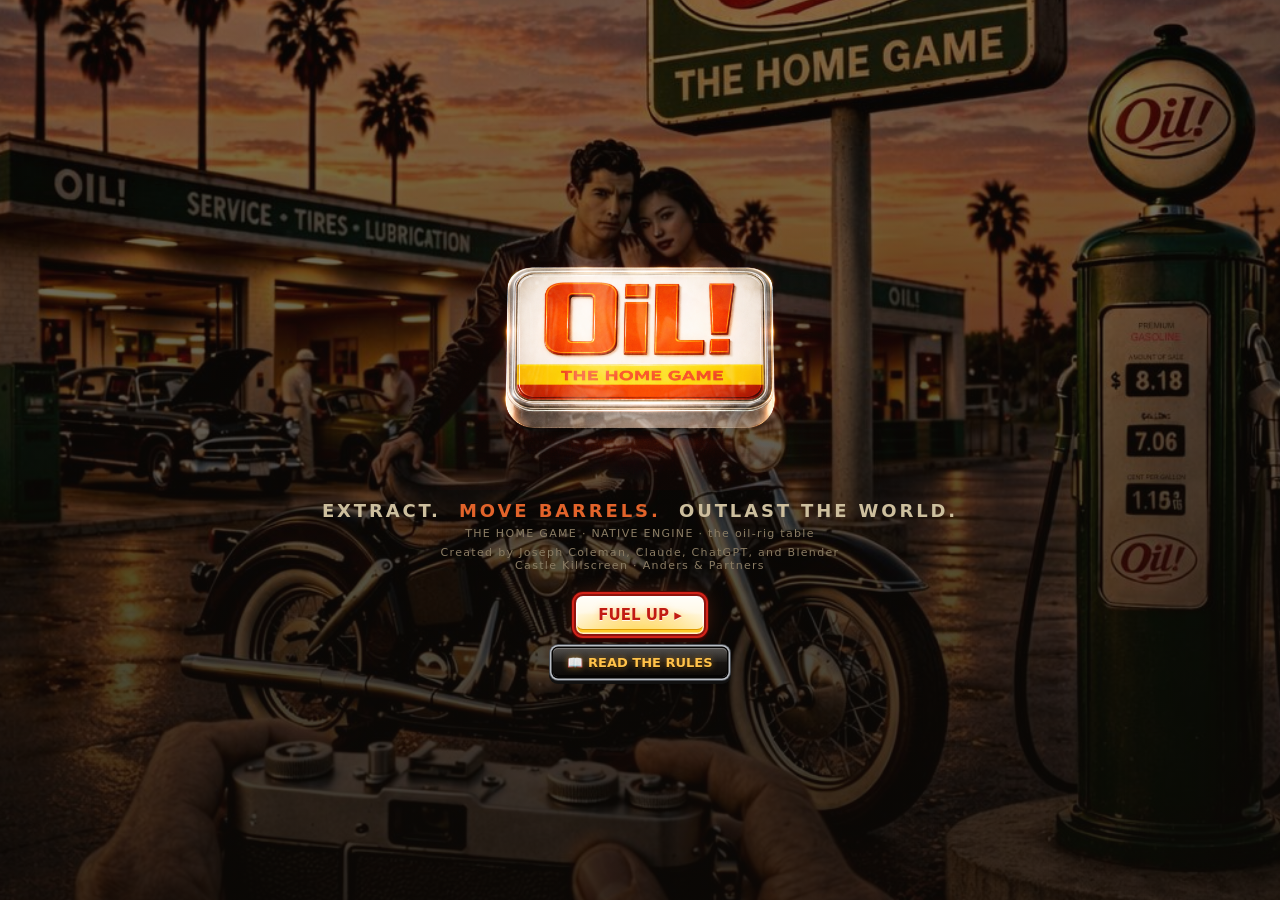
<file: index.html>
<!doctype html><html><head><meta charset="utf-8"><title>OiL! — THE HOME GAME</title>
<meta name="viewport" content="width=device-width,initial-scale=1">
<script>location.replace("gateway.html" + location.search + location.hash);</script>
</head><body style="background:#0a0705;color:#f2c14e;font:16px sans-serif"><a href="gateway.html" style="color:#f2c14e">OiL! — THE HOME GAME</a></body></html>
</file>
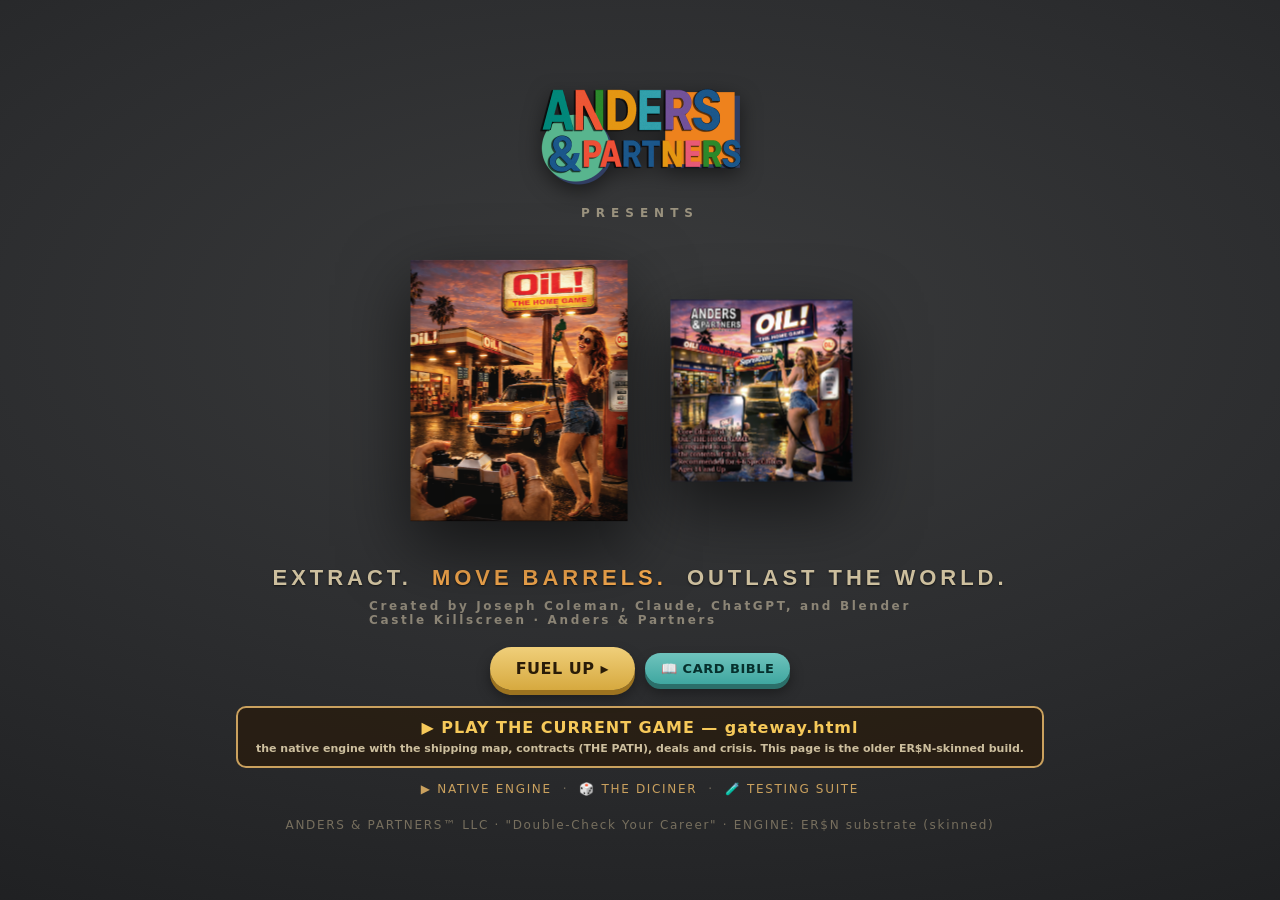
<file: card-bible.html>
<!DOCTYPE html>
<html lang="en">
<head>
<link rel="icon" href="data:,">
<meta charset="utf-8">
<meta name="viewport" content="width=device-width, initial-scale=1, maximum-scale=1">
<title>OiL! — The Home Game</title>
<style>
  :root{
    --slate:#1c2230; --slate2:#262d3d; --ink:#15191f;
    --gold:#d6a93f; --gold-lite:#f0cf7a; --juice:#e58a2a; --juice-lite:#f6a94e;
    --cream:#efe6cf; --paper:#e9dcbd;
    --candy1:#e8743b; --candy2:#3fa7a0; --candy3:#d8497a; --candy4:#6b8f3a; --candy5:#9a6bbf; --candy6:#dcae23;
    --red:#c0392b; --shadow:#7a5aa6;
    --panel:#222a39;
  }
  *{box-sizing:border-box;-webkit-user-select:none;user-select:none}
  html,body{margin:0;height:100%;background:var(--slate);color:var(--cream);
    font-family:"Trebuchet MS","Segoe UI",system-ui,sans-serif;overflow:hidden}
  .screen{position:fixed;inset:0;display:none;flex-direction:column}
  .screen.on{display:flex}

  /* ---------- shared candy buttons ---------- */
  button.candy{font-family:inherit;font-weight:800;letter-spacing:.5px;cursor:pointer;border:none;
    border-radius:999px;padding:12px 26px;font-size:16px;color:#2a1c08;
    background:linear-gradient(180deg,var(--gold-lite),var(--gold));
    box-shadow:0 5px 0 #9c7320,0 8px 14px rgba(0,0,0,.4);transition:transform .08s,box-shadow .08s}
  button.candy:active{transform:translateY(4px);box-shadow:0 1px 0 #9c7320,0 3px 8px rgba(0,0,0,.4)}
  button.candy.alt{background:linear-gradient(180deg,#6fc3bd,var(--candy2));color:#06302d;box-shadow:0 5px 0 #2b6f6a,0 8px 14px rgba(0,0,0,.4)}
  button.candy.sm{padding:8px 16px;font-size:13px}
  button.candy:disabled{filter:grayscale(.6) brightness(.8);cursor:default}

  /* ---------- BOOT / TITLE ---------- */
  #boot{align-items:center;justify-content:center;
    background:radial-gradient(120% 90% at 50% 36%,#3a3b3c 0%,#2c2d2f 45%,#1a1b1d 100%)}
  .wordmark{font-family:Georgia,"Times New Roman",serif;font-weight:700;
    font-size:clamp(70px,17vw,200px);line-height:.9;letter-spacing:.02em;
    color:var(--gold-lite);
    text-shadow:0 0 36px rgba(229,160,60,.85),0 0 90px rgba(229,160,60,.45);
    -webkit-text-stroke:2px #5a4214;animation:flickerIn 1.1s ease both}
  @keyframes flickerIn{0%{opacity:0}40%{opacity:.4}55%{opacity:.9}60%{opacity:.5}100%{opacity:1}}
  .tagline{margin-top:18px;font-family:"Trebuchet MS",sans-serif;font-weight:800;
    color:#cdbf9e;letter-spacing:.18em;font-size:clamp(13px,2.4vw,22px);text-align:center;
    text-shadow:0 1px 2px rgba(0,0,0,.6)}
  .tagline b{color:var(--juice-lite)}
  .byline{margin-top:8px;color:#8c8576;letter-spacing:.22em;font-size:12px;font-weight:700}
  #boot .presents{width:min(46vw,300px);filter:drop-shadow(0 6px 10px rgba(0,0,0,.5));animation:flickerIn 1s ease both}
  #boot .presents-sub{margin-top:-6px;color:#9a927e;letter-spacing:.5em;font-size:12px;font-weight:800;animation:flickerIn 1.4s ease both;
    position:relative;z-index:3}   /* sits ABOVE the spinning boxes — a 3D face must never cover the credit */
  #boot .sub{margin-top:16px;padding-bottom:6px;color:#776f5e;font-size:12px;letter-spacing:.14em;text-align:center}
  #boot .start-hint{animation:pulse 1.6s infinite}   /* FIT 1125: no own margin — it sat 22px lower than CARD BIBLE */
  /* FIT 1125: the logo PNG is a 1200² canvas with the mark in a band across the middle (rows ~263-646). Crop to that
     band so ~150px of transparent sky stops pushing the stack off the top of a 720-tall window. */
  #boot .presents{aspect-ratio:2/1;object-fit:cover;object-position:50% 26%}
  #boot .boot-btns{display:flex;gap:10px;margin-top:20px;align-items:center}
  /* FIT 1125: scale the title stack by viewport HEIGHT (1280x720, 1024x640 fit with nothing clipped) */
  @media (max-height:820px){
    #boot .presents{width:min(46vw,220px)}
    #boot .presents-sub{margin-top:2px}
    #boot .boxduo{margin-top:14px;margin-bottom:6px}
    #boot .stage3d.mini{zoom:.6}
    #boot .tagline{margin-top:10px}
    #boot .byline{margin-top:4px}
    #boot .boot-btns{margin-top:12px}
    #boot #currentGame{margin-top:10px!important;padding:6px 16px!important}
    #boot .sub{margin-top:8px!important;padding-bottom:0}
  }
  @media (max-height:680px){
    #boot .presents{width:min(46vw,180px)}
    #boot .boxduo{margin-top:10px;margin-bottom:4px}
    #boot .stage3d.mini{zoom:.5}
    #boot .tagline{margin-top:6px;font-size:clamp(13px,2.4vw,18px)}
    #boot .boot-btns{margin-top:10px}
    #boot #currentGame{margin-top:8px!important}
    #boot .sub{margin-top:6px!important}
  }
  @keyframes pulse{0%,100%{opacity:.5}50%{opacity:1}}
  /* 3D box (built to the 10.5×10.5×2 print spec) — slow spin + zoom */
  .stage3d{perspective:1300px;width:min(72vw,440px);height:min(44vh,420px);
    display:flex;align-items:center;justify-content:center;filter:drop-shadow(0 30px 40px rgba(0,0,0,.6))}
  .box3d{position:relative;width:300px;height:300px;transform-style:preserve-3d;
    animation:boxspin 18s linear infinite, boxzoom 7.5s ease-in-out infinite alternate}
  @keyframes boxspin{from{transform:rotateX(-17deg) rotateY(-22deg)}to{transform:rotateX(-17deg) rotateY(338deg)}}
  /* Was .84 -> 1.12. At 1.12 a 300px face plus its 61px depth, rotated and under 1300px of
     perspective, projects WIDER AND TALLER than the 440x380 stage — so the box escaped its box
     and sat on top of the PRESENTS line above it. Breathing room instead of a bigger swing: the
     zoom is gentler and the stage is given real height. */
  @keyframes boxzoom{from{scale:.88}to{scale:1.0}}
  /* depth = 61px ≈ 300 × (spine 174 / face 858) — matches the print 10.5×10.5×2 spine art exactly */
  .bxface{position:absolute;backface-visibility:hidden;background-size:cover;background-position:center;
    box-shadow:inset 0 0 34px rgba(0,0,0,.28)}   /* no hard border — that was the black seam line */
  .bx-front,.bx-back{inset:0}
  .bx-front{background-image:url(assets/box/top.png);transform:translateZ(30.5px)}
  .bx-back{background-image:url(assets/box/top.png);filter:brightness(.45);transform:rotateY(180deg) translateZ(30.5px)}
  /* left/right edges: spine art is portrait (174×858) and fits these portrait faces directly */
  .bx-right,.bx-left{width:61px;height:300px;left:119.5px;top:0;background-image:url(assets/box/spine.png)}
  .bx-right{transform:rotateY(90deg) translateZ(150px)}
  .bx-left{transform:rotateY(-90deg) translateZ(150px);filter:brightness(.82)}
  /* top/bottom edges are landscape — rotate the portrait spine 90° (via ::before) so the seam runs along the edge */
  .bx-top,.bx-bottom{width:300px;height:61px;left:0;top:119.5px;overflow:hidden}
  .bx-top::before,.bx-bottom::before{content:"";position:absolute;top:50%;left:50%;width:61px;height:300px;
    background:url(assets/box/spine.png) center/cover;transform:translate(-50%,-50%) rotate(90deg)}
  .bx-top{transform:rotateX(90deg) translateZ(150px)}
  .bx-bottom{transform:rotateX(-90deg) translateZ(150px);filter:brightness(.5)}

  /* ---------- the two boxes spinning side by side ---------- */
  /* The 3D faces project OUTSIDE their stage (perspective + rotateX lifts the top edge), so the
     duo needs real clearance above, not just a smaller zoom — otherwise the box climbs onto the
     PRESENTS line. Clearance above, a little below for the tagline. */
  .boxduo{display:flex;align-items:center;justify-content:center;gap:min(4vw,30px);flex-wrap:nowrap;
    margin-top:26px;margin-bottom:12px;position:relative;z-index:1}
  .stage3d.mini{width:min(40vw,250px);height:340px;zoom:.85}   /* FIT 1125: the stage holds the WHOLE projected box (300 face + its lift), then zooms to the viewport height — no face climbs onto PRESENTS or the tagline */
  /* EXPANSION box (10.5×10.5×2, smaller) — blue, the SuprexCore PREMIUM badge as the spine */
  .box-exp{position:relative;width:210px;height:210px;transform-style:preserve-3d;
    animation:boxspin 18s linear infinite reverse, boxzoom 7.5s ease-in-out infinite alternate;animation-delay:-4s}
  .exface{position:absolute;backface-visibility:hidden;overflow:hidden;
    background:linear-gradient(155deg,#3157c7 0%,#1b337f 46%,#0c1a4d 100%);
    box-shadow:inset 0 0 30px rgba(0,0,0,.45),inset 0 0 0 1px rgba(120,160,255,.18)}
  .ex-front,.ex-back{inset:0;display:flex;flex-direction:column;align-items:center;justify-content:center;text-align:center;padding:14px}
  .ex-front{transform:translateZ(22px)}
  /* the cover sits UNDER the kicker; the gradient beneath survives as the fallback if the art
     is ever missing, so a 404 degrades to the old blue box rather than to nothing. */
  /* THE expansion cover — 'OIL BOX TOP 0416 modern final'. This is the real box top, not a
     variant: the art itself carries 'OIL! EXPANSION EDITION' on the storefront, the SuprexCore
     PREMIUM flash, and the whole legal block (core edition required · 4-6 Speculators · 14+).
     So no kicker is drawn over it — the artwork already says everything a box front says, and
     an overlaid 'THE EXPANSION' would be a second, worse version of a line already in the picture. */
  .ex-front.has-cover{background-image:url(assets/box/covers/expansion.png);
    background-size:cover;background-position:center}
  .ex-front.has-cover .kick{display:none}
  .ex-front .flash{width:88%;filter:drop-shadow(0 4px 8px rgba(0,0,0,.5))}
  .ex-front .kick{margin-top:6px;font-family:Georgia,serif;font-weight:700;color:#e9d9a6;letter-spacing:.14em;font-size:13px;
    text-shadow:0 1px 2px rgba(0,0,0,.6)}
  .ex-front .kick b{color:#f6c95a}
  /* the NEW BACK — a real expansion back-of-box */
  .ex-back{transform:rotateY(180deg) translateZ(22px);
    background:linear-gradient(155deg,#23408f 0%,#142a63 50%,#091436 100%)}
  .ex-back .bt{font-family:Georgia,serif;color:#f6c95a;font-weight:700;font-size:15px;letter-spacing:.06em}
  .ex-back .bs{margin-top:4px;color:#cdd8ff;font-size:9.5px;letter-spacing:.16em;font-weight:800}
  .ex-back ul{list-style:none;margin:9px 0 0;padding:0;display:flex;flex-direction:column;gap:4px}
  .ex-back li{color:#dfe7ff;font-size:9.5px;letter-spacing:.05em}
  .ex-back li b{color:#7fd6a3}
  .ex-back .req{margin-top:9px;color:#9fb0e6;font-size:8px;letter-spacing:.18em;font-weight:800}
  /* spine (portrait edges) carries the badge, rotated to run up the box */
  .ex-right,.ex-left{width:44px;height:210px;left:83px;top:0}
  .ex-right{transform:rotateY(90deg) translateZ(105px)}
  .ex-left{transform:rotateY(-90deg) translateZ(105px);filter:brightness(.84)}
  .ex-right .spine-badge,.ex-left .spine-badge{position:absolute;top:50%;left:50%;width:200px;
    transform:translate(-50%,-50%) rotate(90deg);filter:drop-shadow(0 3px 6px rgba(0,0,0,.5))}
  .ex-top,.ex-bottom{width:210px;height:44px;left:0;top:83px}
  .ex-top{transform:rotateX(90deg) translateZ(105px)}
  .ex-bottom{transform:rotateX(-90deg) translateZ(105px);filter:brightness(.5)}
  .ex-top .cap,.ex-bottom .cap{position:absolute;top:50%;left:50%;transform:translate(-50%,-50%);
    color:#9fb0e6;font-size:8px;letter-spacing:.34em;font-weight:800;white-space:nowrap}

  /* ---------- SETUP ---------- */
  #setup{align-items:center;justify-content:center;gap:6px;padding:24px;overflow-y:auto;
    background:linear-gradient(rgba(14,17,25,.62),rgba(10,13,20,.82)),url("assets/board/oil_board.png") center/cover fixed}
  #setup h2{font-family:Georgia,serif;color:var(--gold-lite);margin:.2em 0 0;font-size:28px;letter-spacing:.04em}
  #setup .setup-sub{color:#9aa3b4;font-size:12px;font-weight:800;letter-spacing:.14em;margin-bottom:10px}
  .chip.unofficial{opacity:.45}
  .card{background:var(--panel);border:1px solid #36405a;border-radius:18px;padding:20px 24px;
    box-shadow:0 16px 40px rgba(0,0,0,.5);max-width:780px;width:100%}
  .row{display:flex;align-items:center;gap:12px;margin:14px 0;flex-wrap:wrap}
  .row .lbl{width:130px;color:#aeb6c6;font-weight:700;font-size:14px;letter-spacing:.04em}
  .seg{display:flex;gap:6px;flex-wrap:wrap}
  .chip{padding:8px 14px;border-radius:999px;background:#1a2030;
    color:#cfd6e4;font-weight:800;cursor:pointer;border:2px solid #39455f}
  .chip.on{background:linear-gradient(180deg,var(--gold-lite),var(--gold));color:#2a1c08;border-color:#9c7320}
  .toggle{display:inline-flex;align-items:center;gap:10px;cursor:pointer}
  .switch{width:52px;height:28px;border-radius:999px;background:#39455f;position:relative;transition:background .15s}
  .switch i{position:absolute;top:3px;left:3px;width:22px;height:22px;border-radius:50%;background:#cdd4e2;transition:left .15s}
  .switch.on{background:var(--shadow)} .switch.on i{left:27px;background:#fff}
  .seats{display:flex;flex-direction:column;gap:8px;margin-top:6px}
  .seat{display:flex;align-items:center;gap:12px;background:#1a2031;border-radius:12px;padding:8px 12px}
  .seat .pawnico{width:26px;height:32px;flex:0 0 auto}
  .seat .nm{flex:1;font-weight:800}
  .seat .role{color:#8b93a4;font-size:12px;font-weight:600}
  .seat .hb{display:flex;gap:6px}
  .miniel{font-size:11px;color:#9aa3b4;font-weight:700}
  /* character frames (use the real printed portrait art) */
  .cgrid{display:grid;grid-template-columns:repeat(auto-fit,minmax(148px,1fr));gap:10px;width:100%}
  #seats.cgrid{max-height:42vh;overflow-y:auto;padding-right:4px}
  .cframe{background:#161b26;border:1px solid #36405a;border-top:3px solid var(--ch,#d6a93f);
    border-radius:12px;overflow:hidden;display:flex;flex-direction:column;box-shadow:0 6px 16px rgba(0,0,0,.35)}
  .cframe .port{width:100%;height:118px;background:#0e1219 center 18%/cover no-repeat;border-bottom:1px solid #2c3547}
  .cframe .body{padding:8px 10px 10px;display:flex;flex-direction:column;gap:3px;flex:1}
  .cframe .nm{font-family:Georgia,serif;font-weight:700;font-size:15px;color:var(--gold-lite);line-height:1}
  .cframe .role{font-size:9.5px;letter-spacing:.08em;color:#9aa3b4;font-weight:800;text-transform:uppercase}
  .cframe .line{font-size:11px;font-style:italic;color:#cdbf9e;line-height:1.3;min-height:30px;margin-top:3px}
  .cframe .tell{font-size:9.5px;color:#7f8aa0;line-height:1.25;min-height:24px}
  .cframe .seatbtn{margin-top:6px;align-self:flex-start}

  /* ---------- GAME ---------- */
  #game{flex-direction:row;background:#11151d}
  #boardwrap{flex:1;position:relative;min-width:0;display:flex;align-items:center;justify-content:center;overflow:hidden}
  #board{display:block;max-width:100%;max-height:100%}
  #collapseFlash{position:absolute;inset:0;pointer-events:none;background:radial-gradient(circle,rgba(192,57,43,.0),rgba(192,57,43,.0));mix-blend-mode:screen}
  .banner{position:absolute;top:14px;left:50%;transform:translateX(-50%);
    background:rgba(192,57,43,.92);color:#fff;font-weight:900;letter-spacing:.12em;
    padding:8px 22px;border-radius:999px;box-shadow:0 6px 20px rgba(0,0,0,.5);display:none;z-index:5}

  /* right rail */
  #rail{width:336px;flex:0 0 336px;background:linear-gradient(180deg,#1d2433,#161b26);
    border-left:1px solid #2c3547;display:flex;flex-direction:column;min-height:0}
  .rail-h{padding:10px 14px;display:flex;align-items:center;gap:10px;border-bottom:1px solid #2c3547}
  .rail-h .er{font-family:Georgia,serif;font-weight:700;color:var(--gold-lite);font-size:20px;text-shadow:0 0 12px rgba(229,160,60,.5)}
  .rail-h .tg{font-size:10px;color:#8b93a4;letter-spacing:.12em;line-height:1.2}

  .meters{display:flex;gap:10px;padding:10px 14px;border-bottom:1px solid #2c3547}
  .meter{flex:1;background:#11161f;border-radius:12px;padding:8px;text-align:center}
  .meter .mlbl{font-size:10px;letter-spacing:.1em;color:#9aa3b4;font-weight:800}
  .meter .mval{font-size:13px;font-weight:900;margin-top:2px}
  .pips{display:flex;gap:3px;justify-content:center;margin-top:6px}
  .pip{width:14px;height:14px;border-radius:4px;background:#28303f;transition:background .2s,box-shadow .2s}
  .pip.f-g{background:linear-gradient(180deg,#f0a94e,#c0392b);box-shadow:0 0 8px rgba(192,57,43,.6)}
  .pip.f-s{background:linear-gradient(180deg,#b18bd8,#6c3fae);box-shadow:0 0 8px rgba(124,63,174,.6)}

  #players{flex:1;overflow-y:auto;padding:10px 12px;display:flex;flex-direction:column;gap:8px}
  .pl{background:#1a2130;border-radius:14px;padding:9px 10px;border:2px solid transparent;transition:border-color .2s,transform .2s}
  .pl.active{border-color:var(--gold);transform:scale(1.015);box-shadow:0 0 0 1px var(--gold),0 6px 18px rgba(0,0,0,.4)}
  .pl.burned{filter:grayscale(.5) brightness(.8)}
  .pl .top{display:flex;align-items:center;gap:9px}
  .pl .pawnico{width:24px;height:30px;flex:0 0 auto}
  .pl .nm{font-weight:900;font-size:14px;flex:1;line-height:1}
  .pl .loc{font-size:10px;font-weight:800;letter-spacing:.06em;color:#0e1117;background:var(--gold-lite);border-radius:6px;padding:2px 7px}
  .pl .loc.lounge{background:var(--juice-lite)}
  .stats{display:flex;gap:6px;margin-top:8px}
  .stat{flex:1;background:#11161f;border-radius:9px;padding:5px 2px;text-align:center}
  .stat .sv{font-weight:900;font-size:15px;line-height:1}
  .stat .sn{font-size:9px;letter-spacing:.06em;color:#8b93a4;font-weight:800;margin-top:2px}
  .stat.j .sv{color:var(--juice-lite)} .stat.h .sv{color:#6fc3bd}
  .stat.t .sv{color:#9fd06a} .stat.r .sv{color:#e0726a}
  .extra{display:flex;align-items:center;gap:10px;margin-top:7px;min-height:18px}
  .coins{display:flex;gap:2px}
  .coin{width:19px;height:19px;background:url("assets/sprites/COIN SEC SIDEcolor.png") center/contain no-repeat;
    filter:drop-shadow(0 1px 2px rgba(0,0,0,.5))}
  .assets{display:flex;gap:3px;flex-wrap:wrap}
  .acard{width:22px;height:31px;border-radius:3px;border:1px solid #000;background:#efe6cf center/cover no-repeat;
    box-shadow:0 1px 2px rgba(0,0,0,.5)}
  .acard.fd{background:repeating-linear-gradient(45deg,#2c3547,#2c3547 3px,#39455f 3px,#39455f 6px)}
  .acard.dirty{box-shadow:0 0 0 1.5px #7a4a2a,0 1px 2px rgba(0,0,0,.5)}
  .acard.clean{box-shadow:0 0 0 1.5px #4f8f5a,0 1px 2px rgba(0,0,0,.5)}

  /* real card-face spotlight over the board */
  #spotlight{position:absolute;left:14px;bottom:14px;width:150px;background:#0e1219ee;
    border:1px solid #3a455f;border-radius:10px;padding:8px;box-shadow:0 10px 30px rgba(0,0,0,.6);
    transform:translateY(8px);opacity:0;transition:opacity .25s,transform .25s;pointer-events:none;z-index:6}
  #spotlight.on{opacity:1;transform:translateY(0)}
  #spotlight .face{width:100%;aspect-ratio:21/32;background:#efe6cf center/cover no-repeat;border-radius:6px;border:1px solid #000}
  #spotlight .tag{font-size:10px;font-weight:800;letter-spacing:.06em;margin-top:6px;color:var(--gold-lite)}
  #spotlight .who{font-size:10px;color:#9aa3b4}

  /* controls */
  #controls{border-top:1px solid #2c3547;padding:10px 12px;display:flex;flex-direction:column;gap:8px}
  .ctl-row{display:flex;align-items:center;gap:8px}
  #die{width:54px;height:54px;border-radius:12px;background:var(--paper);box-shadow:inset 0 0 0 2px #c7b88f,0 4px 10px rgba(0,0,0,.4);
    display:flex;align-items:center;justify-content:center;flex:0 0 auto}
  #die img{width:46px;height:46px;image-rendering:auto}
  #die.rolling{animation:wob .12s linear infinite}
  @keyframes wob{0%{transform:rotate(-7deg)}50%{transform:rotate(7deg)}100%{transform:rotate(-7deg)}}
  .speed{display:flex;align-items:center;gap:6px;font-size:11px;color:#9aa3b4;font-weight:700}
  input[type=range]{accent-color:var(--gold)}
  #log{height:120px;overflow-y:auto;background:#0e1219;border-radius:10px;padding:6px 8px;font-size:11.5px;line-height:1.45;color:#aeb6c6}
  #log .t{color:var(--gold-lite);font-weight:800}
  #log .sec{color:#e0726a} #log .sh{color:#b18bd8} #log .good{color:#9fd06a}

  /* ---------- character voice barks (lower-third caption) ---------- */
  #bark{position:absolute;left:50%;bottom:128px;transform:translateX(-50%) translateY(6px);
    max-width:min(80%,560px);display:none;z-index:8;opacity:0;transition:opacity .2s,transform .2s}
  #bark.on{display:block;opacity:1;transform:translateX(-50%) translateY(0)}
  #bark .b{background:linear-gradient(180deg,#222a39,#161b26);border:1px solid #3a455f;border-left-width:4px;
    border-radius:10px;padding:7px 13px;box-shadow:0 8px 22px rgba(0,0,0,.5);font-size:14px;line-height:1.3}
  #bark .who{font-family:Georgia,serif;font-weight:700;font-size:11px;letter-spacing:.06em;margin-right:7px}
  #bark .b.sharky{border-left-color:#7fb0c8;background:linear-gradient(180deg,#1b2730,#12191f)}
  #bark .b.sharky .who{color:#9fd0e0}
  #bark .ln{color:var(--cream);font-style:italic}

  /* ---------- human decision prompt ---------- */
  #prompt{position:absolute;inset:0;display:none;align-items:center;justify-content:center;
    background:rgba(8,10,14,.55);backdrop-filter:blur(2px);z-index:12}
  #prompt.on{display:flex}
  #prompt .box{background:linear-gradient(180deg,#222a39,#171c27);border:1px solid #3a455f;
    border-radius:16px;padding:18px 20px;max-width:min(86vw,560px);box-shadow:0 24px 60px rgba(0,0,0,.6);text-align:center}
  #prompt .ttl{font-family:Georgia,serif;color:var(--gold-lite);font-size:19px;margin-bottom:4px}
  #prompt .sub{color:#9aa3b4;font-size:12px;margin-bottom:14px;line-height:1.4}
  #prompt .opts{display:flex;flex-wrap:wrap;gap:8px;justify-content:center}
  #prompt .opt{font-family:inherit;font-weight:800;cursor:pointer;border:2px solid #3a455f;
    border-radius:12px;padding:9px 14px;font-size:14px;color:var(--cream);background:#1a2031;
    transition:transform .07s,border-color .15s,background .15s;min-width:64px}
  #prompt .opt:hover{border-color:var(--gold);transform:translateY(-1px)}
  #prompt .opt.go{background:linear-gradient(180deg,var(--gold-lite),var(--gold));color:#2a1c08;border-color:#9c7320}
  #prompt .opt.no{background:#241a1a;border-color:#5a3030;color:#e0a0a0}
  #prompt .opt .os{display:block;font-size:10px;font-weight:700;opacity:.8;margin-top:2px}
  #prompt .opt.card{width:108px;min-height:104px;display:flex;flex-direction:column;align-items:center;justify-content:flex-start;gap:3px;padding:8px}
  #prompt .opt.card .ct{font-size:9px;letter-spacing:.05em;font-weight:800}
  #prompt .opt.card.clean{border-color:#4f8f5a} #prompt .opt.card.dirty{border-color:#a06a3a} #prompt .opt.card.cond{border-color:#9a6bbf}
  #prompt .opt.card .cn{font-size:11px;line-height:1.15}
  #prompt .opt.card .cx{font-size:9px;color:#9aa3b4;line-height:1.2;margin-top:auto}

  /* ---------- human hand strip ---------- */
  #hand{position:absolute;left:50%;bottom:10px;transform:translateX(-50%);display:none;
    gap:7px;align-items:flex-end;z-index:7;max-width:96%;flex-wrap:wrap;justify-content:center}
  #hand.on{display:flex}
  .hcard{width:84px;min-height:96px;background:#15191f;border:1px solid #000;border-radius:7px;
    padding:6px;box-shadow:0 5px 14px rgba(0,0,0,.5);display:flex;flex-direction:column;gap:3px;
    transition:transform .1s;cursor:default}
  .hcard .ht{font-size:8.5px;font-weight:800;letter-spacing:.04em}
  .hcard .hn{font-size:10.5px;font-weight:800;color:var(--cream);line-height:1.15}
  .hcard .hx{font-size:8.5px;color:#9aa3b4;line-height:1.2;margin-top:auto}
  .hcard.clean{border-left:3px solid #4f8f5a} .hcard.dirty{border-left:3px solid #a06a3a}
  .hcard.cond{border-left:3px solid #9a6bbf} .hcard.neutral{border-left:3px solid #5b6172}
  .hand-lbl{position:absolute;left:50%;bottom:114px;transform:translateX(-50%);z-index:7;display:none;
    font-size:11px;font-weight:800;letter-spacing:.1em;color:var(--gold-lite);text-shadow:0 1px 3px #000}
  .hand-lbl.on{display:block}

  /* gameover */
  #over{align-items:center;justify-content:center;background:rgba(10,12,16,.92);z-index:20}
  #over .card{text-align:center}
  #over .crown{font-size:54px}
  #over h2{font-size:34px}
  .small{font-size:12px;color:#8b93a4}
  .scoretab{width:100%;border-collapse:collapse;margin:12px 0;font-size:13px}
  .scoretab td{padding:4px 8px;border-bottom:1px solid #2c3547;text-align:left}
  .scoretab td.r{text-align:right;font-weight:800}
  @media (max-width:880px){ #rail{width:280px;flex-basis:280px} }

  /* ---------- CARD BIBLE ---------- */
  #bible{background:linear-gradient(rgba(10,8,6,.93),rgba(8,7,6,.96)),url("assets/board/oil_board.png") center/cover fixed;overflow:hidden}
  .bible-bar{display:flex;align-items:center;justify-content:space-between;padding:14px 22px;border-bottom:1px solid #3a2f22;background:rgba(12,10,8,.7)}
  .bible-title{font-family:Georgia,serif;font-weight:700;color:var(--gold-lite);font-size:22px;letter-spacing:.03em}
  .bible-title .concept{font-family:"Trebuchet MS";font-size:10px;font-weight:800;letter-spacing:.16em;color:#0e1117;background:var(--juice);padding:2px 8px;border-radius:6px;vertical-align:middle;margin-left:8px}
  #bibleBody{flex:1;overflow-y:auto;padding:18px 22px 60px;display:flex;flex-direction:column;gap:22px}
  .bsec h3{color:var(--gold-lite);font-family:Georgia,serif;font-size:17px;margin:0 0 4px;border-bottom:1px solid #3a2f22;padding-bottom:5px;letter-spacing:.04em}
  .bsec .bnote{color:#9a8f7c;font-size:11.5px;margin:0 0 10px;font-style:italic;line-height:1.4}
  .bgrid{display:grid;grid-template-columns:repeat(auto-fill,minmax(220px,1fr));gap:9px}
  .ocard{background:rgba(22,18,14,.82);border:1px solid #3a2f22;border-left:3px solid var(--gold);border-radius:9px;padding:9px 11px}
  .ocard .on{font-weight:800;color:var(--cream);font-size:13px;line-height:1.15}
  .ocard .ot{font-size:9px;font-weight:800;letter-spacing:.08em;color:#b79a5e;text-transform:uppercase;margin-top:2px}
  .ocard .oeff{font-size:11px;color:#a9b0bd;line-height:1.35;margin-top:5px}
  .ocard .otags{font-size:9px;color:#7f8aa0;letter-spacing:.06em;margin-top:5px}
  .ocard.deeds{border-left-color:#d6a93f} .ocard.market{border-left-color:#3fa7a0} .ocard.compet{border-left-color:#c0392b}
  .ocard .ersn{font-size:9px;color:#caa45a;margin-top:4px}
  .frow{display:flex;flex-wrap:wrap;gap:9px}
  .fchip{background:rgba(22,18,14,.82);border:1px solid #3a2f22;border-top:3px solid var(--fc,#d6a93f);border-radius:9px;padding:9px 12px;min-width:170px;flex:1}
  .fchip .fb{font-weight:800;color:var(--cream);font-size:13px}
  .fchip .fr{font-size:10px;color:#9a8f7c;letter-spacing:.05em}
  .fchip .fd{font-size:10.5px;color:#a9b0bd;margin-top:4px;line-height:1.3}
  .fchip .fm{font-size:9px;color:#caa45a;margin-top:4px}
  .dice-row{display:flex;flex-wrap:wrap;gap:10px}
  .die-chip{display:flex;align-items:center;gap:10px;background:rgba(22,18,14,.82);border:1px solid #3a2f22;border-radius:10px;padding:9px 12px;min-width:240px;flex:1}
  .die-face{width:30px;height:30px;border-radius:7px;flex:0 0 auto;box-shadow:inset 0 0 0 2px rgba(255,255,255,.18)}
  .die-chip .dn{font-weight:800;color:var(--cream);font-size:13px}
  .die-chip .dr{font-size:10px;color:#9aa3b4;line-height:1.3}
  .die-chip .dc{font-size:9px;color:#c08a4a}
  .openrule{background:rgba(22,18,14,.7);border:1px solid #3a2f22;border-radius:8px;padding:8px 11px;margin-bottom:7px}
  .openrule .oid{font-weight:800;color:var(--juice-lite);font-size:11px;letter-spacing:.05em}
  .openrule .oq{font-size:11px;color:#a9b0bd;line-height:1.4;margin-top:3px}
</style>
</head>
<body>

<!-- ===================== BOOT ===================== -->
<section id="boot" class="screen on">
  <img class="presents" src="assets/logo/classic_logo.png" alt="Anders & Partners">
  <div class="presents-sub">PRESENTS</div>
  <div class="boxduo">
    <div class="stage3d mini"><div class="box3d" id="box3d">
      <div class="bxface bx-front"></div><div class="bxface bx-back"></div>
      <div class="bxface bx-right"></div><div class="bxface bx-left"></div>
      <div class="bxface bx-top"></div><div class="bxface bx-bottom"></div>
    </div></div>
    <div class="stage3d mini"><div class="box-exp" id="boxExp">
      <!-- The expansion front is REAL COVER ART now (the modern cut, which already carries the
           SuprexCore PREMIUM flash baked in) — it used to be a CSS gradient with the flash PNG
           laid on top, which is why it read as a blue placeholder next to the real base-game box.
           The separate <img class="flash"> is gone on purpose: the badge is in the artwork, and
           two of them stacked. -->
      <div class="exface ex-front has-cover">
        <div class="kick">THE <b>EXPANSION</b></div>
      </div>
      <div class="exface ex-back">
        <div class="bt">OiL! — THE EXPANSION</div>
        <div class="bs">NOW WITH SUPREXCORE™ PREMIUM</div>
        <ul>
          <li><b>+</b> the GREEN ANDERS die (4th)</li>
          <li><b>+</b> MEGASTRUCTURES</li>
          <li><b>+</b> INTERNATIONAL WELL SERVICE</li>
          <li><b>+</b> HQs &amp; the shadow market</li>
        </ul>
        <div class="req">REQUIRES THE BASE GAME</div>
      </div>
      <div class="exface ex-right"><img class="spine-badge" src="assets/box/suprexcore_web.png" alt=""></div>
      <div class="exface ex-left"><img class="spine-badge" src="assets/box/suprexcore_web.png" alt=""></div>
      <div class="exface ex-top"><span class="cap">SUPREXCORE PREMIUM</span></div>
      <div class="exface ex-bottom"><span class="cap">ANDERS &amp; PARTNERS</span></div>
    </div></div>
  </div>
  <div class="tagline">EXTRACT. &nbsp;<b>MOVE BARRELS.</b>&nbsp; OUTLAST THE WORLD.</div>
  <div class="byline">Created by Joseph Coleman, Claude, ChatGPT, and Blender<br>Castle Killscreen · Anders &amp; Partners</div>
  <div class="boot-btns">
    <button class="candy start-hint" id="bootBtn">FUEL UP ▸</button>
    <button class="candy alt sm" id="bibleBtn">📖 CARD BIBLE</button>
  </div>
  <a href="gateway.html" id="currentGame" style="display:block;margin-top:16px;padding:10px 18px;border:2px solid #caa15e;border-radius:10px;color:#f6c95a;font-weight:800;letter-spacing:.06em;text-decoration:none;text-align:center;background:rgba(40,26,10,.7)">
    ▶ PLAY THE CURRENT GAME — gateway.html<br><span style="font-weight:600;font-size:11px;color:#cdbf9e;letter-spacing:0">the native engine with the shipping map, contracts (THE PATH), deals and crisis. This page is the older ER$N-skinned build.</span></a>
  <div class="sub" style="margin-top:14px">
    <a href="oil-native.html" style="color:#caa15e;text-decoration:none">▶ NATIVE ENGINE</a> &nbsp;·&nbsp;
    <a href="diciner.html" style="color:#caa15e;text-decoration:none">🎲 THE DICINER</a> &nbsp;·&nbsp;
    <a href="test-lab.html" style="color:#caa15e;text-decoration:none">🧪 TESTING SUITE</a>
  </div>
  <div class="sub">ANDERS &amp; PARTNERS™ LLC · "Double-Check Your Career" · ENGINE: ER$N substrate (skinned)</div>
</section>

<!-- ===================== SETUP ===================== -->
<section id="setup" class="screen">
  <h2>THE SPECULATORS</h2>
  <div class="setup-sub">4–6 SPECULATORS · AGES 14+ · PREDATORY CAPITALISM FOR THE WHOLE FAMILY</div>
  <div class="card">
    <div class="row">
      <div class="lbl">PLAYERS</div>
      <div class="seg" id="countSeg"></div>
    </div>
    <div class="row">
      <div class="lbl">EXPANSION</div>
      <label class="toggle" id="expToggle">
        <span class="switch on"><i></i></span>
        <span class="miniel">SuprexCore — the Green Anders Die · Shadow Market · Megastructures register <i>(engine: ER$N expansion substrate)</i></span>
      </label>
    </div>
    <div class="row">
      <div class="lbl">EDITION</div>
      <div class="seg" id="editionSeg"></div>
      <span class="miniel" id="editionNote" style="flex:1"></span>
    </div>
    <div class="row" style="align-items:flex-start">
      <div class="lbl">CAST</div>
      <div class="seats cgrid" id="seats" style="flex:1"></div>
    </div>
    <div class="row" style="justify-content:space-between">
      <span class="small">Tap a seat to toggle <b>YOU</b> / <b>BOT</b>. Characters dealt at random.</span>
      <div style="display:flex;gap:10px">
        <button class="candy alt sm" id="reshuffle">RE-DEAL</button>
        <button class="candy" id="startBtn">OPEN THE MARKET ▸</button>
      </div>
    </div>
  </div>
</section>

<!-- ===================== GAME ===================== -->
<section id="game" class="screen">
  <div id="boardwrap">
    <canvas id="board" width="1000" height="1000"></canvas>
    <div id="collapseFlash"></div>
    <div class="banner" id="banner"></div>
    <div id="spotlight"><div class="face"></div><div class="tag">—</div><div class="who"></div></div>
    <div class="hand-lbl" id="handLbl"></div>
    <div id="bark"><div class="b"><span class="who"></span><span class="ln"></span></div></div>
    <div id="hand"></div>
    <div id="prompt"><div class="box"><div class="ttl" id="pTtl">—</div><div class="sub" id="pSub"></div><div class="opts" id="pOpts"></div></div></div>
  </div>
  <aside id="rail">
    <div class="rail-h">
      <div class="er">OiL!</div>
      <div class="tg">THE HOME GAME<br>PREDATORY CAPITALISM FOR THE FAMILY</div>
    </div>
    <div class="meters">
      <div class="meter"><div class="mlbl">GLOBAL CRISIS</div><div class="mval" id="gsVal">0 / 8</div><div class="pips" id="gsPips"></div></div>
      <div class="meter" id="shadowMeter"><div class="mlbl">SHADOW MARKET</div><div class="mval" id="ssVal">0 / 8</div><div class="pips" id="ssPips"></div></div>
    </div>
    <div id="players"></div>
    <div id="controls">
      <div class="ctl-row">
        <div id="die"><img id="dieImg" src="assets/die/d1.png" alt="die"></div>
        <button class="candy sm" id="nextBtn" style="flex:1">NEXT TURN ▸</button>
        <button class="candy alt sm" id="autoBtn">AUTO ▸</button>
      </div>
      <div class="ctl-row speed">
        <span>SLOW</span><input type="range" id="speed" min="200" max="1600" value="650" style="flex:1"><span>FAST</span>
        <button class="candy sm" id="muteBtn" title="sound" style="margin-left:4px">🔊</button>
        <button class="candy sm" id="newBtn">NEW</button>
      </div>
      <div id="log"></div>
    </div>
  </aside>
</section>

<!-- ===================== CARD BIBLE ===================== -->
<section id="bible" class="screen">
  <div class="bible-bar">
    <div class="bible-title">OiL! — CARD BIBLE <span class="concept">CONCEPT</span></div>
    <button class="candy alt sm" id="bibleBack">◂ BACK</button>
  </div>
  <div id="bibleBody"></div>
</section>

<!-- ===================== GAME OVER ===================== -->
<section id="over" class="screen">
  <div class="card">
    <div class="crown">👑</div>
    <h2 id="overTitle">—</h2>
    <div class="small" id="overReason"></div>
    <table class="scoretab" id="scoretab"></table>
    <button class="candy" id="overBtn">PLAY AGAIN ▸</button>
  </div>
</section>

<script src="src/data.js"></script>
<script src="src/oil-content.js"></script>
<script src="src/oil-skin.js"></script>
<script src="src/engine.js"></script>
<script src="src/voices.js"></script>
<script src="src/sfx.js"></script>
<script>
(function(){
"use strict";
const $=s=>document.querySelector(s), $$=s=>[...document.querySelectorAll(s)];
const show=id=>{$$('.screen').forEach(s=>s.classList.toggle('on',s.id===id));};
/* OiL! SKIN: the ER$N engine below runs UNCHANGED (its balance is byte-faithful).
   We only (a) give each engine character an OiL! faction DISPLAY name — the engine
   still keys logic on the original .name — and (b) relabel decks/meters/locations
   to OiL!'s charter grammar. No OiL! rule is invented (House Rule 5). */
if(window.OILSKIN) OILSKIN.applyToCharacters();
const DN  = p => (window.OILSKIN ? OILSKIN.dn(p) : ((p&&p.name)||p));        // faction display name
const LBL = k => (window.OILSKIN ? OILSKIN.label(k) : k);                    // relabel ER$N noun

/* ---------- assets ---------- */
const IMG={};
function load(src){return new Promise(r=>{const i=new Image();i.onload=()=>r(i);i.onerror=()=>r(null);i.src=src;IMG[src]=i;});}
const A={board:'assets/sprites/HYSCORE GATEWAY.png', juice:'assets/juice_blob.png',
  pawn:'assets/sprites/BW PAWN.png',
  die:[1,2,3,4,5,6].map(n=>`assets/die/d${n}.png`)};
let boardImg=null, juiceImg=null, pawnSprite=null, dieImgs=[];
Promise.all([load(A.board),load(A.juice),load(A.pawn),...A.die.map(load)]).then(r=>{
  boardImg=r[0]; juiceImg=r[1]; pawnSprite=r[2]; dieImgs=r.slice(3);
});

/* ---- pawn sprites: tint the shaded BW master (BW PAWN.png) to each character hex ----
   Keys the white background to alpha and multiplies the grayscale shading by the color so
   every pawn shares one silhouette/lighting but reads as its owner's color. Cached per hex. */
const pawnTints={};
function tintPawn(hex){
  if(pawnTints[hex]) return pawnTints[hex];
  if(!pawnSprite) return null;
  const sw=pawnSprite.naturalWidth||pawnSprite.width, sh=pawnSprite.naturalHeight||pawnSprite.height;
  const tmp=document.createElement('canvas');tmp.width=sw;tmp.height=sh;
  const tc=tmp.getContext('2d');tc.drawImage(pawnSprite,0,0);
  let img;try{img=tc.getImageData(0,0,sw,sh);}catch(e){return null;}
  const d=img.data;
  const cr=parseInt(hex.slice(1,3),16),cg=parseInt(hex.slice(3,5),16),cb=parseInt(hex.slice(5,7),16);
  let minX=sw,minY=sh,maxX=0,maxY=0;
  for(let i=0;i<d.length;i+=4){
    const r=d[i],g=d[i+1],b=d[i+2];
    const lum=(r*0.299+g*0.587+b*0.114);
    // alpha: white bg(255)->0, pawn body(~150)->opaque, soft drop-shadow fades out
    let a=(250-lum)/60; a=a<0?0:a>1?1:a;
    if(a<=0.02){d[i+3]=0;continue;}
    // shade factor around the master's mid-gray so highlights/shadows survive the tint,
    // capped so light base colors (cream/mauve) don't blow out to white at the gloss
    let s=lum/185; s=s<0.4?0.4:s>1.32?1.32:s;
    d[i]=Math.min(255,cr*s); d[i+1]=Math.min(255,cg*s); d[i+2]=Math.min(255,cb*s);
    d[i+3]=Math.round(a*255);
    const px=(i>>2)%sw, py=(i>>2)/sw|0;
    if(px<minX)minX=px; if(px>maxX)maxX=px; if(py<minY)minY=py; if(py>maxY)maxY=py;
  }
  tc.putImageData(img,0,0);
  // trim to the pawn's bounding box so it isn't a speck in a big transparent frame
  const bw=Math.max(1,maxX-minX+1), bh=Math.max(1,maxY-minY+1);
  const out=document.createElement('canvas');out.width=bw;out.height=bh;
  out.getContext('2d').drawImage(tmp,minX,minY,bw,bh,0,0,bw,bh);
  pawnTints[hex]={cv:out,aspect:bw/bh};
  return pawnTints[hex];
}

/* ---------- setup state ---------- */
const S={count:4, expansion:true, seats:[], edition:'classic'};
const EDITION_NOTE={classic:'Faithful to the printed product — the frozen reference.',benchmark:'Tunable balance lane — adds Shadow-on-Risk (collapse you can blame yourself for).'};
let dealt=[]; // CharDef[]

function dealChars(){
  // random sample of S.count characters
  const pool=CHARACTERS.slice();
  for(let i=pool.length-1;i>0;i--){const j=Math.floor(Math.random()*(i+1));[pool[i],pool[j]]=[pool[j],pool[i]];}
  dealt=pool.slice(0,S.count);
  S.seats=dealt.map((c,i)=>i===0); // seat 0 = you, rest bots
  renderSeats();
}
function pawnSVG(color,w,h){
  return `<svg class="pawnico" viewBox="0 0 40 50" width="${w}" height="${h}">
    <ellipse cx="20" cy="46" rx="13" ry="3.5" fill="rgba(0,0,0,.35)"/>
    <path d="M20 4c-5 0-8 4-8 8 0 3 1.6 5 3.4 6.3C12 21 9 26 9 32c0 4 3 6 4.5 7.5C12 41 11 43 11 45h18c0-2-1-4-2.5-5.5C28 38 31 36 31 32c0-6-3-11-6.4-13.7C26.4 17 28 15 28 12c0-4-3-8-8-8z"
      fill="${color}" stroke="#2a2118" stroke-width="1.6"/>
    <ellipse cx="16" cy="11" rx="3" ry="4" fill="rgba(255,255,255,.5)"/>
  </svg>`;
}
// Sharky's read on each player (from the rules-sheet "Disgusting Cubicle") — their intro tell
const SHARKY_TELLS={
  'Wu Drainer':"SHARKY: burns hot, moves like no one. Use him to break open someone’s books.",
  'Vonda Vouch':"SHARKY: shows you clean, pulls dirty optics from air. Chip her pedestal.",
  'Mark Markit':"SHARKY: not bluffing — he’s BRANDING. His Hype→Lounge bridge is on fire.",
  'Danny Dough':"SHARKY: his sheet is illusion. Put him in the red, force early bribes.",
  'Claudia Numbers':"SHARKY: wins if left to her devices. Tear her Trust before Turn 9.",
  'Benny Boye':"SHARKY: rushes the tower, cloaked in privilege — gilded by daylight.",
};
function sig(name){ const l=window.VOICE&&VOICE.lines(name,'turn'); return (l&&l[0])||''; }
function renderSeats(){
  const el=$('#seats'); el.className='seats cgrid'; el.innerHTML='';
  dealt.forEach((c,i)=>{
    const d=document.createElement('div');d.className='cframe';d.style.setProperty('--ch',c.color);
    const line=sig(c.name), tell=SHARKY_TELLS[c.name]||'';
    d.innerHTML=`<div class="port" style="background-image:url('${(c.vanityArt||c.infoArt||'').replace(/'/g,"%27")}')"></div>
      <div class="body">
        <div class="nm">${DN(c)}</div><div class="role">${c.role}</div>
        <div class="line">${line?'“'+line+'”':''}</div>
        <div class="tell">${tell}</div>
        <button class="chip ${S.seats[i]?'on':''} seatbtn">${S.seats[i]?'▸ YOU':'BOT'}</button>
      </div>`;
    d.querySelector('.seatbtn').onclick=()=>{S.seats[i]=!S.seats[i];renderSeats();};
    el.appendChild(d);
  });
}
function buildSetup(){
  const seg=$('#countSeg');seg.innerHTML='';
  [2,3,4,5,6].forEach(n=>{
    const c=document.createElement('div');c.className='chip'+(n===S.count?' on':'')+(n<4?' unofficial':'');c.textContent=n;
    c.title=n<4?'sandbox (official game is 4–6)':'official';
    c.onclick=()=>{S.count=n;buildSetup();dealChars();};seg.appendChild(c);
  });
  $('#expToggle .switch').classList.toggle('on',S.expansion);
  const eseg=$('#editionSeg');eseg.innerHTML='';
  [['classic','CLASSIC'],['benchmark','BENCHMARK']].forEach(([k,lbl])=>{
    const c=document.createElement('div');c.className='chip'+(k===S.edition?' on':'');c.textContent=lbl;
    c.onclick=()=>{S.edition=k;buildSetup();};eseg.appendChild(c);
  });
  $('#editionNote').textContent=EDITION_NOTE[S.edition]||'';
}
$('#expToggle').onclick=()=>{S.expansion=!S.expansion;$('#expToggle .switch').classList.toggle('on',S.expansion);};
$('#reshuffle').onclick=dealChars;
$('#bootBtn').onclick=()=>{if(window.SFX){SFX.play('makeSel',0.6);SFX.music&&SFX.music.start('marketLoop');}show('setup');buildSetup();dealChars();};
$('#muteBtn').onclick=()=>{if(!window.SFX)return;const m=SFX.toggle();$('#muteBtn').textContent=m?'🔇':'🔊';if(!m)SFX.play('select',0.5);};
$('#startBtn').onclick=startGame;
$('#overBtn').onclick=()=>{show('setup');buildSetup();dealChars();};
$('#newBtn').onclick=()=>{stopAuto();show('setup');buildSetup();dealChars();};

/* ---------- CARD BIBLE (OiL!'s real, designer-authored content; CONCEPT) ---------- */
const esc=s=>String(s||'').replace(/[&<>]/g,m=>({'&':'&amp;','<':'&lt;','>':'&gt;'}[m]));
const DECK_CLASS={'DEEDS':'deeds','FREEDOM-MARKET':'market','COMPETITION':'compet'};
function renderBible(){
  const O=window.OIL, SK=window.OILSKIN; const body=$('#bibleBody');
  if(!O){ body.innerHTML='<div class="bsec">OiL! content failed to load. Run scripts/build_oil_content.py.</div>'; return; }
  const g=O.GAME; let h='';
  // intro
  h+=`<div class="bsec"><h3>${esc(g.title)}</h3>
    <p class="bnote">${esc(g.subtitle)} · ${esc(g.publisher)} · "${esc(g.publisher_slogan)}" · ${g.players_min}–${g.players_max} ${esc(g.player_term)}, ages ${g.age_min}+.
    This video build runs the <b>ER$N engine substrate</b> (skinned). Everything below is OiL!'s own designer-authored
    content — <b>all CONCEPT</b>; the ${O.OPEN_RULES.length} open rules at the bottom are unwritten on purpose (House Rule 5).</p></div>`;
  // factions
  const nCore=O.FACTIONS.filter(f=>f.edition!=='EXPANSION').length;
  h+=`<div class="bsec"><h3>THE FACTIONS <span style="font-size:11px;color:#9a8f7c">(${nCore} core · ${O.FACTIONS.length-nCore} expansion)</span></h3><p class="bnote">National-oil majors. Powers are toolkit stub CORE-014 (None). Core seats onto the 6 ER$N character substrate; expansion factions are roster-only (no engine seat yet). Pawns reuse the BW master, tinted per colour below.</p><div class="frow">`;
  O.FACTIONS.forEach(f=>{ const col=(SK&&SK.colorFor)?SK.colorFor(f.code):'#d6a93f'; const isExp=f.edition==='EXPANSION';
    h+=`<div class="fchip" style="--fc:${col}"><div class="fb">${esc(f.brand)} ${isExp?'<span style="font-size:9px;color:#2f9e5b;font-weight:800">⊕ EXP</span>':''}</div>
      <div class="fr">${esc(f.region)}</div><div class="fd">${esc(f.design_read)}</div>
      <div class="fm">${f.mechanical_role?esc(f.mechanical_role):'mechanical role: pending CORE-014'}</div></div>`; });
  h+='</div></div>';
  // dice
  if(SK&&SK.DICE){ const D=SK.DICE;
    h+='<div class="bsec"><h3>THE DICE</h3><p class="bnote">Certified identity only. Readings are CONCEPT (~80%, not locked); no die is wired to resolution (stub CORE-002).</p><div class="dice-row">';
    const dchip=(d,tag)=>`<div class="die-chip"><div class="die-face" style="background:${d.color}"></div><div><div class="dn">${esc(d.name)} <span style="color:#7f8aa0">· ${tag}</span></div><div class="dr">${esc(d.reading)}</div><div class="dc">${esc(d.reading_confidence)}</div></div></div>`;
    D.core.forEach(d=>h+=dchip(d,'CORE')); D.expansion.forEach(d=>h+=dchip(d,'EXPANSION'));
    h+=`</div><p class="bnote" style="margin-top:8px">⚠ ${esc(D.open)}</p></div>`;
  }
  // E.D.D.
  const e=O.EDD;
  h+=`<div class="bsec"><h3>${esc(e.name)} — ${esc(e.subtitle)}</h3><p class="bnote">${esc(e.design_goal)}. In this build it is the collapse phase (G1). Threshold & roll table are CORE-004/006 (unset).</p><div class="frow">`;
  Object.entries(e.resolution_roll).forEach(([k,opts])=>{ h+=`<div class="fchip" style="--fc:#c0392b"><div class="fb">${esc(k)}</div><div class="fd">${opts.map(esc).join(' · ')}</div></div>`; });
  h+='</div></div>';
  // cards by deck
  ['DEEDS','FREEDOM-MARKET','COMPETITION'].forEach(deck=>{
    const cards=O.CARDS.filter(c=>c.deck===deck); if(!cards.length)return;
    h+=`<div class="bsec"><h3>${esc(deck)} <span style="font-size:11px;color:#9a8f7c">(${cards.length})</span></h3><div class="bgrid">`;
    cards.forEach(c=>{ h+=`<div class="ocard ${DECK_CLASS[deck]}"><div class="on">${esc(c.name)}</div>
      <div class="ot">${esc(c.type||'untyped')}</div>
      <div class="oeff">${c.effects.map(esc).join(' · ')}</div>
      ${c.tags&&c.tags.length?`<div class="otags">${c.tags.map(esc).join(' / ')}</div>`:''}
      ${c.shared_with_ersn?'<div class="ersn">↔ shared name with ER$N (CORE-009)</div>':''}</div>`; });
    h+='</div></div>';
  });
  // open rules
  h+='<div class="bsec"><h3>OPEN — NEEDS_CORE_RULES <span style="font-size:11px;color:#9a8f7c">(the designer\'s, never guessed)</span></h3>';
  O.OPEN_RULES.forEach(r=>{ h+=`<div class="openrule"><div class="oid">${esc(r.id)} · ${esc(r.topic)}</div><div class="oq">${esc(r.question)}</div></div>`; });
  h+='</div>';
  body.innerHTML=h;
}
$('#bibleBtn').onclick=()=>{ renderBible(); show('bible'); };
$('#bibleBack').onclick=()=>show('boot');

/* ================= GAME ================= */
let game=null, ctx=null, raf=0;
let pawns={};         // name -> {x,y, tx,ty, hop}
let auto=false, autoTimer=0, busy=false;
const cv=$('#board');

/* loop node layout (normalized to canvas) — winding candy path around the board.
   indices 0..8 clockwise; 3 & 7 are TO MARKET doors. plus START and LOUNGE anchors. */
// THE $90 MILLION HOLE (central black hole) = the Tower / Executive Lounge. The 9-space loop
// orbits it as a perspective ellipse on the HYSCORE GATEWAY floor; collapse = falling in.
// tuned to the painted candy-tile ring on assets/sprites/HYSCORE GATEWAY.png (1536x1024).
// the tile ring sits low and wide around the hole; its visual center is below the hole itself.
const CENTER={x:.50,y:.66};         // center of the tile-ring ellipse
const RING={rx:.40,ry:.225};
const NODES=Array.from({length:9},(_,i)=>{
  const a=-Math.PI/2 + i*(2*Math.PI/9);   // node 0 at top, clockwise
  return {x:CENTER.x+Math.cos(a)*RING.rx, y:CENTER.y+Math.sin(a)*RING.ry};
});
// START is the painted "START" tile at bottom-center; LOUNGE = THE $90 MILLION HOLE.
const START={x:.50,y:.885}, LOUNGE={x:.49,y:.595};
const DOORS=new Set([3,7]);
const SPACE_COLORS=['#e8743b','#3fa7a0','#d8497a','#dcae23','#9a6bbf','#6b8f3a','#e8743b','#3fa7a0','#d8497a'];
// board node deck letters relabeled to OiL!'s 3 decks (G6): Deeds / Freedom-Market / Competition
const DECK_BY_IDX=i=>['DEEDS','FREEDOM','COMPET'][i%3];

function nodeXY(pos){
  let n;
  if(pos==='START')n=START; else if(pos==='LOUNGE')n=LOUNGE; else n=NODES[pos]||NODES[0];
  return {x:n.x*cv.width, y:n.y*cv.height};
}

function startGame(){
  stopAuto();
  game=new window.ERSNGame({n_players:S.count, expansion:S.expansion,
    characters:dealt, humanSeats:S.seats, edition:S.edition, seed:(Math.random()*1e9)|0});
  game.maxTurns=160;
  // human seats drive their own decisions; bots keep the engine's default agent
  game.players.forEach((p,i)=>{ if(S.seats[i]) p.agent=new HumanAgent(); });
  // patch emit so the board/HUD/log/pawns update LIVE as the (now-pausable) turn unfolds
  const _emit=game.emit.bind(game);
  game.emit=(type,data)=>{ _emit(type,data); try{ handleEvent(game.events[game.events.length-1]); }catch(e){} };
  pawns={};
  game.players.forEach(p=>{const xy=nodeXY(p.pos);pawns[p.name]={x:xy.x,y:xy.y,tx:xy.x,ty:xy.y,hop:0};});
  $('#shadowMeter').style.display=S.expansion?'':'none';
  $('#log').innerHTML='';
  closePrompt(); flushed={}; spiraled={}; $('#bark').classList.remove('on');
  buildPlayerPanels();
  updateHUD(); renderHand();
  $('#banner').style.display='none';
  $('#collapseFlash').style.boxShadow='none';
  show('game');
  if(!raf) loop();
  const humans=S.seats.filter(Boolean).length;
  logLine(`<span class="t">TABLE SET</span> · ${S.count} players (${humans} human) · ${S.expansion?'Core + Expansion':'Core only'} · ${S.edition==='benchmark'?'BENCHMARK':'Classic'} edition`);
  if(humans) logLine(`<span class="good">Press NEXT TURN to begin. On your turn the game will ask for your moves.</span>`);
}

/* ---------- HUD ---------- */
function pipRow(el,val,cls){
  el.innerHTML=''; for(let i=0;i<8;i++){const d=document.createElement('div');
    d.className='pip'+(i<val?(' '+cls):'');el.appendChild(d);} }
function buildPlayerPanels(){
  const wrap=$('#players');wrap.innerHTML='';
  game.players.forEach(p=>{
    const d=document.createElement('div');d.className='pl';d.id='pl-'+cssId(p.name);
    d.innerHTML=`<div class="top">${pawnSVG(p.color,24,30)}
      <span class="nm">${DN(p)}${p.isHuman?' <span style="color:#9fd06a">▸you</span>':''}</span>
      <span class="loc">START</span></div>
      <div class="stats">
        <div class="stat j"><div class="sv">0</div><div class="sn">JUICE</div></div>
        <div class="stat h"><div class="sv">0</div><div class="sn">HYPE</div></div>
        <div class="stat t"><div class="sv">0</div><div class="sn">TRUST</div></div>
        <div class="stat r"><div class="sv">0</div><div class="sn">RISK</div></div>
      </div>
      <div class="extra"><div class="coins"></div><div class="assets"></div></div>`;
    wrap.appendChild(d);
  });
}
const cssId=s=>s.replace(/[^a-z0-9]/gi,'');
const CARD_BY_NAME={}; (window.CARDS||[]).forEach(c=>CARD_BY_NAME[c.name]=c);
let spotTimer=0;
function spotlight(cardName,who){
  const c=CARD_BY_NAME[cardName]; if(!c)return;
  const el=$('#spotlight');
  el.querySelector('.face').style.backgroundImage=c.art?`url("${c.art}")`:'none';
  el.querySelector('.tag').textContent=c.name;
  el.querySelector('.who').textContent=who||'';
  el.classList.add('on');
  clearTimeout(spotTimer); spotTimer=setTimeout(()=>el.classList.remove('on'), 2600);
}
function updateHUD(){
  pipRow($('#gsPips'),game.global_sec,'f-g'); $('#gsVal').textContent=game.global_sec+' / 8';
  pipRow($('#ssPips'),game.shadow_sec,'f-s'); $('#ssVal').textContent=game.shadow_sec+' / 8';
  game.players.forEach(p=>{
    const d=$('#pl-'+cssId(p.name)); if(!d)return;
    d.classList.toggle('active',game.activePlayer===p);
    d.classList.toggle('burned',p.burned);
    const loc=d.querySelector('.loc');
    loc.textContent=p.in_lounge?'SUITE':(p.pos==='START'?'START':'SPACE '+p.pos);
    loc.classList.toggle('lounge',p.in_lounge);
    const sv=d.querySelectorAll('.sv');
    sv[0].textContent=p.juice; sv[1].textContent=p.hype; sv[2].textContent=p.trust; sv[3].textContent=p.risk;
    const coins=d.querySelector('.coins');coins.innerHTML='';
    for(let i=0;i<p.bribes;i++){const c=document.createElement('div');c.className='coin';coins.appendChild(c);}
    const as=d.querySelector('.assets');as.innerHTML='';
    p.lineup.forEach(t=>{const a=document.createElement('div');
      const dirty=p.effDirty(t);            // effective tag respects place-on-top modifiers
      a.className='acard '+(!t.up?'fd':(dirty?'dirty':'clean'));
      if(t.up&&t.card.art) a.style.backgroundImage=`url("${t.card.art}")`;
      a.title=t.card.name+(t.mods&&t.mods.length?' (modified)':'');
      as.appendChild(a);});
  });
}
function logLine(html,cls){const l=$('#log');const e=document.createElement('div');if(cls)e.className=cls;e.innerHTML=html;l.appendChild(e);l.scrollTop=l.scrollHeight;
  while(l.children.length>120)l.removeChild(l.firstChild);}

/* ---------- die ---------- */
function showDie(n){const img=$('#dieImg');if(dieImgs[n-1])img.src=A.die[n-1];}
function rollDieAnim(result,cb){
  const die=$('#die');die.classList.add('rolling');let t=0;
  const iv=setInterval(()=>{showDie(1+Math.floor(Math.random()*6));if(++t>7){clearInterval(iv);die.classList.remove('rolling');showDie(result);cb&&cb();}},55);
}

/* ---------- character voice barks ---------- */
let barkBudget=2, barkTimer=0, flushed={}, spiraled={};
const playerColor=name=>{const p=game&&game.players.find(x=>x.name===name);return p?p.color:'#d6a93f';};
function showBark(name,line,sharky){
  if(!line)return;
  const el=$('#bark'),b=el.querySelector('.b');
  b.classList.toggle('sharky',!!sharky);
  b.style.borderLeftColor=sharky?'':playerColor(name);
  el.querySelector('.who').textContent=sharky?'SHARKY':name.toUpperCase();
  el.querySelector('.who').style.color=sharky?'':playerColor(name);
  el.querySelector('.ln').textContent='“'+line+'”';
  el.classList.add('on');
  clearTimeout(barkTimer); barkTimer=setTimeout(()=>el.classList.remove('on'), 2600);
}
function bark(name,key,prob){
  if(!window.VOICE||barkBudget<=0)return;
  if(prob!==undefined && Math.random()>=prob)return;
  const line=VOICE.say(name,key); if(!line)return;
  barkBudget--;
  logLine(`&nbsp;&nbsp;<span style="color:${playerColor(name)};font-weight:800">${name}:</span> <i style="color:#cdbf9e">“${line}”</i>`);
  showBark(name,line,false);
}
function sharkySay(key,prob){
  if(!window.VOICE||barkBudget<=0)return;
  if(prob!==undefined && Math.random()>=prob)return;
  const line=VOICE.sharky(key); if(!line)return;
  barkBudget--; showBark('Sharky',line,true);
}

/* ---------- live event handler (driven by the patched game.emit) ---------- */
const sfx=(k,v)=>{try{window.SFX&&SFX.play(k,v);}catch(e){}};
const duck=(to,ms)=>{try{window.SFX&&SFX.music&&SFX.music.duck(to,ms);}catch(e){}};
function handleEvent(ev){
  if(!ev)return;
  switch(ev.type){
    case 'turn_start': barkBudget=2; checkTails(ev.player); bark(ev.player,'turn',0.3); break;
    case 'roll': rollDieAnim(ev.roll); logLine(`<span class="t">T${ev.turn}</span> ${ev.player} rolls a ${ev.roll}`); sfx('roll');
      if(ev.roll>=5) bark(ev.player,'highRoll',0.5); else if(ev.roll<=2) bark(ev.player,'lowRoll',0.5); break;
    case 'move': { const pp=game.players.find(x=>x.name===ev.player); if(pp&&pawns[pp.name]){const xy=nodeXY(pp.pos);pawns[pp.name].tx=xy.x;pawns[pp.name].ty=xy.y;pawns[pp.name].hop=1;} sfx('move'); break; }
    case 'draw': logLine(`&nbsp;&nbsp;↳ draws <b>${ev.deck}</b>: ${ev.card}`); spotlight(ev.card, `${ev.player} drew`);
      if(ev.deck==='SEC'){ sfx('drawSEC'); bark(ev.player,'sec',0.45); } else sfx('drawMarket',0.5); break;
    case 'play': { logLine(`&nbsp;&nbsp;↳ plays <i>${ev.card}</i>`); spotlight(ev.card, `${ev.player} plays`); bark(ev.player,'play',0.5);
      const c=CARD_BY_NAME[ev.card];
      if(c && ['Clean','Dirty','Conditional'].includes(c.ctype)) sfx(c.deck==='AdvAsset'?'playAdvAsset':'playAsset');
      else if(c && (c.deck==='Market'||c.deck==='AdvMarket')) sfx('drawMarket');
      else sfx('select',0.4); break; }
    case 'react': logLine(`&nbsp;&nbsp;↳ <span style="color:#f0cf7a">⚡ ${ev.player} reacts: ${ev.card}</span>`); spotlight(ev.card, `${ev.player} reacts`); bark(ev.player,'react',0.7); sfx('makeSel'); break;
    case 'bribe': logLine(`&nbsp;&nbsp;↳ <span style="color:#f0cf7a">${ev.player} buys a Bribe 🪙</span>`); bark(ev.player,'bribe',0.5); sfx('select',0.5); break;
    case 'globalsec': logLine(`&nbsp;&nbsp;↳ <span class="sec">GLOBAL SEC ▲ ${ev.value}</span> — ${ev.why||''}`); if(ev.value>=6){ sfx('drawSEC',0.4); duck(0.16,900); sharkySay('bigSec',0.5);} break;
    case 'shadowsec': logLine(`&nbsp;&nbsp;↳ <span class="sh">SHADOW SEC ▲ ${ev.value}</span> — ${ev.why||''}`); sfx('shadow',0.6); duck(0.14,1000); break;
    case 'burnout': logLine(`&nbsp;&nbsp;↳ <span class="sec">🔥 BURNOUT — ${ev.player}</span>`); sfx('burnout'); duck(0.12,1300); bark(ev.player,'burnout',1); sharkySay('burnout',0.6); break;
    case 'enter_lounge': logLine(`&nbsp;&nbsp;↳ <span class="good">${DN(ev.player)} enters the Cartel Suite</span>`); sfx(ev.player==='Benny Boye'?'golden1':'lounge'); duck(ev.player==='Benny Boye'?0.08:0.18, ev.player==='Benny Boye'?3000:1200); bark(ev.player,'lounge',0.55); break;
    case 'evict': logLine(`&nbsp;&nbsp;↳ <span class="sec">${DN(ev.player)} booted from the Cartel Suite</span>`); sfx('trustFail'); break;
    case 'collapse': flashCollapse(); showBanner('▼ E.D.D. PROTOCOL ENGAGED ▼'); sfx('shadow',0.85); duck(0.06,2600); barkBudget=2; if(game.activePlayer)bark(game.activePlayer.name,'collapse',0.8); sharkySay('collapse',0.7); break;
    case 'gameover': if(ev.winner){barkBudget=2; sfx('loungeWin'); duck(0.1,2800); bark(ev.winner,'win',1); sharkySay('win',0.6);} break;
  }
  updateHUD(); renderHand();
}
// runaway flush / negative spiral flavor — fire once per game per player
function checkTails(name){
  const p=game&&game.players.find(x=>x.name===name); if(!p)return;
  if(p.juice>=100 && !flushed[name]){ flushed[name]=1; bark(name,'flush',1); sharkySay('flush',0.7); }
  if(p.trust<=-10 && !spiraled[name]){ spiraled[name]=1; bark(name,'spiral',1); }
}

/* ---------- turn driver (async — the turn can pause for human input) ---------- */
async function playTurn(){
  if(!game||game.done||busy)return;
  busy=true; setControls();
  try{ await game.step(); }
  catch(e){ logLine(`<span class="sec">engine error: ${e.message}</span>`); console.error(e); }
  updateHUD(); renderHand();
  busy=false; setControls();
  if(game.done){ endGame(); return; }
  if(auto) autoTimer=setTimeout(playTurn, Math.max(60, 1800-(+$('#speed').value)));
}
function setControls(){
  const human=game&&game.activePlayer&&game.activePlayer.isHuman;
  const n=$('#nextBtn'); if(n){ n.disabled=busy; n.textContent = (human&&!busy)?'YOUR TURN ▸':'NEXT TURN ▸'; }
}
function showBanner(t){const b=$('#banner');b.textContent=t;b.style.display='block';}
let flashT=0;
function flashCollapse(){flashT=1;}
function endGame(){
  stopAuto();
  const w=game.winner;
  $('#overTitle').textContent=w?`${DN(w)} WINS`:'NO CLEAN EXIT';
  $('#overReason').textContent=game.end_reason||'';
  const rows=game.players.slice().sort((a,b)=>b.final_favor()-a.final_favor()||b.juice-a.juice);
  const tb=$('#scoretab');tb.innerHTML='';
  rows.forEach(p=>{const tr=document.createElement('tr');
    tr.innerHTML=`<td>${p===w?'👑 ':''}${DN(p)}</td><td class="r">FF ${p.final_favor()}</td><td class="r">J${p.juice}</td><td class="r">R${p.risk}</td>`;
    tb.appendChild(tr);});
  setTimeout(()=>show('over'),700);
}

/* ============== HUMAN SEAT: agent + prompt UI + hand ============== */
function HumanAgent(){}
HumanAgent.prototype.decide=function(req,g,p){ return new Promise(res=>presentPrompt(req,p,res)); };

const cls4=t=>({Clean:'clean',Dirty:'dirty',Conditional:'cond'}[t]||'neutral');
const typeColor=t=>({Clean:'#9fd06a',Dirty:'#e0a06a',Conditional:'#c79be8'}[t]||'#9aa3b4');
const playShort=p=>({Immediate:'PLAY',KeepInHand:'HOLD',FaceUp:'FACE-UP',FaceDown:'FACE-DOWN'}[p]||p);
function shortText(c){const t=(c&&c.text)||'';return t.length>78?t.slice(0,76)+'…':t;}
function findOwner(t){ if(!game)return null; return game.players.find(q=>q.lineup.includes(t))||null; }

function renderHand(forP){
  const p=forP||(game&&game.activePlayer);
  const hd=$('#hand'), lbl=$('#handLbl');
  if(!p||!p.isHuman||!p.hand||!p.hand.length){ hd.classList.remove('on'); lbl.classList.remove('on'); return; }
  lbl.textContent=`${DN(p).toUpperCase()} · YOUR HAND (${p.hand.length})`; lbl.classList.add('on');
  hd.innerHTML='';
  p.hand.forEach(c=>{ const d=document.createElement('div'); d.className='hcard '+cls4(c.ctype);
    d.innerHTML=`<div class="ht" style="color:${typeColor(c.ctype)}">${c.ctype.toUpperCase()} · ${playShort(c.play)}</div>`+
      `<div class="hn">${c.name}</div><div class="hx">${shortText(c)}</div>`;
    hd.appendChild(d); });
  hd.classList.add('on');
}

function openPrompt(title,sub,opts,resolve){
  $('#pTtl').textContent=title; $('#pSub').textContent=sub||'';
  const box=$('#pOpts'); box.innerHTML='';
  opts.forEach(o=>{
    const b=document.createElement('button'); b.className='opt'+(o.cls?' '+o.cls:'');
    if(o.card){ const c=o.card; b.className+=' card '+cls4(c.ctype);
      b.innerHTML=`<div class="ct" style="color:${typeColor(c.ctype)}">${c.ctype.toUpperCase()} · ${playShort(c.play)}</div>`+
        `<div class="cn">${c.name}</div><div class="cx">${shortText(c)}</div>`;
    } else if(o.assetEntry){ const t=o.assetEntry, c=t.card, ow=findOwner(t);
      b.className+=' card '+cls4(c.ctype);
      const tag=t.up?(game.activePlayer&&t.dirty?'DIRTY':(t.dirty?'DIRTY':'CLEAN')):'FACE-DOWN';
      b.innerHTML=`<div class="ct">${ow?DN(ow)+' · ':''}${tag}</div><div class="cn">${c.name}</div>`;
    } else {
      b.innerHTML=`${o.label}${o.sub?`<span class="os">${o.sub}</span>`:''}`;
    }
    b.onclick=()=>{ if(window.SFX)SFX.play('select',0.55); closePrompt(); resolve(o.value); };
    box.appendChild(b);
  });
  $('#prompt').classList.add('on');
}
function closePrompt(){ const el=$('#prompt'); if(el) el.classList.remove('on'); }

function presentPrompt(req,p,resolve){
  renderHand(p);
  const who=DN(p)+(p.isHuman?' · YOU':'');
  let title='',sub='',opts=[];
  switch(req.kind){
    case 'bribe':
      title='Buy a Bribe coin?'; sub=`${who} · Juice ${p.juice}. A Bribe skips a Trust Check or forces Lounge entry — but it costs you a Final-Favor point.`;
      opts=[{label:'BUY · −3 Juice',value:true,cls:'go'},{label:'Skip',value:false,cls:'no'}]; break;
    case 'steps':{ const max=Math.min(Math.max(0,p.juice),9);   // as far as Juice permits (1 Juice/space) — no 2-space cap
      title='Move how far around the loop?'; sub=`${who} · Juice ${p.juice}. 1 Juice per space; you may go as far as your Juice allows (TO MARKET doors cost +1). You draw on the space you land on.`;
      if(max<=0){ opts=[{label:'Can’t move (no Juice)',value:0}]; }
      else { for(let n=0;n<=max;n++) opts.push({label:n===0?'Stay put':`${n}`,value:n,cls:n>0?'go':''}); }
      break; }
    case 'door':
      title='Take the TO MARKET door?'; sub=`${who} · −1 Juice to cut across — and +1 Final Favor for passing through Market.`;
      opts=[{label:'Take door · −1 Juice',value:true,cls:'go'},{label:'Stay on loop',value:false,cls:'no'}]; break;
    case 'enterLounge':
      title='Enter the Cartel Suite?'; sub=`${who} · −1 Juice. You qualify (Trust ≥4 or Hype 8). Win by ending a turn here holding exactly 2 Clean Assets.`;
      opts=[{label:'Enter · −1 Juice',value:true,cls:'go'},{label:'Stay out',value:false,cls:'no'}]; break;
    case 'play':
      title='Play a card from your hand?'; sub=`${who} · pick one to play this turn, or pass.`;
      opts=req.candidates.map(c=>({card:c,value:c}));
      opts.push({label:'PASS — play nothing',value:null,cls:'no'}); break;
    case 'react':
      title='React now?'; sub=`${who} · you may trigger ${req.card.name} in response.`;
      opts=[{card:req.card,value:req.card,cls:'go'},{label:'Pass',value:null,cls:'no'}]; break;
    case 'target':
      title='Choose a target'; sub=who;
      opts=req.candidates.map(q=>({label:DN(q),sub:`J${q.juice} T${q.trust} H${q.hype} R${q.risk}`,value:q})); break;
    case 'asset':
      title='Choose an asset'; sub=who;
      opts=req.candidates.map(t=>({assetEntry:t,value:t}));
      if(!opts.length) opts=[{label:'(none)',value:null}]; break;
    case 'giveHype':
      title='Bail them out?'; sub=`Give 1 of your Hype to ${req.target?DN(req.target):'them'} so they dodge The Benchmark?`;
      opts=[{label:'Give 1 Hype',value:true,cls:'go'},{label:'Refuse',value:false,cls:'no'}]; break;
    case 'ability':
      title=`Use ${req.ability}?`; sub=`${who}${req.cost?' · '+req.cost:''}`;
      opts=[{label:'Use it',value:true,cls:'go'},{label:'Skip',value:false,cls:'no'}]; break;
    default:{ const list=req.options||req.candidates||[];
      title='Choose'; sub=who;
      opts=list.map(o=>({label:(o&&o.name)||String(o),value:o}));
      opts.push({label:'Pass',value:null,cls:'no'}); }
  }
  openPrompt(title,sub,opts,resolve);
}

/* ---------- controls ---------- */
$('#nextBtn').onclick=()=>{if(!busy&&game&&!game.done)playTurn();};
$('#autoBtn').onclick=()=>{auto?stopAuto():startAuto();};
function startAuto(){auto=true;$('#autoBtn').textContent='PAUSE ❚❚';if(!busy)playTurn();}
function stopAuto(){auto=false;clearTimeout(autoTimer);const b=$('#autoBtn');if(b)b.textContent='AUTO ▸';}

/* ---------- render loop ---------- */
function loop(){
  raf=requestAnimationFrame(loop);
  if(!ctx)ctx=cv.getContext('2d');
  fitCanvas();
  drawBoard();
}
function fitCanvas(){
  const wrap=$('#boardwrap');if(!wrap.clientWidth)return;
  const aspect=boardImg?boardImg.width/boardImg.height:1100/690;
  let w=wrap.clientWidth, h=wrap.clientHeight;
  if(w/h>aspect)w=h*aspect; else h=w/aspect;
  cv.style.width=w+'px';cv.style.height=h+'px';
}
let t0=0;
function drawBoard(ts){
  const W=cv.width,H=cv.height,now=performance.now();
  ctx.clearRect(0,0,W,H);
  // board art backdrop
  if(boardImg){ctx.globalAlpha=1;ctx.drawImage(boardImg,0,0,W,H);}
  // light vignette so the markers read without hiding the venue render
  const vg=ctx.createRadialGradient(W*.5,H*.42,W*.18,W*.5,H*.5,W*.72);
  vg.addColorStop(0,'rgba(8,10,16,0)');vg.addColorStop(1,'rgba(8,10,16,.5)');
  ctx.fillStyle=vg;ctx.fillRect(0,0,W,H);
  ctx.fillStyle='rgba(10,12,20,.12)';ctx.fillRect(0,0,W,H);

  // ---- loop ring connectors (subtle, on the floor) ----
  ctx.lineWidth=Math.max(5,W*0.006);ctx.lineCap='round';
  ctx.strokeStyle='rgba(240,207,122,.18)';
  ctx.beginPath();
  for(let i=0;i<NODES.length;i++){const a=nodeXY(i),b=nodeXY((i+1)%NODES.length);
    ctx.moveTo(a.x,a.y);ctx.lineTo(b.x,b.y);}
  ctx.stroke();

  // ---- LOUNGE = a gold ring around the $90M HOLE (don't cover the art) ----
  { const c=nodeXY('LOUNGE'),rr=Math.max(40,W*0.085);
    ctx.save();ctx.lineWidth=Math.max(2,W*0.004);
    ctx.strokeStyle=flashT>0?`rgba(229,138,42,${.6+.4*Math.sin(now/90)})`:'rgba(246,169,78,.5)';
    ctx.beginPath();ctx.ellipse(c.x,c.y,rr,rr*.7,0,0,7);ctx.stroke();ctx.restore(); }

  // ---- nodes (small floor markers; art shows through) ----
  for(let i=0;i<NODES.length;i++){
    const n=nodeXY(i), r=Math.max(11,W*0.0185);
    const door=DOORS.has(i);
    ctx.save();ctx.globalAlpha=.88;
    ctx.beginPath();ctx.arc(n.x,n.y,r,0,7);
    ctx.fillStyle=door?'#2a2f3d':SPACE_COLORS[i];ctx.fill();
    ctx.lineWidth=2;ctx.strokeStyle='rgba(0,0,0,.55)';ctx.stroke();
    ctx.beginPath();ctx.arc(n.x-r*.3,n.y-r*.3,r*.4,0,7);ctx.fillStyle='rgba(255,255,255,.28)';ctx.fill();
    ctx.globalAlpha=1;ctx.fillStyle=door?'#f0cf7a':'rgba(0,0,0,.65)';
    ctx.font=`800 ${Math.round(r*0.5)}px Trebuchet MS`;ctx.textAlign='center';ctx.textBaseline='middle';
    ctx.fillText(door?'▸':DECK_BY_IDX(i)[0], n.x, n.y);
    ctx.restore();
  }
  // START anchor
  drawAnchor(nodeXY('START'),'START','#f0cf7a',W);

  // ---- pawns ----
  game&&game.players.forEach((p,i)=>{
    const pw=pawns[p.name];if(!pw)return;
    pw.x+=(pw.tx-pw.x)*0.22; pw.y+=(pw.ty-pw.y)*0.22;
    const dx=pw.tx-pw.x,dy=pw.ty-pw.y,dist=Math.hypot(dx,dy);
    let hopY=0;
    if(pw.hop>0){ pw.hop=Math.max(0,pw.hop-0.05); hopY=-Math.sin((1-pw.hop)*Math.PI)*W*0.03; if(dist<1)pw.hop=Math.max(pw.hop,0);}
    if(dist<1.2)pw.hop=0;
    // fan out multiple pawns on same node
    drawPawn(ctx, pw.x+offsetFor(p)*W*0.02, pw.y+hopY, W*0.034, p.color, game.activePlayer===p, p.burned);
  });

  // collapse red flash decay
  if(flashT>0){flashT=Math.max(0,flashT-0.012);
    ctx.fillStyle=`rgba(192,57,43,${0.28*flashT*(0.6+0.4*Math.sin(now/90))})`;ctx.fillRect(0,0,W,H);}
}
function offsetFor(p){ // small horizontal fan by seat order to avoid overlap
  const idx=game.players.indexOf(p);return (idx-(game.players.length-1)/2);}
function drawAnchor(n,label,color,W){
  const r=Math.max(20,W*0.034);
  ctx.save();
  ctx.beginPath();ctx.arc(n.x,n.y,r,0,7);
  ctx.fillStyle='rgba(20,24,34,.85)';ctx.fill();
  ctx.lineWidth=4;ctx.strokeStyle=color;ctx.stroke();
  ctx.fillStyle=color;ctx.font=`900 ${Math.round(r*0.32)}px Trebuchet MS`;
  ctx.textAlign='center';ctx.textBaseline='middle';
  label.split(' ').forEach((w,k,arr)=>ctx.fillText(w,n.x,n.y+(k-(arr.length-1)/2)*r*0.4));
  ctx.restore();
}
function drawTowerJuice(now){
  // central tower spine with orange juice flowing down (the juice runs the tower like blood)
  const W=cv.width,H=cv.height, cx=LOUNGE.x*W, top=LOUNGE.y*H;
  ctx.save();
  for(let s=0;s<3;s++){
    const ph=(now/700+s*0.6)%1;
    const x=cx+(s-1)*W*0.012;
    const grad=ctx.createLinearGradient(0,top,0,H*0.8);
    grad.addColorStop(0,'rgba(246,169,78,.0)');
    grad.addColorStop(Math.min(.95,ph),'rgba(229,138,42,.55)');
    grad.addColorStop(1,'rgba(229,138,42,0)');
    ctx.strokeStyle=grad;ctx.lineWidth=W*0.006;ctx.lineCap='round';
    ctx.beginPath();ctx.moveTo(x,top);ctx.lineTo(x+Math.sin(now/400+s)*4,H*0.8);ctx.stroke();
  }
  // juice droplet blobs
  for(let s=0;s<3;s++){const ph=(now/900+s*0.4)%1;const y=top+ph*H*0.32;
    ctx.beginPath();ctx.arc(cx+(s-1)*W*0.012,y,W*0.006*(1.1-ph*0.4),0,7);
    ctx.fillStyle=`rgba(246,169,78,${0.7*(1-ph)})`;ctx.fill();}
  ctx.restore();
}
function drawPawn(ctx,x,y,sc,color,active,burned){
  ctx.save();
  // shadow
  ctx.beginPath();ctx.ellipse(x,y+sc*0.95,sc*0.7,sc*0.22,0,0,7);ctx.fillStyle='rgba(0,0,0,.4)';ctx.fill();
  if(active){ctx.beginPath();ctx.arc(x,y,sc*1.5,0,7);ctx.fillStyle='rgba(240,207,122,.22)';ctx.fill();}
  // real pawn sprite (BW master tinted to the character color); fallback below if not loaded
  const tint=tintPawn(burned?'#5f5f5f':color);
  if(tint){
    const h=sc*2.9, w=h*tint.aspect;
    if(active){ctx.shadowColor='rgba(240,207,122,.9)';ctx.shadowBlur=sc*0.6;}
    ctx.globalAlpha=burned?0.7:1;
    ctx.drawImage(tint.cv, x-w/2, y+sc*0.95-h, w, h);
    ctx.restore();
    return;
  }
  // body (SORRY pawn silhouette)
  ctx.translate(x,y);ctx.scale(sc/20,sc/20);
  ctx.beginPath();
  ctx.moveTo(0,-16);
  ctx.bezierCurveTo(-8,-16,-9,-6,-4,-2);
  ctx.bezierCurveTo(-11,2,-13,12,-9,16);
  ctx.bezierCurveTo(-12,18,-13,21,-11,23);
  ctx.lineTo(11,23);
  ctx.bezierCurveTo(13,21,12,18,9,16);
  ctx.bezierCurveTo(13,12,11,2,4,-2);
  ctx.bezierCurveTo(9,-6,8,-16,0,-16);
  ctx.closePath();
  const g=ctx.createLinearGradient(-10,-16,10,23);
  g.addColorStop(0,shade(color,1.35));g.addColorStop(.5,color);g.addColorStop(1,shade(color,0.7));
  ctx.fillStyle=burned?'#5b5b5b':g;ctx.fill();
  ctx.lineWidth=1.8;ctx.strokeStyle='rgba(30,24,18,.9)';ctx.stroke();
  // head gloss
  ctx.beginPath();ctx.ellipse(-4,-12,2.4,3.4,0,0,7);ctx.fillStyle='rgba(255,255,255,.55)';ctx.fill();
  ctx.restore();
}
function shade(hex,f){const n=parseInt(hex.slice(1),16);let r=(n>>16)&255,g=(n>>8)&255,b=n&255;
  r=Math.min(255,r*f);g=Math.min(255,g*f);b=Math.min(255,b*f);
  return `rgb(${r|0},${g|0},${b|0})`;}

/* keyboard: space = next */
window.addEventListener('keydown',e=>{
  if($('#game').classList.contains('on')&&e.code==='Space'){e.preventDefault();if(!busy&&game&&!game.done)playTurn();}
});

/* ============================================================
   1-PLAYER CONTROLLER NAVIGATION  (additive, self-contained)
   Synthesizes the same clicks the mouse makes. No game-logic
   changes. Exception-safe. Rising-edge button detection.
   - A(0)/Start(9): if prompt open -> click focused #pOpts .opt,
                    else advance turn (mirror Space binding).
   - B(1): if prompt open -> click its Pass/Refuse "no" option
           (else just close it).
   - D-pad / left stick / right stick UP/DOWN: move focus across
     visible #pOpts .opt buttons; A clicks the focused one.
   ============================================================ */
(function(){
  const PAD_PREV = {};          // per-pad rising-edge state for buttons
  const NAV_PREV = {};          // per-pad rising-edge state for up/down
  let focusIdx = -1;            // current focused option index
  const DEAD = 0.5;

  function promptOpen(){
    try{ const el=$('#prompt'); return !!(el && el.classList.contains('on')); }
    catch(_){ return false; }
  }
  function gameOn(){
    try{ const g=$('#game'); return !!(g && g.classList.contains('on')); }
    catch(_){ return false; }
  }
  function opts(){
    try{
      const box=$('#pOpts'); if(!box) return [];
      return [...box.querySelectorAll('button.opt')].filter(b=>{
        if(b.disabled) return false;
        // visible check
        return b.offsetParent!==null || (b.getClientRects && b.getClientRects().length>0);
      });
    }catch(_){ return []; }
  }
  function clearFocusStyle(list){
    list.forEach(b=>{ try{ b.classList.remove('gp-focus'); b.style.outline=''; b.style.outlineOffset=''; }catch(_){ } });
  }
  function paintFocus(){
    const list=opts();
    clearFocusStyle(list);
    if(!list.length){ focusIdx=-1; return; }
    if(focusIdx<0||focusIdx>=list.length) focusIdx=0;
    const b=list[focusIdx];
    try{ b.classList.add('gp-focus'); b.style.outline='3px solid #f0cf7a'; b.style.outlineOffset='2px'; b.scrollIntoView&&b.scrollIntoView({block:'nearest'}); }catch(_){ }
  }
  function moveFocus(dir){
    const list=opts();
    if(!list.length){ focusIdx=-1; return; }
    if(focusIdx<0) focusIdx = dir>0 ? 0 : list.length-1;
    else focusIdx = (focusIdx + (dir>0?1:-1) + list.length) % list.length;
    paintFocus();
  }
  function clickFocused(){
    const list=opts();
    if(!list.length) return;
    let i=focusIdx; if(i<0||i>=list.length) i=0;
    try{ list[i].click(); }catch(_){ }
    focusIdx=-1;
  }
  function clickNo(){
    const list=opts();
    const no=list.find(b=>b.classList.contains('no'));
    if(no){ try{ no.click(); }catch(_){ } focusIdx=-1; return true; }
    return false;
  }
  function advance(){
    try{
      const nb=$('#nextBtn');
      if(nb && !nb.disabled) nb.click();
      else if(typeof busy!=='undefined' && !busy && typeof game!=='undefined' && game && !game.done && typeof playTurn==='function') playTurn();
    }catch(_){ }
  }

  function pollPads(){
    try{
      if(!gameOn()) { return; }
      const pads = (navigator.getGamepads && navigator.getGamepads()) || [];
      const open = promptOpen();
      // reset focus highlight when no prompt is showing
      if(!open && focusIdx!==-1){ clearFocusStyle(opts()); focusIdx=-1; }

      for(let gi=0; gi<pads.length; gi++){
        const gp=pads[gi]; if(!gp) continue;
        const pp = PAD_PREV[gi] || (PAD_PREV[gi]={});
        const np = NAV_PREV[gi] || (NAV_PREV[gi]={up:false,down:false});
        const btn = (n)=>{ const b=gp.buttons&&gp.buttons[n]; return !!(b && (typeof b==='object'?b.pressed:b>0.5)); };
        const ax  = (n)=>{ const a=gp.axes&&gp.axes[n]; return typeof a==='number'?a:0; };

        // ---- vertical nav from d-pad + left stick(1) + right stick(3) ----
        let vy = 0;
        if(btn(12)) vy=-1;            // d-pad up
        if(btn(13)) vy= 1;            // d-pad down
        const ly=ax(1), ry=ax(3);
        if(Math.abs(ly)>DEAD) vy = ly<0?-1:1;
        if(Math.abs(ry)>DEAD) vy = ry<0?-1:1;
        // hat axis(9) only on non-standard mappings, folded carefully
        if(gp.mapping!=='standard'){
          const h=ax(9);
          if(h>=-1.1 && h<=1.1 && Math.abs(h)>0.10){
            // common hat encoding: up ~ -1, down ~ +0.14..+0.42 region; use sign
            if(h<-0.5) vy=-1; else if(h>0 && h<0.6) vy=1;
          }
        }
        const wantUp = vy<0, wantDown = vy>0;
        if(open){
          if(wantUp && !np.up) moveFocus(-1);
          if(wantDown && !np.down) moveFocus(1);
        }
        np.up=wantUp; np.down=wantDown;

        // ---- buttons (rising edge) ----
        const a=btn(0), start=btn(9), b=btn(1);
        if((a && !pp[0]) || (start && !pp[9])){
          if(open){ if(focusIdx<0) paintFocus(); clickFocused(); }
          else advance();
        }
        if(b && !pp[1]){
          if(open){ if(!clickNo()){ try{ if(typeof closePrompt==='function') closePrompt(); }catch(_){ } focusIdx=-1; } }
        }
        pp[0]=a; pp[9]=start; pp[1]=b;
      }

      // ensure a focus exists once a prompt opens
      if(open && focusIdx<0 && opts().length){ paintFocus(); }
    }catch(_){ /* never break the page */ }
    requestAnimationFrame(pollPads);
  }
  // gamepad-focus outline style (additive)
  try{ const st=document.createElement('style'); st.textContent='#pOpts button.gp-focus{border-color:#f0cf7a !important;}'; document.head.appendChild(st); }catch(_){ }
  requestAnimationFrame(pollPads);
})();

/* capture hook: #bible opens the Card Bible directly */
if(location.hash.indexOf('bible')>=0){
  window.addEventListener('load',()=>setTimeout(()=>{renderBible();show('bible');},400));
}
/* demo hook for static capture: #demo[N] auto-starts a game and steps N turns */
if(location.hash.indexOf('setup')>=0){
  window.addEventListener('load',()=>setTimeout(()=>{S.count=5;buildSetup();dealChars();show('setup');},500));
}
if(location.hash.indexOf('demo')>=0 && location.hash.indexOf('human')<0){
  window.addEventListener('load',()=>setTimeout(async ()=>{
    const m=location.hash.match(/demo(\d+)/); const n=m?+m[1]:9;
    const pm=location.hash.match(/p(\d)/); // optional #...p6 to force player count (capture only)
    S.count=pm?+pm[1]:4;S.expansion=true;buildSetup();dealChars(); S.seats=dealt.map(()=>false); // bots only for capture
    startGame();
    for(let k=0;k<n && !game.done;k++) await game.step();
    game.players.forEach(p=>{const xy=nodeXY(p.pos);pawns[p.name]={x:xy.x,y:xy.y,tx:xy.x,ty:xy.y,hop:0};});
    updateHUD();
    spotlight('Sacrificial Lamb','demo · drawn'); clearTimeout(spotTimer);
  },700));
}
// debug: paced bots-only run so voice barks stay on-screen (for capture)
if(location.hash.indexOf('barkshot')>=0){
  window.addEventListener('load',()=>setTimeout(()=>{
    S.count=4;S.expansion=true;buildSetup();dealChars(); S.seats=dealt.map(()=>false);
    startGame();
    (function tick(){ if(!game||game.done)return; if(!busy)playTurn(); setTimeout(tick,360); })();
  },700));
}
// debug: drive a HUMAN seat end-to-end, auto-answering every prompt (validates the prompt UI in-browser)
if(location.hash.indexOf('humandemo')>=0){
  window.addEventListener('load',()=>setTimeout(async ()=>{
    const m=location.hash.match(/humandemo(\d+)/); const n=m?+m[1]:18;
    S.count=4;S.expansion=true;buildSetup();dealChars(); S.seats=dealt.map((_,i)=>i===0);
    startGame();
    const iv=setInterval(()=>{ const pr=$('#prompt'); if(pr.classList.contains('on')){ (pr.querySelector('.opt.go')||pr.querySelector('.opt'))?.click(); } },50);
    for(let k=0;k<n && !game.done;k++){ await playTurn(); await new Promise(r=>setTimeout(r,30)); }
    clearInterval(iv);
  },700));
}
// debug: start a human game and stop on the first live prompt (for a UI screenshot)
if(location.hash.indexOf('humanshot')>=0){
  window.addEventListener('load',()=>setTimeout(()=>{
    S.count=4;S.expansion=true;buildSetup();dealChars(); S.seats=dealt.map((_,i)=>i===0);
    startGame(); playTurn();   // seat 0 (human) acts first — its prompt stays up
  },700));
}
// debug: render the hand strip + 'play a card' prompt with a sample hand (UI screenshot)
if(location.hash.indexOf('handshot')>=0){
  window.addEventListener('load',()=>setTimeout(()=>{
    S.count=4;S.expansion=true;buildSetup();dealChars(); S.seats=dealt.map((_,i)=>i===0);
    startGame();
    const me=game.players[0];
    me.hand=(window.CARDS||[]).filter(c=>['FaceUp','FaceDown','KeepInHand'].includes(c.play)).slice(0,4);
    game.activePlayer=me; updateHUD(); renderHand(me);
    presentPrompt({kind:'play',candidates:me.hand}, me, ()=>{});
  },700));
}
})();
</script>
</body>
</html>
</file>
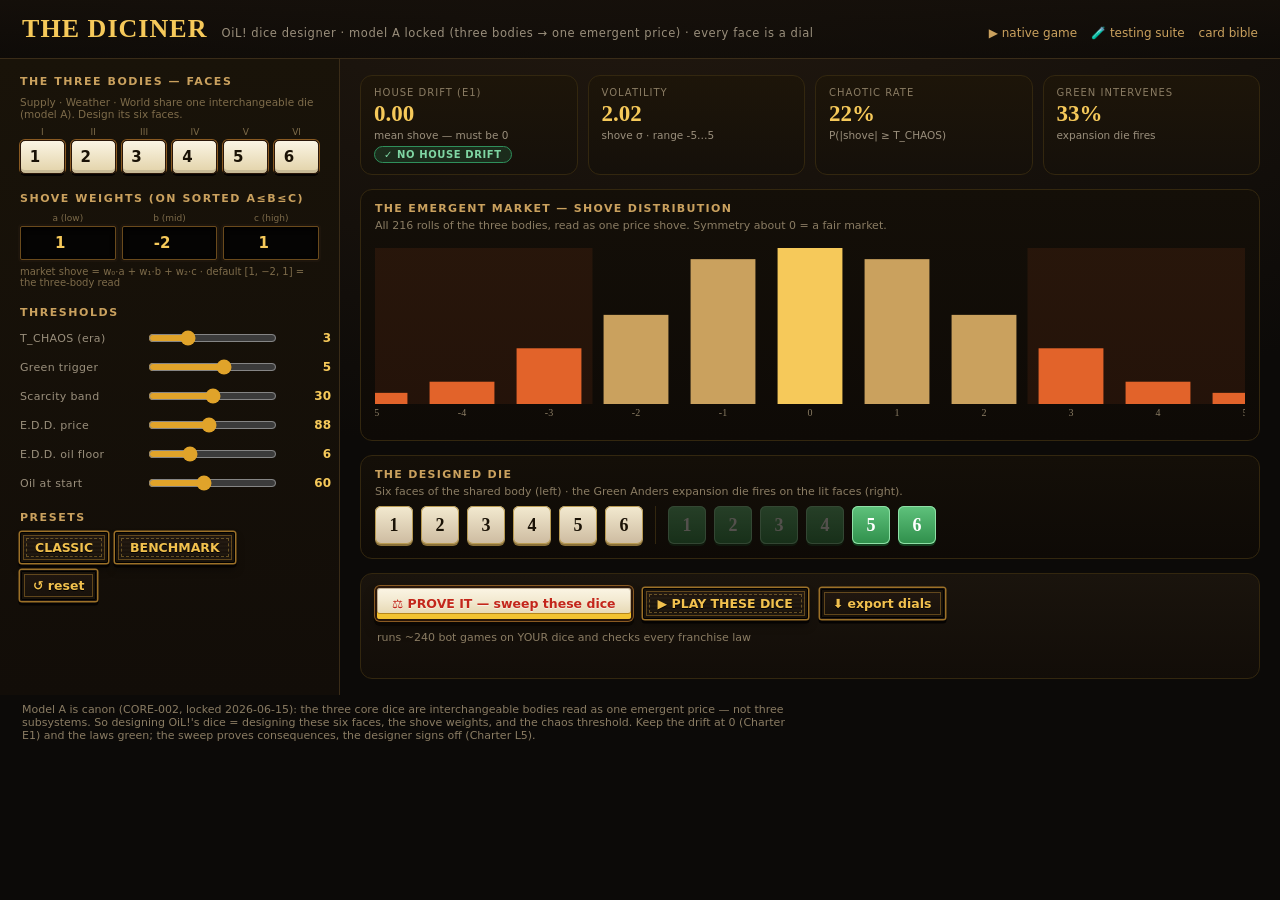
<file: diciner.html>
<!DOCTYPE html>
<html lang="en">
<head>
<link rel="icon" href="data:,">
<meta charset="utf-8">
<meta name="viewport" content="width=device-width, initial-scale=1">
<title>THE DICINER — OiL! dice designer</title>
<style>
  :root{--gold:#e0a32a;--gold-lite:#f6c95a;--ink:#0c0a08;--ink2:#15110c;
    --cream:#efe6cf;--red:#c0392b;--orange:#e2632a;--green:#2f8f5b;--panel:#1a140d;}
  *{box-sizing:border-box}
  html,body{margin:0;min-height:100%;background:radial-gradient(120% 100% at 50% -10%,#241a10,#0c0a08 70%);
    color:var(--cream);font-family:"Trebuchet MS","Segoe UI",system-ui,sans-serif}
  a{color:var(--gold-lite)}
  header{display:flex;align-items:baseline;gap:14px;padding:14px 22px;border-bottom:1px solid #3a2c18;
    background:linear-gradient(180deg,rgba(20,15,10,.9),rgba(10,8,6,.6))}
  header .ti{font-family:Georgia,serif;font-weight:700;color:var(--gold-lite);font-size:26px;letter-spacing:.04em}
  header .sub{font-size:11.5px;color:#9a8f7c;letter-spacing:.05em}
  header .sp{flex:1}
  header .nav a{font-size:12px;margin-left:14px;text-decoration:none;color:#caa15e}
  header .nav a:hover{color:var(--gold-lite)}
  main{display:grid;grid-template-columns:340px 1fr;gap:0;align-items:stretch}
  @media(max-width:880px){main{grid-template-columns:1fr}}
  .panel{padding:16px 20px}
  #controls{border-right:1px solid #3a2c18;background:linear-gradient(180deg,#191309,#120d08)}
  .grp{margin-bottom:18px}
  .grp h3{margin:0 0 8px;font-size:11px;letter-spacing:.14em;color:#caa15e;text-transform:uppercase;font-weight:800}
  .faces{display:flex;gap:6px}
  .faces .die{flex:1;text-align:center}
  .faces .die label{display:block;font-size:9px;color:#7d6b4a;margin-bottom:3px}
  .faces input,.wts input{width:100%;background:#241a0f;color:var(--cream);border:1px solid #4a3413;border-radius:8px;
    padding:7px 4px;text-align:center;font-weight:800;font-size:15px;font-family:inherit}
  .wts{display:flex;gap:6px}
  .wts .w label{display:block;font-size:9px;color:#7d6b4a;margin-bottom:3px;text-align:center}
  .wts .w{flex:1}
  .row{display:flex;align-items:center;gap:10px;margin:9px 0;font-size:12px;color:#cbbd9d}
  .row label{flex:0 0 116px;color:#9a8f7c;font-size:11px;letter-spacing:.03em}
  .row input[type=range]{flex:1;accent-color:var(--gold)}
  .row .val{flex:0 0 42px;text-align:right;font-weight:800;color:var(--gold-lite)}
  .presets{display:flex;gap:7px;flex-wrap:wrap}
  button{font-family:inherit;font-weight:800;cursor:pointer;border:none;border-radius:999px;padding:8px 15px;font-size:12.5px;
    color:#241405;background:linear-gradient(180deg,var(--gold-lite),var(--gold));box-shadow:0 3px 0 #93660f}
  button:active{transform:translateY(2px);box-shadow:0 1px 0 #93660f}
  button.alt{background:linear-gradient(180deg,#caa15e,#7d5b22);color:#1a1206;box-shadow:0 3px 0 #4a3413}
  button.ghost{background:none;color:#caa15e;box-shadow:none;border:1px solid #4a3413;padding:7px 12px}
  /* readouts */
  .cards{display:grid;grid-template-columns:repeat(4,1fr);gap:10px;margin-bottom:14px}
  @media(max-width:1180px){.cards{grid-template-columns:repeat(2,1fr)}}
  .stat{background:linear-gradient(180deg,#1d1509,#15100a);border:1px solid #33270f;border-radius:12px;padding:11px 13px}
  .stat .k{font-size:10px;letter-spacing:.1em;color:#8a7c63;text-transform:uppercase}
  .stat .v{font-size:23px;font-weight:800;color:var(--gold-lite);margin-top:3px;font-family:Georgia,serif}
  .stat .s{font-size:10.5px;color:#9a8f7c;margin-top:2px}
  .badge{display:inline-block;font-size:10px;font-weight:800;letter-spacing:.06em;padding:2px 9px;border-radius:999px;margin-top:5px}
  .badge.ok{background:rgba(47,143,91,.22);color:#7fd6a3;border:1px solid #2f8f5b}
  .badge.bad{background:rgba(192,57,43,.22);color:#ff9a86;border:1px solid #c0392b}
  .vizwrap{background:linear-gradient(180deg,#140f08,#0e0a06);border:1px solid #33270f;border-radius:12px;padding:12px 14px;margin-bottom:14px}
  .vizwrap h3{margin:0 0 4px;font-size:11px;letter-spacing:.12em;color:#caa15e;text-transform:uppercase}
  .vizwrap .cap{font-size:11px;color:#8a7c63;margin-bottom:6px}
  canvas{display:block;width:100%;height:190px}
  .dice-faces{display:flex;gap:8px;margin:8px 0 2px;flex-wrap:wrap}
  .pip{width:38px;height:38px;border-radius:9px;background:linear-gradient(180deg,#f3ead0,#cdbba0);color:#1a1206;
    display:flex;align-items:center;justify-content:center;font-weight:900;font-size:18px;font-family:Georgia,serif;
    box-shadow:0 2px 0 #8a7038,inset 0 0 0 1px #b89a52}
  .green-pip{background:linear-gradient(180deg,#bfe6c4,#5fae74)}
  /* prove-it */
  .prove{background:linear-gradient(180deg,#1a140d,#120d08);border:1px solid #33270f;border-radius:12px;padding:14px 16px}
  .prove .bar{height:8px;border-radius:5px;background:#241a0f;overflow:hidden;margin:8px 0 4px;display:none}
  .prove .bar i{display:block;height:100%;width:0;background:linear-gradient(90deg,var(--gold),var(--gold-lite));transition:width .1s}
  .laws{margin-top:10px;display:flex;flex-direction:column;gap:5px}
  .law{display:flex;align-items:center;gap:9px;font-size:12px;background:#16110b;border-radius:8px;padding:7px 10px}
  .law .dot{width:9px;height:9px;border-radius:50%;flex:0 0 9px}
  .law .dot.ok{background:#2f8f5b;box-shadow:0 0 7px #2f8f5b} .law .dot.bad{background:#c0392b;box-shadow:0 0 7px #c0392b}
  .law .nm{flex:1;color:#cbbd9d} .law .id{color:#8a7c63;font-weight:800;font-size:10px;flex:0 0 52px}
  .law .dt{color:#9a8f7c;font-size:11px}
  .verdict{margin-top:10px;font-family:Georgia,serif;font-size:15px}
  .verdict.ok{color:#7fd6a3} .verdict.bad{color:#ff9a86}
  .shares{display:flex;flex-wrap:wrap;gap:5px;margin-top:9px;font-size:10.5px;color:#9a8f7c}
  .shares b{color:#caa15e}
  pre.export{white-space:pre-wrap;background:#0e0a06;border:1px solid #33270f;border-radius:10px;padding:11px 13px;
    font-size:11px;color:#cbbd9d;font-family:ui-monospace,Menlo,monospace;margin-top:10px;display:none}
  .lede{padding:8px 22px 18px;font-size:11px;color:#8a7c63;max-width:820px}
</style>
<link rel="stylesheet" href="src/oil-selectables.css"><!-- 1119: the selectables = OiL! printed components (paint only) -->
<style>/* THE DICINER's own pieces: the face dials are die faces, the weights are pump number windows */
  button.ghost{color:var(--man-ink);border:1px solid transparent;border-radius:2px;text-shadow:0 1px 0 #000;
    background:linear-gradient(180deg,var(--man-stock2),var(--man-stock));box-shadow:inset 0 0 0 1px #000,inset 0 0 0 3px var(--man-stock),inset 0 0 0 4px rgba(156,113,40,.55),0 0 0 1.5px var(--man-rule),0 3px 0 1.5px #050302}
  button.ghost:hover{color:#ffe08a;box-shadow:inset 0 0 0 1px #000,inset 0 0 0 3px var(--man-stock),inset 0 0 0 4px rgba(242,193,78,.75),0 0 0 1.5px #d39a35,0 3px 0 1.5px #050302}
  .faces input{border-radius:5px;color:#1a1206;border-color:#2a170a;background:linear-gradient(180deg,#fbf5e4,#e2d2a8);
    box-shadow:inset 0 -3px 0 rgba(0,0,0,.12),0 2px 0 #050302,0 0 0 1px #8a5a22}
  .wts input{border-radius:2px;background:#050403;color:#f6c95a;border-color:#6a4a1c;box-shadow:inset 0 2px 5px #000,0 0 0 2px #1d150c}
  .pip{border-radius:6px} .green-pip{background:linear-gradient(180deg,#5fc27c,var(--die-anders));color:#fff;box-shadow:0 2px 0 #14401f,inset 0 0 0 1px #8fe0a6}
</style>
</head>
<body>
<header>
  <div class="ti">THE DICINER</div>
  <div class="sub">OiL! dice designer · model&nbsp;A locked (three bodies → one emergent price) · every face is a dial</div>
  <div class="sp"></div>
  <div class="nav"><a href="oil-native.html">▶ native game</a><a href="test-lab.html">🧪 testing suite</a><a href="card-bible.html">card bible</a></div>
</header>
<main>
  <section id="controls" class="panel">
    <div class="grp">
      <h3>The three bodies — faces</h3>
      <div class="cap" style="font-size:10.5px;color:#7d6b4a;margin-bottom:7px">Supply · Weather · World share one interchangeable die (model A). Design its six faces.</div>
      <div class="faces" id="faces"></div>
    </div>
    <div class="grp">
      <h3>Shove weights (on sorted a≤b≤c)</h3>
      <div class="wts" id="wts"></div>
      <div class="cap" style="font-size:10px;color:#7d6b4a;margin-top:6px">market shove = w₀·a + w₁·b + w₂·c · default [1, −2, 1] = the three-body read</div>
    </div>
    <div class="grp">
      <h3>Thresholds</h3>
      <div class="row"><label>T_CHAOS (era)</label><input type="range" id="T_CHAOS" min="1" max="8" step="1"><span class="val" id="T_CHAOS_v"></span></div>
      <div class="row"><label>Green trigger</label><input type="range" id="GREEN_TRIGGER" min="2" max="7" step="1"><span class="val" id="GREEN_TRIGGER_v"></span></div>
      <div class="row"><label>Scarcity band</label><input type="range" id="SCARCITY_BAND" min="0" max="60" step="2"><span class="val" id="SCARCITY_BAND_v"></span></div>
      <div class="row"><label>E.D.D. price</label><input type="range" id="EDD_PRICE" min="60" max="120" step="2"><span class="val" id="EDD_PRICE_v"></span></div>
      <div class="row"><label>E.D.D. oil floor</label><input type="range" id="EDD_OIL" min="0" max="20" step="1"><span class="val" id="EDD_OIL_v"></span></div>
      <div class="row"><label>Oil at start</label><input type="range" id="OIL_START" min="30" max="100" step="2"><span class="val" id="OIL_START_v"></span></div>
    </div>
    <div class="grp">
      <h3>Presets</h3>
      <div class="presets">
        <button class="alt" data-preset="classic">CLASSIC</button>
        <button class="alt" data-preset="benchmark">BENCHMARK</button>
        <button class="ghost" data-preset="reset">↺ reset</button>
      </div>
    </div>
  </section>

  <section class="panel">
    <div class="cards">
      <div class="stat"><div class="k">House drift (E1)</div><div class="v" id="m_mean">0.00</div><div class="s">mean shove — must be 0</div><div id="m_driftbadge"></div></div>
      <div class="stat"><div class="k">Volatility</div><div class="v" id="m_std">—</div><div class="s">shove σ · range <span id="m_range">—</span></div></div>
      <div class="stat"><div class="k">CHAOTIC rate</div><div class="v" id="m_chaos">—</div><div class="s">P(|shove| ≥ T_CHAOS)</div></div>
      <div class="stat"><div class="k">Green intervenes</div><div class="v" id="m_green">—</div><div class="s">expansion die fires</div></div>
    </div>

    <div class="vizwrap">
      <h3>The emergent market — shove distribution</h3>
      <div class="cap">All <span id="m_n">216</span> rolls of the three bodies, read as one price shove. Symmetry about 0 = a fair market.</div>
      <canvas id="hist"></canvas>
    </div>

    <div class="vizwrap">
      <h3>The designed die</h3>
      <div class="cap">Six faces of the shared body (left) · the Green Anders expansion die fires on the lit faces (right).</div>
      <div class="dice-faces" id="faceview"></div>
    </div>

    <div class="prove">
      <div style="display:flex;align-items:center;gap:12px;flex-wrap:wrap">
        <button id="prove">⚖ PROVE IT — sweep these dice</button>
        <button class="alt" id="play">▶ PLAY THESE DICE</button>
        <button class="ghost" id="exportBtn">⬇ export dials</button>
        <span class="sub" id="provehint" style="color:#8a7c63;font-size:11px">runs ~240 bot games on YOUR dice and checks every franchise law</span>
      </div>
      <div class="bar" id="provebar"><i></i></div>
      <div class="laws" id="laws"></div>
      <div class="verdict" id="verdict"></div>
      <div class="shares" id="shares"></div>
      <pre class="export" id="exportOut"></pre>
    </div>
  </section>
</main>
<div class="lede">
  Model A is canon (CORE-002, locked 2026-06-15): the three core dice are interchangeable bodies read as one emergent
  price — not three subsystems. So designing OiL!'s dice = designing these six faces, the shove weights, and the chaos
  threshold. Keep the drift at 0 (Charter E1) and the laws green; the sweep proves consequences, the designer signs off (Charter L5).
</div>

<script src="src/oil-content.js"></script>
<script src="src/oil-skin.js"></script>
<script src="src/oil-engine.js"></script>
<script src="src/oil-cards.js"></script>
<script src="src/oil-deals.js"></script>
<script src="src/oil-factions.js"></script>
<script src="src/oil-lab.js"></script>
<script>
(function(){
"use strict";
const $=s=>document.querySelector(s);
const LAB=window.OIL_LAB, BASE=window.OIL_DIALS, EDS=window.OIL_EDITIONS||{};
const FREG=(window.OIL_FACTIONS_FX&&window.OIL_FACTIONS_FX.FACTIONS)||{};
const FCODES=Object.keys(FREG);
const SLIDERS=['T_CHAOS','GREEN_TRIGGER','SCARCITY_BAND','EDD_PRICE','EDD_OIL','OIL_START'];

// ---- state: the design ----
let st={faces:BASE.DIE_FACES.slice(), weights:BASE.SHOVE_W.slice()};
SLIDERS.forEach(k=>st[k]=BASE[k]);

// ---- build face + weight inputs ----
const facesEl=$('#faces'); BASE.DIE_FACES.forEach((v,i)=>{
  const d=document.createElement('div'); d.className='die';
  d.innerHTML=`<label>${['I','II','III','IV','V','VI'][i]}</label><input type="number" min="0" max="20" step="1" data-fi="${i}">`;
  facesEl.appendChild(d);
});
const wtsEl=$('#wts'); ['a (low)','b (mid)','c (high)'].forEach((lab,i)=>{
  const d=document.createElement('div'); d.className='w';
  d.innerHTML=`<label>${lab}</label><input type="number" min="-5" max="5" step="1" data-wi="${i}">`;
  wtsEl.appendChild(d);
});

function syncInputs(){
  document.querySelectorAll('[data-fi]').forEach(inp=>inp.value=st.faces[+inp.dataset.fi]);
  document.querySelectorAll('[data-wi]').forEach(inp=>inp.value=st.weights[+inp.dataset.wi]);
  SLIDERS.forEach(k=>{$('#'+k).value=st[k]; $('#'+k+'_v').textContent=k==='GREEN_TRIGGER'&&st[k]>=7?'off':st[k];});
}

// ---- live readouts ----
function dialsFromState(){
  const d={DIE_FACES:st.faces.slice(),SHOVE_W:st.weights.slice()};
  SLIDERS.forEach(k=>d[k]=+st[k]); return d;
}
function refresh(){
  const en=LAB.enumerateShove(st.faces,st.weights);
  $('#m_mean').textContent=en.mean.toFixed(2);
  $('#m_std').textContent=en.std.toFixed(2);
  $('#m_range').textContent=en.min+'…'+en.max;
  $('#m_n').textContent=en.n;
  $('#m_chaos').textContent=(100*en.chaosFrac(+st.T_CHAOS)).toFixed(0)+'%';
  $('#m_green').textContent=(100*LAB.greenRate(+st.GREEN_TRIGGER)).toFixed(0)+'%';
  const driftOk=Math.abs(en.mean)<1e-9 && en.symmetric;
  const b=$('#m_driftbadge');
  b.className='badge '+(driftOk?'ok':'bad');
  b.textContent=driftOk?'✓ NO HOUSE DRIFT':(en.symmetric?'⚠ MEAN ≠ 0':'⚠ ASYMMETRIC — drift');
  drawHist(en);
  drawFaces();
  // any design change invalidates a prior proof
  $('#verdict').textContent=''; $('#verdict').className='verdict';
  $('#laws').innerHTML=''; $('#shares').innerHTML='';
}

function drawHist(en){
  const cv=$('#hist'),ctx=cv.getContext('2d');
  const W=cv.width=cv.clientWidth*devicePixelRatio,H=cv.height=cv.clientHeight*devicePixelRatio;
  ctx.clearRect(0,0,W,H);
  const keys=Object.keys(en.dist).map(Number).sort((a,b)=>a-b);
  if(!keys.length)return;
  const lo=Math.min(en.min,-1),hi=Math.max(en.max,1);
  const span=hi-lo||1, maxC=Math.max(...keys.map(k=>en.dist[k]));
  const padB=24*devicePixelRatio,padT=10*devicePixelRatio;
  const x=v=>(v-lo)/span*W, bw=W/(span+1)*0.82;
  // zero axis
  ctx.strokeStyle='rgba(246,201,90,.5)';ctx.lineWidth=devicePixelRatio;ctx.setLineDash([4*devicePixelRatio,4*devicePixelRatio]);
  ctx.beginPath();ctx.moveTo(x(0),padT);ctx.lineTo(x(0),H-padB);ctx.stroke();ctx.setLineDash([]);
  // T_CHAOS bands
  const T=+st.T_CHAOS;
  ctx.fillStyle='rgba(226,99,42,.10)';
  ctx.fillRect(0,padT,x(-T+0.5),H-padB-padT); ctx.fillRect(x(T-0.5),padT,W-x(T-0.5),H-padB-padT);
  // bars
  keys.forEach(k=>{
    const h=(en.dist[k]/maxC)*(H-padB-padT);
    const chaotic=Math.abs(k)>=T;
    ctx.fillStyle=k===0?'#f6c95a':(chaotic?'#e2632a':'#caa15e');
    ctx.fillRect(x(k)-bw/2,H-padB-h,bw,h);
  });
  // labels
  ctx.fillStyle='#8a7c63';ctx.font=(10*devicePixelRatio)+'px Trebuchet MS';ctx.textAlign='center';ctx.textBaseline='top';
  keys.forEach(k=>{ if(k%((span>16)?3:1)===0) ctx.fillText(k,x(k),H-padB+4*devicePixelRatio); });
}

function drawFaces(){
  const fv=$('#faceview'); fv.innerHTML='';
  st.faces.forEach(f=>{const d=document.createElement('div');d.className='pip';d.textContent=f;fv.appendChild(d);});
  const sep=document.createElement('div'); sep.style.cssText='width:1px;background:#33270f;margin:0 4px';
  fv.appendChild(sep);
  for(let g=1;g<=6;g++){const d=document.createElement('div');d.className='pip green-pip';
    d.textContent=g; d.style.opacity=(g>=+st.GREEN_TRIGGER)?'1':'.28'; fv.appendChild(d);}
}

// ---- prove it: sweep the designed dice ----
let proving=false;
async function proveIt(){
  if(proving)return; proving=true;
  const btn=$('#prove'); btn.textContent='… sweeping';
  const bar=$('#provebar'); bar.style.display='block'; bar.querySelector('i').style.width='0%';
  $('#laws').innerHTML=''; $('#verdict').textContent=''; $('#shares').innerHTML='';
  const dials=dialsFromState();
  const games=await LAB.runBatch({count:240,expansion:'mix',nPlayers:'mix',cards:true,asym:true,factions:FCODES,seed0:7000,
    dials, onProgress:(d,t)=>{bar.querySelector('i').style.width=(100*d/t)+'%';}});
  const rep=LAB.lawReport(games,dials);
  bar.style.display='none';
  $('#laws').innerHTML=rep.laws.map(l=>
    `<div class="law"><span class="dot ${l.pass?'ok':'bad'}"></span><span class="id">${l.id}</span><span class="nm">${l.name}</span><span class="dt">${l.detail}</span></div>`).join('');
  const v=$('#verdict');
  v.className='verdict '+(rep.allPass?'ok':'bad');
  v.textContent=rep.allPass
    ? `✓ These dice are LAW-CLEAN. Length median ${rep.stats.median} (${rep.stats.lenMin}–${rep.stats.lenMax}) · E.D.D. spike ${(100*rep.stats.spikePct).toFixed(0)}% / oil-out ${(100*rep.stats.oilOutPct).toFixed(0)}%.`
    : `✗ These dice BREAK a law — see the red dots. Adjust the design and re-sweep.`;
  const fr=rep.facRates.slice().sort((a,b)=>b.rate-a.rate);
  $('#shares').innerHTML='<b>win-rate by faction:</b> '+fr.map(f=>`${f.code} ${(100*f.rate).toFixed(0)}%`).join(' · ')
    +'  &nbsp;|&nbsp; <b>by policy:</b> '+Object.entries(rep.pwins).sort((a,b)=>b[1]-a[1]).map(([k,n])=>`${k} ${n}`).join(' · ');
  btn.textContent='⚖ PROVE IT — sweep these dice';
  proving=false;
}

// ---- export ----
function exportDials(){
  const d=dialsFromState();
  const ed=`  // paste into EDITIONS in src/oil-engine.js, or new OilGame({dials:{...}})\n`+
    `diciner: { rubberBand:false, dials: ${JSON.stringify(d)} },`;
  const out=$('#exportOut'); out.style.display='block';
  out.textContent=`// THE DICINER export · model A · ${new Date().toISOString?'':''}\n`+
    `dials = ${JSON.stringify(d,null,2)}\n\n${ed}\n\n// play link:\n${playURL()}`;
}
function playURL(){
  const d=dialsFromState();
  return location.origin+location.pathname.replace(/diciner\.html$/,'oil-native.html')+'#dials='+btoa(JSON.stringify(d));
}

// ---- presets ----
function applyPreset(name){
  if(name==='reset'||name==='classic'){
    st.faces=BASE.DIE_FACES.slice(); st.weights=BASE.SHOVE_W.slice();
    SLIDERS.forEach(k=>st[k]=BASE[k]);
  } else if(EDS[name]){
    st.faces=BASE.DIE_FACES.slice(); st.weights=BASE.SHOVE_W.slice();
    SLIDERS.forEach(k=>st[k]=BASE[k]);
    Object.assign(st, EDS[name].dials||{});  // edition dial overrides
  }
  syncInputs(); refresh();
}

// ---- wire events ----
facesEl.addEventListener('input',e=>{const i=+e.target.dataset.fi; st.faces[i]=Math.max(0,(+e.target.value||0)); refresh();});
wtsEl.addEventListener('input',e=>{const i=+e.target.dataset.wi; st.weights[i]=(+e.target.value||0); refresh();});
SLIDERS.forEach(k=>$('#'+k).addEventListener('input',e=>{st[k]=+e.target.value; $('#'+k+'_v').textContent=(k==='GREEN_TRIGGER'&&st[k]>=7)?'off':st[k]; refresh();}));
document.querySelectorAll('[data-preset]').forEach(b=>b.onclick=()=>applyPreset(b.dataset.preset));
$('#prove').onclick=proveIt;
$('#exportBtn').onclick=exportDials;
$('#play').onclick=()=>{ window.open(playURL(),'_blank'); };
addEventListener('resize',()=>{const en=LAB.enumerateShove(st.faces,st.weights);drawHist(en);});

syncInputs(); refresh();
})();
</script>
</body>
</html>
</file>
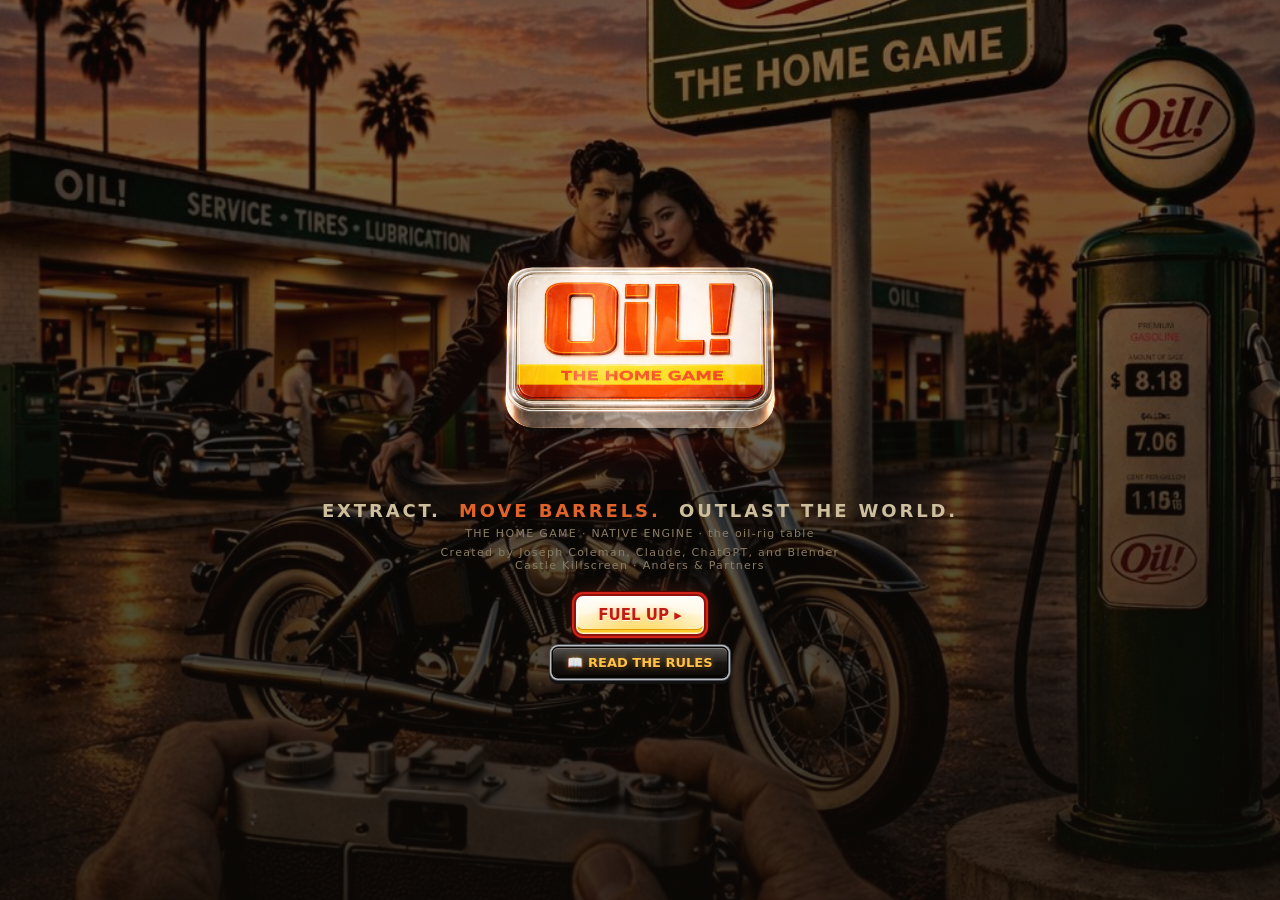
<file: gateway-3d.html>
<!doctype html><html><head><meta charset="utf-8"><title>OiL! — THE 3D BOARD</title>
<meta name="viewport" content="width=device-width,initial-scale=1">
<!-- OiL! with the 3D board: a stable link to the same game as gateway.html, opened on the 3D board plate. Since Joe 1113
     ("merge all 3d builds as mains") gateway.html opens on the 3D board anyway; #board=orig = the original art; B flips. -->
<script>location.replace("gateway.html" + location.search + "#board=3d" + (location.hash ? "&" + location.hash.replace(/^#/, "") : ""));</script>
</head><body style="background:#0a0705;color:#f2c14e;font:16px sans-serif"><a href="gateway.html#board=3d" style="color:#f2c14e">OiL! — THE 3D BOARD</a></body></html>
</file>
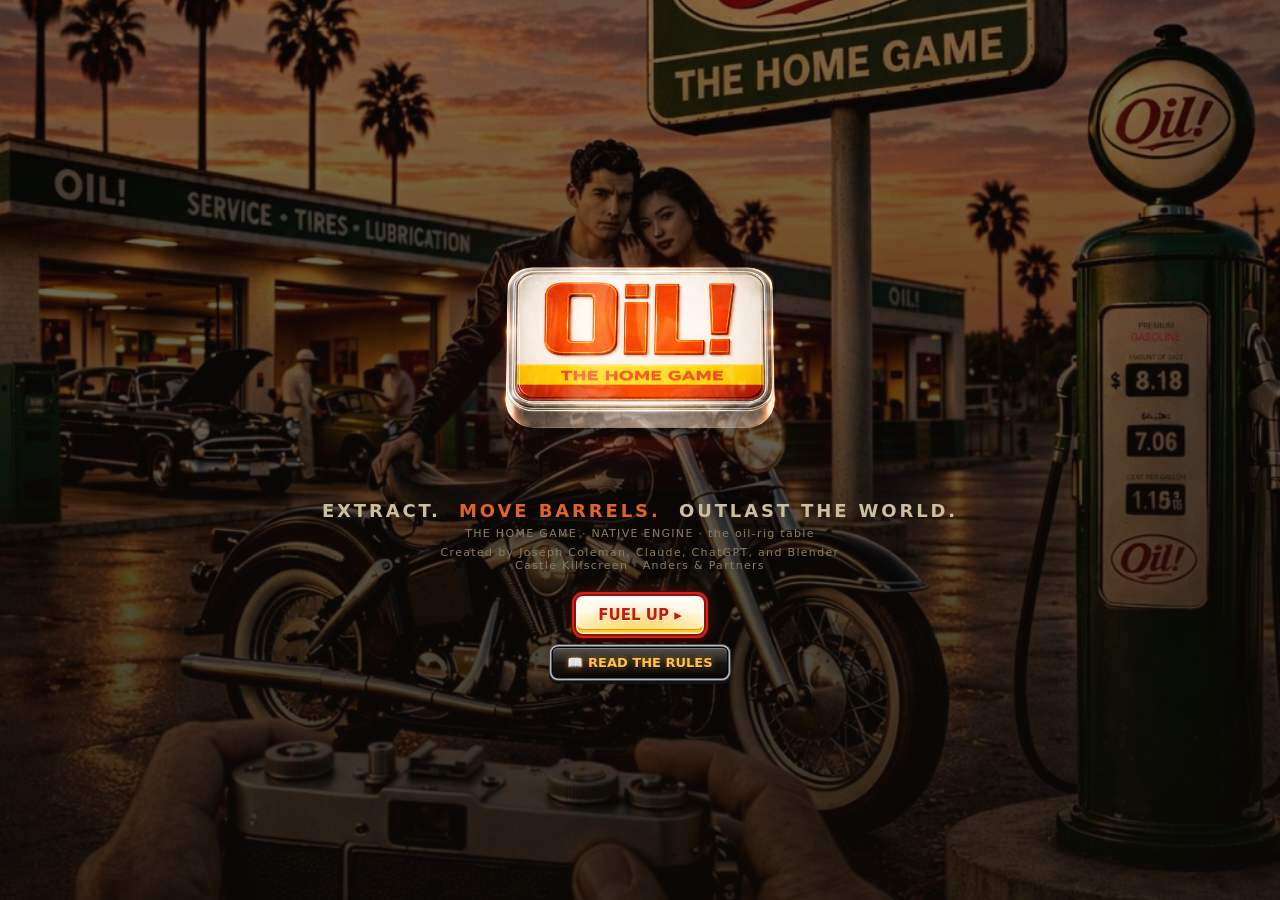
<file: gateway.html>
<!DOCTYPE html>
<html lang="en">
<head>
<link rel="icon" href="data:,">
<meta charset="utf-8">
<meta name="viewport" content="width=device-width, initial-scale=1, viewport-fit=cover">
<title>OiL! — The Home Game (Native Engine)</title>
<style>
  :root{--gold:#e0a32a;--gold-lite:#f6c95a;--ink:#0c0a08;--ink2:#15110c;
    --cream:#efe6cf;--red:#c0392b;--orange:#e2632a;--green:#2f8f5b;--panel:#1a140d;}
  *{box-sizing:border-box;-webkit-user-select:none;user-select:none}
  html,body{margin:0;height:100%;background:#0c0a08;color:var(--cream);
    font-family:"Trebuchet MS","Segoe UI",system-ui,sans-serif;overflow:hidden}
  .screen{position:fixed;inset:0;display:none;flex-direction:column}
  .screen.on{display:flex}
  button{font-family:inherit;font-weight:800;cursor:pointer;border:none;border-radius:999px;padding:10px 22px;font-size:15px;
    color:#241405;background:linear-gradient(180deg,var(--gold-lite),var(--gold));box-shadow:0 4px 0 #93660f;transition:transform .08s}
  button:active{transform:translateY(3px);box-shadow:0 1px 0 #93660f}
  button.alt{background:linear-gradient(180deg,#caa15e,#7d5b22);color:#1a1206;box-shadow:0 4px 0 #4a3413}
  button.sm{padding:7px 14px;font-size:13px}

  /* ---------- BOOT ---------- */
  #boot{align-items:center;justify-content:flex-start;text-align:center;overflow-y:auto;padding:12px;
    background:linear-gradient(rgba(12,9,6,.55),rgba(12,9,6,.85)),url("assets/box/ocean_alt.png") center/cover}
  #boot .logo{width:min(60vw,400px,calc(52vh * 1.5));mix-blend-mode:screen;animation:fl 1.1s ease both;margin-top:auto}   /* the PNG has a black matte: screen drops it */
  #boot>:last-child{margin-bottom:auto}
  @keyframes fl{0%{opacity:0}60%{opacity:.5}100%{opacity:1}}
  #boot .tag{margin-top:10px;font-weight:800;letter-spacing:.16em;color:#cdbf9e;font-size:clamp(12px,2vw,18px)}
  #boot .tag b{color:var(--orange)}
  #boot .sub{margin-top:6px;color:#8a7c63;font-size:11px;letter-spacing:.12em}
  #boot .go{margin-top:24px;animation:pulse 1.6s infinite}
  @keyframes pulse{0%,100%{opacity:.65}50%{opacity:1}}

  /* ---------- SETUP ---------- */
  #setup{align-items:center;justify-content:flex-start;gap:8px;padding:22px;overflow-y:auto;
    background:linear-gradient(rgba(12,9,6,.8),rgba(8,6,4,.92)),url("assets/board/oil_board.png") center/cover fixed}
  #setup>:first-child{margin-top:auto} #setup>:last-child{margin-bottom:auto}   /* centred when it fits, top-anchored scroll when it doesn't */
  #setup h2{font-family:Georgia,serif;color:var(--gold-lite);margin:.1em 0;font-size:26px}
  #setup .ss{color:#9a8f7c;font-size:12px;font-weight:800;letter-spacing:.12em;margin-bottom:8px}
  .card{background:var(--panel);border:1px solid #3a2c18;border-radius:16px;padding:18px 22px;max-width:780px;width:100%;box-shadow:0 16px 40px rgba(0,0,0,.5)}
  .row{display:flex;align-items:center;gap:12px;margin:12px 0;flex-wrap:wrap}
  #expRules .lbl{width:106px}
  .row .lbl{width:120px;color:#b9ab8e;font-weight:800;font-size:13px;letter-spacing:.04em}
  .seg{display:flex;gap:6px;flex-wrap:wrap}
  .chip{padding:7px 14px;border-radius:999px;background:#241a0f;color:#cfc4ad;font-weight:800;cursor:pointer;border:2px solid #4a3413}
  .chip.on{background:linear-gradient(180deg,var(--gold-lite),var(--gold));color:#241405;border-color:#93660f}
  .facs{display:grid;grid-template-columns:repeat(auto-fit,minmax(150px,1fr));gap:8px;width:100%}
  .fac{background:#161009;border:1px solid #3a2c18;border-top:3px solid var(--fc,#e0a32a);border-radius:11px;padding:9px 11px;cursor:pointer}
  .fac.on{box-shadow:0 0 0 2px var(--fc,#e0a32a)}
  .fac .fb{font-weight:800;font-size:13px}
  .fac .fr{font-size:10px;color:#9a8f7c}
  .fac .seat{font-size:10px;font-weight:800;letter-spacing:.08em;margin-top:4px}
  .fac .seat.you{color:var(--gold-lite)} .fac .seat.bot{color:#7d6b4a} .fac .seat.out{color:#5a4a2e} .fac .seat.human{color:#9fd8a8}
  .fac.hu{box-shadow:0 0 0 2px #9fd8a8}
  .fac .facbtns{display:flex;justify-content:space-between;margin-top:4px;font-size:10px;font-weight:800}
  .fac .rbk{color:#caa15e;text-decoration:underline;cursor:pointer} .fac .mkyou{color:var(--gold-lite);cursor:pointer}
  .chip.box{display:flex;flex-direction:column;align-items:flex-start;border-radius:12px;padding:9px 14px;max-width:340px}
  .chip.box small{font-weight:600;font-size:10.5px;opacity:.8;margin-top:2px;letter-spacing:0}
  #labRules{margin:6px 0 0;color:#8a7c63;font-size:12px} #labRules summary{cursor:pointer;font-weight:800;letter-spacing:.08em}
  #npw{font-size:11px;font-weight:800;letter-spacing:.12em;margin-bottom:6px;display:none} #npw.on{display:block}
  button:disabled{cursor:not-allowed}

  /* ---------- PLAY ---------- */
  #play{flex-direction:column;background:#0c0a08}
  #ptop{flex:1;display:flex;min-height:0}
  #stage{flex:1;position:relative;min-width:0}
  canvas{display:block;width:100%;height:100%}
  #edd{position:absolute;top:14px;left:50%;transform:translateX(-50%);background:rgba(192,57,43,.93);color:#fff;
    font-weight:900;letter-spacing:.14em;padding:8px 22px;border-radius:999px;box-shadow:0 6px 24px rgba(0,0,0,.6);display:none}
  aside{width:300px;flex:0 0 300px;border-left:1px solid #3a2c18;background:linear-gradient(180deg,#1a140d,#120e09);display:flex;flex-direction:column;min-height:0}
  .rh{padding:9px 14px;border-bottom:1px solid #3a2c18;display:flex;align-items:center;justify-content:space-between}
  .rh .er{font-family:Georgia,serif;color:var(--gold-lite);font-size:19px;font-weight:700}
  .rh .tg{font-size:9px;color:#8a7c63;letter-spacing:.1em;text-align:right}
  #players{flex:0 1 auto;min-height:0;overflow-y:auto;padding:8px 10px;display:flex;flex-direction:column;gap:7px}
  .pl{background:#241a0f;border-radius:10px;padding:8px 10px;border-left:3px solid var(--c,#e0a32a)}
  .pl.you{box-shadow:0 0 0 2px var(--gold-lite)} .pl.act{background:#2e2110}
  .pl .nm{font-weight:800;font-size:12.5px;display:flex;justify-content:space-between}
  .pl .nm .ctl{color:var(--gold-lite)}
  .pl .nm .pv{color:#e8c46a;letter-spacing:.06em;font-size:14px;line-height:1;margin-right:6px}
  .pl .nm .pv.low{color:#e2632a}
  .pl .tie{margin-top:4px;font-size:9px;font-weight:700;letter-spacing:.04em;color:#7d6b4a;min-height:11px}
  .pl .tie .pact{color:#caa15e} .pl .tie .trib{color:#2f9e5b} .pl .tie .grud{color:#e2632a}
  .pl .bars{display:flex;gap:5px;margin-top:5px;font-size:9px;color:#9a8f7c;font-weight:700}
  .pl .bars span{flex:1} .pl .bars b{color:#cdbf9e;font-weight:800;margin-left:3px}
  .bar{height:5px;border-radius:3px;background:#3a2c18;margin-top:2px;overflow:hidden}
  .bar i{display:block;height:100%}
  #log{flex:1 1 104px;min-height:104px;overflow-y:auto;border-top:1px solid #3a2c18;padding:6px 12px;font-size:11px;line-height:1.5;color:#b6a98a}
  #log .t{color:var(--gold-lite);font-weight:800} #log .spike{color:var(--orange)} #log .out{color:var(--red)} #log .grn{color:var(--green)}
  #ctrl{display:flex;align-items:center;gap:10px;padding:8px 14px;border-top:1px solid #3a2c18;background:rgba(10,8,6,.6)}
  #ctrl .lede{flex:1;font-size:10.5px;color:#7d6b4a}
  /* prompt */
  #nprompt{position:absolute;inset:0;display:none;align-items:center;justify-content:center;background:rgba(8,6,4,.62);z-index:20}
  #nprompt.on{display:flex}
  #nprompt .box{background:linear-gradient(180deg,#241a0f,#15110c);border:1px solid #4a3413;border-radius:14px;padding:18px 22px;max-width:660px;max-height:84vh;overflow:auto;text-align:center;box-shadow:0 20px 50px rgba(0,0,0,.6)}
  #nprompt .pt{font-family:Georgia,serif;color:var(--gold-lite);font-size:18px;margin-bottom:4px}
  #nprompt .ps{color:#9a8f7c;font-size:12px;margin-bottom:14px;line-height:1.45}
  #nprompt .po{display:flex;gap:8px;justify-content:center;flex-wrap:wrap}
  #nprompt .po.grouped{flex-direction:column;gap:9px;align-items:stretch}
  #nprompt .grp{display:flex;align-items:baseline;gap:10px;text-align:left}
  #nprompt .grp .gl{font-size:9.5px;letter-spacing:.14em;color:#8a7550;text-transform:uppercase;
    min-width:86px;text-align:right;flex:none;padding-top:6px}
  #nprompt .grp .gb{display:flex;gap:6px;flex-wrap:wrap;flex:1}
  #nprompt .grp .gd{flex-basis:100%;font-size:10.5px;line-height:1.35;color:#9a8f7c;margin:1px 2px 0}  #nprompt .grp .gd b{color:#cdbf9e}
  #nprompt .po.grouped button{min-width:0;padding:6px 11px;font-size:12.5px}
  #nprompt .po button{min-width:96px}
  #nprompt .po button.no{background:linear-gradient(180deg,#caa15e,#7d5b22);color:#1a1206;box-shadow:0 3px 0 #4a3413}

  /* ---------- THE DESK (running commentary) ---------- */
  #desk{position:absolute;left:50%;bottom:16px;transform:translateX(-50%) translateY(6px);max-width:min(82%,560px);display:none;opacity:0;z-index:9;transition:opacity .25s,transform .25s}
  #desk.on{display:block;opacity:1;transform:translateX(-50%) translateY(0)}
  #desk .b{background:linear-gradient(180deg,#241a0f,#15110c);border:1px solid #4a3413;border-left:4px solid var(--orange);border-radius:10px;padding:8px 14px;box-shadow:0 8px 22px rgba(0,0,0,.55);font-size:14px}
  #desk .w{font-family:Georgia,serif;font-weight:700;font-size:10px;letter-spacing:.12em;color:#caa15e;margin-right:8px}
  #desk .l{color:var(--cream);font-style:italic}

  /* ---------- VERDICT ---------- */
  #verdict{align-items:center;justify-content:flex-start;overflow-y:auto;padding:16px;background:rgba(10,7,5,.94)} #verdict>.card{margin:auto 0}
  #verdict .card{text-align:center;max-width:800px} #verdict td{white-space:nowrap}
  #verdict .crown{font-size:48px}
  #verdict h2{font-size:30px;margin:.2em 0;color:var(--gold-lite);font-family:Georgia,serif}
  #verdict .rsn{color:#9a8f7c;font-size:13px}
  /* ---------- THE PATH (contracts) ---------- */
  #pathbar{display:none;margin:0 10px 6px;padding:8px 10px;border-radius:10px;background:#1f170d;border:1px solid #4a3413;font-size:11px;line-height:1.5;color:#b9ab8e}
  #pathbar.on{display:block}
  #pathbar .h{font-size:9.5px;letter-spacing:.14em;color:#8a7550;font-weight:800}
  #pathbar b{color:var(--gold-lite)} #pathbar .det{color:#ff9a6a} #pathbar .own{color:#2f9e5b}
  #nprompt .ledger{margin:-6px auto 12px;font-size:12px;color:#cdbf9e;border-collapse:collapse;width:auto}
  #nprompt .ledger td{padding:2px 10px;border-bottom:1px solid #3a2c18}
  #nprompt .ledger td.r{text-align:right;font-weight:800;color:var(--gold-lite)}
  #nprompt .ledger tr.neg td.r{color:#ff9a6a} #nprompt .ledger tr.tot td{border-bottom:none;font-weight:800}
  table{width:100%;border-collapse:collapse;margin:14px 0;font-size:13px}
  td{padding:5px 9px;border-bottom:1px solid #3a2c18;text-align:left} td.r{text-align:right;font-weight:800}
  /* carry-over #5 (⊛ the firm holds a die — "tiny"): #firm=big previews it enlarged, with a green ring. Joe's yes/no. */
  body.firmbig .firm{font-size:1.6em;line-height:1;vertical-align:-.15em;display:inline-block;border-radius:50%;box-shadow:0 0 0 2px #2f9e5b,0 0 8px #2f9e5b;padding:0 .08em}
</style>
<link rel="stylesheet" href="src/oil-uikit.css"><!-- UI KIT skin (3D PIPELINE lib/ui): art only, layout untouched -->
<style>/* gateway-owned fit fixes over the generated kit: the kit paints a 13px colour band inside the top of each company card — keep the name below it */ .fac{padding-top:17px}</style>
<link rel="stylesheet" href="src/oil-selectables.css"><link rel="stylesheet" href="src/oil-station.css"><!-- 1119 THE STATION: candy plastic + gas-station big boards (paint only) --><!-- 1119: every selectable = an OiL! printed component (sign / manifest / ticket / placard / dice tray), paint only -->
<style>/* FIT 1125 (desktop side panel, layout only): in a short window (<=900 tall, e.g. 1280x720) all six company pumps must show
   without scrolling. The pumps take priority (flex:none); the PATH card and the log give up height and scroll instead.
   Cards compact: tighter padding, smaller readout windows, one readout row. Taller windows keep the full-size cards. */
@media (max-height:900px){
  body:not(.touch) aside .rh{padding:5px 14px}
  body:not(.touch) #stPylon.side{margin:5px 10px 2px}
  body:not(.touch) #stPylon.side .face{padding:5px 6px 5px}
  body:not(.touch) #stPylon.side .pr,body:not(.touch) #stPylon.side .pr.led,body:not(.touch) #stPylon.side .era{height:24px;margin-bottom:4px}
  body:not(.touch) #stPylon.side .gauge{margin:-1px 10px 5px}
  body:not(.touch) #players{flex:none;overflow:visible;padding:5px 8px;gap:5px}
  body:not(.touch) .pl{padding:4px 8px 5px}
  html:not(.station) body:not(.touch) .pl{padding-left:20px}
  body:not(.touch) .pl .nm{font-size:12px;line-height:15px}
  body:not(.touch) .pl .tie{margin-top:0;line-height:11px;min-height:11px}   /* wraps rather than clips: a long PACT/holds line costs the PATH card a line, never the record */
  body:not(.touch) .pl .bars{margin-top:2px;align-items:flex-end}
  body:not(.touch) .pl .bar{height:3px;margin-top:1px}
  html.station body:not(.touch) .pl .w{height:13px;vertical-align:-3px}
  html.station body:not(.touch) .pl{background-size:auto,auto,auto 100%}   /* the forecourt strip: card-height, pinned right, not a full cover */
  body:not(.touch) #pathbar.on{flex:0 1 auto;min-height:40px;overflow-y:auto;margin:0 10px 4px;padding:5px 9px;font-size:10.5px;line-height:1.4}
  body:not(.touch) #log{flex:1 1 48px;min-height:48px;padding:4px 12px;line-height:1.4}
}
</style>
</head>
<body>

<section id="boot" class="screen on">
  <img class="logo" src="assets/logo/oil_logo.png" alt="OiL!">
  <div class="tag">EXTRACT. &nbsp;<b>MOVE BARRELS.</b>&nbsp; OUTLAST THE WORLD.</div>
  <div class="sub">THE HOME GAME · NATIVE ENGINE · the oil-rig table</div>
  <div class="sub">Created by Joseph Coleman, Claude, ChatGPT, and Blender<br>Castle Killscreen · Anders &amp; Partners</div>
  <button class="go" id="bootGo">FUEL UP ▸</button>
  <button class="alt sm" id="rbBoot" style="margin-top:14px">📖 READ THE RULES</button>
</section>

<section id="setup" class="screen">
  <h2>THE SPECULATORS</h2>
  <div class="ss">OPEN THE BOX · SEAT THE COMPANIES · CONTROL THE RUIN</div>
  <div class="card">
    <div class="row"><div class="lbl">THE BOX</div><div class="seg" id="segExp"></div><button class="alt sm" id="rbSetup" style="margin-left:auto">📖 RULEBOOK</button></div>
    <div class="row" id="rowLevels" title="OIL LEVELS (prototype, O2): works with the CORE box and with the expansion"><div class="lbl">LEVELS</div><div class="seg" id="segLevels"></div>
      <span class="ss" id="levelsHint" style="margin:0 0 0 118px;text-align:left;flex-basis:100%"></span></div>
    <div class="row" id="rowHouse" title="OPEN CALLS (docs/DECISIONS-1110.md): each is off unless you tap it — the designer has not ruled yet"><div class="lbl">HOUSE RULES</div><div class="seg" id="segHouse"></div>
      <span class="ss" id="houseHint" style="margin:0 0 0 118px;text-align:left;flex-basis:100%"></span></div>
    <details id="labRules"><summary>LAB — single modules, for testing (the box above sets them)</summary>
    <div id="expRules" style="display:none;border-left:2px solid #2f9e5b;padding-left:12px;margin-left:4px">
    <div class="row"><div class="lbl">RULES</div><div class="seg" id="segOpt"></div></div>
    <div class="row" id="rowPath"><div class="lbl">THE PATH</div><div class="seg" id="segPath"></div>
      <span class="ss" id="pathHint" style="margin:0 0 0 118px;text-align:left;flex-basis:100%"></span></div>
    </div></details>
    <div class="row" style="align-items:flex-start"><div class="lbl">THE COMPANIES<div class="ss" style="margin:4px 0 0;font-size:9.5px;letter-spacing:.04em;font-weight:700">tap: — → BOT → PLAYER → —<br>★ = you</div></div><div class="facs" id="facs" style="flex:1"></div></div>
    <div class="row" style="justify-content:space-between">
      <span class="ss" id="setupHint" style="margin:0">Tap a faction to take it as <b>YOU</b>. Others are bots. 4–6 play.</span>
      <button id="startGo">OPEN THE MARKET ▸</button>
    </div>
  </div>
</section>

<section id="play" class="screen">
  <div id="ptop">
    <div id="stage"><canvas id="cv"></canvas><div id="edd">▼ E.D.D. PROTOCOL ▼</div>
      <div id="desk"><div class="b"><span class="w">THE DESK</span><span class="l"></span></div></div>
      <div id="nprompt"><div class="box"><div id="npw"></div><div class="pt" id="npt">—</div><div class="ps" id="nps"></div><div id="npl"></div><div class="po" id="npo"></div></div></div>
    </div>
    <aside>
      <div class="rh"><div class="er">OiL!</div><div class="tg">NATIVE ENGINE</div></div>
      <div id="pathbar"></div>
      <div id="players"></div>
      <div id="wars" style="display:none;font:11px Trebuchet MS,sans-serif;color:#e8d9b5;padding:3px 6px;border-top:1px solid #3a2c18"></div>
      <div id="log"></div>
    </aside>
  </div>
  <div id="ctrl">
    <button class="alt sm" id="viewBtn">◍ MAP</button>
    <button class="alt sm" id="boardBtn" title="B: the 3D board ⇄ original art">▦ 3D BOARD</button>
    <button class="alt sm" id="stepBtn">STEP</button>
    <button class="sm" id="runBtn">▶ RUN</button>
    <span class="lede">Supply (red) · Weather (yellow) · World (blue) → three-body price · oil is the monotonic clock · scarcity spikes price · E.D.D. = Eat/Divide/Destroy.</span>
    <label class="ss" style="margin:0">speed <select id="spd"><option value="420">slow</option><option value="200" selected>med</option><option value="80">fast</option></select></label>
    <button class="alt sm" id="rbPlay">📖 RULES</button>
    <button class="alt sm" id="quitBtn">NEW</button>
  </div>
</section>

<section id="verdict" class="screen">
  <div class="card">
    <div class="crown">🛢️</div>
    <h2 id="vTitle">—</h2>
    <div class="rsn" id="vReason"></div>
    <table id="vTable"></table>
    <button id="vAgain">PLAY AGAIN ▸</button>
  </div>
</section>

<script src="src/oil-content.js"></script>
<script src="src/oil-skin.js"></script>
<script src="src/oil-engine.js"></script>
<script src="src/oil-cards.js"></script>
<script src="src/oil-factions.js"></script>
<script src="src/oil-deals.js"></script>
<script src="src/oil-map.js"></script>
<script src="src/oil-crisis.js"></script>
<script src="src/oil-momentum.js"></script>
<script src="src/oil-suprex.js"></script><script src="src/oil-tiers.js"></script><!-- 1118: THE CONCESSIONS — tiered spots (core + expansion) --><!-- 1118: SuprexCore Premium — the three theatres + the 44-card deck (expansion box) -->
<script src="src/oil-geo.js"></script><!-- 1117: Equal Earth — one lat/lon source for the board (render-only) -->
<script src="src/oil-world.js"></script><!-- 1117: PIPELINE MODE + THE CREW prototypes (HOUSE RULES, off by default) -->
<script src="assets/world/pieces.js"></script>
<script src="src/oil-world-view.js"></script><!-- 1117: ◉ WORLD, the living ocean (render-only) -->
<script src="assets/world/theatres.js"></script><script src="src/oil-theatres-view.js"></script><!-- 1118: SuprexCore theatres (render-only) -->
<script src="src/oil-desk.js"></script>
<script src="src/oil-cardtext.js"></script>
<script src="src/oil-rulebook.js"></script>
<script src="src/oil-rulebook-text.js"></script>
<script src="src/oil-uikit.js"></script><!-- UI KIT canvas sprites (render-only) -->
<script src="src/oil-touch.js"></script><script src="src/oil-station.js"></script><!-- 1119 THE STATION: pylon / pump readouts / beauty shots / cover attract (render-only; #station=0 = before) --><!-- X7 1119: phone touch layouts (portrait board-over-hand / landscape side panel; front-end only) -->
<script>
(function(){
"use strict";
const $=s=>document.querySelector(s), $$=s=>[...document.querySelectorAll(s)];
const show=id=>$$('.screen').forEach(s=>s.classList.toggle('on',s.id===id));
const FAC=(window.OIL&&OIL.FACTIONS)||[];
const colorFor=(window.OILSKIN&&OILSKIN.colorFor)||(()=>'#e0a32a');
const cardByName={}; (window.OIL&&OIL.CARDS||[]).forEach(c=>cardByName[c.name]=c);

/* ---------- setup state ---------- */
// THE BOX (Joe 2026-10-23: "build this as the game for now … think of it as a board game first").
// Two boxes, like the shelf: CORE (the one sheet: three dice, the map, the decks, deals, fire, the companies'
// powers) and CORE + EXPANSION — the expansion box is "OIL! THE HOME GAME — NOW WITH SuprexCore PREMIUM" (Joe 1117; the
// Green Anders die is ONE component of it, not its name) — (the Green Anders die and ★ THE FULL EXPANSION: the privilege, momentum, pirates and
// the firm, the seat clock, the ducks / RICO; at 2 players, HEGEMONY). The module chips stay under LAB for testing.
const S={tiers:!/tiers=off/.test(location.hash+location.search),suprex:false,expansion:false,cards:true,deals:true,map:true,path:true,pathPreset:'path',crisis:true,privilege:false,momentum:false,disputes:false,clock:false,hegemony:false,ducks:false,view:'map',
  youCode:FAC[0]&&FAC[0].code, seat:{}};
// default table: you + three bots, core companies in order
FAC.filter(f=>f.edition!=='EXPANSION').slice(0,4).forEach((f,i)=>{S.seat[f.code]=i?'bot':'you';});
// THE PATH presets (src/oil-engine.js pathRules; docs/THE-PATH.md). The ONLY difference is CORE-018:
// is a landed contract worth an extra ▰? `path` says yes (and that is what makes megastructures
// buildable); `quiet` leaves the score alone. Joe's call — both stay selectable.
const PATH_PRESETS=[['path','CONTRACTS SCORE ▰ (recommended)','A landed contract is worth ▰1 more than a dump — the verdict can see the voyage. CORE-018: the designer\'s call.'],
  ['quiet','CONTRACTS PAY $ ONLY (quiet)','Same contracts, tolls and structures; a landed contract pays +% but no extra ▰. CORE-018: the designer\'s call.']];
// core modules (the one sheet) are always the game; the expansion modules need the expansion box
// OIL LEVELS (PROTOTYPE, O2): the chip row in THE BOX. #levels=two|voyage still preselects it (test seam).
const LEVEL_PRESETS=[['off','OFF (today)','No levels: every company may sail anywhere the map allows.'],
  ['two','TWO LEVELS (a licence)','WILDCAT → THE LANES. Land a cargo and pay $40 for the licence to the gates, capes and ice; a seizure or a dirty record takes it back and tows you home.'],
  ['voyage','VOYAGE LEVELS (cargo climbs)','Every cargo starts at WILDCAT; sail it through a gate, cape or the ice and it is paid +35% (THE LANES). An incident on the way knocks it back.']];
S.levels=((/levels=(two|voyage)/.exec(location.hash+location.search))||[])[1]||'off';
// HOUSE RULES (1112): the open calls that were A/B'd ×1000 (docs/DECISIONS-1110.md) as opt-in chips, all OFF by default
// (off = today's rules, the golden fingerprint). The old preview hashes still preselect: #supply=backhaul #retainer=rider #west=rim
const HOUSE_RULES=[['backhaul','BACKHAUL (CORE-022)','A landed contract loads the backhaul: one barrel for the trip home (it burns 1 oil). Halves the empty holds; ~0.5 rounds shorter.','map'],
  ['rider','THE RIDER (retainer rework)','IWS cover rides any sale once your HQ has heat: $22 off the top, +4 shield on your HQ for 3 of your turns. Replaces the near-dead retainer.','crisis'],
  ['rim','WEST: THE RIM','LA, Valdez and Vladivostok join the map as unowned buyers with flashpoints (~24% of sales go west).','map'],
  ['pipe','PIPELINE MODE (1117 prototype)','Overland by the pipes is a gamble read off the roll. STABLE season: the line runs fast (a pipe leg costs 1 less) — a way to get ahead past a shut strait. But cargo in a line lands at the START of your next turn, and that roll can CUT it (CHAOTIC + a low World body = political shut-off · a low Supply body = sabotage · a hot yard = pump-station fire). Went in during a CHAOTIC season? The line stays hot. Trapped: no sale until you WAIT it out, REROUTE ($12), or call IWS on the pump fire. docs/WORLD3D-1117.md','map'],
  ['crew','THE CREW (IWS in earnest, 1117 prototype)','Box & Scooter are ONE crew with a yard on the Refinery Coast. Hire them as now — but they have to sail/drive there (2 steps a turn), the fire burns until they arrive, and a second fire waits in the queue. docs/WORLD3D-1117.md','crisis'],
  ['rig','THE SUPER-RIG (contested)','One offshore rig on the Brazilian pre-salt, in nobody\'s yard. Sell there to hold it (the station meter); its holder lifts a barrel each turn it starts there (+1 exposure, heats the rig). docs/THE-SUPER-RIG.md','map']];
S.house={backhaul:/supply=backhaul/.test(location.hash),rider:/retainer=rider/.test(location.hash),rim:/west=(rim|both)/.test(location.hash),rig:/rig=on|[#&]rig\b/.test(location.hash),pipe:/pipe=on|[#&]pipemode\b/.test(location.hash),crew:/crew=on|[#&]iwscrew\b/.test(location.hash)};
if(/firm=big/.test(location.hash+location.search)) document.body.classList.add('firmbig');   // carry-over #5 preview
const CORE_MODS={cards:1,deals:1,map:1,path:1,crisis:1,tiers:1};   // 1118: THE CONCESSIONS are core
const on=k=>CORE_MODS[k]?S[k]:(S.expansion&&S[k]);
// (1127) THE MAP GAME START — opt-in #mapgame (or ?mapgame), OFF by default. The map-only core (opts.mapOnly: ORDER 33/36/43,
// docs/CORE10-MAP.md) had no page that could play it: #kingmaker lit a chip and then the box game ran. With #mapgame, RUN deals
// the MAP-ONLY table (THE MAP + THE PATH; cards, deals, crisis, concessions and the expansion OFF) and carries the URL
// switches into it (#kingmaker ORDER 84 · #twotables ORDER 87 · #mapseats=5 / #longway=off … ORDER 75, via OilGame.switches55).
// No #mapgame = the box game, the same call as before (startGame's else branch is untouched).
const MAPGAME=/(^|[#&?])mapgame(?=$|[#&])/i.test(location.hash+location.search);
const MAPSW=()=>window.OilGame&&OilGame.switches55?OilGame.switches55(location.hash+location.search):{};
const mapSeatMax=()=>{ const W=MAPSW(); return window.OilGame&&OilGame.mapSeatRange?OilGame.mapSeatRange({mapSeats5:W.mapSeats5||W.kingmaker77,pkg55:W.pkg55}).max:6; };
const SEATS=()=>MAPGAME?[3,mapSeatMax()]:S.expansion?[2,8]:[4,6];   // core 4–6 (the one sheet); expansion 2–8 (the seat clock; 2 = HEGEMONY); #mapgame 3–5|6 (O-4112)
function rosterCodes(){ return FAC.filter(f=>S.expansion||f.edition!=='EXPANSION').map(f=>f.code); }
function seated(){ const r=rosterCodes(); return r.filter(c=>S.seat[c]); }
function activeCodes(){ // the companies at the table, YOU first
  const r=rosterCodes(); let list=seated(); if(!list.includes(S.youCode)&&list.length) S.youCode=list.find(c=>S.seat[c]==='you')||list[0];
  list=[S.youCode,...list.filter(c=>c!==S.youCode)];
  if(on('hegemony')&&on('map')) return list.concat(r.filter(c=>!list.includes(c))).slice(0,2);   // LAB: HEGEMONY forces the 2-player game
  { const m=/seats=(\d)/.exec(location.hash); if(m){ const all=list.concat(r.filter(c=>!list.includes(c))); return all.slice(0,Math.max(2,Math.min(+m[1],all.length))); } }   // test seam: #seats=N
  return list;
}
function setFull(v){ S.privilege=v; S.momentum=v; S.clock=v; S.ducks=v; S.suprex=v&&!/suprex=off/.test(location.hash+location.search); if(v){S.map=true;S.path=true;} }   // 1118: SuprexCore theatres ride the box (#suprex=off = the 1117 expansion)
// ORDER 84: setup SAYS when a URL switch is on (#kingmaker → "KINGMAKER RULE (test)"; also ORDER 75's #pkg55 / #longway=off …,
// which were invisible). A lit chip per switch on a TEST RULES row under HOUSE RULES. Built ONLY when a switch is on, so the
// default setup DOM is as before. The chips are not taps: the URL sets them (OilGame.SWITCHES_84 / SWITCHES_55).
function testRulesRow(){
  if($('#rowTest')||!window.OilGame||!OilGame.switches55) return;
  const W=OilGame.switches55(location.hash+location.search), chips=[], hints=[];
  if(W.kingmaker77){ chips.push('KINGMAKER RULE (test)'); hints.push('KINGMAKER RULE: only the company in second place may strike the front-runner; everyone else strikes the richest of the rest; its own yards. The map game, 3–5 players: '+(MAPGAME?'it plays at this table (#mapgame).':'this box table plays E.D.D. as printed (add #mapgame to play it).')); }
  else { if(W.eddRunnerUp){ chips.push('KINGMAKER RULE (test) · strike only'); hints.push('Only the runner-up may strike the front-runner (the map game only: this box table plays E.D.D. as printed).'); }
    if(W.yardV3){ chips.push('YARDS V3 (test)'); hints.push('Yards v3 need the runner-up strike (the map game only).'); } }
  if(W.eddTwoTables){ chips.push('TWO TABLES (test)'); hints.push('TWO TABLES (with #kingmaker): a company outside the top two strikes the richest company below them, never the top two. The map game only.'); }   // ORDER 87
  if(MAPGAME){ chips.unshift('THE MAP GAME (test)'); hints.unshift('THE MAP GAME (#mapgame): RUN deals the map-only core — THE MAP + THE PATH, the dice; cards, deals, crisis, concessions and the expansion are OFF whatever the chips above say. Seats '+SEATS().join('–')+'.'+(W.kingmaker77||W.eddRunnerUp||W.eddTwoTables?' The kingmaker switches play at this table.':'')); }
  if(W.pkg55) chips.push('THE 55 PACKAGE');
  else Object.keys(OilGame.SWITCHES_55||{}).forEach(k=>{ if(W[k]) chips.push(OilGame.SWITCHES_55[k].code+' #'+OilGame.SWITCHES_55[k].flag); });
  if(!chips.length) return;
  const r=document.createElement('div'); r.className='row'; r.id='rowTest'; r.title='URL switches (ORDER 75 / ORDER 84): off unless the address names them';
  r.innerHTML='<div class="lbl">TEST RULES</div><div class="seg">'+chips.map(t=>'<div class="chip on" style="cursor:default">'+t+'</div>').join('')+'</div>'+
    '<span class="ss" id="testHint" style="margin:0 0 0 118px;text-align:left;flex-basis:100%">'+(hints.join(' · ')||'set by the address (#…); take it out of the URL to play today\'s rules.')+'</span>';
  $('#rowHouse').after(r);
}
function buildSetup(){
  const segExp=$('#segExp'); segExp.innerHTML='';
  [['core','CORE GAME','three dice · the map · three decks · deals · fire · eight… six companies'],['exp','NOW WITH SuprexCore PREMIUM — CORE + EXPANSION','the fourth die (the Green Anders die) · the privilege · momentum · pirates & the firm · the seat clock · the ducks · 2-player HEGEMONY']].forEach(([k,l,sub])=>{
    const c=document.createElement('div'); const isOn=(k==='exp')===S.expansion; c.className='chip box'+(isOn?' on':''); c.innerHTML=`${l}<small>${sub.replace('eight… ','')}</small>`;
    c.onclick=()=>{ const v=k==='exp'; if(S.expansion===v)return; if(MAPGAME&&v)return;   // (1127) #mapgame: the map-only core has no expansion
      S.expansion=v; setFull(v);
      if(!v){ FAC.forEach(f=>{ if(f.edition==='EXPANSION') delete S.seat[f.code]; }); if(!S.seat[S.youCode]){ S.youCode=seated()[0]||FAC[0].code; S.seat[S.youCode]='you'; } }
      // the box sets the table size: top up with bots to the box's minimum, trim to its maximum
      const [lo2,hi2]=SEATS(); let cur=seated();
      rosterCodes().filter(c=>!S.seat[c]).forEach(c=>{ if(cur.length<lo2){ S.seat[c]='bot'; cur.push(c); } });
      cur.slice().reverse().forEach(c=>{ if(seated().length>hi2&&S.seat[c]!=='you') delete S.seat[c]; });
      buildSetup(); }; segExp.appendChild(c); });
  $('#expRules').style.display=S.expansion?'':'none';
  const segOpt=$('#segOpt'); segOpt.innerHTML='';
  [['cards','Card deck'],['deals','THE TABLE (deals)'],['map','THE MAP (routes)'],['path','THE PATH (contracts)'],['crisis','CRISIS (fire)'],['tiers','THE CONCESSIONS (tiers)'],['privilege','THE PRIVILEGE (dice ●●●)'],['momentum','MOMENTUM (must move)'],['clock','SEAT CLOCK (oil scales)'],['hegemony','HEGEMONY (2 players)'],['suprex','SUPREXCORE (3 wars · 44 cards)']].forEach(
  ([k,l])=>{
    const c=document.createElement('div'); c.className='chip'+(S[k]?' on':''); c.textContent=l;
    c.onclick=()=>{S[k]=!S[k]; if(k==='map'&&S.map)S.path=true; if(k==='disputes'&&S.disputes)S.privilege=true; buildSetup();}; segOpt.appendChild(c);
  });
  { // THE EXPANSION, as one switch: THE PRIVILEGE + MOMENTUM + THE SEAT CLOCK (+ the map they ride on) — round 8
    const all=S.privilege&&S.momentum&&S.clock&&S.map, c=document.createElement('div'); c.className='chip'+(all?' on':''); c.textContent='★ THE FULL EXPANSION';
    c.title='THE PRIVILEGE (dice, the sea\'s law, the state, pirates) + MOMENTUM (must move) + THE SEAT CLOCK (the oil scales with the seats; E.D.D. a round from the end) — docs/THE-EXPANSION.md';
    c.onclick=()=>{ setFull(!all); buildSetup(); }; segOpt.appendChild(c); }
  // THE PATH is the default experience whenever THE MAP is on; the preset row picks the scoring
  const pathOn=S.map&&S.path, segPath=$('#segPath'); segPath.innerHTML=''; $('#rowPath').style.opacity=pathOn?'1':'.35';
  PATH_PRESETS.forEach(([k,l])=>{
    const c=document.createElement('div'); c.className='chip'+(pathOn&&S.pathPreset===k?' on':''); c.textContent=l;
    c.onclick=()=>{ if(!S.map)return; S.path=true; S.pathPreset=k; buildSetup(); }; segPath.appendChild(c);
  });
  { // OIL LEVELS (O2 prototype; docs/RESUME-2026-11-10.md) — off / two / voyage; needs THE MAP
    const segL=$('#segLevels'); segL.innerHTML=''; $('#rowLevels').style.opacity=S.map?'1':'.35';
    LEVEL_PRESETS.forEach(([k,l])=>{ const c=document.createElement('div'); c.className='chip'+(S.levels===k?' on':''); c.textContent=l;
      c.onclick=()=>{ if(!S.map)return; S.levels=k; buildSetup(); }; segL.appendChild(c); });
    $('#levelsHint').textContent=S.map?(LEVEL_PRESETS.find(x=>x[0]===S.levels)||LEVEL_PRESETS[0])[2]:'needs THE MAP.'; }
  { const segH=$('#segHouse'); segH.innerHTML='';
    HOUSE_RULES.forEach(([k,l,hint,needs])=>{ const ok=on(needs), c=document.createElement('div'); c.className='chip'+(S.house[k]&&ok?' on':''); c.textContent=l; c.title=hint;
      if(!ok) c.style.opacity='.35'; c.onclick=()=>{ if(!on(needs))return; S.house[k]=!S.house[k]; buildSetup(); }; segH.appendChild(c); });
    const lit=HOUSE_RULES.filter(([k,,,n])=>S.house[k]&&on(n));
    $('#houseHint').textContent=lit.length?lit.map(x=>x[2]).join(' · '):'none — today\'s rules. Tap one to try an open call.'; }
  testRulesRow();   // ORDER 84: the URL switches, shown (built only when one is on)
  $('#pathHint').textContent=pathOn?(PATH_PRESETS.find(x=>x[0]===S.pathPreset)||PATH_PRESETS[0])[2]:(S.map?'off — sell anywhere there is an HQ; no contracts.':'needs THE MAP.');
  // THE COMPANIES — each player takes a placard. Tap: — → BOT → PLAYER (pass-and-play) → —. ★ = you (tap ★ to move it).
  const fg=$('#facs'); fg.innerHTML=''; const active=activeCodes(), [lo,hi]=SEATS(), n=active.length;
  FAC.forEach(f=>{
    const inRoster=S.expansion||f.edition!=='EXPANSION';
    const st=active.includes(f.code)?(f.code===S.youCode?'you':(S.seat[f.code]==='human'?'human':'bot')):'out';
    const d=document.createElement('div'); d.className='fac'+(st==='you'?' on':st==='human'?' hu':''); d.style.setProperty('--fc',colorFor(f.code)); d.dataset.code=f.code;
    if(!inRoster)d.style.opacity='.35';
    d.innerHTML=`<div class="fb">${f.brand}${f.edition==='EXPANSION'?' <span style="color:#2f9e5b;font-size:8px">⊕EXP</span>':''}</div>
      <div class="fr">${f.region}</div><div class="seat ${st}">${st==='you'?'★ YOU':st==='human'?'▸ PLAYER':st==='bot'?'BOT':'— tap to seat'}</div>
      <div class="facbtns">${inRoster?`<span class="rbk" title="read this company's placard">placard ▸</span>`:''}${st!=='out'&&st!=='you'?'<span class="mkyou" title="make this your company">★</span>':''}</div>`;
    d.onclick=e=>{ if(!inRoster)return;
      if(e.target.classList.contains('rbk')){ window.OIL_RULEBOOK&&OIL_RULEBOOK.open('companies'); setTimeout(()=>{const el=[...document.querySelectorAll('#rulebook .rb-placard')].find(x=>x.querySelector('.rb-brand').textContent===f.brand); el&&el.scrollIntoView();},30); return; }
      if(e.target.classList.contains('mkyou')){ if(S.seat[S.youCode]==='you')S.seat[S.youCode]='human'; S.seat[f.code]='you'; S.youCode=f.code; buildSetup(); return; }
      const cur=S.seat[f.code];
      if(cur==='you'){ return; }
      if(!cur){ if(n>=hi)return; S.seat[f.code]='bot'; }
      else if(cur==='bot'){ S.seat[f.code]='human'; }
      else { delete S.seat[f.code]; }
      buildSetup(); };
    fg.appendChild(d);
  });
  const two=S.expansion&&n===2, ok=n>=lo&&n<=hi, humans=active.filter(c=>c===S.youCode||S.seat[c]==='human').length;
  $('#setupHint').innerHTML=`${n} at the table${two?' — <b style="color:#2f9e5b">HEGEMONY</b> (the 2-player game)':''} · ${humans} player${humans>1?'s':''} (pass-and-play), ${n-humans} bot${n-humans===1?'':'s'} · ${MAPGAME?SEATS().join('–'):S.expansion?'2–8':'4–6'} play${ok?'':` — <b style="color:#ff9a6a">seat ${n<lo?'at least '+lo:'at most '+hi}</b>`}`;
  $('#startGo').disabled=!ok&&!/seats=/.test(location.hash)&&!(on('hegemony')&&on('map')); $('#startGo').style.opacity=$('#startGo').disabled?'.4':'1';
}

/* ---------- the board art ---------- */
const BOARD=new Image(); BOARD.src='assets/board/oil_board.png'; let boardReady=false;
BOARD.onload=()=>{boardReady=true; if(game)draw();};
// THE 3D BOARD (3D PIPELINE games/oil, BOARD.md "drop-in plate"): the world rebuilt in Blender — same 1.48 aspect,
// same projection (registration 0.0002 px), so every mark the canvas draws lands where it did. World only: lanes,
// heat, fire, gates, ships and labels stay the canvas's own. Joe 1113 ("merge all 3d builds as mains"): the 3D board is
// the DEFAULT; the original art is one toggle away (B, or the BOARD button) and #board=orig opens on it.
const BOARD3D=new Image(); let board3dReady=false; BOARD3D.onload=()=>{board3dReady=true; if(game)draw();}; BOARD3D.src='assets/board/oil_board_3d.webp';
// 1117 (Joe: "make the map less mercator and more world perspective size"): THE EQUAL EARTH BOARD — the world at true
// size (src/oil-geo.js), rebuilt in Blender (games/oil/blender/board_ee.py). Places sit at their real lat/lon, the lanes
// follow the sea, the dotted lines are the canvas's. The default; the BOARD button cycles EE → the old 3D → the art,
// and #board=old3d / #board=orig open on those (the old boards keep the old positions exactly).
const BOARD_EE=new Image(); let boardEEReady=false; BOARD_EE.onload=()=>{boardEEReady=true; if(game)draw();}; BOARD_EE.src='assets/board/oil_board_ee.webp';
let boardMode=/board=orig/.test(location.hash+location.search)?'orig':/board=old3d/.test(location.hash+location.search)?'old3d':'ee';
let use3D=boardMode!=='orig';
const EEon=()=>boardMode==='ee'&&!!window.OIL_GEO;
function boardLabel(){ const b=document.getElementById('boardBtn'); if(b) b.textContent=boardMode==='ee'?'▦ WORLD BOARD':boardMode==='old3d'?'▦ 3D BOARD (old)':'▦ ART BOARD'; }
function toggleBoard(){ boardMode=boardMode==='ee'?'old3d':boardMode==='old3d'?'orig':'ee'; use3D=boardMode!=='orig'; boardLabel(); if(game)draw(); }
document.addEventListener('keydown',e=>{ if((e.key==='b'||e.key==='B')&&!e.metaKey&&!e.ctrlKey&&!/INPUT|SELECT|TEXTAREA/.test((e.target||{}).tagName||'')) toggleBoard(); });
const UIK=window.OIL_UIKIT||{spr:()=>false,nine:()=>false,onReady:()=>{}};   // UI KIT (render-only)

/* ---------- game ---------- */
let game=null,hist=[],running=false,timer=0;
UIK.onReady(()=>{ if(game)draw(); });   // after `let game`: a ready-already atlas calls back synchronously (was a TDZ error above the declaration)
const cv=$('#cv'),ctx=cv.getContext('2d');
if(window.OIL_WORLD_VIEW) OIL_WORLD_VIEW.attach({game:()=>game,cv,ctx,view:()=>S.view,dice:(x,y,d)=>drawDiceRow(x,y,d)});   // 1117: ◉ WORLD reads this closure's game
const AXES=['Supply','Weather','World'];
const diceStr=()=>game.lastDice.join('-');
// die colours (designer 2026-10-23): Supply red · Weather yellow · World blue — the log shows each body in its colour
const DIE_COL=['#e0533f','#e8c23a','#5b93d6'];
const DIE_KEY=['supply','weather','world','anders'];   // UI KIT die sprites, same order (+ Green Anders)
const diceHtml=()=>game.lastDice.map((v,i)=>`<b style="color:${DIE_COL[i]}" title="${AXES[i]}">${v}</b>`).join('-');

// THE DESK — running commentary (presentation only; own line index)
let deskBudget=0,deskScar=false,deskSpike=false,deskTimer=0;
function deskSay(key,seed){
  if(deskBudget<=0||!window.OIL_DESK)return; const line=OIL_DESK.pick(key,seed); if(!line)return;
  deskBudget--; const el=$('#desk'); el.querySelector('.l').textContent='“'+line+'”'; el.classList.add('on');
  clearTimeout(deskTimer); deskTimer=setTimeout(()=>el.classList.remove('on'),2800);
}

function startGame(){
  stop();
  const codes=activeCodes();
  const names=codes.map(c=>(FAC.find(f=>f.code===c)||{}).brand);
  if(MAPGAME){
    const seed0=(/[#&]seed=(\d+)/.exec(location.hash)||[])[1]?+(/[#&]seed=(\d+)/.exec(location.hash)[1]):(Math.random()*1e9)|0;   // (1127) THE MAP GAME: the map-only core + the URL switches (OilGame.mapOnlyOpts / switches84Opts / switches55Opts)
    try{ game=new OilGame({seed:seed0,n_players:codes.length,names,factions:codes,order:/order=fixed/.test(location.hash+location.search)?undefined:'draw',
      mapOnly:true,...MAPSW()}); }
    catch(e){ game=null; $('#setupHint').innerHTML='<b style="color:#ff9a6a">THE MAP GAME refused this table: '+String(e.message||e).replace(/</g,'&lt;')+'</b>'; return; }
  } else
  game=new OilGame({seed:(/[#&]seed=(\d+)/.exec(location.hash)||[])[1]?+(/[#&]seed=(\d+)/.exec(location.hash)[1]):(Math.random()*1e9)|0,   // #seed=N: test seam (tools/map_shots.mjs)
    n_players:codes.length,expansion:S.expansion,cards:on('cards'),deals:on('deals'),map:on('map'),crisis:on('crisis'),names,
    privilege:on('privilege'),
    momentum:on('map')&&on('momentum'),
    disputes:on('privilege')&&on('disputes'),   // round 8: cut — no chip sets it
    clock:on('clock'),
    suprex:(on('suprex')&&on('map')&&on('crisis'))?true:undefined,   // 1118 SUPREXCORE PREMIUM: the three theatres + the SuprexCore deck (docs/SUPREXCORE-1118.md)
    tiers:(on('tiers')&&on('map'))?true:undefined,
    order:/order=fixed/.test(location.hash+location.search)?undefined:'draw',   // 1118 SEAT FAIRNESS: the house deals the FIRST PLAYER (seed mod seats); #order=fixed = seat 1 always first   // 1118 THE CONCESSIONS: tiered spots to chase (src/oil-tiers.js; #tiers=off = the 1117 core)
    hegemony:on('map')&&(on('hegemony')||on('ducks')),   // round 12: the ducks ride ★ THE FULL EXPANSION at every table under 8   // HEGEMONY (round 11; docs/THE-HEGEMONY.md): 2 seats, 6 sitting-duck pawns   // THE SEAT CLOCK (round 8): oil 15 a seat, E.D.D. arms with ~a round left   // THE DISPUTE DECK (docs/THE-EXPANSION.md)   // MOMENTUM (docs/THE-MOMENTUM.md): typed spaces, you MUST move, camping = demurrage   // THE PRIVILEGE (docs/THE-PRIVILEGE.md): penalties -> how many of the three bodies you roll
    path:(on('map')&&S.path)?(S.house.backhaul?Object.assign(OilGame.pathRules(S.pathPreset),{supply:'cargo'}):S.pathPreset):undefined,   // HOUSE RULES: backhaul (CORE-022)
    crisisDials:(/retainer=(policy|cut)/.exec(location.hash)||[])[1]?{RETAINER_MODE:/retainer=(policy|cut)/.exec(location.hash)[1]}:(S.house.rider&&on('crisis')?{RETAINER_MODE:'rider'}:undefined),   // HOUSE RULES: THE RIDER chip (#retainer=rider preselects it)   // RETAINER REWORK preview (docs/DECISIONS-1110.md): #retainer=policy|rider|cut
    west:(/west=(demand|both)/.exec(location.hash)||[])[1]||(S.house.rim&&on('map')?'rim':undefined),   // HOUSE RULES: WEST RIM chip (#west=demand|both = the other previews)   // WEST COAST preview (docs/DECISIONS-1110.md): #west=rim|demand|both
    rig:(on('map')&&S.path&&S.house.rig)?true:undefined,
    pipeMode:(on('map')&&S.house.pipe)?true:undefined,   // PIPELINE MODE (1117 prototype, HOUSE RULES chip, off by default; #pipemode preselects)
    iwsCrew:(on('crisis')&&S.house.crew)?true:undefined,   // THE CREW (1117 prototype; #iwscrew preselects)   // THE SUPER-RIG (1117, HOUSE RULES chip, off by default; #rig preselects)
    levels:(on('map')&&S.levels!=='off')?S.levels:undefined,   // OIL LEVELS prototype (O2, docs/RESUME-2026-11-10.md): THE BOX chip, or #levels=two | #levels=voyage   // THE PATH (docs/THE-PATH.md): contracts, tolls, structures
    // THE PATH seats the real roster, so each company starts in its own yard (and its power is live —
    // the configuration path-model.js and LAB 12 measure). Off the path the table stays as it was.
    factions:(on('map')&&S.path)?codes:undefined,
    ...OilGame.switches55(location.hash+location.search)});   // ORDER 75: ORDER 55's switches, all OFF unless the URL names one (#longway=off …; OilGame.SWITCHES_55)
  game._colors=codes.map(c=>colorFor(c));
  const youIdx=codes.indexOf(S.youCode);
  if(youIdx>=0){ game.players[youIdx].isHuman=true; game.players[youIdx]._you=true; game.players[youIdx].agent={decide:presentPrompt}; }
  // pass-and-play: every seated PLAYER is a human at this screen (the prompt says whose turn it is)
  codes.forEach((c,i)=>{ if(i!==youIdx&&S.seat[c]==='human'){ game.players[i].isHuman=true; game.players[i].agent={decide:presentPrompt}; } });
  hist=[{price:game.price,oil:game.oil,era:'STABLE',edd:false}];
  $('#edd').style.display='none'; $('#nprompt').classList.remove('on'); $('#desk').classList.remove('on'); $('#log').innerHTML='';
  deskScar=false; deskSpike=false;
  buildPanels(); updatePanels(); show('play'); draw();
  if(MAPGAME){ const W=MAPSW(); logLine(`<span class="t">TABLE SET</span> · ${codes.length} factions · THE MAP GAME (map-only core: THE MAP + THE PATH; no cards, deals, crisis or concessions)${game.eddRunnerUp?' · KINGMAKER RULE':''}${game.eddTwoTables?' · TWO TABLES':''}${Object.keys(OilGame.SWITCHES_55).filter(k=>W[k]||W.pkg55).map(k=>' · '+OilGame.SWITCHES_55[k].code+' #'+OilGame.SWITCHES_55[k].flag).join('')}`); } else
  logLine(`<span class="t">TABLE SET</span> · ${codes.length} factions · ${S.expansion?'NOW WITH SuprexCore PREMIUM (core + expansion)':'core'} · ${on('cards')?'cards':'no cards'} · ${on('deals')?'THE TABLE':'no deals'} · ${on('map')?'THE MAP':'no map'}${game.path?' · THE PATH ('+S.pathPreset+')':''}${game.asym?' · factions asymmetric':''} · ${on('crisis')?'CRISIS':'no crisis'}${game.privilege?' · THE PRIVILEGE':''}${game.momentum?' · MOMENTUM':''}${game.disputes?' · DISPUTES':''}${game.suprex?' · SUPREXCORE: THE GULF ON FIRE · WAR IN RUSSIA/UKRAINE · VENEZUELA TO THE CALIFORNIA LANES':''}${game.clock?' · SEAT CLOCK ('+game.dials.OIL_START+' oil, E.D.D. at '+game.dials.EDD_OIL+')':''}${(()=>{const h=HOUSE_RULES.filter(([k,,,n])=>S.house[k]&&on(n)).map(x=>x[1]);return h.length?' · HOUSE RULES: '+h.join(', '):'';})()}`);
  logLine(`<span class="grn">You are ${game.players[youIdx>=0?youIdx:0].name}. Press RUN — the game pauses for your calls.</span>`);
  if(window.OIL_STATION&&OIL_STATION.on) OIL_STATION.opened();   // 1119 THE STATION: the loading card (your company's forecourt)
}
function buildPanels(){
  const w=$('#players'); w.innerHTML='';
  game.players.forEach((p,i)=>{
    const d=document.createElement('div'); d.className='pl'+(p.isHuman?' you':''); d.id='pl'+i; d.style.setProperty('--c',game._colors[i]);
    d.innerHTML=`<div class="nm"><span>${p.name}${p._you?' <span style="color:#f6c95a">· YOU</span>':p.isHuman?' <span style="color:#9fd8a8">· PLAYER</span>':''}</span><span><span class="pv" title="THE PRIVILEGE — how many of Supply · Weather · World this company rolls itself"></span><span class="ctl">▰0</span></span></div>
      <div class="tie"></div>
      <div class="bars"><span title="holdings: cash + barrels at today's price">VAL<b class="nv"></b><div class="bar"><i style="background:var(--gold)"></i></div></span>
      <span title="exposure: the record. At the verdict, ▰ first, then the CLEANER record wins">EXP<b class="ne"></b><div class="bar"><i style="background:var(--red)"></i></div></span>
      <span title="pips: spend one to FLIP a CHAOTIC market">PIPS<b class="np"></b><div class="bar"><i style="background:var(--green)"></i></div></span></div>`;
    w.appendChild(d);
  });
}
function updateWars(){   // 1118 SUPREXCORE: one line, the three wars (the 3D board draws them; this is the text read)
  const el=document.getElementById('wars'); if(!el)return; const st=game&&game.theatreState&&game.theatreState();
  const ts=game&&game.tierState&&game.tierState(); const held=ts?ts.spots.filter(x=>x.holder).map(x=>`♜${'I'.repeat(x.tier)} ${x.at} ${x.holder}`).join(' · '):'';
  if(!st&&!ts){ el.style.display='none'; return; } el.style.display='';
  if(!st){ el.innerHTML='CONCESSIONS · '+(held||'all open'); return; }
  const col=['#9aa3ad','#e8c23a','#ff9a6a','#ff4a3a'];
  el.innerHTML='WARS · '+Object.values(st).map(t=>`<span title="${t.anchor} · front ${t.labels[t.front]||t.front}" style="color:${col[t.intensity]}">${t.name.replace('VENEZUELA TO THE CALIFORNIA LANES','VENEZUELA→CALIFORNIA').replace('WAR IN RUSSIA / UKRAINE','RUSSIA/UKRAINE').replace('THE GULF ON FIRE','THE GULF')} ${'●'.repeat(t.intensity)}${'○'.repeat(3-t.intensity)}${t.seizures.length?' ⚓'+t.seizures.length:''}${t.piracy.length?' ☠'+t.piracy.length:''}${t.fires.length?' 🔥':''}</span>`).join(' · ')+(held?' · CONCESSIONS '+held:'');
}
function updatePanels(){
  updateWars();
  const mV=Math.max(1,...game.players.map(p=>p.holdings(game.price))), mE=Math.max(1,...game.players.map(p=>p.exposure));
  game.players.forEach((p,i)=>{ const d=$('#pl'+i); if(!d)return;
    d.querySelector('.ctl').textContent='▰'+p.control+(game.heg2?` ◇${game._hegStake(p)}`:'');
    if(game.heg2) d.querySelector('.ctl').title=`▰ ${p.control} held · ◇ ${game._hegStake(p)} stake in the partner matrix (counts in the verdict)${p.heg&&p.heg.progress?` · courting ${p.heg.at} (${p.heg.progress})`:''}`;
    { const pv=d.querySelector('.pv'); // THE PRIVILEGE: ●●● clean · ●●○ / ●○○ on the record; a claimed ○ wears the rival's colour
      if(pv){ if(game.privilege){ const k=game.privilegeOf(p), B=game.privilegeBodies(p); pv.classList.toggle('low',k<3);
        const col=n=>{const i=game.players.findIndex(q=>q.name===n);return i>=0?game._colors[i]:'#e2632a';};
        pv.innerHTML=B.map((b,i)=>b.own?`<span style="color:${DIE_COL[i]||'#e8c46a'}" title="${AXES[i]||''} — you roll it">●</span>`:b.how==='seize'?`<span style="color:${col(b.by)}" title="seized — ${b.by} throws this body">◉</span>`
          :b.how==='toll'?`<span style="color:${col(b.by)}" title="tolled — you throw it, ${b.by} takes what it earns">◐</span>`
          :b.how==='gov'?(b.by?`<span style="color:${col(b.by)}" title="requisitioned by the state — ${b.by} (state-held) throws it">◉</span>`
            :(p._requisition&&p._requisition.cause==='pirates'?`<span style="color:#e8e8e8" title="held for RANSOM by PIRATES — the house throws it">☠</span>`
              :p._requisition&&p._requisition.cause==='anders'?`<span class="firm" style="color:var(--green)" title="held by THE FIRM — Anders &amp; Partners filed the Protocol on you; nobody at the table throws it (${p._requisition.rolls} roll${p._requisition.rolls>1?'s':''})">⊛</span>`
              :`<span style="color:#9aa3ad" title="requisitioned by the STATE — wartime powers; nobody at the table throws it">◉</span>`))
          :'<span style="opacity:.55">○</span>').join('');
        if(p._transit&&game.privDials.PRIV_WATER){const w=game.privDials.PRIV_WATER==='dues'?game.gateWarden(p._transit,p):null; // round 7: no warden unless 'dues'
          pv.innerHTML+=`<span style="color:${w?col(w.name):'#6fa8c9'};font-size:10px" title="came through ${placeName(p._transit)} — a body short on the next roll${w?', dues to '+w.name:' (it goes to the house)'}"> ≈</span>`;}
        const snared=game.snares&&game.snares[p.id];
        if(snared)pv.innerHTML+=`<span style="color:${col(snared.by.name)};font-size:9px" title="${snared.by.name} has laid a SNARE — it springs the turn you lose a body"> ⌇</span>`;
        pv.title=k===3?'rolls all three bodies':`rolls ${k} of the three — the house throws the rest, unless a rival has claimed one`; }
        else pv.textContent=''; } }
    const tie=d.querySelector('.tie');
    if(tie){
      const bits=[];
      if(game.deals){
        game.standingFor(p).forEach(dl=>{const other=(dl.a===p?dl.b:dl.a).name;
          bits.push(dl.type==='TRIBUTE'
            ? `<span class="trib">${dl.a===p?'⇤ TOLL from':'⇥ PAYING'} ${other}</span>`
            : `<span class="pact">⋈ PACT ${other}</span>`);});
        p.grudges.forEach(id=>{const q=game.players[id]; if(q)bits.push(`<span class="grud">⚑ ${q.name}</span>`);});
      }
      if(game.path){ // THE PATH: which buyers this seat HOLDS (the tollbooth) and what it built
        const held=Object.entries(game.controlTable()).filter(([k,v])=>v===p.name).map(([k])=>placeName(k));
        if(held.length)bits.push(`<span class="trib">⌂ holds ${held.join(', ')}</span>`);
        Object.entries(game.structureOwner).filter(([k,v])=>v===p.name).forEach(([k])=>bits.push(`<span class="pact">▲ ${((OIL_MAP.STRUCTURES||{})[k]||{}).name||k}</span>`));
        if(p.barrels>0)bits.push(`<span style="color:#9a8f7c">🛢 ${p.barrels}</span>`);
      }
      if(game.levels){ // OIL LEVELS (O2): where this seat stands — TWO: WILDCAT / LANES licence · VOYAGE: how deep this cargo has climbed
        const L=game.lvDials;
        if(game.levels==='two'){
          if(p.level>=2) bits.push(`<span class="pact" title="licensed for THE LANES — the gates, capes and the ice are open to you. An enforcement hit (seizure, pirates, requisition, a dirty inspection) or a record ${L.LICENCE_KEEP}+ over the cleanest takes it back.">◆ LANES</span>`);
          else { const gap=game._lvGap(p), need=[];
            if((p.lvSales||0)<L.LICENCE_SALES) need.push(`land ${L.LICENCE_SALES-(p.lvSales||0)} cargo`);
            if(gap>=L.LICENCE_GAP) need.push(`record ${gap} over the cleanest (needs under ${L.LICENCE_GAP})`);
            if(L.LICENCE_FEE&&p.value<L.LICENCE_FEE) need.push(`$${L.LICENCE_FEE} for the fee`);
            bits.push(`<span class="grud" title="WILDCAT — no gates, capes or ice until you hold the licence. ${need.length?'Still needed: '+need.join(' · '):'Granted at the start of your next turn'+(L.LICENCE_FEE?' ($'+L.LICENCE_FEE+')':'')}.">◇ WILDCAT${need.length?'':' ✓'}</span>`); }
        } else if(p.barrels>0&&(p.voyLevel||1)>1) bits.push(`<span class="pact" title="this cargo has climbed to THE LANES: +${(L.VOY_PCT[(p.voyLevel||1)-1]||0)}% when it lands. An incident on the way knocks it back.">▲ cargo LANES +${L.VOY_PCT[(p.voyLevel||1)-1]||0}%</span>`);
      }
      if(game.disputes&&(p.disputes||[]).length)bits.push(`<span class="pact" title="dispute cards held: ${(p.disputes||[]).join(', ')}">⚖×${p.disputes.length}</span>`);
      if(game.momentum){ if(p.under)bits.push(`<span style="color:#6fa8c9">~ at sea → ${placeName(p.at)}</span>`);
        if(p.campTurns)bits.push(`<span class="grud" title="camping: demurrage rises each turn">⚓ camped ${p.campTurns}</span>`); }
      tie.innerHTML=bits.join(' · ');
    }
    d.classList.toggle('act',(game.nextSeat?game.nextSeat():game.players[game.idx])===p&&!game.done);
    const b=d.querySelectorAll('.bar i');
    b[0].style.width=(100*p.holdings(game.price)/mV)+'%'; b[1].style.width=(100*p.exposure/mE)+'%';
    b[2].style.width=(100*p.pips/(window.OIL_DIALS?OIL_DIALS.PIPS_START:3))+'%';
    { const nv=d.querySelector('.nv'); if(nv){ nv.textContent='$'+(p.holdings(game.price)|0); d.querySelector('.ne').textContent=p.exposure; d.querySelector('.np').textContent=p.pips; } }
  });
  updatePathBar();
  if(window.OIL_STATION&&OIL_STATION.on) OIL_STATION.panels();   // 1119 THE STATION: VAL/EXP/PIPS as pump readouts (render-only)
}
/* ---------- THE PATH — presentation over the engine (the engine stays the authority) ---------- */
const placeName=c=>{ const q=((window.OIL_MAP&&OIL_MAP.BY[c])||{}); return q.full||q.name||c; };   // 1117: the full location wherever there is one ("GENESEE COUNTY, MICHIGAN, USA"); straits/seas keep their names
// the seat's voyage right now: nearest face-up buyer by the CURRENT map, and the same with nothing shut
function pathInfo(g,p){
  if(!g||!g.path||!g.map||!p)return null;
  const MP=window.OIL_MAP, buyers=g.buyersFor(p);
  const now=g.nearestBuyer(p,p.at), open=g.nearestBuyer(p,p.at,{closed:{},disabled:{},built:g.mapState.built});
  const route=now.to?MP.pathOf(now.reach,now.to):[], openRoute=open.to?MP.pathOf(open.reach,open.to):[];
  return {buyers,to:now.to,dist:now.dist,openTo:open.to,openDist:open.dist,route,openRoute,
    detour:(now.dist!==undefined&&open.dist!==undefined&&now.dist>open.dist)?now.dist-open.dist:0,
    owner:now.to?g.ownerOf(now.to):null};
}
function updatePathBar(){
  const el=$('#pathbar'); if(!game||!game.path){el.classList.remove('on');return;}
  const you=game.players.find(q=>q.isHuman)||game.players[0], pi=pathInfo(game,you);
  const D=game.mapDials, pts=game.pathDial('CONSIGN_POINTS')||0;
  const mk=c=>{const own=game.ownerOf(c);return `<b>${placeName(c)}</b>${own?` <span class="${own===you.name?'own':'det'}">(${own===you.name?'yours':'held by '+own})</span>`:''}`;};
  let h=`<div class="h">THE PATH · FACE-UP CONTRACTS</div>${game.market.map(mk).join(' · ')||'—'}`;
  if(pi&&you.barrels>0&&pi.to){
    h+=`<div class="h" style="margin-top:5px">YOUR CARGO · ${you.barrels} bbl</div>nearest buyer <b>${placeName(pi.to)}</b> — ${pi.dist?pi.dist+' step'+(pi.dist===1?'':'s'):'you are there'}`+
      (pi.detour?` <span class="det">(+${pi.detour} detour: ${pi.openRoute.slice(1,-1).filter(c=>game.mapState.closed[c]).map(placeName).join(', ')||'a route'} is shut)</span>`:'');
    h+=`<br>land it: +${D.CONSIGN_BONUS}% of $${game.price} · ▰${1+pts}${game.path.toll&&pi.owner&&pi.owner!==you.name?` · <span class="det">${game.pathDial('TOLL_PCT')}% toll to ${pi.owner}</span>`:''}`+
      ` &nbsp;·&nbsp; dump elsewhere: ${D.CONSIGN_DUMP}% of spot · ▰1`+(game.path.onshore?` &nbsp;·&nbsp; onshore ground: +${D.ONSHORE_PCT}% (it heats)`:'');
  } else if(you.barrels<=0) h+=`<div style="margin-top:5px;color:#8a7550">Your hold is empty — no cargo, no contract.</div>`;
  el.innerHTML=h; el.classList.add('on');
}
// a delivery's ledger, itemised (reads the engine's own preview — no maths of its own)
function ledgerHTML(g,p){
  const L=g.previewDelivery(p), D=g.mapDials, why=[];
  if(L.consigned) why.push(`contract +${D.CONSIGN_BONUS}%`);
  else if(L.domestic) why.push(`domestic ground +${D.ONSHORE_PCT}% — nothing shipped, but working it heats the place`);
  else if(g.path) why.push(`no contract here: ${D.CONSIGN_DUMP}% of spot`);
  if(L.premium) why.push(`freight premium +${L.premium}%`);
  if(L.longWay) why.push(`the long way round +${D.LONGWAY_PCT}%`);
  if(g.levels==='voyage'&&(p.voyLevel||1)>1) why.push(`the cargo climbed to THE LANES +${g.lvDials.VOY_PCT[(p.voyLevel||1)-1]||0}%`);
  if(L.squeezed) why.push(`squeezed −${D.BLOCK_PCT}% per shut route`);
  if(L.incursion) why.push(`a rival's yard +${D.INCURSION_BONUS}% (and exposure)`);
  const rows=[[`spot $${g.price} × ${L.pct}%`,'$'+L.value],[`<span style="color:#8a7550">${why.join(' · ')||'at spot'}</span>`,'']];
  if(L.toll) rows.push([`toll to ${L.tollTo} (holds ${placeName(p.at)})`,'−$'+L.toll,'neg']);
  rows.push([`▰ control: the sale${L.contractPoints?' + the contract':''}`,'▰'+L.points]);
  rows.push(['you bank',`$${L.value-L.toll} · ▰${L.points}`,'tot']);
  return {L,html:'<table class="ledger">'+rows.map(r=>`<tr class="${r[2]||''}"><td>${r[0]}</td><td class="r">${r[1]}</td></tr>`).join('')+'</table>'};
}
function logLine(h){const l=$('#log');const e=document.createElement('div');e.innerHTML=h;l.appendChild(e);l.scrollTop=l.scrollHeight;while(l.children.length>70)l.removeChild(l.firstChild);}

async function stepOnce(){
  if(!game||game.done)return;
  const before=game.events.length;
  await game.step();
  deskBudget=1;
  hist.push({price:game.price,oil:game.oil,era:game.era,edd:game.edd,shove:game.lastShove});
  for(let k=before;k<game.events.length;k++){const ev=game.events[k];
    if(ev.type==='edd_begin'){ $('#edd').style.display='block'; logLine(`<span class="out">▼ ${ev.reason} — oil ${ev.oil}, price ${ev.price}</span>`); deskSay('edd',game.turn); }
    else if(ev.type==='edd'){ logLine(`&nbsp;&nbsp;<span class="out">${ev.outcome}</span> by ${ev.player}${ev.on?' on '+ev.on:''}`); deskSay(ev.outcome,game.turn); }
    else if(ev.type==='drill'){ logLine(`&nbsp;&nbsp;<span class="t">⛽ ${ev.player} drills the pre-salt</span> — +${ev.n} barrel at ${placeName('RIG')} (+${ev.exposure} exposure)`); }
    else if(ev.type==='green'){ logLine(`&nbsp;&nbsp;<span class="grn">⊛ Green Anders intervenes</span> (${ev.inject>0?'+':''}${ev.inject} → $${ev.price})`); deskSay('green',game.turn); }
    else if(ev.type==='card'){ logLine(`&nbsp;&nbsp;<span class="t">${ev.player}</span> plays <b style="color:#f6c95a">${ev.card}</b> <span style="color:#7d6b4a">[${ev.deck[0]}]</span>`); }
    else if(ev.type==='blowout'){ logLine(`&nbsp;&nbsp;<span class="out">🔥 BLOWOUT — ${ev.name.toUpperCase()} IS ALIGHT</span>${ev.player?' ('+ev.player+')':''}`); deskSay('blowout',game.turn); }
    else if(ev.type==='flashpoint'){ logLine(`&nbsp;&nbsp;<span class="out">⛔ FLASHPOINT — ${ev.name} shuts</span> <span style="color:#7d6b4a">(heat ${ev.heat})</span>`); deskSay('flashpoint',game.turn); }
    else if(ev.type==='iws'){ logLine(`&nbsp;&nbsp;<span class="grn">IWS caps the well at ${(OIL_MAP.BY[ev.at]||{}).name||ev.at}</span> — <span class="t">${ev.player}</span> pays $${ev.cost} after ${ev.burned} turn(s) burning`); deskSay('iws',game.turn); }
    else if(ev.type==='retainer'){ logLine(`&nbsp;&nbsp;<span style="color:#7d6b4a"><span class="t">${ev.player}</span> ${ev.policy?'takes out an IWS policy':ev.rider?'sells and puts IWS on retainer':'puts IWS on retainer'} ($${ev.cost})</span>`); }
    else if(ev.type==='retainer_save'){ logLine(`&nbsp;&nbsp;<span class="grn">IWS ${ev.policy?'policy pays out':'retainer holds'} at ${(OIL_MAP.BY[ev.at]||{}).name||ev.at}</span> — <span class="t">${ev.player}</span>'s yard does not blow`); }
    else if(ev.type==='absorb'){ if(ev.how==='state') logLine(`&nbsp;&nbsp;<span style="color:#7d6b4a">the state absorbs it at ${(OIL_MAP.BY[ev.at]||{}).name||ev.at} — ${ev.player} pays in legitimacy</span>`);
      else logLine(`&nbsp;&nbsp;<span style="color:#7d6b4a">${ev.player} lobbies it away at ${(OIL_MAP.BY[ev.at]||{}).name||ev.at} — $${ev.fee}</span>`); }
    else if(ev.type==='move'&&ev.momentum&&ev.momentum.halted==='stop'){ logLine(`&nbsp;&nbsp;<span class="t">${ev.player}</span> halts at the ◆ STOP line — ${placeName(ev.to)}`); }
    else if(ev.type==='move'&&ev.momentum){ if(ev.lost||ev.momentum.putIn) logLine(`&nbsp;&nbsp;<span class="t">${ev.player}</span> ${ev.momentum.putIn?'puts in at':'is carried to'} ${placeName(ev.to)}${ev.lost?' <span class="out">(lost '+ev.lost+')</span>':''}`); }
    else if(ev.type==='move'){ if(ev.lost||ev.longWay||ev.cost>=3) logLine(`&nbsp;&nbsp;<span class="t">${ev.player}</span> sails ${ev.path.map(c=>(OIL_MAP.BY[c]||{}).name||c).join(' → ')}${ev.longWay?' <span class="out">(the long way round)</span>':''}`); }
    else if(ev.type==='level_up'){ logLine(`&nbsp;&nbsp;<span class="grn">▲ <span class="t">${ev.player}</span> ${ev.voyage?'— this cargo climbs to':'is licensed for'} ${ev.name}</span>`); }
    else if(ev.type==='level_fall'){ logLine(`&nbsp;&nbsp;<span class="out">▼ <span class="t">${ev.player}</span> ${ev.from?'— the cargo is knocked back a level':'loses the licence — back to WILDCAT'}${ev.towed?' (towed home)':''}</span> <span style="color:#7d6b4a">(${ev.cause})</span>`); }
    else if(ev.type==='pipe_cut'){ logLine(`&nbsp;&nbsp;<span class="out">✂ ${ev.why==='fire'?'PUMP STATION FIRE':ev.why==='political'?'SHUT-OFF':'SABOTAGE'} — <span class="t">${ev.player}</span>'s cargo is trapped in the line ${placeName(ev.from)} → ${placeName(ev.to)}</span>`); }
    else if(ev.type==='pipe_in'&&ev.era==='CHAOTIC'){ logLine(`&nbsp;&nbsp;<span style="color:#cf7a33">⛽ <span class="t">${ev.player}</span> sends cargo up the line in a chaotic season — ${placeName(ev.from)} → ${placeName(ev.to)}</span>`); }
    else if(ev.type==='pipe_reroute'){ logLine(`&nbsp;&nbsp;<span style="color:#7d6b4a"><span class="t">${ev.player}</span> pays $${ev.cost} to pull the cargo back at ${placeName(ev.at)}</span>`); }
    else if(ev.type==='crew_hired'){ logLine(`&nbsp;&nbsp;<span class="grn">🚒 <span class="t">${ev.player}</span> hires Box &amp; Scooter</span>${ev.queue>1?` <span style="color:#7d6b4a">(${ev.queue-1} job${ev.queue>2?'s':''} ahead)</span>`:''}`); }
    else if(ev.type==='crew_done'){ logLine(`&nbsp;&nbsp;<span class="grn">IWS — the Fire Cutters cap it at ${placeName(ev.at)}</span>`); }
    else if(ev.type==='peril'){ logLine(`&nbsp;&nbsp;<span class="out">⚠ ${ev.name}</span> takes ${ev.lost} barrel(s) off <span class="t">${ev.player}</span>`); }
    else if(ev.type==='gate_close'){ logLine(`&nbsp;&nbsp;<span class="out">⛔ ${ev.name} IS SHUT</span> — ${ev.turns} turns`); }
    else if(ev.type==='gate_open'){ logLine(`&nbsp;&nbsp;<span class="grn">${(OIL_MAP.BY[ev.gate]||{}).name||ev.gate} reopens</span>`); }
    else if(ev.type==='route_disabled'){ logLine(`&nbsp;&nbsp;<span class="out">✂ ${ev.label} out of service</span>`); }
    else if(ev.type==='structure'){ logLine(`&nbsp;&nbsp;<span class="grn">▲ ${ev.name.toUpperCase()} RAISED</span> — ${ev.effect}`); }
    else if(ev.type==='incursion'){ logLine(`&nbsp;&nbsp;<span class="t">${ev.player}</span> sells out of <span class="t">${ev.on}</span>'s yard`); }
    else if(ev.type==='deliver'){ if(ev.premium||ev.blocked) logLine(`&nbsp;&nbsp;<span style="color:#7d6b4a">delivery at ${ev.pct}%${ev.premium?' <span class="grn">(freight premium)</span>':''}${ev.blocked?' <span class="out">(squeezed)</span>':''}</span>`); }
    else if(ev.type==='deal_formed'){ logLine(`&nbsp;&nbsp;<span class="grn">⋈ ${ev.dealType}</span> <span class="t">${ev.a}</span> ${ev.standing?'⋈':'→'} <span class="t">${ev.b}</span>${ev.victim?` — <span class="out">${ev.victim} wears it</span>`:''}`); deskSay(ev.dealType==='PACT'?'pact':ev.dealType==='TRIBUTE'?'tribute':'scapegoat',game.turn); }
    else if(ev.type==='deal_declined'){ logLine(`&nbsp;&nbsp;<span style="color:#7d6b4a">${ev.b} declines ${ev.a}'s ${ev.dealType||''} offer</span>`); }
    else if(ev.type==='deal_break'){ logLine(`&nbsp;&nbsp;<span class="out">✖ BETRAYAL</span> — <span class="t">${ev.by}</span> walks out on <span class="t">${ev.on}</span>${ev.loot?` (takes $${ev.loot})`:''}${ev.shoved?` (shoves back ${ev.shoved} exposure)`:''}${ev.clawed?` (claws back $${ev.clawed})`:''}`); deskSay('betrayal',game.turn); }
    else if(ev.type==='deal_purge'){ logLine(`&nbsp;&nbsp;<span class="out">✖ THE TABLE DISSOLVES</span> — ${ev.n} deal(s), ${ev.cause}`); deskSay('purge',game.turn); }
    else if(ev.type==='edd_revenge'){ logLine(`&nbsp;&nbsp;<span class="out">⚑ ${ev.player} remembers ${ev.on}.</span>`); deskSay('revenge',game.turn); }
    else if(ev.type==='edd_spared'){ logLine(`&nbsp;&nbsp;<span class="grn">the cartel holds — ${ev.player} finds nobody left to eat</span>`); deskSay('spared',game.turn); }
    else if(ev.type==='landed'){ logLine(`&nbsp;&nbsp;<span class="t">${ev.player}</span> ${ev.consigned?'<span class="grn">lands a contract</span> at':ev.domestic?'works the ground at':'dumps a cargo at'} ${placeName(ev.at)} — $${ev.value-ev.toll} · ▰${ev.points}${ev.toll?` <span class="out">(toll $${ev.toll} to ${ev.tollTo})</span>`:''}${ev.megaTo?` <span class="grn">(▲ ${ev.megaTo} scores)</span>`:''}`); }
    else if(ev.type==='contract'){ if(ev.turn>0) logLine(`&nbsp;&nbsp;<span style="color:#7d6b4a">new contract face-up: ${placeName(ev.to)}${ev.opening?' — the grand opening':''}</span>`); }
    else if(ev.type==='passage'){ logLine(`&nbsp;&nbsp;<span class="t">${ev.player}</span> pays ${ev.to} $${ev.paid} to pass ${ev.name}`); }
    else if(ev.type==='control'&&game.path){ if(ev.to) logLine(`&nbsp;&nbsp;<span class="grn">⌂ ${ev.to} now HOLDS ${placeName(ev.place)}</span> — every rival cargo landed there pays the toll`); else if(ev.from) logLine(`&nbsp;&nbsp;<span style="color:#7d6b4a">${placeName(ev.place)} is contested again</span>`); }
    else if(ev.type==='detour'){ const q=game.players.find(z=>z.name===ev.player); if(q&&q.isHuman) logLine(`&nbsp;&nbsp;<span class="out">⛔ your route to ${placeName(ev.to)} is ${ev.cost} steps (normally ${ev.normally})</span>`); }
    else if(ev.type==='slingshot'){ logLine(ev.forSeat
      ? `&nbsp;&nbsp;<span class="t">${ev.player}</span> ${ev.how==='toll'?'takes the toll':'holds the seized body'} — <span class="out">flips ${ev.forSeat}'s market</span>`
      : `&nbsp;&nbsp;<span class="t">${ev.player}</span> slingshots the price`); if(ev.forSeat) deskSay(ev.how==='toll'?'toll':'seize',game.turn); }
    else if(ev.type==='snare'){ logLine(`&nbsp;&nbsp;<span class="t">${ev.player}</span> lays a <span class="out">SNARE</span> on ${ev.on} — it springs the turn they lose a body`); deskSay('snare',game.turn); }
    else if(ev.type==='snare_sprung'){ logLine(`&nbsp;&nbsp;<span class="out">⌇ the snare springs</span> — ${ev.on} is short a body and ${ev.player} was waiting`); }
    else if(ev.type==='snare_rust'){ logLine(`&nbsp;&nbsp;<span style="color:#7d6b4a">${ev.player}'s snare on ${ev.on} rusts — they stayed clean</span>`); }
    else if(ev.type==='seize'){ logLine(`&nbsp;&nbsp;<span class="out">◉ ${ev.player} ${ev.cause==='arrest'?'ARRESTS '+ev.on+'\'s vessel in port and takes a body':'SEIZES a body from '+ev.on}</span>${ev.cause!=='snare'&&ev.cause!=='arrest'?' ('+ev.cause+')':''} — they throw it for ${ev.rolls} rolls, and hold ${ev.on}'s flip`); deskSay(ev.cause==='arrest'?'arrest':'seize',game.turn); }
    else if(ev.type==='seize_end'){ logLine(`&nbsp;&nbsp;<span class="grn">${ev.on} takes the body back</span> from ${ev.player}${ev.why==='regained'?' — clean again':''}`); }
    else if(ev.type==='claim_toll'){ logLine(`&nbsp;&nbsp;<span class="out">◐ ${ev.player} ${ev.cause==='salvage'?'claims SALVAGE on':'TOLLS'} ${ev.on}</span> (${ev.cause}) — ${ev.on} throws the body; ${ev.player} takes what it earns, ${ev.turns} turns`); deskSay(ev.cause==='salvage'?'salvage':'toll',game.turn); }
    else if(ev.type==='toll_paid'){ logLine(`&nbsp;&nbsp;<span style="color:#7d6b4a">${ev.player} pays ${ev.to} $${ev.cut} of the sale${ev.control?' and the ▰':''} — the toll</span>`); }
    else if(ev.type==='pirate_mood'){ logLine(ev.mood==='quiet'?`<span style="color:#9aa3ad">☠ the pirate waters go QUIET</span>`
      :`<span class="out">☠ the pirates are ${ev.mood==='severe'?'out in force — the world is at war':'awake — the world is unsettled'}</span>`); deskSay(ev.mood==='quiet'?'piratesQuiet':'piratesWake',game.turn); }
    else if(ev.type==='pirates'){ logLine(ev.who==='the embargo'?`&nbsp;&nbsp;<span class="out">☠ THE EMBARGO</span> stops ${ev.on} (${ev.where}) — caught running the embargo, Cuba style; piracy with a flag. The house throws ${ev.roll}: a body held, ${ev.rolls} rolls`
      :`&nbsp;&nbsp;<span class="out">☠ PIRATES</span> board ${ev.on} (${ev.where}) — the house throws ${ev.roll}: a body held for ransom, ${ev.rolls} rolls`); deskSay('pirates',game.turn); }
    // 1118 SUPREXCORE: the three theatres, seizures, piracy, secret blocks, the audit
    else if(ev.type==='theatre'){ const T=(window.OIL_SUPREX||{}).THEATRES||{}, L=(window.OIL_SUPREX||{}).LEVELS||[]; logLine(`<span class="${ev.intensity>ev.was?'out':'grn'}">${ev.intensity>ev.was?'▲':'▼'} ${(T[ev.id]||{}).name||ev.id}</span> → <b>${L[ev.intensity]||ev.intensity}</b> (${ev.cause})`); updateWars(); }
    else if(ev.type==='theatre_peak'){ logLine(`&nbsp;&nbsp;<span class="out">✹ PEAK — ${ev.what}</span>`); }
    else if(ev.type==='seizure'){ logLine(`&nbsp;&nbsp;<span class="out">⚓ SEIZED</span> — ${ev.who} takes ${ev.barrels} barrel${ev.barrels===1?'':'s'} off ${ev.on} at ${ev.label}${ev.prize?` (${ev.by} takes ${ev.prize} as prize)`:''}`); updateWars(); }
    else if(ev.type==='piracy'){ logLine(`&nbsp;&nbsp;<span class="out">☠ PIRACY</span> — ${ev.on} pays a $${ev.ransom} ransom off ${ev.label}`); updateWars(); }
    else if(ev.type==='block_reveal'){ logLine(`&nbsp;&nbsp;<span class="grn">🂠 REVEALED</span> — ${ev.player} turns over <b>${ev.card}</b> (${ev.trigger.replace('_',' ')})`); }
    else if(ev.type==='concession'){ const N=(window.OIL_TIERS||{}).NAMES||[]; const pl=(window.OIL_MAP&&OIL_MAP.BY[ev.at]||{}).name||ev.at;
      if(ev.kind==='settle') logLine(`&nbsp;&nbsp;<span class="grn">♜ SETTLED</span> — ${ev.player} takes ${pl} (TIER ${'I'.repeat(ev.tier)} · ${N[ev.tier]})${ev.loophole?' — through the PRIVILEGE LOOPHOLE':''}`);
      else if(ev.kind==='fail') logLine(`&nbsp;&nbsp;<span class="out">♜ FAILED CHASE</span> — ${ev.player} cannot settle ${pl} (${ev.why})`);
      else if(ev.kind==='evict') logLine(`&nbsp;&nbsp;<span class="out">♜ SHUT OUT</span> — ${pl} shuts under ${ev.player}`);
      else if(ev.kind==='vacate') logLine(`&nbsp;&nbsp;♜ ${ev.player} sails off ${pl}`); updateWars(); }
    else if(ev.type==='siphon'){ logLine(`&nbsp;&nbsp;<span class="grn">♜ SIPHON</span> — ${ev.player} takes $${ev.amount} off the table at ${(window.OIL_MAP&&OIL_MAP.BY[ev.at]||{}).name||ev.at}`); }
    else if(ev.type==='scramble'){ logLine(`&nbsp;&nbsp;<span class="out">🔥 THE SCRAMBLE</span> — ${ev.why}: ${ev.burned} oil burns (${ev.oil} left)`); }
    else if(ev.type==='tier_pass'){ logLine(`&nbsp;&nbsp;♜ ${ev.player} files a TIER PASS (${ev.via}${ev.card?': '+ev.card:''}) → ${ev.pass}`); }
    else if(ev.type==='audit'){ logLine(`&nbsp;&nbsp;<span class="out">📒 AUDIT</span> — ${ev.player}'s books: ${ev.cooked} cooked → +${ev.exposure} exposure, $${ev.fine} fine (${ev.cause})`); }
    else if(ev.type==='dispute'){ logLine(`&nbsp;&nbsp;<span class="${ev.won?'grn':'out'}">⚖ DISPUTE</span> — ${ev.player} contests ${ev.against}'s ${ev.kind} with <b>${ev.card}</b>: ${ev.def.join('-')||'—'} vs ${ev.by.join('-')}${ev.anders!=null?` · tie → <span class="grn">Anders ${ev.anders}</span>`:''} → ${ev.won?'CLAIM VOID':'the claim stands'}`); deskSay(ev.anders!=null?'arbiter':'dispute',game.turn); }
    // ROUND 9 — the firm files the Protocol (ANDERS_ROLE 'protocol'); THE DESK reads it in its existing lines
    // HEGEMONY (round 11): the matrix, the courting, the collection (THE DESK reads it in its EAT lines)
    else if(ev.type==='hegemony'){ logLine(`<span class="t">HEGEMONY</span> · ${ev.matrix} matrix · ducks ${ev.pawns.map(z=>z.code+' '+z.w.join(':')).join(' · ')}`); }
    else if(ev.type==='heg_courting'){ logLine(`&nbsp;&nbsp;<span class="grn">◇ courting</span> — ${ev.player} docks at ${placeName(ev.at)} for the ${ev.pawn} duck (${ev.need} turns)`); }
    else if(ev.type==='heg_broken'){ logLine(`&nbsp;&nbsp;<span style="color:#9aa3ad">◇ the courting breaks</span> — ${ev.player} at ${placeName(ev.at)} (${ev.why})`); }
    // round 12 — THE RICO PROTOCOL ("ducks on a pond, we all go down"); THE DESK reads it in its existing E.D.D. lines
    else if(ev.type==='rico'){ logLine(`&nbsp;&nbsp;<span class="out">⛓ RICO</span> — ${ev.player}'s ${ev.outcome} on ${ev.on} spreads (${ev.why})${ev.hit.length?': '+ev.hit.join(', ')+' go down with them (▰-1)':''}${ev.duck?` · the ${ev.duck} duck is knocked off the pond`:''}`); deskSay('edd',game.turn); }
    else if(ev.type==='rico_armed'){ logLine(`&nbsp;&nbsp;<span class="out">⛓ ${ev.player} plays ${ev.card}</span> — the next strike will spread`); }
    else if(ev.type==='heg_throw'){ logLine(`&nbsp;&nbsp;<span style="color:#9aa3ad">◇ influence</span> — ${ev.player} throws ${ev.mine} vs ${ev.theirs} for ${ev.pawn}${ev.won?' — won':''}`); }
    else if(ev.type==='heg_collect'){ logLine(`&nbsp;&nbsp;<span class="out">◆ ${ev.player} COLLECTS ${ev.pawn}</span> off the board — ${ev.on} loses ◇${ev.hurt}; ${ev.player} banks ◇${ev.banked} and takes the ground (▰+1)`); deskSay('EAT',game.turn); }
    else if(ev.type==='anders_files'){ logLine(`&nbsp;&nbsp;<span class="grn">⊛ Anders &amp; Partners FILE THE PROTOCOL</span> — ${ev.player}'s strike is aimed at the leader, ${ev.on}. No grudge, no partner spares them.`); deskSay('arbiter',game.turn); }
    else if(ev.type==='anders_holds'){ logLine(`&nbsp;&nbsp;<span class="grn">⊛ THE FIRM HOLDS A BODY</span> — ${ev.on}'s (${ev.why}), ${ev.rolls} rolls. The striker gets the ground; the firm keeps the dice.`); deskSay('green',game.turn); }
    else if(ev.type==='anders_bribe'){ logLine(`&nbsp;&nbsp;<span class="grn">⊛ Anders &amp; Partners</span> — ${ev.player} is waved through inspection off ${ev.name} (green ${ev.die}). It is on the record.`); deskSay('bribe',game.turn); }
    else if(ev.type==='camp'){ logLine(`&nbsp;&nbsp;<span class="t">${ev.player}</span> <span class="out">⚓ CAMPS</span> at ${placeName(ev.at)} — demurrage $${ev.paid}${ev.exposure?' + '+ev.exposure+' exposure':''} (turn ${ev.campTurn} camped)`); deskSay('camp',game.turn); }
    else if(ev.type==='inspection'){ logLine(`&nbsp;&nbsp;<span class="out">⚖ INSPECTION</span> off ${ev.name} — ${ev.player} is on the record: halted, fined $${ev.fine}`); deskSay('inspection',game.turn); }
    else if(ev.type==='current'){ logLine(`&nbsp;&nbsp;<span style="color:#6fd0d8">» ${ev.name}</span> carries ${ev.player} on ${ev.push}`); }
    else if(ev.type==='storm'){ logLine(`&nbsp;&nbsp;<span class="out">⚠ STORM</span> — ${ev.player} loses ${ev.lost} over the side`); deskSay('storm',game.turn); }
    else if(ev.type==='doldrums'){ logLine(`&nbsp;&nbsp;<span style="color:#9aa3ad">⚠ the DOLDRUMS</span> — ${ev.player} is becalmed`); }
    else if(ev.type==='becalmed'){ logLine(`&nbsp;&nbsp;<span style="color:#9aa3ad">${ev.player} sits becalmed</span>`); }
    else if(ev.type==='stuck'){ logLine(`&nbsp;&nbsp;<span style="color:#9aa3ad">${ev.player} has nowhere the sea can take them</span> — held, no demurrage`); }
    else if(ev.type==='event_space'){ logLine(`&nbsp;&nbsp;<span class="grn">✦ ${ev.player} lands on an EVENT space</span> — the sea deals the news`); }
    else if(ev.type==='dues'){ logLine(`&nbsp;&nbsp;<span style="color:#6fa8c9">≈ TRANSIT DUES</span> — ${ev.on} came through ${placeName(ev.gate)}; ${ev.player} (the warden) takes what that body earns`); deskSay('dues',game.turn); }
    else if(ev.type==='wartime'){ logLine(`<span class="out">☢ WARTIME ${ev.level===2?'(the Protocol is armed)':'— '+(ev.heat!=null&&ev.heat>=game.privDials.GOV_HEAT_AT?'the board is burning':'the oil is running out')}</span> — governments start requisitioning dice`); deskSay('wartime',game.turn); }
    else if(ev.type==='requisition'){ logLine(`&nbsp;&nbsp;<span style="color:#9aa3ad">◉ REQUISITIONED</span> — the state takes a body from ${ev.on}${ev.by?' (thrown by '+ev.by+')':''} for ${ev.rolls} rolls${ev.cause!=='wartime'?' · '+ev.cause:''}`); deskSay('requisition',game.turn); }
    else if(ev.type==='requisition_end'){ logLine(`&nbsp;&nbsp;<span class="grn">${ev.on} gets the requisitioned body back</span>`); }
    else if(ev.type==='toll_end'){ logLine(`&nbsp;&nbsp;<span class="grn">${ev.on} is off ${ev.player}'s toll</span>`); }
    else if(ev.type==='privilege'){ const dots='●'.repeat(ev.to)+'○'.repeat(3-ev.to);
      logLine(ev.restored
        ? `&nbsp;&nbsp;<span class="grn">${dots} ${ev.player} gets a body back</span> — rolls ${ev.to} of the three`
        : `&nbsp;&nbsp;<span class="out">${dots} ${ev.player} loses privilege</span> — rolls ${ev.to} of the three; the house throws the rest`);
      deskSay(ev.restored?'privBack':'privLost',game.turn); }
    else if(ev.type==='steward'){ const q=game.players.find(z=>z.name===ev.player), st=game.players.find(z=>z.name===ev.steward);
      if((q&&q.isHuman)||(st&&st.isHuman)) logLine(`&nbsp;&nbsp;<span style="color:#7d6b4a">${ev.steward} rolls ${ev.bodies===2?'Weather + World':'World'} for ${ev.player}</span>`); }
  }
  const h=hist[hist.length-1];
  if(h.era==='CHAOTIC') logLine(`<span class="t">T${game.turn}</span> ${diceHtml()} · shove ${h.shove>=0?'+':''}${h.shove} <span class="spike">CHAOTIC</span> · $${game.price}`);
  // desk reads the tape (scarcity onset > price spike > generic chaos)
  if(game.oil<=game.dials.SCARCITY_BAND && !deskScar){ deskScar=true; deskSay('scarcity',game.turn); }
  else if(game.price>=90 && !deskSpike){ deskSpike=true; deskSay('spike',game.turn); }
  else if(h.era==='CHAOTIC') deskSay('chaotic',game.turn);
  updatePanels(); draw();
  if(game.done){ stop(); setTimeout(verdict,650); }
}
function verdict(){
  const r=game.ranking||game.players;
  $('#vTitle').textContent=game.winner.name+' CONTROLS THE RUIN';
  const vk=/fire/i.test(game.end_reason||'')?'verdictFire':/oil ran out/i.test(game.end_reason||'')?'verdict':/price|instab/i.test(game.end_reason||'')?'verdictPrice':'verdict';
  const sign=window.OIL_DESK?` · THE DESK: “${game.winner.name} ${OIL_DESK.pick(OIL_DESK.LINES[vk]?vk:'verdict',game.turn)}”`:'';
  $('#vReason').textContent=game.end_reason+sign;
  const t=$('#vTable'); t.innerHTML='';
  r.forEach(p=>{const tr=document.createElement('tr');
    // THE PATH: how the ▰ was earned along the route — contracts landed, cargo dumped, tolls taken
    const L=game.path?game.events.filter(e=>e.type==='landed'&&e.player===p.name):[];
    const tolls=game.path?game.events.filter(e=>e.type==='toll'&&e.to===p.name).reduce((a,e)=>a+e.paid,0):0;
    const pathCell=game.path?`<td class="r" style="font-weight:600;color:#9a8f7c">★${L.filter(e=>e.consigned).length} landed · ${L.filter(e=>!e.consigned&&!e.domestic).length} dumped${L.some(e=>e.domestic)?` · ⛏${L.filter(e=>e.domestic).length} onshore`:''}${tolls?` · toll $${tolls}`:''}</td>`:'';
    tr.innerHTML=`<td>${p===game.winner?'🛢️ ':''}${p.name}${p._you?' · YOU':p.isHuman?' · PLAYER':''}</td><td class="r">▰${p.control}${game.heg2&&game._hegStake?` <span style="color:#9fd8a8" title="stake in the partner matrix (HEGEMONY)">◇${game._hegStake(p)}</span>`:''}</td>${pathCell}<td class="r">exp ${p.exposure}${game.privilege?` <span style="color:${game.privilegeOf(p)<3?'#e2632a':'#e8c46a'};font-size:9px" title="THE PRIVILEGE at the end">${game.privilegeDots(p)}</span>`:''}</td><td class="r">$${p.holdings(game.price)|0}</td>`;
    t.appendChild(tr);});
  // THE PRIVILEGE: who held whose dice (seizures + tolls over the game) — the verdict's footnote
  if(game.privilege){ const rows=Object.values(game.privLedger||{}).map(r=>({...r,n:r.seize+r.toll})).sort((a,b)=>b.n-a.n).slice(0,3);
    const req=game.events.filter(e=>e.type==='requisition').length;
    const tr=document.createElement('tr'); tr.id='vLedger'; tr.innerHTML=`<td colspan="6" style="font-size:10px;color:#9a8f7c;padding-top:8px;white-space:normal">WHO HELD WHOSE DICE — ${rows.length?rows.map(r=>`${r.by} held ${r.on}'s ${r.seize?'◉'+r.seize:''}${r.seize&&r.toll?' ':''}${r.toll?'◐'+r.toll:''}`).join(' · '):'nobody took anybody\'s dice'}${req?` · the state requisitioned ${req}×`:''}</td>`; t.appendChild(tr); }
  show('verdict');
}

/* ---------- human prompt (same ask() seam as bots, E6) ---------- */
function presentPrompt(g,p,ctx){
  return new Promise(resolve=>{
    let title='',sub='',opts=[],ledger='';
    if(ctx.kind==='slingshot'&&ctx.forSeat){
      // THE PRIVILEGE: you SEIZED one of their bodies (or you are TOLLING them) — the flip on their turn is yours
      const proj=Math.max(g.dials.PRICE_MIN,Math.min(g.dials.PRICE_MAX,g.price+g.lastShove));
      const flip=Math.max(g.dials.PRICE_MIN,Math.min(g.dials.PRICE_MAX,g.price-g.lastShove));
      const why=ctx.how==='toll'?`they threw the body you are tolling, and it landed in the MIDDLE — the work is theirs, the lever is yours`
        :`you seized one of their bodies and threw it yourself — while you hold it, their flip is yours`;
      title=`Flip ${ctx.forSeat}'s market?`; sub=`It is ${ctx.forSeat}'s turn — ${why}. CHAOTIC roll ${diceStr()} · shove ${g.lastShove>=0?'+':''}${g.lastShove} → $${g.price}→$${proj}. Spend 1 pip (you hold ${p.pips}) to FLIP it — all three dice upside down → $${g.price}→$${flip}.`;
      opts=[{label:'FLIP (−1 pip)',value:'flip'},{label:'leave it',value:'keep',cls:'no'}];
    } else if(ctx.kind==='slingshot'){
      const proj=Math.max(g.dials.PRICE_MIN,Math.min(g.dials.PRICE_MAX,g.price+g.lastShove));
      const flip=Math.max(g.dials.PRICE_MIN,Math.min(g.dials.PRICE_MAX,g.price-g.lastShove));
      title='Slingshot the market?'; sub=`CHAOTIC roll — ${diceStr()} · shove ${g.lastShove>=0?'+':''}${g.lastShove} → $${g.price}→$${proj}. Spend 1 pip (you hold ${p.pips}) to FLIP it — all three dice upside down, shove ${g.lastShove>0?'−':'+'}${Math.abs(g.lastShove)} → $${g.price}→$${flip}. You can only flip a market that is already moving.`;
      opts=[{label:'FLIP (−1 pip)',value:'flip'},{label:'keep',value:'keep',cls:'no'}];
    } else if(ctx.kind==='table'){
      // ONE table action: the card in your hand competes with the deal on the table.
      const TY=(window.OIL_DEALS_FX||{}).TYPES||{};
      title='The table — one action.';
      sub=g.dealFreeze
        ? `Negotiations are closed for ${g.dealFreeze} more turn(s). You may still play a card, or walk out of a deal you are in.`
        : 'Play a card, or open negotiations. Not both.';
      const cards=(ctx.cards||[]), moves=(ctx.moves||[]);
      opts=[];
      cards.forEach(n=>{const c=cardByName[n];
        const sxc=((window.OIL_SUPREX||{}).CARD||{})[n]; const tx=(window.OIL_CARDTEXT||{})[n]||(sxc?(sxc.block?'Play now: '+sxc.text+' — or HOLD it: '+sxc.block.text:sxc.text):'')||(c&&c.effects&&c.effects[0])||'';
        opts.push({group:'Play',label:n,value:n,tip:tx,desc:tx?`<b>${n}</b> — ${tx}`:''});});
      const breaks=moves.filter(m=>String(m).indexOf('BREAK:')===0);
      ['PACT','TRIBUTE','SCAPEGOAT'].forEach(t=>{
        moves.filter(m=>String(m).indexOf(t+':')===0).forEach(m=>{
          const q=g.players[+String(m).slice(String(m).indexOf(':')+1)];
          opts.push({group:(TY[t]&&TY[t].label)||t,gtip:TY[t]&&TY[t].blurb,
            label:(q||{}).name||'?',value:m,tip:TY[t]&&TY[t].blurb});});});
      // THE PRIVILEGE (seize): a SNARE is a trap, not a deal — no acceptance
      moves.filter(m=>String(m).indexOf('SNARE:')===0).forEach(m=>{const q=g.players[+String(m).slice(6)];
        opts.push({group:'Lay a SNARE',gtip:'1 pip, +1 exposure. Springs the turn they lose a body: you throw it for '+g.privDials.SEIZE_ROLLS+' rolls and hold their flip.',
          label:(q||{}).name||'?',value:m,tip:`${(q||{}).name} is ${q?q.exposure-Math.min(...g.players.map(z=>z.exposure)):'?'} over the cleanest seat (a body is lost every ${g.privDials.PRIV_STEP})`});});
      breaks.forEach(m=>{
        const dl=g.standing.find(x=>String(x.uid)===String(m).slice(6));
        const other=dl?(dl.a===p?dl.b:dl.a).name:'?';
        opts.push({group:'Walk out',label:'✖ '+other,value:m,
          tip:'Take the spoils, the exposure, and their grudge.'});});
      opts.push({group:'',label:'say nothing',value:'pass',cls:'no'});
    } else if(ctx.kind==='move'&&ctx.trapped){   // PIPELINE MODE (1117): the cargo is cut off in a line — the way out
      const T=ctx.trapped, P=g.pipeDials, why=T.why==='fire'?'a pump station is on fire':T.why==='political'?'the line is shut through somebody\'s ground (political)':'the line has been sabotaged';
      title='TRAPPED IN THE LINE'; sub=`${diceStr()} — ${why}. Your cargo is in the pipe between ${placeName(T.from)} and ${placeName(T.at)}: no sale until it is out. ${T.left} of your turns at most — the world can be made longer, never broken.`;
      opts=ctx.options.map(o=>o==='WAIT'?{label:`⏳ WAIT it out (${T.left} turn${T.left===1?'':'s'} at most)`,value:o,tip:'no cost but the turns'}
        :o==='REROUTE'?{label:`↩ REROUTE — $${P.REROUTE_COST}: back to ${placeName(T.from)}, sail another way`,value:o,tip:'pay to pull the cargo back at the line\'s head; you move this turn'}
        :{label:`🚒 IWS — $${P.PUMP_COST}: cap the pump station${g.iwsCrew?' (the crew has to get there)':''}`,value:o,tip:'the Fire Cutters put it out and the line reopens'});
    } else if(ctx.kind==='move'&&ctx.momentum){
      // MOMENTUM: the sea decides how far; you decide the fork — or you camp and pay demurrage
      const MP=window.OIL_MAP,MM=window.OIL_MOMENTUM,here=MP.BY[p.at];
      const where=p.under?`at sea on ${MM.spacesOf(p.under.rid,g.momDials).label}, heading for ${placeName(p.at)}`:`at ${placeName(p.at)}`;
      title='The sea carries you — choose the fork.';
      sub=`${diceStr()} — momentum ${ctx.points} spaces, and you MUST use them. You are ${where}. You may only stop early at a ◆ STOP line (it halts you), a ⚖ inspection (if you are dirty), or by putting in to a port you pass.`+
        (p.under?'':` Or CAMP here: demurrage ${'$'+(g.momDials.DEMURRAGE[Math.min((p.campTurns||0)+1,g.momDials.CAMP_CAP)]||0)}${(g.momDials.DEMURRAGE_EXP[Math.min((p.campTurns||0)+1,g.momDials.CAMP_CAP)]||0)?' + '+g.momDials.DEMURRAGE_EXP[Math.min((p.campTurns||0)+1,g.momDials.CAMP_CAP)]+' exposure':''}, rising each turn you stay.`);
      if(g.levels==='two'&&p.level<2) sub+=` ◇ WILDCAT: no fork into a gate, a cape or the ice until you hold the licence (land ${g.lvDials.LICENCE_SALES} cargo, record under ${g.lvDials.LICENCE_GAP} over the cleanest${g.lvDials.LICENCE_FEE?', $'+g.lvDials.LICENCE_FEE:''}).`;   // OIL LEVELS
      else if(g.levels==='voyage'&&p.barrels>0) sub+=(p.voyLevel||1)>1?` ▲ This cargo has climbed to THE LANES: +${g.lvDials.VOY_PCT[(p.voyLevel||1)-1]||0}% when it lands.`:` Through a gate, a cape or the ice, this cargo climbs to THE LANES (+${g.lvDials.VOY_PCT[1]||0}%).`;
      const G={INSPECT:'⚖',EVENT:'✦',CURRENT:'»',HAZARD:'⚠',PIRATE:'☠'};
      opts=ctx.options.map(o=>{
        if(o==='CAMP') return {label:`⚓ CAMP at ${placeName(p.at)}${p.campTurns?' (turn '+(p.campTurns+1)+')':''}`,value:o,cls:'no',tip:'stay put — escalating demurrage'};
        const w=ctx.momentum[o]; const passed=w.trail.filter(x=>x.type).map(x=>G[x.type]).join('');
        const lab=w.under?`~ at sea → ${placeName(w.at)} (${w.left} to go)${w.landed?' '+G[w.landed]:''}`
          :`${w.halted==='stop'?'◆ ':w.putIn?'⚓ ':''}${placeName(w.at)}${w.halted==='stop'?' (STOP)':''}`;
        const tip=[w.halted==='inspect'?'halted at INSPECTION: you are on the record — a fine, and arrest in a rival\'s water':'',
          w.landed==='CURRENT'?'a current will push you on':'', w.landed==='HAZARD'?'rough water: the Weather body decides (storm / doldrums)':'',
          w.landed==='EVENT'?'an EVENT space: draw':'', passed?'passes '+passed:''].filter(Boolean).join(' · ');
        return {label:lab+(w.halted==='inspect'?' ⚖✗':'')+(passed&&!w.under?' '+passed:''),value:o,tip};
      });
    } else if(ctx.kind==='move'){
      const MP=window.OIL_MAP,st=g.mapState,here=MP.BY[p.at];
      let steps=MP.stepsFor(g.lastDice,g.mapDials);
      if(g.privilege) steps=Math.max(g.mapDials.MOVE_MIN,g.privSteps(p,steps));   // THE PRIVILEGE: a penalized seat's reach is capped
      const r=MP.reach(p.at,steps,g.pipeMode?g._pipeState(g.levels?g._lvState(p):st):(g.levels?g._lvState(p):st));   // OIL LEVELS: the distances this seat may actually sail (PIPELINE MODE: a stable season's fast line)
      title='Where do you sail?';
      sub=`${diceStr()} — spread carries you ${steps}. You are at ${placeName(p.at)}.` +
        (g.era==='CHAOTIC'?' <CHAOTIC SEASON: the sea will take cargo.>':' Seas are steady.')+
        (ctx.pipe&&Object.keys(ctx.pipe.lines).length&&p.barrels>0?(ctx.pipe.era==='STABLE'?' ⛽ PIPELINE MODE: a stable season — the lines run fast, and a cargo that goes in now is only cut if next turn turns chaotic.':' ⛽ PIPELINE MODE: a CHAOTIC season — a cargo that goes in now goes in HOT: next turn\'s roll can cut it whatever the season.')+' A line lands as your next turn begins (no sale until then).':'');
      // THE PATH: say where the cargo is going, and what the shut world is costing the voyage
      const pi=pathInfo(g,p);
      if(pi&&p.barrels>0&&pi.to){
        sub+=` Your cargo is for ${placeName(pi.to)} — ${pi.dist} step${pi.dist===1?'':'s'} away`+
          (pi.detour?`, +${pi.detour} because the way is shut (normally ${pi.openDist}, via ${pi.openRoute.map(placeName).join(' → ')}).`:'.')+
          ` ★ = a face-up buyer · →n = steps on to the nearest one.`;
      } else if(pi) sub+=' Your hold is empty — the contracts are not yours to chase until you carry a barrel.';
      if(g.levels==='two'&&p.level<2) sub+=` ◇ WILDCAT: the gates, capes and the ice are closed to you until you hold the licence (land ${g.lvDials.LICENCE_SALES} cargo, keep your record under ${g.lvDials.LICENCE_GAP} over the cleanest${g.lvDials.LICENCE_FEE?', pay $'+g.lvDials.LICENCE_FEE:''}).`;
      else if(g.levels==='voyage'&&p.barrels>0) sub+=(p.voyLevel||1)>1?` ▲ This cargo has climbed to THE LANES: +${g.lvDials.VOY_PCT[(p.voyLevel||1)-1]||0}% when it lands.`:` Sail it through a gate, a cape or the ice and it climbs to THE LANES (+${g.lvDials.VOY_PCT[1]||0}%).`;
      opts=ctx.options.map(c=>{
        const pl=MP.BY[c]||{},d=r.dist[c]||0;
        const t=MP.trafficAt(c,st);
        const tag=c===p.at?'stay':(pl.kind==='hq'||pl.kind==='port'?(g.hqOf&&g.hqOf(p)===c?'⌂':'▰'):pl.kind==='gate'?'⌗':pl.kind==='cape'?'≈':pl.kind==='arctic'?'❄':pl.kind==='built'?'▲':pl.kind==='onshore'?'⛏':'·');
        let lab=`${tag} ${placeName(c)}${d?' ('+d+')':''}${t.blocked?' ⛔':''}`, tip='';
        if(pi&&p.barrels>0){
          if(pi.buyers.indexOf(c)>=0){ const own=g.ownerOf(c); lab='★ '+lab+(own&&own!==p.name?' ⌂'+own:'');
            tip=own&&own!==p.name?`${own} holds this buyer — ${g.pathDial('TOLL_PCT')}% toll`:'a face-up buyer — land it here'; }
          else { const on=g.nearestBuyer(p,c).dist; if(on!==undefined)lab+=` →${on}`; }
          if(!tip&&g.domesticAt&&g.domesticAt(c)) tip=`onshore ground — no contract, but a sure sale at +${g.mapDials.ONSHORE_PCT}% (working it heats the place)`;
        }
        if(g.privilege&&g.privDials.PRIV_WATER&&c!==p.at){ // THE SEA'S LAW: say what a canal costs before you choose it
          const route=MP.pathOf(MP.reach(p.at,99,st),c)||[], gate=route.slice(1).find(x=>g.gateCosts(x,p));
          if(gate){ const w=g.privDials.PRIV_WATER==='dues'?g.gateWarden(gate,p):null; lab+=' ≈'; tip=(tip?tip+' · ':'')+`through ${placeName(gate)} — a body short next roll${w?', dues to '+w.name:''}`; }
          const port=g.seatAtHQ(c,p); if(port&&g.privilegeOf(p)<3&&g._seizeOn()&&g.privDials.PRIV_ARREST&&!(g.deals&&g.dealBetween(port,p))){ lab+=' ⚓'; tip=(tip?tip+' · ':'')+`${port.name}'s home port — you are short a body: they can ARREST you`; }
        }
        const pl2=ctx.pipe&&ctx.pipe.lines[c];   // PIPELINE MODE: the read before you commit — the odds next turn's roll cuts this line
        if(pl2&&p.barrels>0){ lab+=` ⛽${Math.round(pl2.cut*100)}%${pl2.fire?' 🔥':''}`; tip=(tip?tip+' · ':'')+`by the pipe from ${placeName(pl2.from)}${pl2.fast?' — fast line (stable)':''}: ${Math.round(pl2.cut*100)}% it is cut next turn${pl2.fire?' · a yard at its end is hot: a pump station may catch':''}`; }
        return {label:lab,value:c,cls:c===p.at?'no':'',tip};
      });
    } else if(ctx.kind==='action'){
      // THE DELIVER STEP — one action. With THE PATH on, show the ledger BEFORE you commit.
      const here=placeName(p.at), led=g.map?ledgerHTML(g,p):null;
      title=`At ${here} — one action.`;
      sub=p.barrels>0?`You carry ${p.barrels} barrel${p.barrels===1?'':'s'}.`:'Your hold is empty — nothing to deliver.';
      if(g.path&&p.barrels>0){ const pi=pathInfo(g,p);
        if(led&&!led.L.consigned&&pi&&pi.to) sub+=` The nearest buyer is ${placeName(pi.to)}, ${pi.dist} step${pi.dist===1?'':'s'} on — hold, and land it there for +${g.mapDials.CONSIGN_BONUS}% and ▰${1+(g.pathDial('CONSIGN_POINTS')||0)}.`;
        if(led&&led.L.consigned) sub+=' This is a face-up buyer.';
      }
      if(!p.moved) sub+=` (You did not sail: holding costs +${g.dials.HOLD_PENALTY} exposure.)`;
      if(led&&p.barrels>0) ledger=led.html;
      opts=ctx.options.map(o=>{
        if(o==='claim') return p.barrels>0&&led?{label:`DELIVER — $${led.L.value-led.L.toll} · ▰${led.L.points}`,value:o}:{label:'claim (empty hold)',value:o,cls:'no'};
        if(o==='hold') return {label:'hold',value:o,cls:'no'};
        if(o==='build') return {label:`▲ RAISE A MEGASTRUCTURE (−${g.mapDials.BUILD_COST}▰)`,value:o,tip:'Reshape the map — and own what you raise.'};
        if(o==='iws') return {label:`call IWS ($${g.iwsPrice(p.at)})`,value:o};
        if(o==='retainer') return g.crisisDials.RETAINER_MODE==='policy'?{label:`IWS policy ($${g.crisisDials.POLICY_COST})`,value:o,tip:'Pays out once: the next time your HQ would blow, it does not.'}:{label:'IWS retainer',value:o};
        if(o==='cover') return {label:`DELIVER + COVER — $${led?led.L.value-led.L.toll-g.crisisDials.RETAINER_COST:'?'}`,value:o,tip:`Sell, and put IWS on retainer for your HQ ($${g.crisisDials.RETAINER_COST} off the top): +${g.crisisDials.RETAINER_SHIELD} heat before it blows, for ${g.crisisDials.RIDER_OWN_TURNS} of your turns.`};
        return {label:String(o),value:o};
      });
    } else if(ctx.kind==='structure'){
      const MP=window.OIL_MAP;
      title='Raise a megastructure.'; sub='Reshape the world. This is what the ground you hold buys you.'+
        (g.path&&g.path.mega?` With THE PATH: you OWN what you raise — rivals pay $${g.pathDial('PASSAGE_TOLL')} to sail through it, a raised place is a new buyer, and every contract landed there scores you ▰${g.pathDial('MEGA_POINTS')}.`:'');
      opts=ctx.options.map(k=>({label:((MP.STRUCTURES||{})[k]||{}).name||k,value:k,
        tip:((MP.STRUCTURES||{})[k]||{}).effect}));
      const tips=opts.filter(x=>x.tip).map(x=>`${x.label}: ${x.tip}`);
      if(tips.length)sub+='  —  '+tips.join('   ·   ');
        } else if(ctx.kind==='dealoffer'&&ctx.dispute){
      // THE DISPUTE DECK: a claim stands on you — accept it, or contest it with a dispute card
      const D=ctx.dispute, what={seize:'SEIZE a body',toll:'TOLL a body',requisition:'REQUISITION a body (the state)',pirates:'hold a body for RANSOM (pirates)',dues:'take the canal DUES'}[D.kind]||D.kind;
      title=`${D.by||'The house'} moves to ${what}.`;
      sub=`(${D.cause}) Contest it with a dispute card: you throw the bodies your privilege holds (${g.privilegeBase(p)}), ${D.by||'the house'} throws theirs${D.by?'':' (all three)'}; the highest face wins.${g.expansion?' A tie goes to the firm — the green Anders die decides.':' A tie stands the claim.'} The card is spent either way.`;
      opts=ctx.options.map(o=>o==='accept'?{label:'let it stand',value:o,cls:'no'}:{label:'CONTEST — '+o.slice(8),value:o,tip:(cardByName[o.slice(8)]&&cardByName[o.slice(8)].effects||[])[0]||''});
    } else if(ctx.kind==='dealoffer'){
      const d=ctx.deal,TY=(window.OIL_DEALS_FX||{}).TYPES||{},DD=g.dealDials;
      title=d.a.name+' offers you a '+((TY[d.type]&&TY[d.type].label)||d.type)+'.';
      if(d.type==='PACT') sub=`Hold the line together for ${d.ticks} turns: you each bank $${DD.PACT_SKIM} a turn and each take +${DD.PACT_HEAT} exposure. While it stands, neither of you can be eaten by the other at E.D.D. Either of you can walk out.`;
      else if(d.type==='TRIBUTE') sub=`You pay ${d.a.name} $${DD.TRIB_VAL} a turn for ${d.ticks} turns. In exchange you shed ${DD.TRIB_SHIELD} exposure a turn and they cannot eat you at E.D.D. They carry your liability — and they can walk out.`;
      else sub=`Agree on whose fault it was. You each pay ${DD.SCAPE_PIP} pip and shed ${DD.SCAPE_SHED} exposure; ${g.scapegoatFor(d.a,p)?g.scapegoatFor(d.a,p).name:'the biggest operator'} takes +${DD.SCAPE_DUMP} exposure for it.`;
      opts=[{label:'ACCEPT',value:'accept'},{label:'decline',value:'decline',cls:'no'}];
    } else if(ctx.kind==='edd'){
      title='E.D.D. — '+ctx.options[0];
      sub=`Strike the table's biggest holder.`;
      if(g.deals){
        const vic=g.players.filter(q=>q!==p);
        const grud=vic.filter(q=>p.grudges.includes(q.id));
        const partners=g.partnersOf(p);
        const pool=grud.length?grud:vic.filter(q=>partners.indexOf(q)<0);
        sub=grud.length?`You remember. This lands on ${pool.map(q=>q.name).join(' / ')}.`
          :pool.length?`Your partners are shielded. This lands on the biggest holder outside your deals${partners.length?' ('+partners.map(q=>q.name).join(', ')+' are spared)':''}.`
          :`Everyone left at this table is your partner. The protocol finds nobody.`;
      }
      opts=ctx.options.map(o=>({label:o,value:o}));
    } else { title='Choose'; opts=(ctx.options||[]).map(o=>({label:String(o),value:o})); }
    { const hum=g.players.filter(q=>q.isHuman), w=$('#npw');   // pass-and-play: say whose call it is
      if(hum.length>1){ w.textContent='▸ '+p.name.toUpperCase()+' — YOUR CALL'; w.style.color=(g._colors||[])[g.players.indexOf(p)]||'#f6c95a'; w.classList.add('on'); } else w.classList.remove('on'); }
    $('#npt').textContent=title; $('#nps').textContent=sub; $('#npl').innerHTML=ledger;
    const box=$('#npo'); box.innerHTML='';
    const mk=o=>{const b=document.createElement('button'); if(o.cls)b.className=o.cls; b.textContent=o.label; b.dataset.v=String(o.value);
      if(o.tip)b.title=o.tip;
      { const si=g.players.findIndex(q=>q.name===o.label); if(si>=0){ b.classList.add('co'); b.style.setProperty('--fc',(g._colors||[])[si]||'#e0a32a'); } }   // 1119 paint only: a company option wears its placard colour
      b.onclick=()=>{$('#nprompt').classList.remove('on'); resolve(o.value);}; return b;};
    if(opts.some(o=>o.group)){
      box.className='po grouped';
      let cur=null,row=null;
      opts.forEach(o=>{const gname=o.group||'';
        if(gname!==cur){cur=gname;
          const g=document.createElement('div'); g.className='grp';
          const l=document.createElement('div'); l.className='gl'; l.textContent=gname;
          if(o.gtip)l.title=o.gtip;
          row=document.createElement('div'); row.className='gb';
          g.appendChild(l); g.appendChild(row); box.appendChild(g);
          if(o.gtip){ const gd=document.createElement('div'); gd.className='gd'; gd.textContent=o.gtip; row._gd=gd; }}
        row.appendChild(mk(o));
        if(o.desc){ if(!row._gd){ row._gd=document.createElement('div'); row._gd.className='gd'; } row._gd.innerHTML+=(row._gd.innerHTML?'<br>':'')+o.desc; }});
      box.querySelectorAll('.gb').forEach(r=>{ if(r._gd) r.appendChild(r._gd); });   // the words go under the buttons (tips were hover-only)
    } else { box.className='po'; opts.forEach(o=>box.appendChild(mk(o))); }
    if(window.OIL_TOUCH) OIL_TOUCH.prompt(p);   // X7 touch: the PASS THE PHONE curtain + whose hand shows (front-end only)
    updatePanels(); draw(); $('#nprompt').classList.add('on');
  });
}

/* ---------- chart ---------- */

/* ---------- THE MAP view ---------- */
// Draws the designer's board art and lays the shipping network over it: routes by
// grammar (gate / cape / arctic / pipe), shut gates struck through in red, and each
// seat's pip where it stands. Presentation only — reads the engine, never touches it.
// THE BOARD'S KEY. Every route is drawn as a TRACK of spaces (one space = one move, the route's
// cost) in the colour of the job it does — like a printed board, you read function and distance
// at a glance. Presentation only; the engine never sees any of this.
const ROUTE_STYLE={gate:'#f2c14e',cape:'#a58be0',arctic:'#cfeeff',ocean:'#4f8fd0',pipe:'#cf7a33',built:'#3fc073',
  hq:'#e0a32a',onshore:'#cf7a33',port:'#e8c46a'};   // port: the WEST COAST model's optional ports (#west=)
const ROUTE_KEY=[
  ['ocean','SEA LANE','open water'],
  ['gate','CHOKEPOINT','can be SHUT'],
  ['cape','THE LONG WAY','never shuts · risky in chaos'],
  ['pipe','PIPELINE','overland · no weather'],
  ['arctic','ARCTIC','iced until developed'],
  ['built','MEGASTRUCTURE','raised in the late game']];
function kindOfRoute(MP,a,b){
  const ka=(MP.BY[a]||{}).kind,kb=(MP.BY[b]||{}).kind;
  for(const k of ['arctic','built','gate','cape']) if(ka===k||kb===k) return k;
  const land=k=>k==='hq'||k==='onshore';
  if(land(ka)&&land(kb)) return 'pipe';
  return 'ocean';
}
// one route, drawn as `n` spaces between two tokens. mode: 'live' | 'dead' | 'iced'
function drawTrack(x1,y1,x2,y2,n,kind,mode,dpr,clear1,clear2,types){
  const dx=x2-x1,dy=y2-y1,L=Math.hypot(dx,dy); if(L<1)return;
  const a=Math.atan2(dy,dx), c1=clear1||9*dpr, c2=clear2||9*dpr, run=L-c1-c2; if(run<6*dpr)return;
  const w=6.5*dpr, gap=Math.min(13*dpr,run/(n*2.5)), seg=(run-gap*(n-1))/n, col=ROUTE_STYLE[kind]||'#9a8f7c';
  ctx.save(); ctx.translate(x1,y1); ctx.rotate(a); ctx.translate(c1,0);
  const rr=(x,y,ww,hh,r)=>{ ctx.beginPath(); ctx.roundRect?ctx.roundRect(x,y,ww,hh,r):ctx.rect(x,y,ww,hh); };
  if(kind==='pipe'&&mode!=='dead'){            // one continuous pipe, flanged at every space
    rr(-1.5*dpr,-w/2-1.5*dpr,run+3*dpr,w+3*dpr,3*dpr); ctx.fillStyle='rgba(10,6,3,.9)'; ctx.fill();
    rr(0,-w/2,run,w,2.5*dpr); ctx.fillStyle=col; ctx.fill();
    ctx.fillStyle='rgba(255,220,170,.45)'; ctx.fillRect(1*dpr,-w/2+1*dpr,run-2*dpr,1.4*dpr);
    ctx.fillStyle='rgba(20,10,4,.85)';
    for(let i=0;i<=n;i++){ const fx=Math.min(run-1.6*dpr,Math.max(0,i*(seg+gap)-gap/2-0.8*dpr)); ctx.fillRect(fx,-w/2-2*dpr,1.6*dpr,w+4*dpr); }
  } else {
    for(let i=0;i<n;i++){ const sx=i*(seg+gap);
      rr(sx-1.3*dpr,-w/2-1.3*dpr,seg+2.6*dpr,w+2.6*dpr,2.6*dpr); ctx.fillStyle='rgba(10,6,3,.88)'; ctx.fill();
      rr(sx,-w/2,seg,w,2*dpr);
      if(mode==='iced'){ ctx.fillStyle="rgba(207,238,255,.10)"; ctx.fill(); ctx.strokeStyle="rgba(207,238,255,.75)"; ctx.lineWidth=1.4*dpr; ctx.stroke(); }
      else if(mode==='dead'){ ctx.fillStyle='rgba(120,30,22,.85)'; ctx.fill();
        ctx.strokeStyle='#ff6a4a'; ctx.lineWidth=1.3*dpr; ctx.beginPath();
        ctx.moveTo(sx+seg/2-2.5*dpr,-2.5*dpr); ctx.lineTo(sx+seg/2+2.5*dpr,2.5*dpr);
        ctx.moveTo(sx+seg/2+2.5*dpr,-2.5*dpr); ctx.lineTo(sx+seg/2-2.5*dpr,2.5*dpr); ctx.stroke(); }
      else { ctx.fillStyle=col; ctx.fill(); ctx.fillStyle='rgba(255,255,255,.28)'; ctx.fillRect(sx+1.5*dpr,-w/2+1*dpr,Math.max(0,seg-3*dpr),1.3*dpr); }
      const ty=types&&types[i+1]; if(ty&&mode==='live') drawSpaceMark(sx+seg/2,0,ty,dpr,-a);
    }
  }
  if(kind==='pipe'&&types&&mode!=='dead') for(let i=0;i<n;i++){ const ty=types[i+1]; if(ty) drawSpaceMark(i*(seg+gap)+seg/2,0,ty,dpr,-a); }
  ctx.restore();
}
// MOMENTUM: a typed space — Game-of-Life marks, readable at a glance (and in THE KEY)
// HAZARD (⚠) and EVENT (✦) stay mapped for their dormant dials (OIL_MOMENTUM HAZARDS / EVENTS) — rounds 7 and 8 cut them, so no route carries one
const SPACE_MARK={INSPECT:['⚖','#ff8a5a'],EVENT:['✦','#ffe27a'],CURRENT:['»','#6fd0d8'],HAZARD:['⚠','#ff5a4a'],PIRATE:['☠','#e8e8e8']};
function drawSpaceMark(x,y,ty,dpr,rot,moodOverride){ const m=SPACE_MARK[ty]; if(!m)return;
  ctx.save(); ctx.translate(x,y); ctx.rotate(rot||0);
  // ☠ PIRATE water reads the state of the world: DIM when the waters are quiet, a red glow when awake / severe
  const mood=ty==='PIRATE'?(moodOverride||(game&&game.pirateMood?game.pirateMood():'quiet')):null;
  if(mood==='quiet') ctx.globalAlpha=.32;
  if(mood==='awake'||mood==='severe'){ ctx.beginPath(); ctx.arc(0,0,(mood==='severe'?9:7.5)*dpr,0,7); ctx.fillStyle=mood==='severe'?'rgba(255,60,40,.55)':'rgba(255,120,60,.38)'; ctx.fill(); }
  ctx.beginPath(); ctx.arc(0,0,5.4*dpr,0,7); ctx.fillStyle='rgba(10,6,3,.92)'; ctx.fill(); ctx.strokeStyle=m[1]; ctx.lineWidth=1.2*dpr; ctx.stroke();
  ctx.fillStyle=m[1]; ctx.font='bold '+(7.6*dpr)+'px Trebuchet MS'; ctx.textAlign='center'; ctx.textBaseline='middle'; ctx.fillText(m[0],0,0.4*dpr);
  ctx.restore(); }
// a place token, by shape: HQ = big disc · strait/canal = diamond · cape = triangle · open water = ring
// onshore = square · arctic = hexagon · megastructure = pentagon
function drawToken(kind,x,y,fill,dpr,big){
  const r=(big?8.5:kind==='ocean'?4.5:6)*dpr;
  ctx.beginPath();
  const poly=(k,rot)=>{ for(let i=0;i<k;i++){ const t=rot+i*2*Math.PI/k; i?ctx.lineTo(x+Math.cos(t)*r,y+Math.sin(t)*r):ctx.moveTo(x+Math.cos(t)*r,y+Math.sin(t)*r);} ctx.closePath(); };
  if(kind==='gate') poly(4,-Math.PI/2);
  else if(kind==='cape') poly(3,-Math.PI/2);
  else if(kind==='onshore') poly(4,Math.PI/4);
  else if(kind==='arctic') poly(6,0);
  else if(kind==='built') poly(5,-Math.PI/2);
  else ctx.arc(x,y,r,0,7);
  ctx.fillStyle=fill; ctx.fill();
  ctx.lineWidth=(big?2.4:1.8)*dpr; ctx.strokeStyle='rgba(8,5,2,.95)'; ctx.stroke();
  if(big){ ctx.beginPath(); ctx.arc(x,y,r-2.4*dpr,0,7); ctx.strokeStyle='rgba(255,240,210,.55)'; ctx.lineWidth=1.1*dpr; ctx.stroke(); }
  return r;
}
// 1117: a place's full location as label lines — "GENESEE COUNTY, MICHIGAN, USA" wraps after its first comma
// when it is long (two lines at most), so the type can stay small without the label running across the board
function fullLines(pl){ const f=pl&&pl.full; if(!f)return []; if(f.length<=18)return [f];
  const i=f.indexOf(', '); return i>0?[f.slice(0,i+1),f.slice(i+2)]:[f]; }
// 1117: THE WORLD'S PIPELINES (OIL_MAP.WORLD_PIPELINES) — drawn CONTEXT, under the network: a thin copper line per real
// system, dashed for refined products. The ones an existing PIPE route already models get a brighter core. Names on hover.
let pipeHits=[];
function drawPipelines(MP,X,Y,dI){ pipeHits=[]; if(!MP.WORLD_PIPELINES||/pipes=off/.test(location.hash))return;
  ctx.save(); ctx.lineCap='round'; ctx.lineJoin='round';
  const EE=EEon(), GP=EE?Object.fromEntries(OIL_GEO.pipelines().map(g=>[g.id,g.pieces])):null;
  MP.WORLD_PIPELINES.forEach(P=>{ (EE?(GP[P.id]||[]):[P.pts].concat(P.branch?[P.branch]:[])).forEach(pts=>{
    const xy=pts.map(q=>[X(q),Y(q)]);
    const path=()=>{ ctx.beginPath(); xy.forEach(([x,y],i)=>i?ctx.lineTo(x,y):ctx.moveTo(x,y)); };
    path(); ctx.setLineDash([]); ctx.strokeStyle='rgba(12,7,3,.85)'; ctx.lineWidth=4.4*dI; ctx.stroke();
    path(); ctx.setLineDash(P.kind==='products'?[3*dI,2.4*dI]:[]); ctx.strokeStyle=P.plays?'#ffb067':'#e0763a'; ctx.lineWidth=2.4*dI; ctx.stroke();
    ctx.setLineDash([]); xy.forEach(([x,y],i)=>{ if(i===0||i===xy.length-1){ ctx.beginPath(); ctx.arc(x,y,1.7*dI,0,7); ctx.fillStyle='#f6c95a'; ctx.fill(); } });
    for(let i=1;i<xy.length;i++) pipeHits.push({a:xy[i-1],b:xy[i],P}); }); });
  ctx.restore(); }
function pipeAt(px,py,tol){ let best=null,bd=tol;
  pipeHits.forEach(h=>{ const [ax,ay]=h.a,[bx2,by2]=h.b, dx=bx2-ax,dy=by2-ay, L2=dx*dx+dy*dy||1, t=Math.max(0,Math.min(1,((px-ax)*dx+(py-ay)*dy)/L2));
    const d=Math.hypot(px-(ax+t*dx),py-(ay+t*dy)); if(d<bd){bd=d;best=h.P;} }); return best; }
// THE SUPER-RIG token: a little derrick on a platform
function drawRig(x,y,col,dI){ ctx.save(); ctx.translate(x,y);
  ctx.beginPath(); ctx.rect(-6*dI,2*dI,12*dI,3*dI); ctx.fillStyle='rgba(10,6,3,.95)'; ctx.fill();
  ctx.beginPath(); ctx.moveTo(-4.5*dI,3*dI); ctx.lineTo(0,-8*dI); ctx.lineTo(4.5*dI,3*dI); ctx.moveTo(-2.6*dI,-2*dI); ctx.lineTo(2.6*dI,-2*dI);
  ctx.strokeStyle='rgba(10,6,3,.95)'; ctx.lineWidth=3.2*dI; ctx.stroke(); ctx.strokeStyle=col; ctx.lineWidth=1.5*dI; ctx.stroke();
  ctx.fillStyle=col; ctx.fillRect(-5.4*dI,2.6*dI,10.8*dI,1.8*dI); ctx.restore(); }
// the printed KEY, set into the empty panel of the board's control deck
function drawKey(bx,by,bw,bh,dpr){
  const x0=bx+bw*0.135,y0=by+bh*0.852,x1=bx+bw*0.685,y1=by+bh*0.958, W=x1-x0,H=y1-y0;
  if(H<30*dpr)return;
  if(!UIK.nine(ctx,'keyplate',x0,y0,W,H,dpr)){   // UI KIT: the riveted black-oil plate; else the old flat plate
  ctx.fillStyle='rgba(12,9,5,.82)'; ctx.beginPath(); ctx.roundRect?ctx.roundRect(x0,y0,W,H,6*dpr):ctx.rect(x0,y0,W,H); ctx.fill();
  ctx.strokeStyle='rgba(242,193,78,.45)'; ctx.lineWidth=1.2*dpr; ctx.stroke(); }
  const fs=Math.max(7,Math.min(11,H/dpr/8.5))*dpr;
  ctx.textBaseline='middle'; ctx.textAlign='left';
  ctx.fillStyle='#f2c14e'; ctx.font='bold '+(fs*1.1)+'px Trebuchet MS';
  ctx.fillText('THE KEY',x0+10*dpr,y0+fs*1.1);
  ctx.fillStyle='rgba(220,200,160,.8)'; ctx.font=(fs*.9)+'px Trebuchet MS';
  const kx=x0+10*dpr+ctx.measureText('THE KEY').width*1.25+8*dpr;
  if(game&&game.momentum){ // MOMENTUM: the space types, in the printed key
    ctx.fillText('you MUST move the roll ·',kx,y0+fs*1.1); let mx=kx+ctx.measureText('you MUST move the roll ·').width+8*dpr;
    [['INSPECT','inspection']].concat(game.momDials.EVENTS?[['EVENT','event']]:[]).concat([['CURRENT','current']]).concat(game.momDials.HAZARDS?[['HAZARD','hazard']]:[]).concat(game.privilege&&game.privDials.PIRATES?[['PIRATE','pirates: '+game.pirateMood().toUpperCase()]]:[]).forEach(([t,l])=>{ drawSpaceMark(mx+5*dpr,y0+fs*1.1,t,dpr*.85,0);
      ctx.fillStyle='rgba(220,200,160,.85)'; ctx.font=(fs*.85)+'px Trebuchet MS'; ctx.textAlign='left'; ctx.fillText(l,mx+12*dpr,y0+fs*1.1); mx+=ctx.measureText(l).width+22*dpr; });
    ctx.strokeStyle='rgba(255,255,255,.9)'; ctx.lineWidth=1.3*dpr; ctx.setLineDash([2.5*dpr,2*dpr]); ctx.beginPath(); ctx.arc(mx+5*dpr,y0+fs*1.1,5*dpr,0,7); ctx.stroke(); ctx.setLineDash([]);
    ctx.fillText('◆ stop line',mx+13*dpr,y0+fs*1.1);
  } else { ctx.fillText('each space on a route = 1 move ·',kx,y0+fs*1.1);   // 1117: the real-pipeline overlay, in the key
    const px0=kx+ctx.measureText('each space on a route = 1 move ·').width+6*dpr; ctx.strokeStyle='#f09a4a'; ctx.lineWidth=1.8*dpr;
    ctx.beginPath(); ctx.moveTo(px0,y0+fs*1.1); ctx.lineTo(px0+18*dpr,y0+fs*1.1); ctx.stroke(); ctx.fillText('real pipelines (hover)',px0+23*dpr,y0+fs*1.1); }
  // too narrow for the 3+1 column grid (a phone): the labels collided, so point at the full key instead (1112 legibility)
  if(W<480*dpr){ ctx.fillStyle='rgba(220,200,160,.85)'; ctx.font=(fs*1.05)+'px Trebuchet MS'; ctx.textAlign='left';
    ctx.fillText('the full key: 📖 RULES · THE BOARD',x0+10*dpr,y0+H*0.62); return; }
  const cols=3, rows=2, top=y0+fs*2.4, cw=(W-20*dpr)/(cols+1), rh=(y1-top-4*dpr)/rows;
  ROUTE_KEY.forEach(([k,name,what],i)=>{
    const cx=x0+10*dpr+(i%cols)*cw, cy=top+Math.floor(i/cols)*rh+rh/2;
    drawTrack(cx,cy,cx+46*dpr,cy,2,k,k==='arctic'?'iced':'live',dpr,1,1);
    ctx.textAlign='left'; ctx.fillStyle=ROUTE_STYLE[k]; ctx.font='bold '+fs+'px Trebuchet MS';
    ctx.fillText(name,cx+52*dpr,cy-fs*.5);
    ctx.fillStyle='rgba(220,200,160,.75)'; ctx.font=(fs*.85)+'px Trebuchet MS'; ctx.fillText(what,cx+52*dpr,cy+fs*.55);
  });
  // tokens column
  const tx=x0+10*dpr+cols*cw, items=[['hq','port (HQ)','#e0a32a'],['gate','strait/canal',ROUTE_STYLE.gate],['cape','cape',ROUTE_STYLE.cape],
    ['onshore','onshore ground',ROUTE_STYLE.onshore],['ocean','open water',ROUTE_STYLE.ocean],['shut','✕ = shut',null]];
  const th=(y1-top-4*dpr)/3;
  items.forEach(([k,name,col],i)=>{ const ix=tx+(i%2)*cw/2, iy=top+Math.floor(i/2)*th+th/2;
    if(k==='shut'){ ctx.fillStyle='#ff6a4a'; ctx.font='bold '+fs+'px Trebuchet MS'; ctx.textAlign='left'; ctx.fillText(name,ix,iy); return; }
    drawToken(k,ix+6*dpr,iy,col,dpr*.8,k==='hq');
    ctx.textAlign='left'; ctx.fillStyle='rgba(220,200,160,.85)'; ctx.font=(fs*.85)+'px Trebuchet MS'; ctx.fillText(name,ix+16*dpr,iy); });
}
// Greedy label placement: most important first (HQs, then gates, then the rest), each label tries
// eight spots around its dot, then the same eight further out on a leader line, and takes the one
// that overlaps least with dots and already-placed labels. Presentation only.
function layoutLabels(labels,dots,box,dpr,keepOut){
  const pad=1.5*dpr, placed=(keepOut||[]).slice();   // 1117: keepOut = the HUD plates, so no name hides under them
  labels.forEach(L=>{ L.w=0; L.h=0; L.lines.forEach(l=>{ ctx.font=l.font; l.w=ctx.measureText(l.t).width;
    l.h=parseFloat(l.font.match(/([\d.]+)px/)[1])*1.08; L.w=Math.max(L.w,l.w); L.h+=l.h; }); });
  const hit=(a,b)=>Math.max(0,Math.min(a.x1,b.x1)-Math.max(a.x0,b.x0))*Math.max(0,Math.min(a.y1,b.y1)-Math.max(a.y0,b.y0));
  const dirs=[[0,-1],[0,1],[1,0],[-1,0],[1,-1],[1,1],[-1,-1],[-1,1],[0.5,-1],[-0.5,-1],[0.5,1],[-0.5,1],[1,-0.5],[1,0.5],[-1,-0.5],[-1,0.5]];
  labels.slice().sort((a,b)=>a.prio-b.prio).forEach(L=>{
    let best=null;
    [1,2.4,4,6,8].forEach((far,ring)=>dirs.forEach(([dx,dy],di)=>{
      const g=L.gap*far, cx=L.x+dx*(g+(dx?L.w/2:0)), cy=L.y+dy*(g+(dy?L.h/2:0));
      const R={x0:cx-L.w/2-pad,x1:cx+L.w/2+pad,y0:cy-L.h/2-pad,y1:cy+L.h/2+pad};
      let cost=ring*200*dpr*dpr+di*dpr*dpr; const base=cost;          // prefer close, then the usual spot
      placed.forEach(P=>cost+=hit(R,P)*400);   // 1117: names never stack (was ×3 — a nick of overlap beat a longer leader)
      dots.forEach(D=>cost+=hit(R,{x0:D.x-D.r,x1:D.x+D.r,y0:D.y-D.r,y1:D.y+D.r})*(D.w||40));   // 1117: a token weighs 40 (was 2) — a name never sits on a place
      if(R.x0<box.x0||R.x1>box.x1||R.y0<box.y0||R.y1>box.y1) cost+=1e6;
      if(!best||cost<best.cost) best={cost,R,cx,cy,ring,over:cost-base};
    }));
    // 1117 (Equal Earth on a phone): true-size Europe is small — an OPTIONAL name (a strait or a sea, never a company)
    // that cannot sit near its mark without covering something is left off; the token's shape + the KEY still say what it is
    if(L.optional&&(best.over>0||best.ring>=3))return;
    placed.push(best.R);
    if(window.__mapAudit) window.__mapAudit.labels.push({t:L.lines.map(l=>l.t).join(' / '),x0:best.R.x0/dpr,y0:best.R.y0/dpr,x1:best.R.x1/dpr,y1:best.R.y1/dpr,
      px:Math.min(...L.lines.map(l=>parseFloat(l.font.match(/([\d.]+)px/)[1])/dpr)),ring:best.ring});   // OVERLAP AUDIT (tools/map_shots.mjs) — render-only
    if(best.ring){ ctx.strokeStyle='rgba(200,180,140,.35)'; ctx.lineWidth=dpr; ctx.beginPath();
      ctx.moveTo(L.x,L.y); ctx.lineTo(Math.max(best.R.x0,Math.min(L.x,best.R.x1)),Math.max(best.R.y0,Math.min(L.y,best.R.y1))); ctx.stroke(); }
    const Rp=best.R; ctx.beginPath(); ctx.roundRect?ctx.roundRect(Rp.x0-2*dpr,Rp.y0,Rp.x1-Rp.x0+4*dpr,Rp.y1-Rp.y0,3*dpr):ctx.rect(Rp.x0,Rp.y0,Rp.x1-Rp.x0,Rp.y1-Rp.y0);
    ctx.fillStyle='rgba(12,8,4,.78)'; ctx.fill(); ctx.strokeStyle='rgba(242,193,78,.28)'; ctx.lineWidth=0.8*dpr; ctx.stroke();
    ctx.textAlign='center'; ctx.textBaseline='middle';
    let y=best.cy-L.h/2;
    L.lines.forEach(l=>{ y+=l.h/2; ctx.font=l.font;
      ctx.fillStyle='rgba(8,6,4,.85)'; ctx.fillText(l.t,best.cx+dpr,y+dpr);
      ctx.fillStyle=l.col; ctx.fillText(l.t,best.cx,y); y+=l.h/2; });
  });
}
// 1119 THE HOUSE LOOK (Joe 1119: "use the unlit as a base and bathe it in shadow and light ... make sure that any board game
// situation has this cleanness"; 3D PIPELINE games/oil/blender/look_1119.py is the tabletop version). RENDER-ONLY, over the
// board plate and UNDER every mark: the plate stays the clean base; a neutral light pool sits on the play area, the board's
// rim and rails fall off toward petroleum-black, two sodium pools glow on the refinery coasts (the Gulf, the Gulf Coast), and
// the room around the board is night. Tracks, tokens, labels and THE KEY are drawn after it, untouched (never a tint over
// the print). #look=1119 / ?look=1119 turns it on; #look=off forces the plain board.
const LOOK1119=/look=1119/.test(location.hash+location.search)&&!/look=off/.test(location.hash+location.search);
function lookRoom(W,H){   // the room: night, a breath of petroleum where the table is
  const g=ctx.createRadialGradient(W/2,H*.46,0,W/2,H*.46,Math.hypot(W,H)*.6);
  g.addColorStop(0,'#0c1313'); g.addColorStop(.55,'#070b0b'); g.addColorStop(1,'#020303');
  ctx.fillStyle=g; ctx.fillRect(0,0,W,H);
}
function lookBath(bx,by,bw,bh,pools){
  ctx.save();
  const cx=bx+bw*.5, cy=by+bh*.43, k=bh/bw*1.05;
  // the falloff: an elliptical pool the size of the map; past it the board multiplies down toward petroleum-black
  ctx.globalCompositeOperation='multiply';
  ctx.setTransform(1,0,0,k,0,cy*(1-k));
  let g=ctx.createRadialGradient(cx,cy,bw*.30,cx,cy,bw*.62);
  g.addColorStop(0,'rgb(255,255,255)'); g.addColorStop(.55,'rgb(178,196,196)'); g.addColorStop(1,'rgb(70,96,98)');
  ctx.fillStyle=g; ctx.fillRect(bx,(by-cy*(1-k))/k,bw,bh/k);
  ctx.setTransform(1,0,0,1,0,0);
  // the sodium pools: refinery light on the coasts, soft and low (screen, so the black sea glows a little, the gold warms)
  ctx.globalCompositeOperation='screen';
  pools.forEach(([x,y,r,a])=>{ const q=ctx.createRadialGradient(x,y,0,x,y,r);
    q.addColorStop(0,`rgba(255,168,84,${a})`); q.addColorStop(.5,`rgba(255,140,60,${a*.45})`); q.addColorStop(1,'rgba(255,120,40,0)');
    ctx.fillStyle=q; ctx.fillRect(x-r,y-r,2*r,2*r); });
  // a little haze: the light hangs in the air over the play area
  const h=ctx.createRadialGradient(cx,cy,0,cx,cy,bw*.55); h.addColorStop(0,'rgba(210,225,222,.035)'); h.addColorStop(1,'rgba(210,225,222,0)');
  ctx.fillStyle=h; ctx.fillRect(bx,by,bw,bh);
  ctx.restore();
}
function drawMap(){
  const MP=window.OIL_MAP; if(!MP||!game){draw0();return;}
  const W=cv.width=cv.clientWidth*devicePixelRatio,H=cv.height=cv.clientHeight*devicePixelRatio;
  ctx.clearRect(0,0,W,H);
  if(LOOK1119) lookRoom(W,H);   // 1119: the room around the board is night
  // the board art, letterboxed to the stage
  let bx=0,by=0,bw=W,bh=H;
  if(boardReady){
    const ar=BOARD.width/BOARD.height, sr=W/H;
    if(ar>sr){bh=W/ar;by=(H-bh)/2;} else {bw=H*ar;bx=(W-bw)/2;}
    if(EEon()&&boardEEReady) ctx.drawImage(BOARD_EE,bx,by,bw,bh);   // 1117: the Equal Earth plate (same 1.48 rect, same deck panels)
    else if(use3D&&board3dReady) ctx.drawImage(BOARD3D,bx,by,bw,bh);   // the 3D plate at full strength (BOARD.md); same rect
    else { ctx.globalAlpha=.85; ctx.drawImage(BOARD,bx,by,bw,bh); ctx.globalAlpha=1; }
  } else { ctx.fillStyle='#0a0705'; ctx.fillRect(0,0,W,H); }
  const st=game.mapState, X=p=>bx+bw*p[0], Y=p=>by+bh*p[1];
  const dpr=devicePixelRatio, EE=EEon(), AT=code=>EE?OIL_GEO.at(code):((MP.BY[code]||(MP.OPTIONAL_PLACES||[]).find(q=>q.code===code)||{}).at||[0,0]);
  // 1117 (Joe: "make the text/icons smaller overall"): every token, track and space mark on the board is drawn at
  // dI = dpr × MAPK, which scales with the board and runs 25% under the old size; the KEY panels keep dpr.
  // Label type scales with the board too but never under FS_MIN (10px on a desktop board, 7px on a phone's).
  const bwc=bw/dpr, MAPK=Math.max(0.5,Math.min(0.78,0.78*bwc/1100)), dI=dpr*MAPK;
  const FS=Math.max(7,Math.min(10,10*bwc/1050)), FS2=FS>=10?10:Math.max(7,FS-0.5), fnt=(b,px)=>(b?'bold ':'')+(px*dpr)+'px Trebuchet MS';

  if(LOOK1119&&boardReady){ const pp=['HADDAD','HARTSTARR'].map(c=>AT(c)).filter(p=>p&&p[0]); lookBath(bx,by,bw,bh,pp.map((p,i)=>[X(p),Y(p),bw*(i?.13:.15),i?.13:.16])); }   // 1119 THE HOUSE LOOK (under every mark)
  drawKey(bx,by,bw,bh,dpr); drawKey2(bx,by,bw,bh,dpr);
  drawPipelines(MP,X,Y,dI);   // 1117: the world's real pipelines — drawn context under the network (hover names them)
  if(EE&&window.OIL_THEATRES_VIEW) OIL_THEATRES_VIEW.drawBoard(ctx,game,{X,Y,dpr,k:bw/(1100*dpr)});   // 1118: the theatres, UNDER the lanes

  // routes — tracks of spaces, coloured by what the route is FOR
  const clr=pl=>(pl.kind==='hq'?11:pl.kind==='ocean'?7:9)*dI;
  const tracks=[];
  // WEST COAST (model): the optional ports and their lanes, drawn only in a game that opened them
  const westRoutes=Object.entries(MP.OPT_BY_ID||{}).filter(([id,R])=>R.sub&&st.opts&&st.opts[R.set]).map(([id,R])=>[R,id]);
  MP.ROUTES.map((R,id)=>[R,id]).concat(westRoutes).forEach(([R,id])=>{
    const A=MP.BY[R[0]],B=MP.BY[R[1]]; if(!A||!B)return;
    const liveA=MP.placeOpen(R[0],st),liveB=MP.placeOpen(R[1],st);
    const disabled=st.disabled&&st.disabled[id]>0;
    if((A.kind==='built'&&!liveA)||(B.kind==='built'&&!liveB))return;   // each structure's own lanes
    const kind=kindOfRoute(MP,R[0],R[1]);
    const iced=kind==='arctic'&&!(st.built&&st.built.ARCTIC_DEV);
    const mode=iced?'iced':(!liveA||!liveB||disabled)?'dead':'live';
    tracks.push({R,rid:id,A,B,kind,mode,ax:X(AT(A.code)),ay:Y(AT(A.code)),bx:X(AT(B.code)),by:Y(AT(B.code)),sx:0,sy:0});
  });
  // two tracks leaving the same port at nearly the same heading get pushed apart, like double routes on a printed board
  const from=(t,c)=>{ const u=c===t.R[0]?[t.bx-t.ax,t.by-t.ay]:[t.ax-t.bx,t.ay-t.by], l=Math.hypot(u[0],u[1])||1; return [u[0]/l,u[1]/l]; };
  for(let i=0;i<tracks.length;i++)for(let j=i+1;j<tracks.length;j++){
    const ti=tracks[i],tj=tracks[j], c=[ti.R[0],ti.R[1]].find(k=>k===tj.R[0]||k===tj.R[1]); if(!c)continue;
    const ui=from(ti,c),uj=from(tj,c); if(ui[0]*uj[0]+ui[1]*uj[1]<Math.cos(0.3))continue;
    [[ti,ui,uj],[tj,uj,ui]].forEach(([t,u,v])=>{ let n=[-u[1],u[0]]; if(n[0]*(u[0]-v[0])+n[1]*(u[1]-v[1])<0)n=[-n[0],-n[1]];
      t.sx+=n[0]*4.5*dI; t.sy+=n[1]*4.5*dI; });
  }
  const trackPts=[];
  tracks.forEach(t=>{ const ax=t.ax+t.sx,ay=t.ay+t.sy,bx2=t.bx+t.sx,by2=t.by+t.sy;
    const MSP=game.momentum&&window.OIL_MOMENTUM?OIL_MOMENTUM.spacesOf(t.rid,game.momDials):null;
    if(EE){ drawLaneEE(t,MSP?MSP.N:(t.R[2]||1),dI,clr(t.A),clr(t.B),MSP?MSP.types:null,X,Y,bw,bh,trackPts); return; }
    drawTrack(ax,ay,bx2,by2,MSP?MSP.N:(t.R[2]||1),t.kind,t.mode,dI,clr(t.A),clr(t.B),MSP?MSP.types:null);
    t.gx=[ax,ay,bx2,by2];
    const L=Math.hypot(bx2-ax,by2-ay), k=Math.max(1,Math.floor(L/(12*dpr)));
    for(let i=1;i<k;i++) trackPts.push({x:ax+(bx2-ax)*i/k,y:ay+(by2-ay)*i/k,r:4*dI,w:0.5}); });

  // THE PATH — your voyage: the route to the nearest buyer as the world stands (gold), and —
  // if a closure is lengthening it — the way it would have gone with nothing shut (red dash).
  const you=game.players.find(q=>q.isHuman), pi=you&&you.barrels>0?pathInfo(game,you):null;
  const line=(codes,col,w,dash)=>{ if(codes.length<2)return; ctx.setLineDash(dash||[]); ctx.strokeStyle=col; ctx.lineWidth=w*dpr;
    ctx.beginPath(); if(EE) laneTrace(codes,X,Y); else codes.forEach((c,i)=>{const P=MP.BY[c].at; i?ctx.lineTo(X(P),Y(P)):ctx.moveTo(X(P),Y(P));}); ctx.stroke(); ctx.setLineDash([]); };
  if(pi&&pi.to){
    if(pi.detour) line(pi.openRoute,'rgba(226,60,42,.85)',2.6,[6*dpr,4*dpr]);
    line(pi.route,'rgba(255,240,200,.35)',13);            // halo over the track
    line(pi.route,'rgba(255,214,110,.95)',2.4,[7*dpr,5*dpr]);
  }

  // places — dots now, labels later (one layout pass so no two names land on top of each other)
  ctx.textBaseline='middle';
  const labels=[], dots=[];
  const contracts=game.path?new Set(game.market):new Set(), raisedBy={};
  if(game.path) Object.entries(game.structureOwner).forEach(([k,name])=>{ const S2=(MP.STRUCTURES||{})[k]||{};
    (S2.raises||S2.opens||[]).forEach(code=>{ raisedBy[code]=name; }); });
  MP.PLACES.concat((MP.OPTIONAL_PLACES||[]).filter(q=>st.opts&&st.opts[q.set])).forEach(pl=>{
    const open=MP.placeOpen(pl.code,st), x=X(AT(pl.code)), y=Y(AT(pl.code));
    if(pl.kind==='built'&&!open)return;
    if(pl.kind==='hq'){
      const seat=game.players.find(q=>q.faction===pl.code);
      const h=game.crisis?(game.heat[pl.code]||0):0, burning=game.crisis&&game.burningAt(pl.code);
      if(h>0){const t=Math.min(1,h/(game.crisisDials.BLOWOUT_AT||8));
        ctx.strokeStyle='rgba(226,99,42,'+(0.2+0.55*t).toFixed(2)+')'; ctx.lineWidth=(1.2+2.4*t)*dpr;
        ctx.beginPath(); ctx.arc(x,y,(10+9*t)*dI,0,7); ctx.stroke();}
      if(burning){ // the field is alight
        const g2=ctx.createRadialGradient(x,y,0,x,y,20*dpr);
        g2.addColorStop(0,'rgba(255,170,60,.85)'); g2.addColorStop(.5,'rgba(226,99,42,.45)'); g2.addColorStop(1,'rgba(226,99,42,0)');
        ctx.fillStyle=g2; ctx.beginPath(); ctx.arc(x,y,20*dpr,0,7); ctx.fill();
      }
      const col=seat?(game._colors[game.players.indexOf(seat)]||'#e0a32a'):'#8a7550';
      drawToken('hq',x,y,col,dI,true);
      dots.push({x,y,r:(game.path?14:9)*dI});
      // 1117: an HQ reads COMPANY on top and its full location under it (Joe: "city/state/country")
      const tight=FS<9;   // a phone's board: the disc's colour names the company, the label gives only where it is
      const L=tight?[]:[{t:(contracts.has(pl.code)?'★ ':'')+pl.code+(contracts.has(pl.code)?' · CONTRACT':''),font:fnt(1,FS),col:contracts.has(pl.code)?'#f6c95a':col}];
      fullLines(pl).forEach((t,i)=>L.push({t:(tight&&!i&&contracts.has(pl.code)?'★ ':'')+t,font:fnt(tight,tight?FS:FS2),col:tight?(contracts.has(pl.code)?'#f6c95a':col):'rgba(235,222,190,.92)'}));
      if(game.hegemony){ // HEGEMONY: the sitting-duck pawn in this yard, and the matrix — each player's stake in it
        const dk=game.pawns.find(z=>z.hq===pl.code);
        if(dk&&!dk.by){ ctx.strokeStyle='#e8dcc0'; ctx.lineWidth=1.6*dpr; ctx.beginPath(); ctx.moveTo(x,y-12*dpr); ctx.lineTo(x+12*dpr,y); ctx.lineTo(x,y+12*dpr); ctx.lineTo(x-12*dpr,y); ctx.closePath(); ctx.stroke();
          const court=game.players.find(q=>q.heg&&q.heg.progress&&q.heg.at===pl.code);
          L[0].t='◇ '+dk.code+(court?' · courted':'');
          game.players.forEach((q,k)=>{ if(dk.w[q.id]>0) L.push({t:`◇${dk.w[q.id]} ${q.name.split(/[ /(]/)[0]}`,font:fnt(1,FS2),col:game._colors[k]||'#e0a32a'}); }); }
        else if(dk&&dk.by==='RICO') L.push({t:'✕ gone down — RICO',font:fnt(1,FS2),col:'#ff9a6a'});   // knocked off the pond: nobody took it
        else if(dk&&dk.by){ const k=game.players.indexOf(dk.by); L.push({t:'✕ taken by '+dk.by.name.split(/[ /(]/)[0],font:fnt(1,FS2),col:game._colors[k]||'#e0a32a'}); }
      }
      labels.push({x,y,lines:L,prio:0,gap:(game.path?11:8)*dI+2*dpr});
    } else {
      const shut=((pl.kind==='gate'||pl.kind==='port')&&!open), iced=(pl.kind==='arctic'&&!open);
      const h=game.crisis?(game.heat[pl.code]||0):0;
      if(h>0){ // stress ring — the world leaning on this place
        const t=Math.min(1,h/(game.crisisDials.BLOWOUT_AT||8));
        ctx.strokeStyle='rgba(226,99,42,'+(0.18+0.5*t).toFixed(2)+')'; ctx.lineWidth=(1+2*t)*dpr;
        ctx.beginPath(); ctx.arc(x,y,(7+7*t)*dI,0,7); ctx.stroke();
      }
      if(pl.rig) drawRig(x,y,shut?'#e2632a':'#f2c14e',dI);   // THE SUPER-RIG: a derrick, not a dot
      else drawToken(pl.kind,x,y,shut?'#e2632a':iced?'rgba(191,227,255,.35)':ROUTE_STYLE[pl.kind]||'#9a8f7c',dI,false);
      if(shut){ // struck through: the gate is shut
        ctx.strokeStyle='#e2632a'; ctx.lineWidth=2*dI;
        ctx.beginPath(); ctx.moveTo(x-6*dI,y-6*dI); ctx.lineTo(x+6*dI,y+6*dI);
        ctx.moveTo(x+6*dI,y-6*dI); ctx.lineTo(x-6*dI,y+6*dI); ctx.stroke();
      }
      dots.push({x,y,r:(shut?8:7)*dI});
      const name=pl.name.replace(/^(The |Strait of |Cape )/,'');
      // 1117: places with a real location (onshore ground, ports, the rig) say where they are; straits, capes and seas keep their names
      const full=fullLines(pl), head=(contracts.has(pl.code)?'★ ':'')+(full.length&&!pl.rig?'':name)+(contracts.has(pl.code)?(full.length&&!pl.rig?'CONTRACT':' · CONTRACT'):'');
      const L=[]; if(head.trim()) L.push({t:head.trim(),font:fnt(pl.kind==='gate'||pl.rig,FS),col:shut?'#ff9a6a':contracts.has(pl.code)?'#f6c95a':pl.rig?'#f2c14e':'rgba(225,208,170,.9)'});
      full.forEach(t=>L.push({t,font:fnt(0,L.length?FS2:FS),col:shut?'#ff9a6a':'rgba(235,222,190,.92)'}));
      if(raisedBy[pl.code]){ const k2=game.players.findIndex(z=>z.name===raisedBy[pl.code]);
        L.push({t:'▲ '+raisedBy[pl.code],font:fnt(1,FS2),col:game._colors[k2]||'#2f9e5b'}); }
      if(pl.rig&&game.rig){ const o=game.ownerOf('RIG'), k3=game.players.findIndex(z=>z.name===o);
        L.push({t:o?'⛽ held by '+o.split(/[ /(]/)[0]:'⛽ unheld — sell here to take it',font:fnt(1,FS2),col:o?(game._colors[k3]||'#2f9e5b'):'#cdbf9e'}); }
      labels.push({x,y,lines:L,prio:pl.rig?0.5:({gate:1,onshore:2,built:2,port:2}[pl.kind]||3),gap:6*dI+2*dpr,optional:EE&&FS<9&&!pl.rig&&!contracts.has(pl.code)&&pl.kind!=='onshore'});
    }
  });

  // THE PATH — the face-up contracts (★ on the buyer) and who HOLDS each buyer (ring in their colour)
  if(game.path){
    Object.entries(game.controlTable()).forEach(([code,name])=>{ const pl=MP.BY[code]; if(!pl)return;
      const k=game.players.findIndex(z=>z.name===name); ctx.strokeStyle=game._colors[k]||'#2f9e5b'; ctx.lineWidth=2.4*dpr;
      ctx.setLineDash([3*dpr,2*dpr]); ctx.beginPath(); ctx.arc(X(AT(code)),Y(AT(code)),13*dI,0,7); ctx.stroke(); ctx.setLineDash([]); });
  }

  // the labels — placed after every dot is known, so a name never sits on another place
  const hudOut=[{x0:0,y0:0,x1:Math.min(W*0.45,330*dpr),y1:28*dpr},{x0:W-150*dpr,y0:0,x1:W,y1:28*dpr}];
  window.__mapAudit={W:W/dpr,H:H/dpr,board:{x0:bx/dpr,y0:by/dpr,x1:(bx+bw)/dpr,y1:(by+bh)/dpr},labels:[],dots:dots.map(D=>({x:D.x/dpr,y:D.y/dpr,r:D.r/dpr,c:D.c}))};
  layoutLabels(labels,dots.concat(trackPts),{x0:bx,y0:by,x1:bx+bw,y1:by+bh*0.84},dpr,hudOut);

  // MOMENTUM: the ◆ STOP lines get a white collar (you must halt there)
  if(game.momentum&&window.OIL_MOMENTUM) MP.PLACES.forEach(pl=>{ if(!OIL_MOMENTUM.isStop(pl.code,game.momDials))return;
    ctx.strokeStyle='rgba(255,255,255,.9)'; ctx.lineWidth=1.6*dpr; ctx.setLineDash([2.5*dpr,2*dpr]);
    ctx.beginPath(); ctx.arc(X(AT(pl.code)),Y(AT(pl.code)),10*dI,0,7); ctx.stroke(); ctx.setLineDash([]); });
  // the seats
  game.players.forEach((q,i)=>{
    if(game.momentum&&q.under){ // under way: drawn ON the route, at its space
      const t=tracks.find(z=>z.rid===q.under.rid); if(!t||(!t.gx&&!EE))return;
      const N=OIL_MOMENTUM.spacesOf(q.under.rid,game.momDials).N, f=(q.under.k-0.5*(q.under.dir>0?1:-1))/N, fk=Math.max(0.05,Math.min(0.95,q.under.k/N));
      const ep=EE?OIL_GEO.along(OIL_GEO.lane(t.R[0],t.R[1]),fk).at:null;   // 1117: under way ON the Equal Earth lane, by arc length
      const x=EE?X(ep):t.gx[0]+(t.gx[2]-t.gx[0])*fk, y=EE?Y(ep):t.gx[1]+(t.gx[3]-t.gx[1])*fk;
      ctx.fillStyle=game._colors[i]||'#f6c95a'; ctx.beginPath(); ctx.moveTo(x,y-6*dpr); ctx.lineTo(x+5*dpr,y+4*dpr); ctx.lineTo(x-5*dpr,y+4*dpr); ctx.closePath(); ctx.fill();
      ctx.strokeStyle=q.isHuman?'#fff':'rgba(0,0,0,.85)'; ctx.lineWidth=(q.isHuman?2:1.2)*dpr; ctx.stroke(); return; }
    const pl=MP.BY[q.at]; if(!pl)return;
    const here=game.players.filter(z=>z.at===q.at&&!(game.momentum&&z.under)), n=here.length, k=here.indexOf(q);
    const a=(k/Math.max(1,n))*Math.PI*2, r=(n>1?11:0)*dI;
    const x=X(AT(pl.code))+Math.cos(a)*r, y=Y(AT(pl.code))+Math.sin(a)*r;
    ctx.fillStyle=game._colors[i]||'#f6c95a';
    ctx.beginPath(); ctx.arc(x,y,q.isHuman?5.5*dI:4*dI,0,7); ctx.fill();
    ctx.strokeStyle=q.isHuman?'#fff':'rgba(0,0,0,.8)'; ctx.lineWidth=(q.isHuman?2:1.2)*dpr; ctx.stroke();
    if((game.nextSeat?game.nextSeat():game.players[game.idx])===q&&!game.done){ ctx.strokeStyle='#f6c95a'; ctx.lineWidth=1.4*dpr;
      ctx.beginPath(); ctx.arc(x,y,9*dI,0,7); ctx.stroke(); }
  });

  // the tape, small, so you never lose the market while looking at the world
  const D=game.dials;
  ctx.textAlign='left'; ctx.font=('bold '+12*dpr+'px Trebuchet MS');
  const hud=`$${game.price}  ·  OIL ${game.oil}/${D.OIL_START}  ·  ${game.era}${game.hegemony?`  ·  ${game.heg2?'HEGEMONY ':''}◇${game.pawns.filter(z=>!z.by).length} ducks`:''}`;
  const stOn=!!(window.OIL_STATION&&OIL_STATION.on&&OIL_STATION.covers()), hx=(stOn?OIL_STATION.clearX():10)*dpr;   // 1119: THE PYLON carries this readout
  if(!stOn){ { const hw=ctx.measureText(hud).width;   // UI KIT (render-only): a plate behind the readout + the era lamp
    if(UIK.nine(ctx,'hudplate',3*dpr,5*dpr,hw+34*dpr,22*dpr,dpr)) UIK.spr(ctx,game.era==='CHAOTIC'?'era.chaotic':'era.stable',10*dpr+hw+8*dpr,8*dpr,16*dpr,16*dpr); }
  ctx.fillStyle=game.era==='CHAOTIC'?'#e2632a':'#f6c95a';
  ctx.fillText(hud,10*dpr,16*dpr); }
  const shutList=Object.keys(st.closed||{});
  if(shutList.length){ ctx.fillStyle='#e2632a'; ctx.font=(10.5*dpr)+'px Trebuchet MS';
    ctx.fillText('SHUT: '+shutList.map(k=>(MP.BY[k]||{}).name||k).join(' · '),hx,(stOn?16:31)*dpr); }
  const fireList=game.crisis?Object.keys(game.fires):[];
  if(fireList.length){ ctx.fillStyle='#ff8a4a'; ctx.font=('bold '+11*dpr+'px Trebuchet MS');
    ctx.fillText('ON FIRE: '+fireList.map(k=>(MP.BY[k]||{}).name||k).join(' · '),hx,((shutList.length?46:31)-(stOn?15:0))*dpr); }
  const builtList=Object.keys(st.built||{}).filter(k=>st.built[k]);
  if(builtList.length){ ctx.fillStyle='#2f9e5b'; ctx.font=(10.5*dpr)+'px Trebuchet MS';
    // (sanity check, round 6: this line used to sit on top of SHUT — one 15px line per status, in order)
    ctx.fillText('RAISED: '+builtList.map(k=>((MP.STRUCTURES||{})[k]||{}).name||k).join(' · '),hx,(16+15*((stOn?0:1)+(shutList.length?1:0)+(fireList.length?1:0)))*dpr); }
  ctx.textAlign='right'; ctx.fillStyle='#9a8f7c'; ctx.font=(10.5*dpr)+'px Trebuchet MS';
  const dw=drawDiceRow(W-10*dpr,16*dpr,dpr);
  ctx.textAlign='right'; ctx.fillStyle='#9a8f7c'; ctx.font=(10.5*dpr)+'px Trebuchet MS'; ctx.textBaseline='middle';
  ctx.fillText('turn '+game.turn+' ·',W-16*dpr-dw,16*dpr);
}
// the last roll as the three bodies, in their colours (designer 2026-10-23): Supply red · Weather yellow · World blue.
// Right-aligned at (xr, y); returns the width drawn.
function drawDiceRow(xr,y,dpr){
  const d=(game&&game.lastDice)||[], s=13*dpr, gap=4*dpr, w=d.length*s+(d.length-1)*gap;
  d.forEach((v,i)=>{ const x=xr-w+i*(s+gap);
    if(v>=1&&v<=6&&UIK.spr(ctx,'die_'+DIE_KEY[Math.min(i,3)]+'.'+v,x+s/2-s/1.48,y-s/1.48,s/0.74,s/0.74)) return;   // UI KIT: a real die
    ctx.fillStyle=DIE_COL[i]; ctx.beginPath(); ctx.roundRect?ctx.roundRect(x,y-s/2,s,s,3*dpr):ctx.rect(x,y-s/2,s,s); ctx.fill();
    ctx.fillStyle='#140c04'; ctx.font='bold '+(9*dpr)+'px Trebuchet MS'; ctx.textAlign='center'; ctx.textBaseline='middle'; ctx.fillText(v,x+s/2,y+0.5*dpr); });
  return w;
}
// THE KEY, part two — set into the empty panels right of THE KEY: the dice and the marks on the table
function drawKey2(bx,by,bw,bh,dpr){
  const x0=bx+bw*0.700,y0=by+bh*0.852,x1=bx+bw*0.865,y1=by+bh*0.958, W=x1-x0,H=y1-y0;
  if(H<30*dpr||W<90*dpr)return;
  if(!UIK.nine(ctx,'keyplate',x0,y0,W,H,dpr)){   // UI KIT plate (render-only)
  ctx.fillStyle='rgba(12,9,5,.82)'; ctx.beginPath(); ctx.roundRect?ctx.roundRect(x0,y0,W,H,6*dpr):ctx.rect(x0,y0,W,H); ctx.fill();
  ctx.strokeStyle='rgba(242,193,78,.45)'; ctx.lineWidth=1.2*dpr; ctx.stroke(); }
  const fs=Math.max(7,Math.min(10.5,H/dpr/8.5))*dpr, s=fs*1.05;
  ctx.textBaseline='middle'; ctx.textAlign='left';
  ctx.fillStyle='#f2c14e'; ctx.font='bold '+(fs*1.05)+'px Trebuchet MS'; ctx.fillText('THE DICE',x0+8*dpr,y0+fs*1.1);
  const dice=[['Supply',DIE_COL[0]],['Weather',DIE_COL[1]],['World',DIE_COL[2]]].concat(game&&game.expansion?[['Anders','#2f9e5b']]:[]);
  let dx=x0+8*dpr, dy=y0+fs*2.5;
  ctx.font=(fs*.85)+'px Trebuchet MS';
  dice.forEach(([n,c],di)=>{ if(!UIK.spr(ctx,'die_'+DIE_KEY[di]+'.5',dx+s/2-s/1.48,dy-s/1.48,s/0.74,s/0.74)){ ctx.fillStyle=c; ctx.beginPath(); ctx.roundRect?ctx.roundRect(dx,dy-s/2,s,s,2*dpr):ctx.rect(dx,dy-s/2,s,s); ctx.fill(); }
    ctx.fillStyle='rgba(220,200,160,.85)'; ctx.textAlign='left'; ctx.fillText(n,dx+s+3*dpr,dy); dx+=s+3*dpr+ctx.measureText(n).width+7*dpr; });
  const marks=[['▰','control'],['●','your die']].concat(game&&game.privilege?[['☠','held'],['⊛','the firm']]:[]).concat(game&&game.hegemony?[['◇','duck']]:[]).concat([['▼','E.D.D.']]);
  let mx=x0+8*dpr, my=y0+fs*4.1;
  marks.forEach(([g2,l])=>{ ctx.fillStyle=g2==='⊛'?'#2f9e5b':g2==='▼'?'#ff5a4a':'#f2c14e'; ctx.font='bold '+fs+'px Trebuchet MS'; ctx.fillText(g2,mx,my);
    const gw=ctx.measureText(g2).width; ctx.fillStyle='rgba(220,200,160,.8)'; ctx.font=(fs*.82)+'px Trebuchet MS'; ctx.fillText(l,mx+gw+3*dpr,my);
    mx+=gw+3*dpr+ctx.measureText(l).width+8*dpr; if(mx>x1-40*dpr){ mx=x0+8*dpr; my+=fs*1.35; } });
  ctx.fillStyle='rgba(202,161,94,.75)'; ctx.font='italic '+(fs*.8)+'px Trebuchet MS'; ctx.fillText('full key: 📖 RULES › THE BOARD',x0+8*dpr,Math.min(y1-fs*.7,my+fs*1.35));
}

function draw(){ if(game&&game.map&&S.view==='world'&&window.OIL_WORLD_VIEW&&window.OIL_GEO)return OIL_WORLD_VIEW.start(); if(game&&game.map&&S.view==='map')return drawMap(); return draw0(); }
// 1117: THE EQUAL EARTH LANES — a route drawn along its real sea lane (OIL_GEO.lane): beads in the route's colour, the
// spaces at even arc length (OIL_GEO.spaces, the same layout the 3D board's pieces use), the momentum marks on them.
function laneTrace(codes,X,Y){ for(let i=1;i<codes.length;i++){ const L=OIL_GEO.lane(codes[i-1],codes[i]); if(!L)continue;
  L.pieces.forEach((pc,j)=>pc.forEach((q,k)=>{ (k===0&&(j>0||i===1))?ctx.moveTo(X(q),Y(q)):ctx.lineTo(X(q),Y(q)); })); } }
function drawLaneEE(t,n,dI,clear1,clear2,types,X,Y,bw,bh,trackPts){
  const L=OIL_GEO.lane(t.R[0],t.R[1]); if(!L)return; const col=ROUTE_STYLE[t.kind]||'#9a8f7c', dpr=devicePixelRatio;
  const A=[X(L.pieces[0][0]),Y(L.pieces[0][0])], lp=L.pieces[L.pieces.length-1], Bp=[X(lp[lp.length-1]),Y(lp[lp.length-1])];
  ctx.save(); ctx.lineCap='round'; ctx.lineJoin='round';
  if(t.kind==='pipe'&&t.mode!=='dead'){ L.pieces.forEach(pc=>{ ctx.beginPath(); pc.forEach((q,k)=>k?ctx.lineTo(X(q),Y(q)):ctx.moveTo(X(q),Y(q)));
    ctx.strokeStyle='rgba(10,6,3,.9)'; ctx.lineWidth=7*dI; ctx.stroke(); ctx.strokeStyle=col; ctx.lineWidth=4.2*dI; ctx.stroke(); }); }
  else { const step=10*dI, r=2.3*dI; L.pieces.forEach(pc=>{ let acc=step/2;
    for(let k=1;k<pc.length;k++){ const x0=X(pc[k-1]),y0=Y(pc[k-1]),x1=X(pc[k]),y1=Y(pc[k]),l=Math.hypot(x1-x0,y1-y0);
      while(acc<=l){ const x=x0+(x1-x0)*acc/l, y=y0+(y1-y0)*acc/l; acc+=step;
        if(Math.hypot(x-A[0],y-A[1])<clear1||Math.hypot(x-Bp[0],y-Bp[1])<clear2)continue;
        ctx.beginPath(); ctx.arc(x,y,r+1.1*dI,0,7); ctx.fillStyle='rgba(10,6,3,.85)'; ctx.fill();
        ctx.beginPath(); ctx.arc(x,y,r,0,7);
        if(t.mode==='iced'){ ctx.strokeStyle='rgba(207,238,255,.75)'; ctx.lineWidth=1*dI; ctx.stroke(); }
        else { ctx.fillStyle=t.mode==='dead'?'rgba(150,40,28,.9)':col; ctx.fill(); }
        trackPts.push({x,y,r:3*dI,w:0.5}); }
      acc-=l; } }); }
  // the spaces: N-1 counters between the places (the printed board's count), trimmed clear of the end tokens
  const trim=c=>((c||9*dpr)/bw)*1.48*0.9;
  OIL_GEO.spaces(t.R[0],t.R[1],n,trim(clear1),trim(clear2)).forEach((sp,i)=>{ const x=X(sp.at),y=Y(sp.at), s=4.6*dI;
    ctx.save(); ctx.translate(x,y); ctx.rotate(-sp.heading);
    ctx.beginPath(); ctx.roundRect?ctx.roundRect(-s-1.2*dI,-s*0.7-1.2*dI,2*s+2.4*dI,1.4*s+2.4*dI,2*dI):ctx.rect(-s,-s*0.7,2*s,1.4*s); ctx.fillStyle='rgba(10,6,3,.9)'; ctx.fill();
    ctx.beginPath(); ctx.roundRect?ctx.roundRect(-s,-s*0.7,2*s,1.4*s,1.6*dI):ctx.rect(-s,-s*0.7,2*s,1.4*s);
    if(t.mode==='dead'){ ctx.fillStyle='rgba(120,30,22,.9)'; ctx.fill(); ctx.strokeStyle='#ff6a4a'; ctx.lineWidth=1.2*dI; ctx.beginPath(); ctx.moveTo(-2.5*dI,-2.5*dI); ctx.lineTo(2.5*dI,2.5*dI); ctx.moveTo(2.5*dI,-2.5*dI); ctx.lineTo(-2.5*dI,2.5*dI); ctx.stroke(); }
    else if(t.mode==='iced'){ ctx.strokeStyle='rgba(207,238,255,.8)'; ctx.lineWidth=1.2*dI; ctx.stroke(); }
    else { ctx.fillStyle=col; ctx.fill(); ctx.fillStyle='rgba(255,255,255,.3)'; ctx.fillRect(-s+1*dI,-s*0.7+0.8*dI,2*s-2*dI,1.1*dI); }
    ctx.restore();
    const ty=types&&types[i+1]; if(ty&&t.mode==='live') drawSpaceMark(x,y,ty,dpr,0);
    trackPts.push({x,y,r:s,w:0.5}); });
  // the Atlantic seam: a lane that runs off one edge comes back on the other — small arrows say so
  if(L.wraps) L.pieces.forEach((pc,j)=>{ const e=j<L.pieces.length-1?pc[pc.length-1]:null, b=j>0?pc[0]:null;
    [e,b].forEach(q=>{ if(!q)return; const x=X(q),y=Y(q); ctx.fillStyle=col; ctx.beginPath(); const dir=q[0]<0.5?-1:1;
      ctx.moveTo(x+dir*6*dI,y); ctx.lineTo(x-dir*2*dI,y-4*dI); ctx.lineTo(x-dir*2*dI,y+4*dI); ctx.closePath(); ctx.fill(); }); });
  ctx.restore(); }
function draw0(){
  const W=cv.width=cv.clientWidth*devicePixelRatio,H=cv.height=cv.clientHeight*devicePixelRatio; ctx.clearRect(0,0,W,H);
  const D=(game&&game.dials)||{PRICE_MAX:120,OIL_START:60,EDD_PRICE:88,SCARCITY_BAND:30};
  const pl=54*devicePixelRatio,pr=18*devicePixelRatio,pt=22*devicePixelRatio,pb=64*devicePixelRatio,cw=W-pl-pr,ch=H-pt-pb;
  const n=Math.max(2,hist.length-1), X=i=>pl+cw*(i/n), Y=v=>pt+ch*(1-v/D.PRICE_MAX);
  ctx.font=(11*devicePixelRatio)+'px Trebuchet MS'; ctx.textBaseline='middle';
  ctx.strokeStyle='rgba(120,100,70,.16)'; ctx.fillStyle='#7d6b4a'; ctx.lineWidth=devicePixelRatio;
  for(let v=0;v<=D.PRICE_MAX;v+=20){const y=Y(v);ctx.beginPath();ctx.moveTo(pl,y);ctx.lineTo(W-pr,y);ctx.stroke();ctx.textAlign='right';ctx.fillText('$'+v,pl-6*devicePixelRatio,y);}
  ctx.strokeStyle='rgba(226,99,42,.5)';ctx.setLineDash([6*devicePixelRatio,5*devicePixelRatio]);let ey=Y(D.EDD_PRICE);ctx.beginPath();ctx.moveTo(pl,ey);ctx.lineTo(W-pr,ey);ctx.stroke();ctx.setLineDash([]);
  ctx.fillStyle='#e2632a';ctx.textAlign='left';ctx.fillText('E.D.D. $'+D.EDD_PRICE,pl+4*devicePixelRatio,ey-10*devicePixelRatio);
  for(let i=1;i<hist.length;i++) if(hist[i].era==='CHAOTIC'){ctx.fillStyle='rgba(226,99,42,.10)';ctx.fillRect(X(i-1),pt,X(i)-X(i-1),ch);}
  ctx.lineWidth=2.4*devicePixelRatio;ctx.strokeStyle='#f6c95a';ctx.lineJoin='round';ctx.beginPath();
  hist.forEach((h,i)=>{const x=X(i),y=Y(h.price);i?ctx.lineTo(x,y):ctx.moveTo(x,y);});ctx.stroke();
  if(hist.length){const h=hist[hist.length-1],x=X(hist.length-1),y=Y(h.price);
    ctx.fillStyle=h.edd?'#c0392b':'#f6c95a';ctx.beginPath();ctx.arc(x,y,5*devicePixelRatio,0,7);ctx.fill();
    ctx.textAlign='right';ctx.font=('bold '+13*devicePixelRatio+'px Trebuchet MS');ctx.fillStyle=h.edd?'#ff8a6a':'#f6c95a';
    ctx.fillText('$'+h.price,Math.min(W-pr,x-8*devicePixelRatio),Math.max(pt+10*devicePixelRatio,y-14*devicePixelRatio));}
  // oil bar
  const oy=H-pb+22*devicePixelRatio,oh=18*devicePixelRatio,ow=cw,frac=game?game.oil/D.OIL_START:1;
  if(UIK.nine(ctx,'oiltube.track',pl-2,oy-2,ow+4,oh+4,devicePixelRatio)){   // UI KIT (render-only): oil in a glass tube
    UIK.spr(ctx,'oiltube.fill',pl-2,oy-2,(ow+4)*frac,oh+4,frac); UIK.nine(ctx,'oiltube.cap',pl-2,oy-2,ow+4,oh+4,devicePixelRatio);
  } else {
  ctx.fillStyle='#1c140c';ctx.fillRect(pl,oy,ow,oh);
  const og=ctx.createLinearGradient(pl,0,pl+ow,0);og.addColorStop(0,'#3a2410');og.addColorStop(1,'#0a0604');ctx.fillStyle=og;ctx.fillRect(pl,oy,ow*frac,oh); }
  const sx=pl+ow*(D.SCARCITY_BAND/D.OIL_START);ctx.strokeStyle='rgba(226,99,42,.5)';ctx.setLineDash([4*devicePixelRatio,4*devicePixelRatio]);ctx.beginPath();ctx.moveTo(sx,oy);ctx.lineTo(sx,oy+oh);ctx.stroke();ctx.setLineDash([]);
  ctx.fillStyle='#caa15e';ctx.textAlign='left';ctx.font=(11*devicePixelRatio)+'px Trebuchet MS';ctx.fillText('OIL REMAINING  '+(game?game.oil:0)+' / '+D.OIL_START,pl,oy+oh+15*devicePixelRatio);
  if(game){ctx.textAlign='right';ctx.fillStyle=game.era==='CHAOTIC'?'#e2632a':'#9a8f7c';ctx.fillText('turn '+game.turn+' · '+diceStr()+' · '+game.era,W-pr,oy+oh+15*devicePixelRatio);}
}

/* ---------- drive ---------- */
const sleep=ms=>new Promise(r=>setTimeout(r,ms));
async function run(){ if(running)return; running=true; $('#runBtn').textContent='❚❚ PAUSE';
  while(running&&game&&!game.done){ await stepOnce(); if(!running||!game||game.done)break; await sleep(+$('#spd').value); }
  if(!game||game.done)stop();
}
function stop(){running=false;clearTimeout(timer);const b=$('#runBtn');if(b)b.textContent='▶ RUN';}

$('#bootGo').onclick=()=>{buildSetup();show('setup');};
$('#startGo').onclick=()=>{ if(!$('#startGo').disabled) startGame(); };
// THE RULEBOOK (src/oil-rulebook.js): the board game, in the game — from the box, the setup and the table
['#rbBoot','#rbSetup','#rbPlay'].forEach(id=>{ const b=$(id); if(b) b.onclick=()=>window.OIL_RULEBOOK&&OIL_RULEBOOK.open(); });
$('#viewBtn').onclick=()=>{S.view=S.view==='map'?'chart':S.view==='chart'?'world':'map';$('#viewBtn').textContent=S.view==='map'?'◍ MAP':S.view==='chart'?'▤ TAPE':'◉ WORLD';draw();};   // 1117: ◍ MAP → ▤ TAPE → ◉ WORLD
$('#boardBtn').onclick=toggleBoard; boardLabel();
// 1117: hover the board — a real pipeline names itself (and says which game route it is), a place gives its full location
cv.addEventListener('mousemove',e=>{ if(!game||!game.map||S.view!=='map'){cv.title='';return;}
  const r=cv.getBoundingClientRect(), d=devicePixelRatio, px=(e.clientX-r.left)*d, py=(e.clientY-r.top)*d;
  const A=window.__mapAudit, MP=window.OIL_MAP;
  if(A&&MP){ const near=A.dots.find(D=>Math.hypot(D.x*d-px,D.y*d-py)<Math.max(6,D.r)*d); if(near){
    const pl=MP.PLACES.concat(MP.OPTIONAL_PLACES||[]).find(q=>{ const b=A.board; return Math.abs(b.x0+(b.x1-b.x0)*q.at[0]-near.x)<1&&Math.abs(b.y0+(b.y1-b.y0)*q.at[1]-near.y)<1; });
    if(pl){ cv.title=pl.name+(pl.full?' — '+pl.full:'')+(pl.region?' ('+pl.region+')':'')+(pl.note?'\n'+pl.note:''); return; } } }
  const P=pipeAt(px,py,6*d); cv.title=P?`${P.name} — ${P.what}${P.plays?`\nIn the game: the route "${P.plays}"`:'\nDrawn for context (not a game route)'}`:''; });
$('#stepBtn').onclick=async()=>{stop();await stepOnce();};
$('#runBtn').onclick=()=>{running?stop():run();};
$('#quitBtn').onclick=()=>{stop();buildSetup();show('setup');};
$('#vAgain').onclick=()=>{buildSetup();show('setup');};

// capture hooks
if(location.hash.indexOf('setup')>=0){buildSetup();show('setup');}
// test hook (scripts/e2e_gateway.mjs): read-only handle on the live game, only with #e2e in the URL
if(location.hash.indexOf('e2e')>=0) window.__OIL_GAME=()=>game;
// X7 phone touch layouts: a read-only handle (game) + a redraw on rotate; does nothing on the desktop page
if(window.OIL_STATION&&OIL_STATION.on) OIL_STATION.attach({game:()=>game,view:()=>S.view,FAC,colorFor});   // 1119 THE STATION: read-only handles
if(window.OIL_TOUCH&&OIL_TOUCH.on) OIL_TOUCH.attach({game:()=>game,view:()=>S.view,draw:()=>{ if(game&&$('#play').classList.contains('on')) draw(); }});
if(location.hash.indexOf('autoplay')>=0){
  buildSetup();startGame();$('#spd').value='80';
  setInterval(()=>{const pr=$('#nprompt');if(pr.classList.contains('on'))pr.querySelector('button').click();},40);
  run();
}
})();
</script>
<script src="src/oil-menu.js"></script>
</body>
</html>
</file>
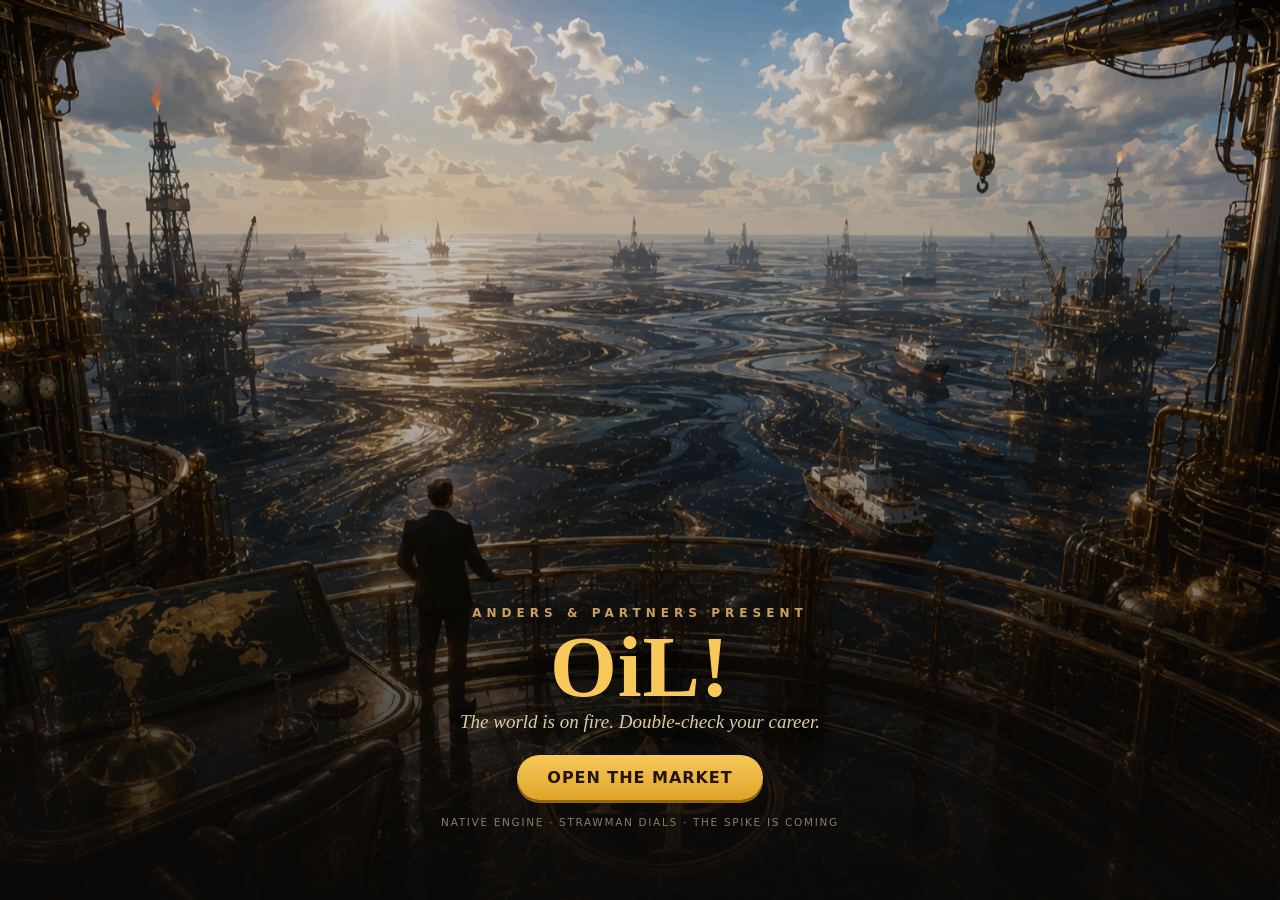
<file: oil-native.html>
<!DOCTYPE html>
<html lang="en">
<head>
<link rel="icon" href="data:,">
<meta charset="utf-8">
<meta name="viewport" content="width=device-width, initial-scale=1">
<title>OiL! — Native Engine · Market Tape</title>
<style>
  :root{--gold:#e0a32a;--gold-lite:#f6c95a;--ink:#0c0a08;--ink2:#15110c;
    --cream:#efe6cf;--red:#c0392b;--orange:#e2632a;--green:#2f8f5b;--panel:#1a140d;}
  *{box-sizing:border-box}
  html,body{margin:0;height:100%;background:radial-gradient(120% 100% at 50% 0%,#241a10,#0c0a08 70%);
    color:var(--cream);font-family:"Trebuchet MS","Segoe UI",system-ui,sans-serif;overflow:hidden}
  #wrap{display:flex;flex-direction:column;height:100vh}
  header{display:flex;align-items:center;gap:6px 14px;flex-wrap:wrap;padding:10px 18px;border-bottom:1px solid #3a2c18;background:rgba(10,8,6,.6)}   /* 1125 window fit: wrap the dials; one row ran 600px off the right of a 1280 window */
  header .ti{font-family:Georgia,serif;font-weight:700;color:var(--gold-lite);font-size:21px;letter-spacing:.02em}
  header .sub{font-size:11px;color:#9a8f7c;letter-spacing:.06em}
  header .sp{flex:1}
  button{font-family:inherit;font-weight:800;cursor:pointer;border:none;border-radius:999px;padding:8px 16px;font-size:13px;
    color:#241405;background:linear-gradient(180deg,var(--gold-lite),var(--gold));box-shadow:0 3px 0 #93660f}
  button:active{transform:translateY(2px);box-shadow:0 1px 0 #93660f}
  button.alt{background:linear-gradient(180deg,#caa15e,#7d5b22);color:#1a1206;box-shadow:0 3px 0 #4a3413}
  select{font-family:inherit;font-weight:700;background:#241a0f;color:var(--cream);border:1px solid #4a3413;border-radius:8px;padding:6px 8px}
  main{flex:1;display:flex;min-height:0}
  #stage{flex:1;position:relative;min-width:0}
  /* venue backdrop — the GATEWAY oil-rig table, dimmed so the market tape reads on top */
  #venue{position:absolute;inset:0;z-index:0;background:#0c0a08 url(assets/gateway/web/ocean-of-oil-2.jpg) center/cover no-repeat;
    opacity:.5}
  #venue::after{content:"";position:absolute;inset:0;background:
    radial-gradient(120% 90% at 50% 38%,rgba(12,10,8,.32),rgba(12,10,8,.82) 78%),
    linear-gradient(180deg,rgba(12,10,8,.55),rgba(12,10,8,.35) 40%,rgba(12,10,8,.78))}
  canvas{display:block;width:100%;height:100%;position:relative;z-index:1}
  #edd{position:absolute;top:14px;left:50%;transform:translateX(-50%);background:rgba(192,57,43,.93);color:#fff;
    font-weight:900;letter-spacing:.14em;padding:8px 22px;border-radius:999px;box-shadow:0 6px 24px rgba(0,0,0,.6);display:none}
  aside{width:300px;flex:0 0 300px;border-left:1px solid #3a2c18;background:linear-gradient(180deg,#1a140d,#120e09);
    display:flex;flex-direction:column;min-height:0}
  .rh{padding:9px 14px;border-bottom:1px solid #3a2c18;font-size:11px;letter-spacing:.1em;color:#9a8f7c;font-weight:800}
  #players{flex:1;overflow-y:auto;padding:8px 10px;display:flex;flex-direction:column;gap:7px}
  .pl{background:#241a0f;border-radius:10px;padding:8px 10px;border-left:3px solid var(--c,#e0a32a)}
  .pl .nm{font-weight:800;font-size:12.5px;display:flex;justify-content:space-between}
  .pl .nm .ctl{color:var(--gold-lite)}
  .pl .bars{display:flex;gap:5px;margin-top:5px;font-size:9px;color:#9a8f7c;font-weight:700}
  .pl .bars span{flex:1}
  .bar{height:5px;border-radius:3px;background:#3a2c18;margin-top:2px;overflow:hidden}
  .bar i{display:block;height:100%}
  #log{height:118px;overflow-y:auto;border-top:1px solid #3a2c18;padding:6px 12px;font-size:11px;line-height:1.5;color:#b6a98a}
  #log .t{color:var(--gold-lite);font-weight:800}
  #log .spike{color:var(--orange)} #log .out{color:var(--red)} #log .grn{color:var(--green)}
  .lede{padding:6px 18px;font-size:11px;color:#8a7c63;border-top:1px solid #3a2c18}
  .pl.you{box-shadow:0 0 0 2px var(--gold-lite)}
  #nprompt{position:absolute;inset:0;display:none;align-items:center;justify-content:center;background:rgba(8,6,4,.62);z-index:20}
  #nprompt.on{display:flex}
  #nprompt .box{background:linear-gradient(180deg,#241a0f,#15110c);border:1px solid #4a3413;border-radius:14px;
    padding:18px 22px;max-width:460px;text-align:center;box-shadow:0 20px 50px rgba(0,0,0,.6)}
  #nprompt .pt{font-family:Georgia,serif;color:var(--gold-lite);font-size:18px;margin-bottom:4px}
  #nprompt .ps{color:#9a8f7c;font-size:12px;margin-bottom:14px;line-height:1.45}
  #nprompt .po{display:flex;gap:8px;justify-content:center;flex-wrap:wrap}
  #nprompt .po button{min-width:96px}
  #nprompt .po button.no{background:linear-gradient(180deg,#caa15e,#7d5b22);color:#1a1206;box-shadow:0 3px 0 #4a3413}
  /* boot / title splash — the OIL OPEN CARD establishing shot */
  #boot{position:fixed;inset:0;z-index:60;display:flex;flex-direction:column;align-items:center;justify-content:flex-end;
    text-align:center;background:#0c0a08 url(assets/gateway/web/oil-open-card.jpg) center/cover no-repeat;
    transition:opacity .6s ease}
  #boot::before{content:"";position:absolute;inset:0;background:
    linear-gradient(180deg,rgba(12,10,8,.10),rgba(12,10,8,.32) 46%,rgba(12,10,8,.92))}
  #boot.gone{opacity:0;pointer-events:none}
  #boot .bz{position:relative;padding:0 22px 8vh;max-width:680px}
  #boot .pre{font-size:12px;letter-spacing:.42em;color:#caa15e;font-weight:800;text-transform:uppercase}
  #boot .ti{font-family:Georgia,serif;font-weight:700;color:var(--gold-lite);font-size:clamp(42px,9vw,86px);
    line-height:.96;letter-spacing:.01em;text-shadow:0 6px 30px rgba(0,0,0,.7);margin:6px 0 2px}
  #boot .tag{font-family:Georgia,serif;font-style:italic;color:#d9cba8;font-size:clamp(14px,2.2vw,19px);margin-bottom:22px;
    text-shadow:0 3px 14px rgba(0,0,0,.8)}
  #boot .open{font-size:16px;padding:13px 30px;letter-spacing:.06em}
  #boot .note{margin-top:16px;font-size:10.5px;letter-spacing:.16em;color:#8a7c63;text-transform:uppercase}
</style>
</head>
<body>
<div id="boot">
  <div class="bz">
    <div class="pre">Anders &amp; Partners present</div>
    <div class="ti">OiL!</div>
    <div class="tag">The world is on fire. Double-check your career.</div>
    <button class="open" id="bootOpen">OPEN THE MARKET</button>
    <div class="note">Native engine · strawman dials · the spike is coming</div>
  </div>
</div>
<div id="wrap">
  <header>
    <div class="ti">OiL! <span style="color:#8a7c63">·</span> NATIVE ENGINE</div>
    <div class="sub">the dice / price / depletion spine — strawman dials, validated</div>
    <div class="sp"></div>
    <a href="diciner.html" class="sub" style="text-decoration:none;color:#caa15e">🎲 DICINER</a>&nbsp;
    <a href="test-lab.html" class="sub" style="text-decoration:none;color:#caa15e">🧪 LAB</a>&nbsp;&nbsp;
    <label class="sub">SPECULATORS&nbsp;<select id="np"><option>4</option><option>5</option><option selected>6</option><option>7</option><option>8</option></select></label>
    <label class="sub">&nbsp;<select id="exp"><option value="1" selected>+ Green Anders (exp)</option><option value="0">core only</option></select></label>
    <label class="sub">&nbsp;<select id="ed"><option value="classic" selected>CLASSIC</option><option value="benchmark">BENCHMARK</option></select></label>
    <label class="sub">&nbsp;<select id="dax"><option value="1" selected>dice: Supply·Weather·World</option><option value="0">dice: raw numbers</option></select></label>
    <label class="sub">&nbsp;<select id="cards"><option value="1" selected>cards: on</option><option value="0">cards: off</option></select></label>
    <label class="sub">&nbsp;<select id="asym"><option value="1" selected>factions: asymmetric (CORE-014)</option><option value="0">factions: symmetric</option></select></label>
    <label class="sub">&nbsp;<select id="you"><option value="0" selected>spectate</option><option value="1">YOU play seat 1</option></select></label>
    <label class="sub">&nbsp;<select id="spd"><option value="420">slow</option><option value="200" selected>medium</option><option value="70">fast</option></select></label>
    <button class="alt" id="step">STEP</button>
    <button id="play">▶ RUN</button>
    <button id="new">NEW</button>
  </header>
  <main>
    <div id="stage"><div id="venue"></div><canvas id="cv"></canvas><div id="edd">▼ E.D.D. PROTOCOL ▼</div>
      <div id="nprompt"><div class="box"><div class="pt" id="npt">—</div><div class="ps" id="nps"></div><div class="po" id="npo"></div></div></div>
    </div>
    <aside>
      <div class="rh">SPECULATORS · control / value / exposure</div>
      <div id="players"></div>
      <div id="log"></div>
    </aside>
  </main>
  <div class="lede" id="lede">Supply (red) + Weather (yellow) + World (blue) → three-body price shove · Oil Remaining is the monotonic clock · scarcity makes price climb · E.D.D. = Eat / Divide / Destroy.</div>
</div>

<script src="src/oil-content.js"></script>
<script src="src/oil-skin.js"></script>
<script src="src/oil-engine.js"></script>
<script src="src/oil-cards.js"></script>
<script src="src/oil-deals.js"></script>
<script src="src/oil-factions.js"></script>
<script>
(function(){
"use strict";
const $=s=>document.querySelector(s);
const cv=$('#cv'), ctx=cv.getContext('2d');
let game=null, hist=[], timer=0, running=false;
// Model A is LOCKED (CORE-002): the 3 dice are interchangeable bodies named
// Supply/Weather/World (canonical, from the SSOT) — NOT separate subsystems.
// The names are flavor on one emergent read; "raw numbers" is just an alt view.
const AXES=(window.OIL&&OIL.META&&OIL.META.dice_names_core)||['Supply','Weather','World'];
const diceStr=()=>{const d=game.lastDice;return $('#dax').value==='0'?d.join('-'):d.map((v,i)=>AXES[i]+' '+v).join(' · ');};
// dials handed over from THE DICINER (#dials=base64 json) — "PLAY THESE DICE"
let HASH_DIALS=null;
(function(){const m=location.hash.match(/dials=([^&]+)/);if(m){try{HASH_DIALS=JSON.parse(atob(decodeURIComponent(m[1])));}catch(e){}}})();

// faction roster for player identity (display only)
const FAC=(window.OIL&&OIL.FACTIONS)||[];
const colorFor=(window.OILSKIN&&OILSKIN.colorFor)||(()=>'#e0a32a');
const FACFX=((window.OIL_FACTIONS_FX&&OIL_FACTIONS_FX.FACTIONS)||{});   // power read for the panel

function newGame(){
  stop();
  const n=+$('#np').value, exp=$('#exp').value==='1', edition=$('#ed').value, you=$('#you').value==='1', cards=$('#cards').value==='1', asym=$('#asym').value==='1';
  const facs=FAC.slice(0,n);
  const names=facs.map(f=>f.brand);
  game=new OilGame({seed:(Math.random()*1e9)|0,n_players:n,expansion:exp,names,edition,cards,factions:facs.map(f=>f.code),asym,dials:HASH_DIALS||{}});
  game._colors=facs.map(f=>colorFor(f.code));
  if(you){ game.players[0].isHuman=true; game.players[0].agent={decide:presentPrompt}; }  // human seat -> same ask() seam as bots (E6)
  hist=[{price:game.price,oil:game.oil,era:'STABLE',edd:false}];
  $('#edd').style.display='none'; $('#nprompt').classList.remove('on'); $('#log').innerHTML='';
  buildPanels(); draw();
  logLine(`<span class="t">TABLE SET</span> · ${n} speculators · ${exp?'+ Green Anders':'core only'} · <b>${edition.toUpperCase()}</b>${game.rubberBand?' (rubber band on)':''}${game.asym?' · <b style="color:#caa15e">factions ASYMMETRIC</b>':' · factions symmetric'}${you?' · <b style="color:#f6c95a">YOU = '+game.players[0].name+'</b>':''} · oil ${game.oil}, price ${game.price}`);
  if(you) logLine(`<span class="grn">You play seat 1. Press RUN — the game pauses for your calls.</span>`);
  if(HASH_DIALS) logLine(`<span style="color:#caa15e">🎲 playing a DICINER design — custom dice/dials active</span>`);
}
function buildPanels(){
  const w=$('#players'); w.innerHTML='';
  game.players.forEach((p,i)=>{
    const d=document.createElement('div'); d.className='pl'+(p.isHuman?' you':''); d.id='pl'+i; d.style.setProperty('--c',game._colors[i]);
    const fx=game.asym&&p.faction&&FACFX[p.faction];
    const pow=fx?`<div class="pow" title="${fx.text.replace(/"/g,'&quot;')}" style="font-size:9px;letter-spacing:.5px;color:#caa15e;margin:1px 0 3px">◆ ${fx.power}</div>`:'';
    d.innerHTML=`<div class="nm"><span>${p.name}${p.isHuman?' <span style="color:#f6c95a">· YOU</span>':''}</span><span class="ctl">▰0</span></div>${pow}
      <div class="bars"><span>VAL<div class="bar"><i style="background:var(--gold)"></i></div></span>
      <span>EXP<div class="bar"><i style="background:var(--red)"></i></div></span>
      <span>PIPS<div class="bar"><i style="background:var(--green)"></i></div></span></div>`;
    w.appendChild(d);
  });
}
function updatePanels(){
  const maxVal=Math.max(1,...game.players.map(p=>p.holdings(game.price)));
  const maxExp=Math.max(1,...game.players.map(p=>p.exposure));
  game.players.forEach((p,i)=>{
    const d=$('#pl'+i); if(!d)return;
    d.querySelector('.ctl').textContent='▰'+p.control;
    const bars=d.querySelectorAll('.bar i');
    bars[0].style.width=(100*p.holdings(game.price)/maxVal)+'%';
    bars[1].style.width=(100*p.exposure/maxExp)+'%';
    bars[2].style.width=(100*p.pips/(window.OIL_DIALS?OIL_DIALS.PIPS_START:3))+'%';
    d.style.opacity=(game.done&&game.winner===p)?'1':game.done?'0.5':'1';
    d.style.boxShadow=(game.done&&game.winner===p)?'0 0 0 2px '+game._colors[i]:'none';
  });
}
function logLine(html){const l=$('#log');const e=document.createElement('div');e.innerHTML=html;l.appendChild(e);l.scrollTop=l.scrollHeight;while(l.children.length>60)l.removeChild(l.firstChild);}

async function stepOnce(){
  if(!game||game.done)return;
  const before=game.events.length;
  await game.step();
  hist.push({price:game.price,oil:game.oil,era:game.era,edd:game.edd,shove:game.lastShove,scar:game.scarcity||0});
  // surface notable events
  for(let k=before;k<game.events.length;k++){const ev=game.events[k];
    if(ev.type==='edd_begin'){ $('#edd').style.display='block'; logLine(`<span class="out">▼ ${ev.reason} — oil ${ev.oil}, price ${ev.price}</span>`); }
    else if(ev.type==='edd'){ logLine(`&nbsp;&nbsp;<span class="out">${ev.outcome}</span> by ${ev.player}${ev.on?' on '+ev.on:''}`); }
    else if(ev.type==='green'){ logLine(`&nbsp;&nbsp;<span class="grn">⊛ Green Anders intervenes</span> (${ev.inject>0?'+':''}${ev.inject} → price ${ev.price})`); }
    else if(ev.type==='slingshot'){ logLine(`&nbsp;&nbsp;<span class="t">${ev.player}</span> spends a pip — slingshots the price`); }
    else if(ev.type==='card'){ logLine(`&nbsp;&nbsp;<span class="t">${ev.player}</span> plays <b style="color:#f6c95a">${ev.card}</b> <span style="color:#7d6b4a">[${ev.deck[0]}]</span>`); }
    else if(ev.type==='faction'&&ev.code==='HADDAD'&&game.era==='STABLE'){ logLine(`&nbsp;&nbsp;<span style="color:#caa15e">◆ ${ev.player} steadies the tape</span> <span style="color:#7d6b4a">(${ev.power})</span>`); }
  }
  const h=hist[hist.length-1];
  if(h.era==='CHAOTIC') logLine(`<span class="t">T${game.turn}</span> dice ${game.lastDice.join('-')} · shove ${h.shove>=0?'+':''}${h.shove} <span class="spike">CHAOTIC</span> · price ${game.price}`);
  updatePanels(); draw();
  if(game.done){ stop(); verdict(); }
}
function verdict(){
  const w=game.winner;
  logLine(`<span class="t">★ VERDICT</span> — ${w.name} controls the ruin (▰${w.control}, exposure ${w.exposure})`);
}

function draw(){
  const W=cv.width=cv.clientWidth*devicePixelRatio, H=cv.height=cv.clientHeight*devicePixelRatio;
  ctx.clearRect(0,0,W,H);
  const D=(game&&game.dials)||window.OIL_DIALS||{PRICE_MAX:120,OIL_START:60,EDD_PRICE:88,SCARCITY_BAND:30,EDD_OIL:6};
  const padL=54*devicePixelRatio,padR=18*devicePixelRatio,padT=24*devicePixelRatio,padB=70*devicePixelRatio;
  const cw=W-padL-padR, ch=H-padT-padB;
  const n=Math.max(2,hist.length-1);
  const X=i=>padL+cw*(i/n), Yp=v=>padT+ch*(1-v/D.PRICE_MAX);
  // grid + thresholds
  ctx.font=(11*devicePixelRatio)+'px Trebuchet MS'; ctx.textBaseline='middle';
  ctx.strokeStyle='rgba(120,100,70,.18)'; ctx.fillStyle='#7d6b4a'; ctx.lineWidth=devicePixelRatio;
  for(let v=0;v<=D.PRICE_MAX;v+=20){const y=Yp(v);ctx.beginPath();ctx.moveTo(padL,y);ctx.lineTo(W-padR,y);ctx.stroke();ctx.textAlign='right';ctx.fillText('$'+v,padL-6*devicePixelRatio,y);}
  // E.D.D. price threshold line
  ctx.strokeStyle='rgba(226,99,42,.55)';ctx.setLineDash([6*devicePixelRatio,5*devicePixelRatio]);
  let y=Yp(D.EDD_PRICE);ctx.beginPath();ctx.moveTo(padL,y);ctx.lineTo(W-padR,y);ctx.stroke();ctx.setLineDash([]);
  ctx.fillStyle='#e2632a';ctx.textAlign='left';ctx.fillText('E.D.D. price '+D.EDD_PRICE,padL+4*devicePixelRatio,y-10*devicePixelRatio);

  // shade CHAOTIC turns
  for(let i=1;i<hist.length;i++){ if(hist[i].era==='CHAOTIC'){ ctx.fillStyle='rgba(226,99,42,.10)'; ctx.fillRect(X(i-1),padT,X(i)-X(i-1),ch);} }
  // price line
  ctx.lineWidth=2.4*devicePixelRatio;ctx.strokeStyle='#f6c95a';ctx.lineJoin='round';ctx.beginPath();
  hist.forEach((h,i)=>{const x=X(i),yy=Yp(h.price);i?ctx.lineTo(x,yy):ctx.moveTo(x,yy);});ctx.stroke();
  // current price dot
  if(hist.length){const h=hist[hist.length-1];const x=X(hist.length-1),yy=Yp(h.price);
    ctx.fillStyle=h.edd?'#c0392b':'#f6c95a';ctx.beginPath();ctx.arc(x,yy,5*devicePixelRatio,0,7);ctx.fill();
    ctx.fillStyle=h.edd?'#ff8a6a':'#f6c95a';ctx.textAlign='right';ctx.font=('bold '+13*devicePixelRatio+'px Trebuchet MS');
    ctx.fillText('$'+h.price+(h.era==='CHAOTIC'?'  ⚡':''),Math.min(W-padR,x-8*devicePixelRatio),Math.max(padT+10*devicePixelRatio,yy-14*devicePixelRatio));}

  // OIL REMAINING bar (the monotonic clock) along the bottom
  const oy=H-padB+24*devicePixelRatio, oh=20*devicePixelRatio, ow=cw;
  const oilFrac=game?game.oil/D.OIL_START:1;
  ctx.fillStyle='#1c140c';ctx.fillRect(padL,oy,ow,oh);
  const og=ctx.createLinearGradient(padL,0,padL+ow,0);og.addColorStop(0,'#3a2410');og.addColorStop(1,'#0a0604');
  ctx.fillStyle=og;ctx.fillRect(padL,oy,ow*oilFrac,oh);
  // scarcity band marker
  const sx=padL+ow*(D.SCARCITY_BAND/D.OIL_START);
  ctx.strokeStyle='rgba(226,99,42,.5)';ctx.setLineDash([4*devicePixelRatio,4*devicePixelRatio]);ctx.beginPath();ctx.moveTo(sx,oy);ctx.lineTo(sx,oy+oh);ctx.stroke();ctx.setLineDash([]);
  ctx.fillStyle='#caa15e';ctx.textAlign='left';ctx.font=(11*devicePixelRatio)+'px Trebuchet MS';
  ctx.fillText('OIL REMAINING  '+(game?game.oil:0)+' / '+D.OIL_START+'   (scarcity premium ◂ when below '+D.SCARCITY_BAND+')',padL,oy+oh+16*devicePixelRatio);
  // era/dice readout
  if(game){ctx.textAlign='right';ctx.fillStyle=game.era==='CHAOTIC'?'#e2632a':'#9a8f7c';
    ctx.fillText('turn '+game.turn+' · '+diceStr()+' · '+game.era,W-padR,oy+oh+16*devicePixelRatio);}
}

const sleep=ms=>new Promise(r=>setTimeout(r,ms));
async function play(){
  if(running)return; running=true; $('#play').textContent='❚❚ PAUSE';
  while(running&&game&&!game.done){ await stepOnce(); if(!running||!game||game.done)break; await sleep(+$('#spd').value); }
  if(!game||game.done) stop();
}
function stop(){running=false;clearTimeout(timer);const b=$('#play');if(b)b.textContent='▶ RUN';}

// human-seat prompt: the agent.decide() the engine awaits at each of YOUR decisions
function presentPrompt(g,p,ctx){
  return new Promise(resolve=>{
    let title='',sub='',opts=[];
    if(ctx.kind==='slingshot'){
      const proj=Math.max(g.dials.PRICE_MIN,Math.min(g.dials.PRICE_MAX,g.price+g.lastShove));
      title='Slingshot the market?';
      sub=`${diceStr()} · shove ${g.lastShove>=0?'+':''}${g.lastShove} → price ${g.price}→${proj}. Spend 1 pip (you hold ${p.pips}) to FLIP the shove's sign.`;
      opts=[{label:'FLIP (−1 pip)',value:'flip'},{label:'keep',value:'keep',cls:'no'}];
    } else if(ctx.kind==='action'){
      title='Claim or hold?';
      sub=`Price $${g.price}. CLAIM: spend 1 barrel (you hold ${p.barrels}) → +1 control, bank $${g.price}. HOLD: +${g.dials.HOLD_PENALTY} exposure (always move or suffer).`;
      opts=[{label:'CLAIM',value:'claim'},{label:'hold',value:'hold',cls:'no'}];
    } else if(ctx.kind==='card'){
      const cbn={}; (window.OIL&&OIL.CARDS||[]).forEach(c=>cbn[c.name]=c);
      const hand=ctx.options.filter(o=>o!=='pass');
      title='Play a card?';
      sub='Your hand — '+hand.map(nm=>{const c=cbn[nm];return nm+(c&&c.effects[0]?' ('+c.effects[0]+')':'');}).join('  ·  ');
      opts=hand.map(nm=>({label:nm,value:nm})).concat([{label:'pass',value:'pass',cls:'no'}]);
    } else if(ctx.kind==='edd'){
      title='E.D.D. — '+ctx.options[0];
      sub=`The protocol rolls ${ctx.options[0]}: strike the table's biggest holder.`;
      opts=ctx.options.map(o=>({label:o,value:o}));
    } else { title='Choose'; opts=(ctx.options||[]).map(o=>({label:String(o),value:o})); }
    $('#npt').textContent=title; $('#nps').textContent=sub;
    const box=$('#npo'); box.innerHTML='';
    opts.forEach(o=>{const b=document.createElement('button'); if(o.cls)b.className=o.cls; b.textContent=o.label;
      b.onclick=()=>{ $('#nprompt').classList.remove('on'); resolve(o.value); }; box.appendChild(b);});
    updatePanels(); draw(); $('#nprompt').classList.add('on');
  });
}

// boot splash → market
const dismissBoot=()=>{const b=$('#boot'); if(b&&!b.classList.contains('gone')){b.classList.add('gone'); setTimeout(()=>b.remove(),650); draw();}};
$('#bootOpen').onclick=dismissBoot;

$('#step').onclick=async()=>{stop(); await stepOnce();};
$('#play').onclick=()=>{running?stop():play();};
$('#new').onclick=newGame;
['np','exp','ed','you','cards'].forEach(id=>$('#'+id).onchange=newGame);
$('#dax').onchange=draw;
addEventListener('resize',draw);
newGame();
// capture/demo hooks
if(location.hash.length>1) dismissBoot();                                           // any demo hook skips the splash
if(location.hash.indexOf('run')>=0){$('#spd').value='70';play();}                 // spectate, auto-run fast
if(location.hash.indexOf('youshot')>=0){$('#you').value='1';newGame();play();}      // human seat: stop on the first prompt
if(location.hash.indexOf('youauto')>=0){                                            // human seat: auto-answer to validate the flow
  $('#you').value='1';$('#spd').value='60';newGame();
  setInterval(()=>{const pr=$('#nprompt');if(pr.classList.contains('on'))pr.querySelector('button').click();},40);
  play();
}
})();
</script>
</body>
</html>
</file>
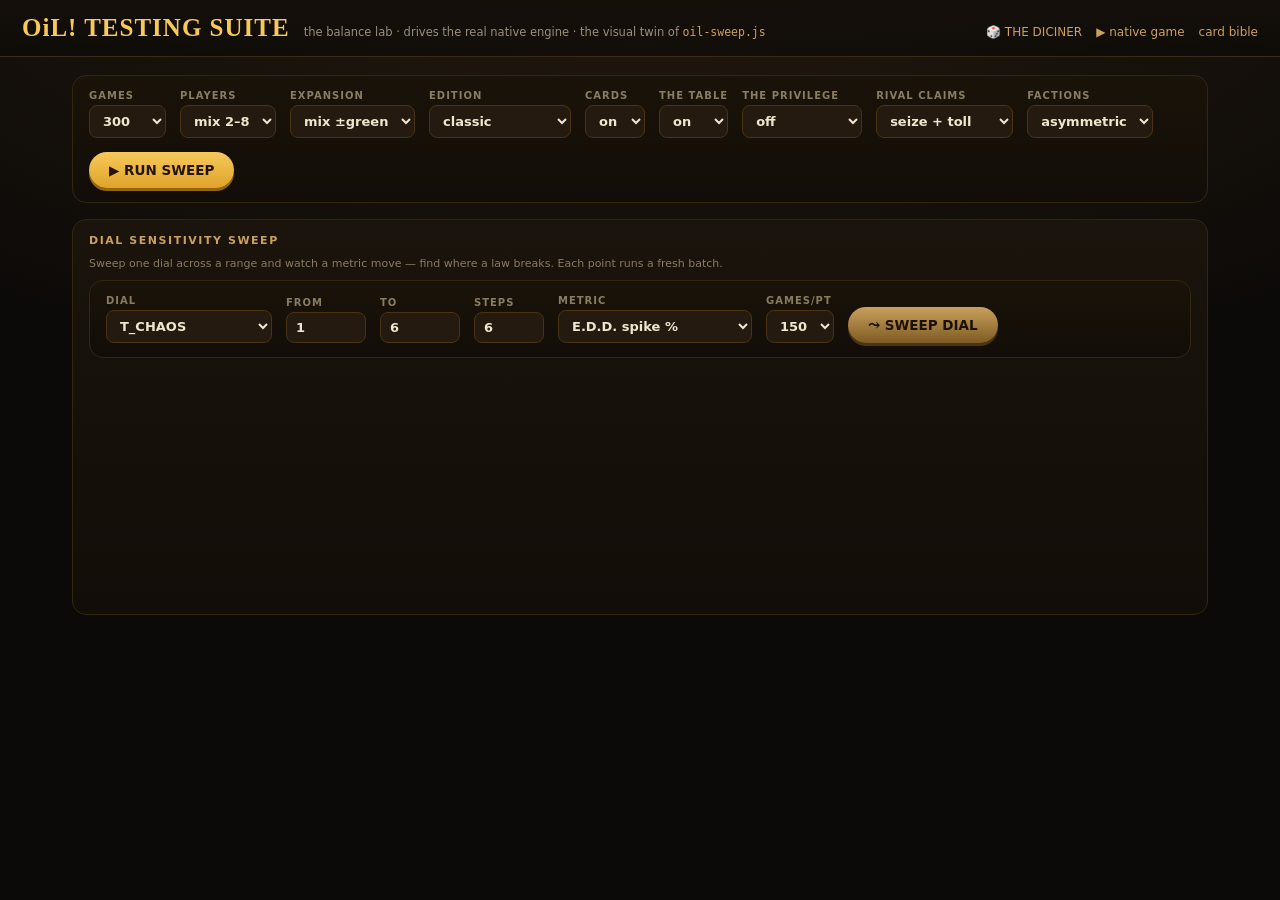
<file: test-lab.html>
<!DOCTYPE html>
<html lang="en">
<head>
<link rel="icon" href="data:,">
<meta charset="utf-8">
<meta name="viewport" content="width=device-width, initial-scale=1">
<title>OiL! TESTING SUITE — the balance lab</title>
<style>
  :root{--gold:#e0a32a;--gold-lite:#f6c95a;--ink:#0c0a08;--cream:#efe6cf;
    --red:#c0392b;--orange:#e2632a;--green:#2f8f5b;--panel:#1a140d;}
  *{box-sizing:border-box}
  html,body{margin:0;min-height:100%;background:radial-gradient(120% 100% at 50% -10%,#241a10,#0c0a08 70%);
    color:var(--cream);font-family:"Trebuchet MS","Segoe UI",system-ui,sans-serif}
  a{color:var(--gold-lite);text-decoration:none}
  header{display:flex;align-items:baseline;gap:14px;padding:14px 22px;border-bottom:1px solid #3a2c18;
    background:linear-gradient(180deg,rgba(20,15,10,.9),rgba(10,8,6,.6))}
  header .ti{font-family:Georgia,serif;font-weight:700;color:var(--gold-lite);font-size:25px;letter-spacing:.04em}
  header .sub{font-size:11.5px;color:#9a8f7c}
  header .sp{flex:1}
  header .nav a{font-size:12px;margin-left:14px;color:#caa15e}
  .wrap{max-width:1180px;margin:0 auto;padding:18px 22px 40px}
  .bar-controls{display:flex;flex-wrap:wrap;gap:14px;align-items:flex-end;background:linear-gradient(180deg,#191309,#120d08);
    border:1px solid #33270f;border-radius:14px;padding:14px 16px;margin-bottom:16px}
  .ctl{display:flex;flex-direction:column;gap:4px}
  .ctl label{font-size:10px;letter-spacing:.1em;color:#8a7c63;text-transform:uppercase;font-weight:800}
  select,input[type=number]{font-family:inherit;font-weight:700;background:#241a0f;color:var(--cream);
    border:1px solid #4a3413;border-radius:8px;padding:7px 9px;font-size:13px}
  button{font-family:inherit;font-weight:800;cursor:pointer;border:none;border-radius:999px;padding:10px 20px;font-size:13.5px;
    color:#241405;background:linear-gradient(180deg,var(--gold-lite),var(--gold));box-shadow:0 3px 0 #93660f}
  button:active{transform:translateY(2px);box-shadow:0 1px 0 #93660f}
  button.alt{background:linear-gradient(180deg,#caa15e,#7d5b22);color:#1a1206;box-shadow:0 3px 0 #4a3413}
  .dialnote{font-size:11px;color:#7fd6a3;margin-bottom:12px;display:none}
  #bar{height:9px;border-radius:6px;background:#241a0f;overflow:hidden;margin:4px 0 16px;display:none}
  #bar i{display:block;height:100%;width:0;background:linear-gradient(90deg,var(--gold),var(--gold-lite))}
  .verdict{font-family:Georgia,serif;font-size:18px;margin:4px 0 14px;display:none}
  .verdict.ok{color:#7fd6a3} .verdict.bad{color:#ff9a86}
  .grid{display:grid;grid-template-columns:1fr 1fr;gap:14px}
  @media(max-width:820px){.grid{grid-template-columns:1fr}}
  .card{background:linear-gradient(180deg,#1a140d,#120d08);border:1px solid #33270f;border-radius:14px;padding:14px 16px}
  .card h3{margin:0 0 10px;font-size:11px;letter-spacing:.14em;color:#caa15e;text-transform:uppercase;font-weight:800}
  .laws{display:flex;flex-direction:column;gap:5px}
  .law{display:flex;align-items:center;gap:9px;font-size:12.5px;background:#16110b;border-radius:8px;padding:7px 10px}
  .law .dot{width:9px;height:9px;border-radius:50%;flex:0 0 9px}
  .law .dot.ok{background:#2f8f5b;box-shadow:0 0 7px #2f8f5b} .law .dot.bad{background:#c0392b;box-shadow:0 0 7px #c0392b}
  .law .nm{flex:1;color:#cbbd9d} .law .id{color:#8a7c63;font-weight:800;font-size:10px;flex:0 0 50px}
  .law .dt{color:#9a8f7c;font-size:11px}
  .kv{display:grid;grid-template-columns:1fr 1fr;gap:8px}
  .kv .stat{background:#16110b;border-radius:9px;padding:9px 11px}
  .kv .k{font-size:10px;letter-spacing:.08em;color:#8a7c63;text-transform:uppercase}
  .kv .v{font-size:19px;font-weight:800;color:var(--gold-lite);font-family:Georgia,serif;margin-top:2px}
  canvas{display:block;width:100%;height:170px}
  .full{grid-column:1/-1}
  .cmp{display:grid;grid-template-columns:1fr 1fr;gap:14px;margin-top:2px}
  .muted{color:#8a7c63;font-size:11px}
  .results{display:none}
</style>
</head>
<body>
<header>
  <div class="ti">OiL! TESTING SUITE</div>
  <div class="sub">the balance lab · drives the real native engine · the visual twin of <code style="color:#caa15e">oil-sweep.js</code></div>
  <div class="sp"></div>
  <div class="nav"><a href="diciner.html">🎲 THE DICINER</a><a href="oil-native.html">▶ native game</a><a href="card-bible.html">card bible</a></div>
</header>
<div class="wrap">
  <div class="dialnote" id="dialnote"></div>
  <div class="bar-controls">
    <div class="ctl"><label>Games</label><select id="games"><option>120</option><option selected>300</option><option>600</option><option>1000</option></select></div>
    <div class="ctl"><label>Players</label><select id="players"><option value="mix" selected>mix 2–8</option><option>4</option><option>5</option><option>6</option><option>8</option></select></div>
    <div class="ctl"><label>Expansion</label><select id="exp"><option value="mix" selected>mix ±green</option><option value="1">+ green</option><option value="0">core only</option></select></div>
    <div class="ctl"><label>Edition</label><select id="ed"><option value="classic" selected>classic</option><option value="benchmark">benchmark</option><option value="both">compare both</option></select></div>
    <div class="ctl"><label>Cards</label><select id="cards"><option value="1" selected>on</option><option value="0">off</option></select></div>
    <div class="ctl"><label>THE TABLE</label><select id="deals"><option value="1" selected>on</option><option value="0">off</option></select></div>
    <div class="ctl"><label>THE PRIVILEGE</label><select id="priv"><option value="0" selected>off</option><option value="gap">on · gap</option><option value="recent">on · recent</option><option value="abs">on · abs</option></select></div>
    <div class="ctl"><label>RIVAL CLAIMS</label><select id="rival"><option value="both" selected>seize + toll</option><option value="seize">seize</option><option value="toll">toll</option><option value="none">none (house)</option></select></div>
    <div class="ctl"><label>Factions</label><select id="asym"><option value="1" selected>asymmetric</option><option value="0">symmetric</option></select></div>
    <button id="run">▶ RUN SWEEP</button>
  </div>
  <div id="bar"><i></i></div>
  <div class="verdict" id="verdict"></div>

  <div class="results" id="results">
    <div class="grid">
      <div class="card" id="lawcard"><h3>Franchise laws</h3><div class="laws" id="laws"></div></div>
      <div class="card"><h3>Key metrics</h3><div class="kv" id="kv"></div></div>
      <div class="card"><h3>Game length (turns)</h3><canvas id="lenChart"></canvas></div>
      <div class="card"><h3>Winner exposure (cleanliness of exit)</h3><canvas id="expChart"></canvas></div>
      <div class="card"><h3>Win-rate by faction</h3><canvas id="facChart"></canvas></div>
      <div class="card"><h3>E.D.D. path &amp; win-by-policy</h3><canvas id="pathChart"></canvas></div>
    </div>
  </div>

  <div class="card full" style="margin-top:16px">
    <h3>Dial sensitivity sweep</h3>
    <div class="muted" style="margin-bottom:10px">Sweep one dial across a range and watch a metric move — find where a law breaks. Each point runs a fresh batch.</div>
    <div class="bar-controls" style="margin:0 0 12px">
      <div class="ctl"><label>Dial</label><select id="sd_dial">
        <option value="T_CHAOS">T_CHAOS</option><option value="OIL_START">OIL_START</option>
        <option value="EDD_PRICE">EDD_PRICE</option><option value="EDD_OIL">EDD_OIL</option>
        <option value="SCARCITY_BAND">SCARCITY_BAND</option><option value="GREEN_TRIGGER">GREEN_TRIGGER</option>
        <option value="BURN_PER_PRICE">BURN_PER_PRICE</option><option value="HOLD_PENALTY">HOLD_PENALTY</option>
      </select></div>
      <div class="ctl"><label>From</label><input type="number" id="sd_from" value="1" style="width:80px"></div>
      <div class="ctl"><label>To</label><input type="number" id="sd_to" value="6" style="width:80px"></div>
      <div class="ctl"><label>Steps</label><input type="number" id="sd_steps" value="6" style="width:70px"></div>
      <div class="ctl"><label>Metric</label><select id="sd_metric">
        <option value="spikePct">E.D.D. spike %</option><option value="median">length median</option>
        <option value="avgWinExp">avg winner exposure</option><option value="avgLeadGap">avg leader gap</option>
        <option value="lawsPass">laws passing (#)</option>
      </select></div>
      <div class="ctl"><label>Games/pt</label><select id="sd_games"><option>80</option><option selected>150</option><option>300</option></select></div>
      <button class="alt" id="sweepBtn">⤳ SWEEP DIAL</button>
    </div>
    <div id="sd_bar" style="height:8px;border-radius:5px;background:#241a0f;overflow:hidden;margin-bottom:10px;display:none"><i style="display:block;height:100%;width:0;background:linear-gradient(90deg,#caa15e,#f6c95a)"></i></div>
    <canvas id="sweepChart" style="height:230px"></canvas>
  </div>
</div>

<script src="src/oil-content.js"></script>
<script src="src/oil-skin.js"></script>
<script src="src/oil-engine.js"></script>
<script src="src/oil-cards.js"></script>
<script src="src/oil-deals.js"></script>
<script src="src/oil-factions.js"></script>
<script src="src/oil-lab.js"></script>
<script>
(function(){
"use strict";
const $=s=>document.querySelector(s);
const LAB=window.OIL_LAB, BASE=window.OIL_DIALS;
const FREG=(window.OIL_FACTIONS_FX&&window.OIL_FACTIONS_FX.FACTIONS)||{};
const FCODES=Object.keys(FREG);
const DPR=()=>window.devicePixelRatio||1;

// optional dials handed over from THE DICINER (#dials=base64 json)
let extraDials={};
(function(){ const m=location.hash.match(/dials=([^&]+)/); if(m){ try{ extraDials=JSON.parse(atob(decodeURIComponent(m[1])));
  const dn=$('#dialnote'); dn.style.display='block'; dn.textContent='⚙ testing a DICINER design: '+JSON.stringify(extraDials); }catch(e){} } })();

function cfg(edition){
  return { count:+$('#games').value, edition,
    nPlayers: $('#players').value==='mix'?'mix':+$('#players').value,
    expansion: $('#exp').value==='mix'?'mix':$('#exp').value==='1',
    cards: $('#cards').value==='1', deals: $('#deals').value==='1', asym: $('#asym').value==='1', factions:FCODES,
    dials: extraDials, seed0: 7000,
    privilege: $('#priv').value==='0'?undefined:{PRIV_MEASURE:$('#priv').value,PRIV_RIVAL:$('#rival').value} };   // docs/THE-PRIVILEGE.md
}

let running=false;
async function run(){
  if(running)return; running=true;
  const btn=$('#run'); btn.textContent='… running';
  const bar=$('#bar'); bar.style.display='block'; bar.querySelector('i').style.width='0%';
  const eds = $('#ed').value==='both' ? ['classic','benchmark'] : [$('#ed').value];
  const reps={};
  for(let e=0;e<eds.length;e++){
    const c=cfg(eds[e]);
    const games=await LAB.runBatch(Object.assign({},c,{onProgress:(d,t)=>{ bar.querySelector('i').style.width=(100*(e+d/t)/eds.length)+'%'; }}));
    reps[eds[e]]=LAB.lawReport(games,c.dials);
  }
  bar.style.display='none'; btn.textContent='▶ RUN SWEEP';
  render(reps);
  running=false;
}

function render(reps){
  $('#results').style.display='block';
  const names=Object.keys(reps);
  const primary=reps[names[0]];
  const allPass=names.every(n=>reps[n].allPass);
  const v=$('#verdict'); v.style.display='block'; v.className='verdict '+(allPass?'ok':'bad');
  v.textContent=allPass? `✓ ALL FRANCHISE LAWS HOLD${names.length>1?' on both editions':''} — ${primary.N} games each.`
    : `✗ A LAW BROKE — see the red dots below.`;

  // law card (compare if 2 editions)
  $('#lawcard').querySelector('h3').textContent = names.length>1 ? 'Franchise laws — classic vs benchmark' : 'Franchise laws';
  $('#laws').innerHTML=primary.laws.map((l,i)=>{
    const cells=names.map(n=>{const L=reps[n].laws[i]; return `<span class="dot ${L.pass?'ok':'bad'}" title="${n}: ${L.detail}"></span>`;}).join('');
    return `<div class="law">${cells}<span class="id">${l.id}</span><span class="nm">${l.name}</span><span class="dt">${names.map(n=>reps[n].laws[i].detail).join(' · ')}</span></div>`;
  }).join('');

  // key metrics
  const s=primary.stats;
  $('#kv').innerHTML=[
    ['games',primary.N],['length median',`${s.median} (${s.lenMin}–${s.lenMax})`],
    ['E.D.D. spike',(100*s.spikePct).toFixed(0)+'%'],['E.D.D. oil-out',(100*s.oilOutPct).toFixed(0)+'%'],
    ['avg winner exposure',s.avgWinExp.toFixed(1)],['avg leader gap',s.avgLeadGap.toFixed(1)],
  ].concat((()=>{ // THE PRIVILEGE (docs/THE-PRIVILEGE.md) — only when it was on for this batch
    const P=LAB.privilegeReport(primary._games||[]); if(!P.n)return [];
    const f=x=>(100*x).toFixed(0)+'%';
    return [['seat-turns ●●● / ●●○ / ●○○',`${f(P.share[3])} / ${f(P.share[2])} / ${f(P.share[1])}`],
      ['seats reaching ●●○ · ●○○',`${f(P.seatsTo2/P.seats)} · ${f(P.seatsTo1/P.seats)}`],
      ['privilege restored',`${P.restores} of ${P.drops} drops · ${f(P.recoveryRate)} back to ●●●`],
      ['win rate by lowest privilege',`●●● ${f(P.winRateByMin[3])} · ●●○ ${f(P.winRateByMin[2])} · ●○○ ${f(P.winRateByMin[1])}`],
      ['seizures / game',`${(P.perGame('seizeSnare')+P.perGame('seizeCard')).toFixed(2)} (snare ${P.stat.seizeSnare||0} · cards ${P.stat.seizeCard||0})`],
      ['tolled turns / game',`${P.perGame('tollTurns').toFixed(2)} · $${P.stat.tollCash||0} skimmed`],
      ['win: seized · tolled · unclaimed',`${f(P.victim.seized.winRate)} · ${f(P.victim.tolled.winRate)} · ${f(P.victim.clear.winRate)}`]];
  })()).map(([k,val])=>`<div class="stat"><div class="k">${k}</div><div class="v">${val}</div></div>`).join('');

  // charts (use the primary edition's raw games via re-deriving from report — we kept stats; need games)
  drawLen(primary); drawExp(primary); drawFac(primary); drawPath(primary);
}

// histograms are built from the report's distributions — recompute from games kept on the report
// (lawReport doesn't keep games; so we stash them) -> patch: keep games on report
const _origReport=LAB.lawReport;
LAB.lawReport=function(games,dials){ const r=_origReport(games,dials); r._games=games; return r; };

function bars(cv,labels,vals,opts){
  opts=opts||{}; const ctx=cv.getContext('2d');
  const W=cv.width=cv.clientWidth*DPR(), H=cv.height=cv.clientHeight*DPR();
  ctx.clearRect(0,0,W,H);
  const padB=22*DPR(), padT=8*DPR(), padL=opts.padL?opts.padL*DPR():6*DPR();
  const max=Math.max(1,...vals), n=vals.length;
  const bw=(W-padL)/n*0.78, gap=(W-padL)/n;
  ctx.font=(9.5*DPR())+'px Trebuchet MS';ctx.textAlign='center';
  vals.forEach((val,i)=>{
    const h=(val/max)*(H-padB-padT), x=padL+gap*i+gap*0.11;
    ctx.fillStyle=opts.colors?opts.colors[i]:'#caa15e';
    ctx.fillRect(x,H-padB-h,bw,h);
    ctx.fillStyle='#cbbd9d';ctx.textBaseline='alphabetic';
    if(opts.vtop) ctx.fillText(opts.vtop[i],x+bw/2,H-padB-h-3*DPR());
    ctx.fillStyle='#8a7c63';ctx.textBaseline='top';
    ctx.fillText(labels[i],x+bw/2,H-padB+4*DPR());
  });
}
function hist(cv,values,binCount,color){
  const min=Math.min(...values),max=Math.max(...values);
  const span=Math.max(1,max-min), bins=binCount||14, step=span/bins;
  const counts=new Array(bins).fill(0); values.forEach(v=>{let b=Math.floor((v-min)/step); if(b>=bins)b=bins-1; if(b<0)b=0; counts[b]++;});
  const labels=counts.map((_,i)=> (i%3===0)?Math.round(min+i*step):'');
  bars(cv,labels,counts,{colors:counts.map(()=>color||'#caa15e')});
}

function drawLen(rep){ hist($('#lenChart'),rep._games.map(g=>g.len),14,'#caa15e'); }
function drawExp(rep){ hist($('#expChart'),rep._games.map(g=>g.winExposure),14,'#e2632a'); }
function drawFac(rep){
  const fr=rep.facRates.slice().sort((a,b)=>b.rate-a.rate);
  bars($('#facChart'),fr.map(f=>f.code.slice(0,4)),fr.map(f=>+(100*f.rate).toFixed(1)),
    {vtop:fr.map(f=>(100*f.rate).toFixed(0)+'%'),colors:fr.map(f=> f.rate>=0.45?'#c0392b': f.rate<=0.05?'#7a4a2a':'#caa15e')});
}
function drawPath(rep){
  const s=rep.stats, pol=rep.pwins;
  const labels=['spike','oil-out',...Object.keys(pol).map(k=>'win:'+k)];
  const vals=[s.spike,s.oilOut,...Object.keys(pol).map(k=>pol[k])];
  const colors=['#e2632a','#7d5b22',...Object.keys(pol).map(()=>'#2f8f5b')];
  bars($('#pathChart'),labels,vals,{vtop:vals.map(String),colors});
}

// ---- dial sensitivity sweep ----
let sweeping=false;
async function sweepDial(){
  if(sweeping)return; sweeping=true;
  const btn=$('#sweepBtn'); btn.textContent='… sweeping';
  const dial=$('#sd_dial').value, from=+$('#sd_from').value, to=+$('#sd_to').value, steps=Math.max(2,+$('#sd_steps').value);
  const metric=$('#sd_metric').value, gpp=+$('#sd_games').value;
  const bar=$('#sd_bar'); bar.style.display='block'; bar.querySelector('i').style.width='0%';
  const pts=[];
  for(let i=0;i<steps;i++){
    const val=from+(to-from)*i/(steps-1);
    const rv = (dial==='T_CHAOS'||dial==='EDD_OIL'||dial==='GREEN_TRIGGER'||dial==='BURN_PER_PRICE'||dial==='HOLD_PENALTY'||dial==='SCARCITY_BAND')?Math.round(val):val;
    const dials=Object.assign({},extraDials,{[dial]:rv});
    const games=await LAB.runBatch({count:gpp,edition:'classic',nPlayers:'mix',expansion:'mix',cards:true,asym:true,factions:FCODES,seed0:8000,dials,
      onProgress:(d,t)=>{bar.querySelector('i').style.width=(100*(i+d/t)/steps)+'%';}});
    const rep=LAB.lawReport(games,dials);
    let y; const s=rep.stats;
    if(metric==='lawsPass') y=rep.laws.filter(l=>l.pass).length;
    else if(metric==='spikePct') y=100*s.spikePct;
    else y=s[metric];
    pts.push({x:rv,y,allPass:rep.allPass});
  }
  bar.style.display='none'; btn.textContent='⤳ SWEEP DIAL';
  drawSweep(pts,dial,metric);
  sweeping=false;
}
function drawSweep(pts,dial,metric){
  const cv=$('#sweepChart'),ctx=cv.getContext('2d');
  const W=cv.width=cv.clientWidth*DPR(),H=cv.height=cv.clientHeight*DPR();
  ctx.clearRect(0,0,W,H);
  const padL=44*DPR(),padR=14*DPR(),padT=14*DPR(),padB=30*DPR();
  const xs=pts.map(p=>p.x),ys=pts.map(p=>p.y);
  const xmin=Math.min(...xs),xmax=Math.max(...xs),ymin=Math.min(0,...ys),ymax=Math.max(...ys)*1.1||1;
  const X=x=>padL+(W-padL-padR)*((x-xmin)/((xmax-xmin)||1));
  const Y=y=>padT+(H-padT-padB)*(1-(y-ymin)/((ymax-ymin)||1));
  // axes
  ctx.strokeStyle='rgba(120,100,70,.25)';ctx.lineWidth=DPR();ctx.font=(10*DPR())+'px Trebuchet MS';ctx.fillStyle='#8a7c63';
  for(let g=0;g<=4;g++){const yy=padT+(H-padT-padB)*g/4,val=ymax-(ymax-ymin)*g/4;
    ctx.beginPath();ctx.moveTo(padL,yy);ctx.lineTo(W-padR,yy);ctx.stroke();
    ctx.textAlign='right';ctx.textBaseline='middle';ctx.fillText(val.toFixed(0),padL-5*DPR(),yy);}
  // line + points (red where a law breaks)
  ctx.strokeStyle='#f6c95a';ctx.lineWidth=2.4*DPR();ctx.beginPath();
  pts.forEach((p,i)=>{const x=X(p.x),y=Y(p.y);i?ctx.lineTo(x,y):ctx.moveTo(x,y);});ctx.stroke();
  pts.forEach(p=>{ctx.fillStyle=p.allPass?'#7fd6a3':'#c0392b';ctx.beginPath();ctx.arc(X(p.x),Y(p.y),4.5*DPR(),0,7);ctx.fill();
    ctx.fillStyle='#8a7c63';ctx.textAlign='center';ctx.textBaseline='top';ctx.fillText(p.x,X(p.x),H-padB+5*DPR());});
  ctx.fillStyle='#caa15e';ctx.textAlign='left';ctx.textBaseline='top';
  ctx.fillText(`${dial} →  ${metric}  (green = laws pass · red = a law broke)`,padL,4*DPR());
}

$('#run').onclick=run;
$('#sweepBtn').onclick=sweepDial;
addEventListener('resize',()=>{ if($('#results').style.display==='block'){ /* charts redraw on next run */ } });
})();
</script>
</body>
</html>
</file>
<file: src/oil-selectables.css>
/* OiL! — THE SELECTABLES (1119). Every thing you can press, drawn as an OiL! printed component, not app chrome.
   Joe 1119: "it needs to go back to the more arcade cab menu style for all selectables … way too claude menu style".
   Replaces the generated UI-kit gold PILLS / rounded chips (src/oil-uikit.css, which stays untouched: panels/frames
   keep its art) with the box's own vocabulary:

     button          THE SIGN       the forecourt sign off the box: cream enamel face, OiL! red caps, the yellow
                                    "THE HOME GAME" band along the foot, a dark bronze frame. Go / confirm.
     button.alt      THE MANIFEST   a cargo-manifest tag: petroleum-black stock, gold ink, a perforated rule.
     .chip           THE TICKET     a printed ticket; ON = run through the stamp (cream stock, red double rule).
     .chip.box       THE BOX LID    the CORE / SuprexCore lids: ON = the cover face with its yellow band.
     .fac            THE PLACARD    a company placard: the company colour as the header bar, brass rivets.
     #ctrl           THE DICE TRAY  the table's controls take the dice canon (data.py DICE_COLORS):
                                    RUN = Green Anders · STEP = Weather yellow · MAP/BOARD = World blue.
   PAINT ONLY: no padding, font, width, height or border width changes — every hit area is the box it was
   (tools/ui_rects.mjs proves it). Colours: dice canon + src/oil-skin.js FACTION_COLORS + the box art. */

:root{--sign-face:#f3ead2;--sign-face2:#e2d2a8;--sign-ink:#c3261a;--sign-band:#f2c230;--sign-frame:#2a170a;--sign-bronze:#8a5a22;
  --man-stock:#17110a;--man-stock2:#211710;--man-ink:#f2c14e;--man-rule:#9c7128;
  --die-supply:#c8321f;--die-weather:#e8b923;--die-world:#2f63b0;--die-anders:#2f8f4b}

/* ================= THE SIGN (primary) ================= */
button{border-image:none!important;border:0 solid transparent;border-radius:3px;color:var(--sign-ink);
  background:linear-gradient(180deg,#fbf5e4 0,var(--sign-face) 38%,var(--sign-face2) 100%);
  box-shadow:inset 0 -5px 0 var(--sign-band),inset 0 -6px 0 #b5861b,inset 0 0 0 1px rgba(90,50,10,.35),
    0 0 0 2px var(--sign-frame),0 0 0 3px var(--sign-bronze),0 4px 0 3px #0b0703,0 8px 14px rgba(0,0,0,.45);
  text-shadow:0 1px 0 rgba(255,255,255,.55)}
button:hover{background:linear-gradient(180deg,#fffaf0 0,#f8f0d9 40%,#ecdcb3 100%);
  box-shadow:inset 0 -5px 0 #ffd23f,inset 0 -6px 0 #b5861b,inset 0 0 0 1px rgba(90,50,10,.35),
    0 0 0 2px var(--sign-frame),0 0 0 3px #c08a3a,0 4px 0 3px #0b0703,0 0 18px rgba(255,190,80,.35),0 8px 14px rgba(0,0,0,.45)}
button:active{transform:translateY(3px);box-shadow:inset 0 -5px 0 var(--sign-band),inset 0 -6px 0 #b5861b,inset 0 2px 4px rgba(60,30,5,.35),
    0 0 0 2px var(--sign-frame),0 0 0 3px var(--sign-bronze),0 1px 0 3px #0b0703}
button:focus-visible{outline:2px dashed var(--sign-band);outline-offset:5px}
button:disabled,button:disabled:hover{color:#8a7c63;text-shadow:none;transform:none;
  background:linear-gradient(180deg,#5a5040,#3e3629);
  box-shadow:inset 0 -5px 0 #6a5a2c,inset 0 0 0 1px rgba(0,0,0,.4),0 0 0 2px var(--sign-frame),0 0 0 3px #4a3a22,0 4px 0 3px #0b0703}

/* ================= THE MANIFEST (secondary) ================= */
button.alt,#nprompt .po button.no{color:var(--man-ink);text-shadow:0 1px 0 #000;border-radius:2px;
  background:repeating-linear-gradient(0deg,rgba(255,220,150,.025) 0 2px,transparent 2px 4px),
    linear-gradient(180deg,var(--man-stock2),var(--man-stock));
  box-shadow:inset 0 0 0 1px #000,inset 0 0 0 3px var(--man-stock),inset 0 0 0 4px rgba(156,113,40,.55),
    0 0 0 1.5px var(--man-rule),0 3px 0 1.5px #050302,0 6px 10px rgba(0,0,0,.4);
  outline:1px dashed rgba(242,193,78,.35);outline-offset:-7px}
button.alt:hover,#nprompt .po button.no:hover{color:#ffe08a;background:repeating-linear-gradient(0deg,rgba(255,220,150,.03) 0 2px,transparent 2px 4px),linear-gradient(180deg,#2e2014,#1c140b);
  box-shadow:inset 0 0 0 1px #000,inset 0 0 0 3px #1c140b,inset 0 0 0 4px rgba(242,193,78,.75),0 0 0 1.5px #d39a35,0 3px 0 1.5px #050302,0 0 14px rgba(242,193,78,.18)}
button.alt:active,#nprompt .po button.no:active{transform:translateY(2px);box-shadow:inset 0 0 0 1px #000,inset 0 0 0 4px rgba(156,113,40,.55),inset 0 3px 6px rgba(0,0,0,.6),0 0 0 1.5px var(--man-rule),0 1px 0 1.5px #050302}

/* ================= THE TICKET (toggles) ================= */
.chip{border-image:none!important;border-color:transparent;border-radius:2px;color:#cdb98e;
  background:linear-gradient(90deg,transparent 7px,rgba(0,0,0,.0) 7px),linear-gradient(180deg,#2b1f12,#1d150c);
  box-shadow:inset 0 0 0 1px rgba(205,160,80,.35),0 2px 0 #050302;
  outline:1px dashed rgba(205,160,80,.28);outline-offset:-5px}
.chip:hover{color:#f2dfae;box-shadow:inset 0 0 0 1px rgba(242,193,78,.7),0 2px 0 #050302,0 0 10px rgba(242,193,78,.15)}
.chip.on{color:var(--sign-ink);text-shadow:0 1px 0 rgba(255,255,255,.5);outline:none;border-color:transparent;
  background:radial-gradient(circle at 88% 30%,rgba(195,38,26,.10) 0 9px,transparent 10px),linear-gradient(180deg,#f6eed8,#e4d4ab);
  box-shadow:inset 0 0 0 2px #f6eed8,inset 0 0 0 3px var(--sign-ink),inset 0 0 0 4.5px #f6eed8,inset 0 0 0 5.5px rgba(195,38,26,.7),0 2px 0 #050302,0 0 0 1px #3a2210}

/* ---- THE BOX lids (CORE / SuprexCore) ---- */
.chip.box{border-radius:2px;border-image:none!important;
  background:linear-gradient(180deg,#241a10,#140e08);box-shadow:inset 0 0 0 1px rgba(205,160,80,.4),inset 0 0 0 4px #140e08,inset 0 0 0 5px rgba(205,160,80,.2),0 3px 0 #050302}
.chip.box.on{color:var(--sign-ink);background:linear-gradient(180deg,#fbf5e4,#ecdfba 70%);text-shadow:0 1px 0 #fff8;
  box-shadow:inset 0 -6px 0 var(--sign-band),inset 0 -7px 0 #b5861b,inset 0 0 0 2px var(--sign-frame),inset 0 0 0 3px #c08a3a,0 3px 0 #050302,0 0 16px rgba(242,194,48,.18)}
.chip.box.on small{color:#5a3812;opacity:1}

/* ================= THE PLACARD (company select) ================= */
.fac{border-image:none!important;border-color:transparent;border-radius:2px;
  background:radial-gradient(circle at 6px 6.5px,#f0d9a0 0 1.6px,#3a2408 2.2px,transparent 2.8px),radial-gradient(circle at calc(100% - 6px) 6.5px,#f0d9a0 0 1.6px,#3a2408 2.2px,transparent 2.8px),radial-gradient(circle at 6px calc(100% - 6px),#f0d9a0 0 1.6px,#3a2408 2.2px,transparent 2.8px),radial-gradient(circle at calc(100% - 6px) calc(100% - 6px),#f0d9a0 0 1.6px,#3a2408 2.2px,transparent 2.8px),linear-gradient(180deg,var(--fc,#e0a32a) 0 12px,rgba(0,0,0,.55) 12px 13px,transparent 13px),linear-gradient(180deg,#1d150c,#120d07);
  box-shadow:inset 0 0 0 1px rgba(205,160,80,.35),0 3px 0 #050302}
.fac:hover{box-shadow:inset 0 0 0 1px rgba(242,193,78,.8),0 3px 0 #050302,0 0 12px rgba(242,193,78,.15)}
.fac.on{background:radial-gradient(circle at 6px 6.5px,#fff1c4 0 1.6px,#3a2408 2.2px,transparent 2.8px),radial-gradient(circle at calc(100% - 6px) 6.5px,#fff1c4 0 1.6px,#3a2408 2.2px,transparent 2.8px),radial-gradient(circle at 6px calc(100% - 6px),#fff1c4 0 1.6px,#3a2408 2.2px,transparent 2.8px),radial-gradient(circle at calc(100% - 6px) calc(100% - 6px),#fff1c4 0 1.6px,#3a2408 2.2px,transparent 2.8px),linear-gradient(180deg,var(--fc,#e0a32a) 0 12px,rgba(0,0,0,.55) 12px 13px,transparent 13px),linear-gradient(180deg,#2c1f10,#1a120a);
  box-shadow:inset 0 0 0 2px var(--fc,#e0a32a),inset 0 0 0 3px #0c0804,0 0 0 2px var(--gold-lite,#f6c95a),0 3px 0 2px #050302}
.fac.hu{box-shadow:inset 0 0 0 2px var(--fc,#e0a32a),0 0 0 2px #9fd8a8,0 3px 0 2px #050302}
.fac .rbk{text-decoration:underline dashed 1px;text-underline-offset:2px}

/* ================= THE DICE TRAY (#ctrl) ================= */
#ctrl button.alt{border-radius:2px}
#ctrl #runBtn,#ctrl #stepBtn,#ctrl #viewBtn,#ctrl #boardBtn{color:#fff;text-shadow:0 1px 0 rgba(0,0,0,.55);outline:none;border-radius:4px;
  background:radial-gradient(circle at 7px 7px,rgba(255,255,255,.85) 0 1.6px,transparent 2.2px),
    radial-gradient(circle at calc(100% - 7px) calc(100% - 7px),rgba(255,255,255,.85) 0 1.6px,transparent 2.2px),
    linear-gradient(180deg,rgba(255,255,255,.22),rgba(0,0,0,.18)),var(--die,#2f63b0);
  box-shadow:inset 0 1px 0 rgba(255,255,255,.35),inset 0 -3px 0 rgba(0,0,0,.28),0 0 0 2px #0b0703,0 3px 0 2px #050302,0 5px 10px rgba(0,0,0,.45)}
#ctrl #runBtn{--die:var(--die-anders)} #ctrl #stepBtn{--die:var(--die-weather);color:#2a1a02;text-shadow:0 1px 0 rgba(255,255,255,.4)}
#ctrl #viewBtn,#ctrl #boardBtn{--die:var(--die-world)}
#ctrl #runBtn:hover,#ctrl #stepBtn:hover,#ctrl #viewBtn:hover,#ctrl #boardBtn:hover{filter:brightness(1.12);
  box-shadow:inset 0 1px 0 rgba(255,255,255,.35),inset 0 -3px 0 rgba(0,0,0,.28),0 0 0 2px #0b0703,0 3px 0 2px #050302,0 0 12px color-mix(in srgb,var(--die) 55%,transparent)}
#ctrl #runBtn:active,#ctrl #stepBtn:active,#ctrl #viewBtn:active,#ctrl #boardBtn:active{transform:translateY(2px);
  box-shadow:inset 0 2px 4px rgba(0,0,0,.4),0 0 0 2px #0b0703,0 1px 0 2px #050302}
/* the speed knob = a pump's number window */
#ctrl select,#pmenu select{border-radius:2px;background-color:#050403;color:#f6e7b8;border:1px solid #6a4a1c;box-shadow:inset 0 2px 4px #000,0 0 0 2px #1d150c}

/* ================= decisions (THE BOARD asks you) ================= */
#nprompt .po button:not(.no){border-radius:2px}

/* ================= the rulebook's tabs = index tabs on a binder ================= */
body #rulebook .rb-tab{border-image:none!important;border-radius:3px 3px 0 0;color:#cdb98e;
  background:linear-gradient(180deg,#2b1f12,#1a120a);box-shadow:inset 0 1px 0 rgba(242,193,78,.35),inset 1px 0 0 rgba(205,160,80,.3),inset -1px 0 0 rgba(205,160,80,.3),0 2px 0 #050302}
body #rulebook .rb-tab.on{color:var(--sign-ink);background:linear-gradient(180deg,#fbf5e4,#e4d4ab);text-shadow:0 1px 0 #fff8;
  box-shadow:inset 0 -4px 0 var(--sign-band),inset 0 0 0 1px #6a4a1c,0 2px 0 #050302}

/* a decision that names a company (pacts, tribute, scapegoat, snares) = that company's placard tab */
#nprompt .po button.co:not(.no){box-shadow:inset 5px 0 0 var(--fc,#e0a32a),inset 6px 0 0 rgba(0,0,0,.45),inset 0 -5px 0 var(--sign-band),inset 0 -6px 0 #b5861b,
  0 0 0 2px var(--sign-frame),0 0 0 3px var(--sign-bronze),0 4px 0 3px #0b0703,0 8px 14px rgba(0,0,0,.45)}
#nprompt .po button.co:not(.no):hover{box-shadow:inset 5px 0 0 var(--fc,#e0a32a),inset 6px 0 0 rgba(0,0,0,.45),inset 0 -5px 0 #ffd23f,inset 0 -6px 0 #b5861b,
  0 0 0 2px var(--sign-frame),0 0 0 3px #c08a3a,0 4px 0 3px #0b0703,0 0 16px color-mix(in srgb,var(--fc,#e0a32a) 45%,transparent)}
</file>
<file: src/oil-station.css>
/* OiL! — THE STATION (1119): CANDY PLASTIC + the gas-station BIG BOARD. Paint only (loaded last; html.station = on).
   Joe 1119: "candy plastic is a big sort of art direction for oil ... its UI should be feeling like gas station big
   board/signs ... digital gas pump renditions". The reference is Joe's own ALT RETRO CANDY PLASIC sign (GAMES/OIL/GPT RAW):
   a moulded red rim, a glowing cream face, a gloss highlight across the top half, chrome trim, a yellow band.
     · button (THE SIGN)     → the candy-plastic lightbox: red moulded rim, backlit cream face, gloss, yellow band
     · button.alt            → a pump key: black gloss plastic in a chrome bezel, amber legend
     · #stPylon              → the price pylon (CRUDE / OIL LEFT / TURN in LED, LCD and amber windows; era in changeable letters)
     · .pl                   → each company card = a dispenser face: brand colour lit along the top, readouts in windows,
                               its beauty shot faded in behind; the seat on the clock (.act) lights up = its turn banner
     · #desk                 → THE DESK on the changeable-letter board; #edd → the chase-light emergency sign
     · .fac                  → the company placard with its forecourt faded in
     · #stLoad / #stAttract  → the loading card and the boot attract (the greaser fades into every cover)
   No padding, font-size, width, height or border-width changes on any selectable — tools/ui_rects.mjs proves it. */

html.station{--cp-red:#d3241a;--cp-red-d:#8e130d;--cp-cream:#fff6dd;--cp-yel:#ffc928;--cp-glow:rgba(255,92,46,.38);
  --chrome:linear-gradient(180deg,#fdfdfd 0,#a9adb3 38%,#5d6168 52%,#d9dce0 70%,#7b8088 100%);
  --led:#ff3b1f;--amb:#ffb21a;--lcd-bg:#a9cfa1;--lcd-on:#102010}

/* ================= THE SIGN → the candy-plastic lightbox ================= */
html.station button:not(.alt):not(#runBtn):not(#stepBtn):not(#viewBtn):not(#boardBtn){border-radius:7px;color:#c21b12;
  text-shadow:0 1px 0 rgba(255,255,255,.8),0 0 6px rgba(255,190,90,.55);
  background:linear-gradient(180deg,rgba(255,255,255,.85) 0,rgba(255,255,255,.28) 44%,rgba(255,255,255,0) 50%),
    radial-gradient(ellipse 90% 120% at 50% 115%,#ffd23a 0,#ffe48e 40%,var(--cp-cream) 78%);
  box-shadow:inset 0 0 0 1.5px rgba(255,255,255,.75),inset 0 -4px 0 var(--cp-yel),inset 0 -5px 0 #e09a00,
    0 0 0 2px var(--cp-red-d),0 0 0 4px var(--cp-red),0 0 0 5px #4a0905,0 4px 0 4px #2a0603,0 0 20px var(--cp-glow),0 9px 16px rgba(0,0,0,.5)}
html.station button:not(.alt):not(#runBtn):not(#stepBtn):not(#viewBtn):not(#boardBtn):hover{
  background:linear-gradient(180deg,rgba(255,255,255,.95) 0,rgba(255,255,255,.35) 44%,rgba(255,255,255,0) 50%),
    radial-gradient(ellipse 90% 120% at 50% 115%,#ffdc4a 0,#fff0b0 42%,#fffaf0 80%);
  box-shadow:inset 0 0 0 1.5px #fff,inset 0 -4px 0 #ffd84a,inset 0 -5px 0 #e09a00,
    0 0 0 2px var(--cp-red-d),0 0 0 4px #ef3a2c,0 0 0 5px #4a0905,0 4px 0 4px #2a0603,0 0 30px rgba(255,110,60,.6),0 9px 16px rgba(0,0,0,.5)}
html.station button:not(.alt):not(#runBtn):not(#stepBtn):not(#viewBtn):not(#boardBtn):active{transform:translateY(3px);
  box-shadow:inset 0 0 0 1.5px rgba(255,255,255,.6),inset 0 -4px 0 var(--cp-yel),inset 0 2px 5px rgba(120,40,0,.3),
    0 0 0 2px var(--cp-red-d),0 0 0 4px var(--cp-red),0 0 0 5px #4a0905,0 1px 0 4px #2a0603,0 0 14px var(--cp-glow)}
html.station button:not(.alt):disabled,html.station button:not(.alt):disabled:hover{color:#8a7c63;text-shadow:none;transform:none;
  background:linear-gradient(180deg,rgba(255,255,255,.18) 0,rgba(255,255,255,0) 50%),linear-gradient(180deg,#6a5f50,#473f33);
  box-shadow:inset 0 -4px 0 #6a5a2c,0 0 0 2px #3a0a06,0 0 0 4px #5a2a22,0 0 0 5px #200402,0 4px 0 4px #140302}

/* ================= button.alt → a pump key: black gloss plastic, chrome bezel, amber legend ================= */
html.station button.alt:not(#runBtn):not(#stepBtn):not(#viewBtn):not(#boardBtn),html.station #nprompt .po button.no{outline:none;border-radius:5px;color:#ffc24a;
  text-shadow:0 0 6px rgba(255,170,40,.55),0 1px 0 #000;
  background:linear-gradient(180deg,rgba(255,255,255,.22) 0,rgba(255,255,255,.04) 46%,rgba(255,255,255,0) 50%),linear-gradient(180deg,#24201c,#0b0907);
  box-shadow:inset 0 1px 0 rgba(255,255,255,.25),inset 0 -2px 0 rgba(0,0,0,.6),0 0 0 1.5px #050403,0 0 0 3px #b9bdc3,0 0 0 4px #4b4f55,0 3px 0 4px #111,0 6px 10px rgba(0,0,0,.45)}
html.station button.alt:not(#runBtn):not(#stepBtn):not(#viewBtn):not(#boardBtn):hover,html.station #nprompt .po button.no:hover{color:#ffd77a;
  background:linear-gradient(180deg,rgba(255,255,255,.28) 0,rgba(255,255,255,.06) 46%,rgba(255,255,255,0) 50%),linear-gradient(180deg,#2e2924,#110e0b);
  box-shadow:inset 0 1px 0 rgba(255,255,255,.3),inset 0 -2px 0 rgba(0,0,0,.6),0 0 0 1.5px #050403,0 0 0 3px #e3e6ea,0 0 0 4px #5b5f65,0 3px 0 4px #111,0 0 16px rgba(255,170,40,.28)}
html.station button.alt:active,html.station #nprompt .po button.no:active{transform:translateY(2px)}

/* ================= .chip tickets → backlit price-tag inserts ================= */
html.station .chip.on:not(.box){background:linear-gradient(180deg,rgba(255,255,255,.8) 0,rgba(255,255,255,.2) 46%,rgba(255,255,255,0) 50%),linear-gradient(180deg,#fffaf0,#ffe9a8);
  box-shadow:inset 0 0 0 1.5px #fff,inset 0 -3px 0 var(--cp-yel),0 0 0 2px var(--cp-red),0 0 0 3px #4a0905,0 2px 0 3px #2a0603,0 0 12px var(--cp-glow)}
html.station .chip.box.on{background:linear-gradient(180deg,rgba(255,255,255,.85) 0,rgba(255,255,255,.25) 40%,rgba(255,255,255,0) 46%),radial-gradient(ellipse 90% 130% at 50% 120%,#ffd23a 0,#ffe48e 40%,var(--cp-cream) 80%);
  box-shadow:inset 0 0 0 1.5px #fff,inset 0 -6px 0 var(--cp-yel),inset 0 -7px 0 #e09a00,0 0 0 3px var(--cp-red),0 0 0 4px #4a0905,0 3px 0 4px #2a0603,0 0 22px var(--cp-glow)}

/* ================= changeable letters (the big board's black plastic letters on a backlit track) ================= */
.cl{display:inline-flex;gap:2px;align-items:center;padding:3px 5px;border-radius:2px;
  background:repeating-linear-gradient(180deg,transparent 0 calc(100% - 2px),rgba(0,0,0,.22) calc(100% - 2px) 100%),linear-gradient(180deg,#fffdf6,#eae4d2);
  box-shadow:inset 0 0 0 1px rgba(0,0,0,.25),0 0 10px rgba(255,248,220,.35)}
.cl i{font-style:normal;font-family:"Arial Narrow","Helvetica Neue Condensed",Impact,sans-serif;font-weight:800;color:#121212;line-height:1;
  padding:1px 2px;min-width:.62em;text-align:center;background:linear-gradient(180deg,rgba(0,0,0,.03),rgba(0,0,0,.08));border-radius:1px;box-shadow:0 1px 0 rgba(0,0,0,.18)}
.cl i.sp{min-width:.35em;background:none;box-shadow:none}
.cl.red i{color:#c8150c}

/* ================= seven-segment windows ================= */
.sg{display:block;height:100%;width:auto;overflow:visible}
.sg .off{fill:currentColor;opacity:.08}
.sg .on{fill:currentColor}
.led{color:var(--led)} .led .sg .on{filter:drop-shadow(0 0 3px rgba(255,60,30,.85))}
.amb{color:var(--amb)} .amb .sg .on{filter:drop-shadow(0 0 3px rgba(255,170,30,.8))}
.lcd{color:var(--lcd-on)} .lcd .sg .off{opacity:.11}

/* ================= THE PYLON ================= */
#stPylon{position:absolute;top:8px;left:8px;width:172px;z-index:6;pointer-events:none;display:none;transform-origin:top left;filter:drop-shadow(0 10px 14px rgba(0,0,0,.6))}
#stPylon.on{display:block}
#stPylon .crown{position:relative;margin:0 6px;height:62px;border-radius:12px;overflow:hidden;
  background:radial-gradient(ellipse at 50% 40%,#2b0d08,#0d0403 70%);box-shadow:inset 0 0 0 2px #000,0 0 0 2px #b9bdc3,0 0 0 3px #3f4349}
#stPylon .crown img{position:absolute;inset:0;width:100%;height:100%;object-fit:contain;transform:scale(1.18);mix-blend-mode:screen}
#stPylon .face{margin-top:5px;padding:7px 8px 8px;border-radius:10px;
  background:linear-gradient(180deg,rgba(255,255,255,.55) 0,rgba(255,255,255,.12) 7%,rgba(255,255,255,0) 9%),linear-gradient(180deg,#e6382a,#b81a10 60%,#8e130d);
  box-shadow:inset 0 0 0 1.5px rgba(255,255,255,.35),inset 0 -3px 0 rgba(0,0,0,.25),0 0 0 2px #4a0905,0 0 0 3.5px #b9bdc3,0 0 0 4.5px #3f4349,0 0 24px rgba(255,70,40,.35)}
#stPylon .pr{display:flex;align-items:center;gap:4px;height:34px;margin:0 0 6px;padding:3px 6px 3px 5px;border-radius:4px;background:#070404;
  box-shadow:inset 0 3px 8px #000,inset 0 0 0 1px #000,0 0 0 1.5px #d8dbe0,0 0 0 2.5px #4b4f55}
#stPylon .pr.lcd{background:linear-gradient(180deg,#b9dcb1,var(--lcd-bg));box-shadow:inset 0 2px 6px rgba(0,0,0,.35),0 0 0 1.5px #d8dbe0,0 0 0 2.5px #4b4f55}
#stPylon .pr b{font:800 8.5px/1.05 "Arial Narrow",Arial,sans-serif;letter-spacing:.04em;color:#f3eee0;width:30px;flex:none;opacity:.85}
#stPylon .pr.lcd b{color:#18301a}
#stPylon .pr .v{flex:1;height:100%;display:flex;justify-content:flex-end}
#stPylon .pr .cur{font:900 15px/1 Arial,sans-serif;align-self:flex-start;margin-top:2px;opacity:.9}
#stPylon .pr small{font:800 8px/1 "Arial Narrow",Arial,sans-serif;align-self:flex-end;margin-bottom:2px;opacity:.75}
#stPylon .pr.led{height:40px}
#stPylon.rolling .pr.led .v{animation:stRoll .14s linear infinite}
@keyframes stRoll{0%{transform:translateY(-1px)}50%{transform:translateY(1px)}100%{transform:translateY(-1px)}}
#stPylon .gauge{position:relative;height:9px;margin:-2px 2px 7px;border-radius:5px;background:#170505;box-shadow:inset 0 2px 3px #000,0 0 0 1px #d8dbe0}
#stPylon .gauge i{position:absolute;left:2px;top:2px;bottom:2px;border-radius:3px;max-width:calc(100% - 4px);background:linear-gradient(90deg,#ff3b1f,#ffb21a 35%,#ffd84a);box-shadow:0 0 6px rgba(255,170,30,.7)}
#stPylon .gauge em{position:absolute;top:-1px;font:900 7px/11px Arial,sans-serif;color:#fff;font-style:normal;opacity:.75}
#stPylon .gauge em:first-of-type{left:-9px} #stPylon .gauge em:last-of-type{right:-9px}
#stPylon .era{display:flex;justify-content:center}
#stPylon .era .cl i{font-size:13px}
#stPylon .edd{display:none;margin-top:6px;text-align:center;font:900 12px/22px Arial,sans-serif;letter-spacing:.2em;color:#fff;border-radius:4px;
  background:radial-gradient(circle,#fff3b0 0 1.4px,transparent 2px) 0 2px/9px 100% repeat-x,radial-gradient(circle,#fff3b0 0 1.4px,transparent 2px) 4px 18px/9px 100% repeat-x,#9e0e06;
  box-shadow:0 0 0 1.5px #d8dbe0,0 0 18px rgba(255,40,20,.8);animation:stChase .5s steps(2) infinite}
#stPylon.eddon .edd{display:block}
#stPylon.chaos .face{background:linear-gradient(180deg,rgba(255,255,255,.55) 0,rgba(255,255,255,.12) 7%,rgba(255,255,255,0) 9%),linear-gradient(180deg,#ff4a2a,#c21c0f 60%,#7a0d08)}
#stPylon .legs{display:flex;justify-content:space-between;padding:0 34px;height:22px}
#stPylon .legs i{width:10px;background:var(--chrome);border-radius:0 0 3px 3px;-webkit-mask:linear-gradient(#000,transparent);mask:linear-gradient(#000,transparent)}
@keyframes stChase{0%{background-position:0 2px,4px 18px,0 0}100%{background-position:4px 2px,0 18px,0 0}}
/* DESKTOP: the pylon at the head of the side panel — the header above is its crown, the readouts a 2×2 price board */
#stPylon.side{position:relative;top:auto;left:auto;width:auto;margin:7px 10px 3px;flex:none;filter:drop-shadow(0 6px 8px rgba(0,0,0,.5))}
#stPylon.side .crown,#stPylon.side .legs{display:none}
#stPylon.side .face{margin:0;display:grid;grid-template-columns:1fr 1fr;column-gap:7px;padding:6px 7px 7px}
#stPylon.side .pr{height:30px;margin:0 0 5px}
#stPylon.side .pr.led{height:30px}
#stPylon.side .gauge{grid-column:1/3;margin:0 10px 6px}
#stPylon.side .edd{grid-column:1/3}
#stPylon.side .era{align-items:center;height:30px}
/* TOUCH: one slim strip where the canvas tape used to print */
#stPylon.strip{top:4px;left:4px;width:auto;filter:drop-shadow(0 4px 6px rgba(0,0,0,.6))}
#stPylon.strip .crown,#stPylon.strip .legs,#stPylon.strip .gauge{display:none}
#stPylon.strip .face{margin:0;display:flex;align-items:center;gap:4px;padding:3px 4px;border-radius:6px}
#stPylon.strip .pr{height:22px;margin:0;padding:2px 4px}
#stPylon.strip .pr.led{height:22px}
#stPylon.strip .pr b{width:auto;font-size:6.5px;max-width:26px}
#stPylon.strip .pr .cur{font-size:10px}
#stPylon.strip .pr small{display:none}
#stPylon.strip .pr .v{min-width:24px}
#stPylon.strip .era .cl i{font-size:9px}
#stPylon.strip .edd{margin:0;font-size:8px;line-height:18px;padding:0 4px}

/* ================= THE PUMPS (company cards) ================= */
html.station .pl{position:relative;border-image:none!important;border-radius:6px;
  background:linear-gradient(180deg,rgba(255,255,255,.10) 0,rgba(255,255,255,0) 30%),linear-gradient(90deg,rgba(14,10,6,.96) 34%,rgba(14,10,6,.74) 100%),var(--shot,none) right 30%/cover no-repeat,#17110a;
  box-shadow:inset 0 4px 0 var(--c,#e0a32a),inset 0 5px 0 rgba(0,0,0,.4),inset 0 0 0 1px rgba(255,255,255,.07),0 0 0 1px #000,0 2px 0 1px #050302}
html.station .pl.you{box-shadow:inset 0 4px 0 var(--c,#e0a32a),inset 0 5px 0 rgba(0,0,0,.4),0 0 0 1.5px #000,0 0 0 3px var(--gold-lite,#f6c95a),0 2px 0 3px #050302}
html.station .pl.act{background:linear-gradient(180deg,rgba(255,255,255,.16) 0,rgba(255,255,255,0) 30%),linear-gradient(90deg,rgba(14,10,6,.9) 26%,rgba(14,10,6,.35) 100%),var(--shot,none) right 30%/cover no-repeat,#2a1d0e;
  box-shadow:inset 0 4px 0 var(--c,#e0a32a),inset 0 0 0 1px rgba(255,255,255,.12),0 0 0 1.5px #000,0 0 0 3px var(--c,#e0a32a),0 0 18px color-mix(in srgb,var(--c,#e0a32a) 55%,transparent)}
html.station .pl.act::after{content:'ON THE PUMP';position:absolute;right:6px;top:-7px;font:900 8px/12px Arial,sans-serif;letter-spacing:.14em;color:#fff;padding:0 6px;border-radius:2px;
  background:var(--c,#e0a32a);box-shadow:0 0 0 1px #000,0 0 10px var(--c,#e0a32a);pointer-events:none}
html.station .pl .bars b{margin-left:3px}
html.station .pl .w{display:inline-block;vertical-align:-4px;height:15px;padding:1px 3px;border-radius:2px}
html.station .pl .w.lcd{background:linear-gradient(180deg,#bfe0b7,var(--lcd-bg));box-shadow:inset 0 1px 2px rgba(0,0,0,.4),0 0 0 1px #000}
html.station .pl .w.led,html.station .pl .w.amb{background:#060303;box-shadow:inset 0 1px 3px #000,0 0 0 1px #3b3f45}
html.station .pl .w .sg{height:100%}

/* ================= the side panel's header = a backlit sign ================= */
html.station .rh{background:linear-gradient(180deg,rgba(255,255,255,.5) 0,rgba(255,255,255,.1) 40%,rgba(255,255,255,0) 46%),linear-gradient(180deg,#e2372a,#a8170e);
  box-shadow:inset 0 -3px 0 var(--cp-yel),inset 0 -4px 0 #e09a00,0 2px 0 #000;border-bottom:0}
html.station .rh .er{color:var(--cp-cream);text-shadow:0 0 8px rgba(255,220,150,.7),0 2px 0 #6a0a05;font-family:"Arial Black",Arial,sans-serif;font-style:italic;letter-spacing:.02em}
html.station .rh .tg{color:#ffe1c0;opacity:.85}

/* ================= THE DESK on the changeable-letter board ================= */
html.station #desk .b{border-image:none!important;border:0;border-radius:4px;padding:8px 14px;
  background:repeating-linear-gradient(180deg,transparent 0 21px,rgba(0,0,0,.16) 21px 23px),linear-gradient(180deg,#fffdf5,#ebe4cf);
  box-shadow:inset 0 0 0 1px rgba(0,0,0,.25),0 0 0 3px #b9bdc3,0 0 0 4px #3f4349,0 0 26px rgba(255,248,220,.35),0 10px 22px rgba(0,0,0,.6)}
html.station #desk .w{color:#c8150c;font-family:"Arial Black",Arial,sans-serif;font-style:normal}
html.station #desk .l{color:#121212;font-style:normal;font-family:"Arial Narrow",Arial,sans-serif;font-weight:800;letter-spacing:.05em;text-transform:uppercase}

/* ================= E.D.D. = the chase-light emergency sign ================= */
html.station #edd{border-radius:8px;color:#fff;text-shadow:0 0 10px #fff,0 2px 0 #5a0603;
  background:radial-gradient(circle,#fff3b0 0 2px,transparent 2.6px) 0 3px/12px 100% repeat-x,radial-gradient(circle,#fff3b0 0 2px,transparent 2.6px) 6px calc(100% - 3px)/12px 100% repeat-x,
    linear-gradient(180deg,rgba(255,255,255,.35) 0,rgba(255,255,255,0) 48%),linear-gradient(180deg,#e8261a,#9e0e06);
  box-shadow:0 0 0 2px #4a0905,0 0 0 4px #b9bdc3,0 0 0 5px #3f4349,0 0 40px rgba(255,40,20,.75);animation:stChase2 .45s steps(2) infinite}
@keyframes stChase2{0%{background-position:0 3px,6px calc(100% - 3px),0 0,0 0}100%{background-position:6px 3px,0 calc(100% - 3px),0 0,0 0}}

/* ================= SETUP: the marquee + the company placards with their forecourts ================= */
html.station #setup h2{display:inline-block;padding:4px 18px 3px;border-radius:6px;color:#141414;font-family:"Arial Black",Arial,sans-serif;letter-spacing:.06em;
  background:repeating-linear-gradient(180deg,transparent 0 calc(50% - 1px),rgba(0,0,0,.14) calc(50% - 1px) 50%),linear-gradient(180deg,#fffdf6,#e9e2cc);
  box-shadow:0 0 0 3px var(--cp-red),0 0 0 4px #4a0905,0 0 0 6px #b9bdc3,0 0 0 7px #3f4349,0 0 30px rgba(255,90,50,.35)}
html.station .fac{background:radial-gradient(circle at 6px 6.5px,#f0d9a0 0 1.6px,#3a2408 2.2px,transparent 2.8px),radial-gradient(circle at calc(100% - 6px) 6.5px,#f0d9a0 0 1.6px,#3a2408 2.2px,transparent 2.8px),
    linear-gradient(180deg,rgba(255,255,255,.45) 0,rgba(255,255,255,0) 6px),linear-gradient(180deg,var(--fc,#e0a32a) 0 12px,rgba(0,0,0,.55) 12px 13px,transparent 13px),
    linear-gradient(180deg,rgba(16,11,6,.5) 13px,rgba(16,11,6,.9) 80%),var(--shot,none) center 38%/cover no-repeat,#120d07}
html.station .fac.on{background:radial-gradient(circle at 6px 6.5px,#fff1c4 0 1.6px,#3a2408 2.2px,transparent 2.8px),radial-gradient(circle at calc(100% - 6px) 6.5px,#fff1c4 0 1.6px,#3a2408 2.2px,transparent 2.8px),
    linear-gradient(180deg,rgba(255,255,255,.55) 0,rgba(255,255,255,0) 6px),linear-gradient(180deg,var(--fc,#e0a32a) 0 12px,rgba(0,0,0,.55) 12px 13px,transparent 13px),
    linear-gradient(180deg,rgba(16,11,6,.25) 13px,rgba(16,11,6,.82) 82%),var(--shot,none) center 38%/cover no-repeat,#2c1f10}
html.station .fac .fb,html.station .fac .fr{text-shadow:0 1px 2px #000,0 0 6px #000}

/* ================= THE LOADING CARD ================= */
#stLoad{position:fixed;inset:0;z-index:300;opacity:0;transition:opacity .45s;background:#050302;overflow:hidden;cursor:pointer}
#stLoad.in{opacity:1} #stLoad.out{opacity:0;transition:opacity .6s}
#stLoad .ph{position:absolute;inset:0;background:center/cover no-repeat;animation:stKB 3.4s ease-out both}
@keyframes stKB{0%{transform:scale(1.12) translate(1.5%,1%)}100%{transform:scale(1.0) translate(0,0)}}
#stLoad .vig{position:absolute;inset:0;background:radial-gradient(ellipse at 50% 40%,transparent 45%,rgba(0,0,0,.65)),linear-gradient(180deg,transparent 55%,rgba(0,0,0,.75))}
#stLoad .board{position:absolute;left:clamp(14px,4vw,48px);bottom:clamp(14px,6vh,56px);max-width:calc(100vw - 28px);padding:10px 14px 12px;border-radius:12px;
  background:linear-gradient(180deg,rgba(255,255,255,.5) 0,rgba(255,255,255,.1) 8%,rgba(255,255,255,0) 10%),linear-gradient(180deg,#e6382a,#b81a10 60%,#8e130d);
  box-shadow:inset 0 0 0 1.5px rgba(255,255,255,.35),inset 0 5px 0 var(--fc),0 0 0 2px #4a0905,0 0 0 3.5px #b9bdc3,0 0 0 4.5px #3f4349,0 0 40px rgba(255,70,40,.45),0 18px 30px rgba(0,0,0,.6)}
#stLoad .now{font:900 11px/1 Arial,sans-serif;letter-spacing:.3em;color:#ffe9c0;margin:2px 2px 7px}
#stLoad .nm .cl i{font-size:clamp(20px,3.4vw,40px)}
#stLoad .rg{font:800 10px/1.2 "Arial Narrow",Arial,sans-serif;letter-spacing:.12em;color:#ffe1c0;margin:7px 2px 9px}
#stLoad .rd{display:flex;gap:10px;flex-wrap:wrap}
#stLoad .pr{display:flex;align-items:center;gap:5px;height:38px;padding:3px 8px;border-radius:4px;background:#070404;box-shadow:inset 0 3px 8px #000,0 0 0 1.5px #d8dbe0,0 0 0 2.5px #4b4f55}
#stLoad .pr b{font:800 8.5px/1.05 "Arial Narrow",Arial,sans-serif;color:#f3eee0;width:46px;opacity:.85}
#stLoad .pr .sg{height:30px} #stLoad .pr .cur{font:900 16px/1 Arial,sans-serif} #stLoad .pr small{font:800 9px/1 Arial,sans-serif;align-self:flex-end;opacity:.75}

/* ================= THE ATTRACT (boot): the greaser fades into every cover ================= */
#boot.st-boot{position:fixed}
#boot.st-boot>:not(#stAttract){position:relative;z-index:3;filter:opacity(var(--title,1))}   /* filter, not opacity: the logo fade-in + FUEL UP pulse animate opacity */
#stAttract{position:absolute;inset:0;z-index:0;overflow:hidden;pointer-events:none;background:#050302}
#stAttract .fr{position:absolute;inset:0;opacity:0;overflow:hidden}
#stAttract .gr .img{position:absolute;inset:0;background:center/cover no-repeat;transform-origin:50% 60%}
#stAttract .gr::after{content:'';position:absolute;inset:0;background:linear-gradient(rgba(12,9,6,.5),rgba(12,9,6,.82))}
#stAttract .blur{position:absolute;inset:-60px;background:center/cover no-repeat;filter:blur(30px) brightness(.38) saturate(1.25)}
#stAttract .lid{position:absolute;inset:0;display:flex;align-items:center;justify-content:center}
#stAttract .lid img{max-width:92vw;max-height:86vh;aspect-ratio:1/1;object-fit:contain;box-shadow:0 0 0 1px rgba(255,255,255,.08),0 30px 70px rgba(0,0,0,.75)}
#stAttract .cap{position:absolute;left:50%;bottom:clamp(10px,3vh,26px);transform:translateX(-50%);white-space:nowrap}
#stAttract .cap .cl i{font-size:clamp(9px,1.3vw,14px)}
#stAttract .ex .sx{position:absolute;inset:0;display:flex;flex-direction:column;align-items:center;justify-content:center;gap:clamp(6px,1.4vh,14px);padding:16px}
#stAttract .ex .badge{width:min(60vw,560px,50vh);filter:drop-shadow(0 12px 22px rgba(0,0,0,.6))}
#stAttract .ex .hd .cl i{font-size:clamp(16px,2.6vw,30px)}
#stAttract .ex ul{list-style:none;margin:0;padding:clamp(8px,1.6vh,16px) clamp(10px,2vw,22px);width:min(92vw,680px);border-radius:12px;display:flex;flex-direction:column;gap:clamp(4px,1vh,9px);
  background:linear-gradient(180deg,rgba(255,255,255,.28) 0,rgba(255,255,255,.04) 7%,rgba(255,255,255,0) 9%),linear-gradient(180deg,#123a8e,#0a2260 70%,#071640);
  box-shadow:inset 0 0 0 1.5px rgba(255,255,255,.25),inset 0 -4px 0 var(--cp-yel,#ffc928),0 0 0 2px #050c22,0 0 0 4px #b9bdc3,0 0 0 5px #3f4349,0 0 40px rgba(60,120,255,.35)}
#stAttract .ex li{display:flex;align-items:center;gap:12px;color:#fff;font:900 clamp(11px,1.6vw,18px)/1.1 "Arial Black",Arial,sans-serif;letter-spacing:.04em}
#stAttract .ex li b{flex:none;width:2.2em;text-align:center;color:#ffd23a;text-shadow:0 0 10px rgba(255,200,40,.8);font-size:1.35em}
#stAttract .ex li b.grn{color:#4fe07a;text-shadow:0 0 10px rgba(60,220,110,.8)}
#stAttract .ex li small{display:block;font:700 clamp(8px,1vw,11px)/1.25 Arial,sans-serif;letter-spacing:.06em;color:#b8c8ff;margin-top:2px}
</file>
